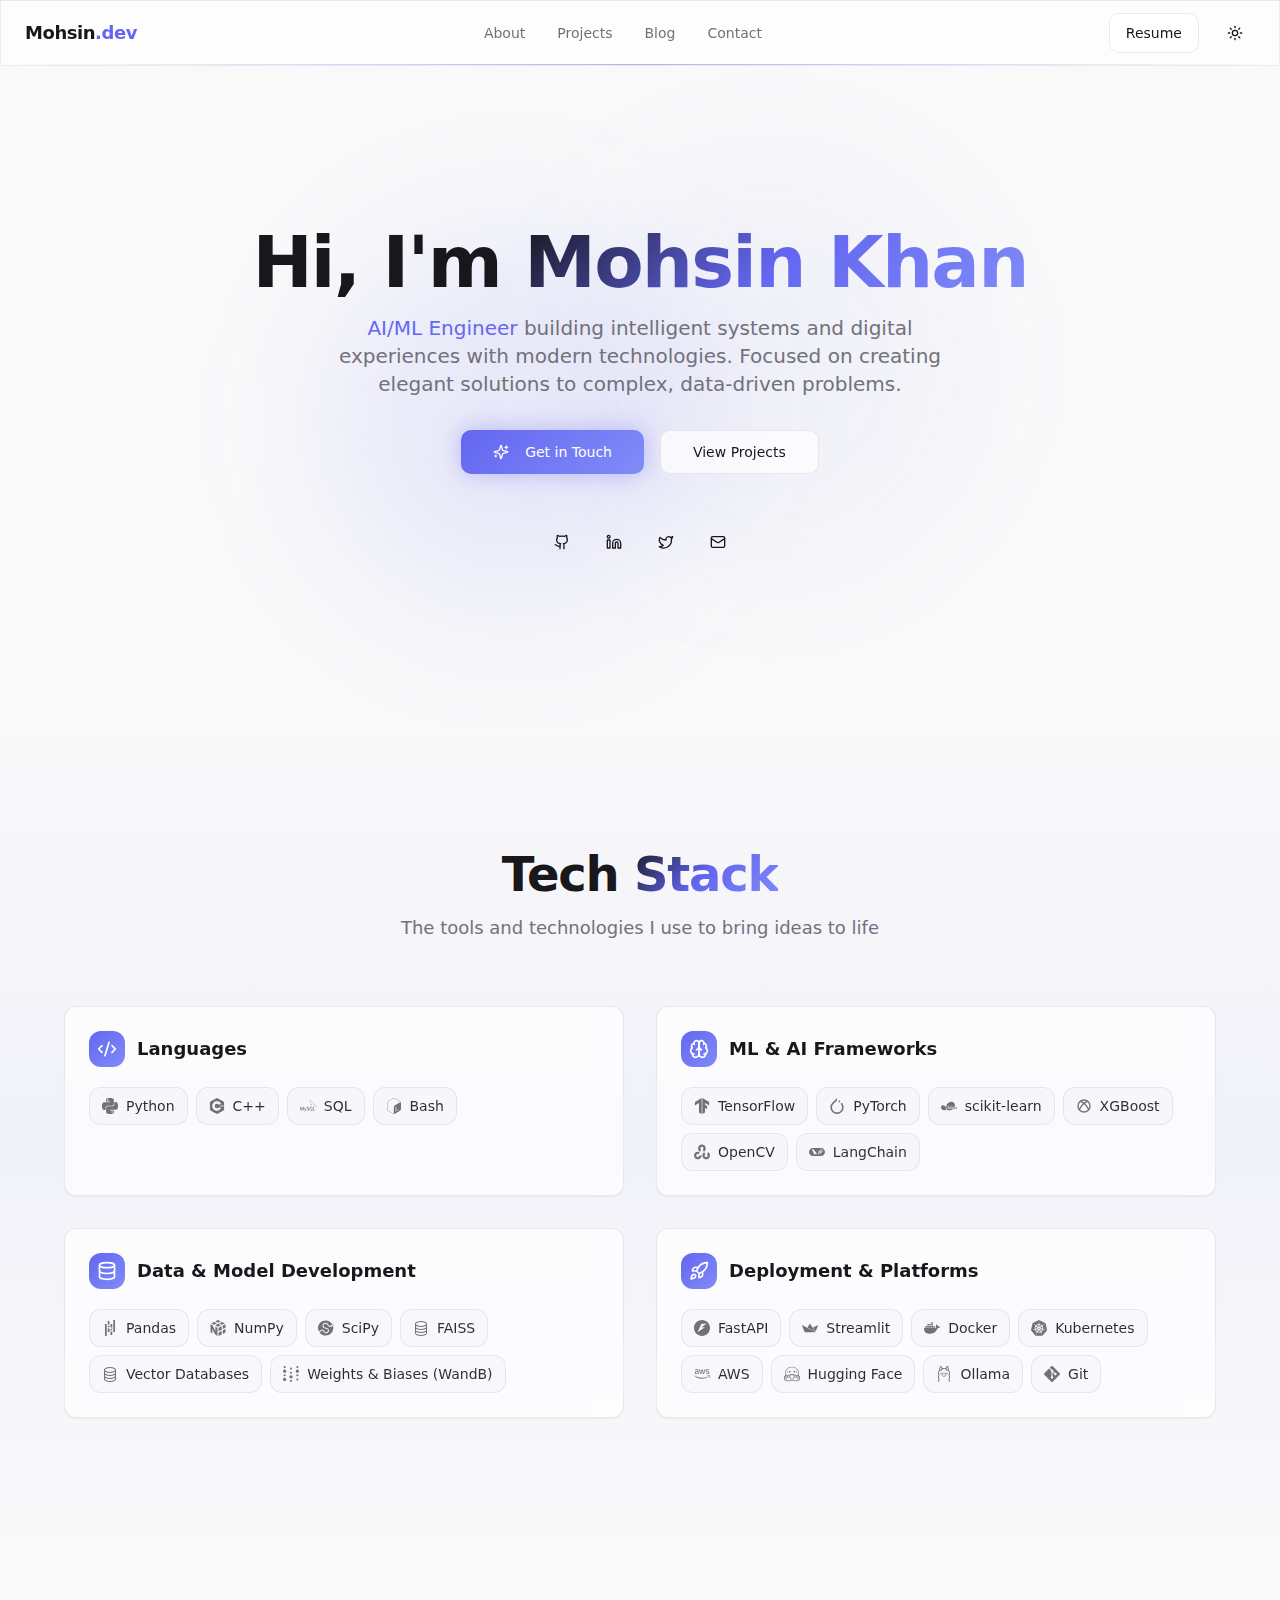
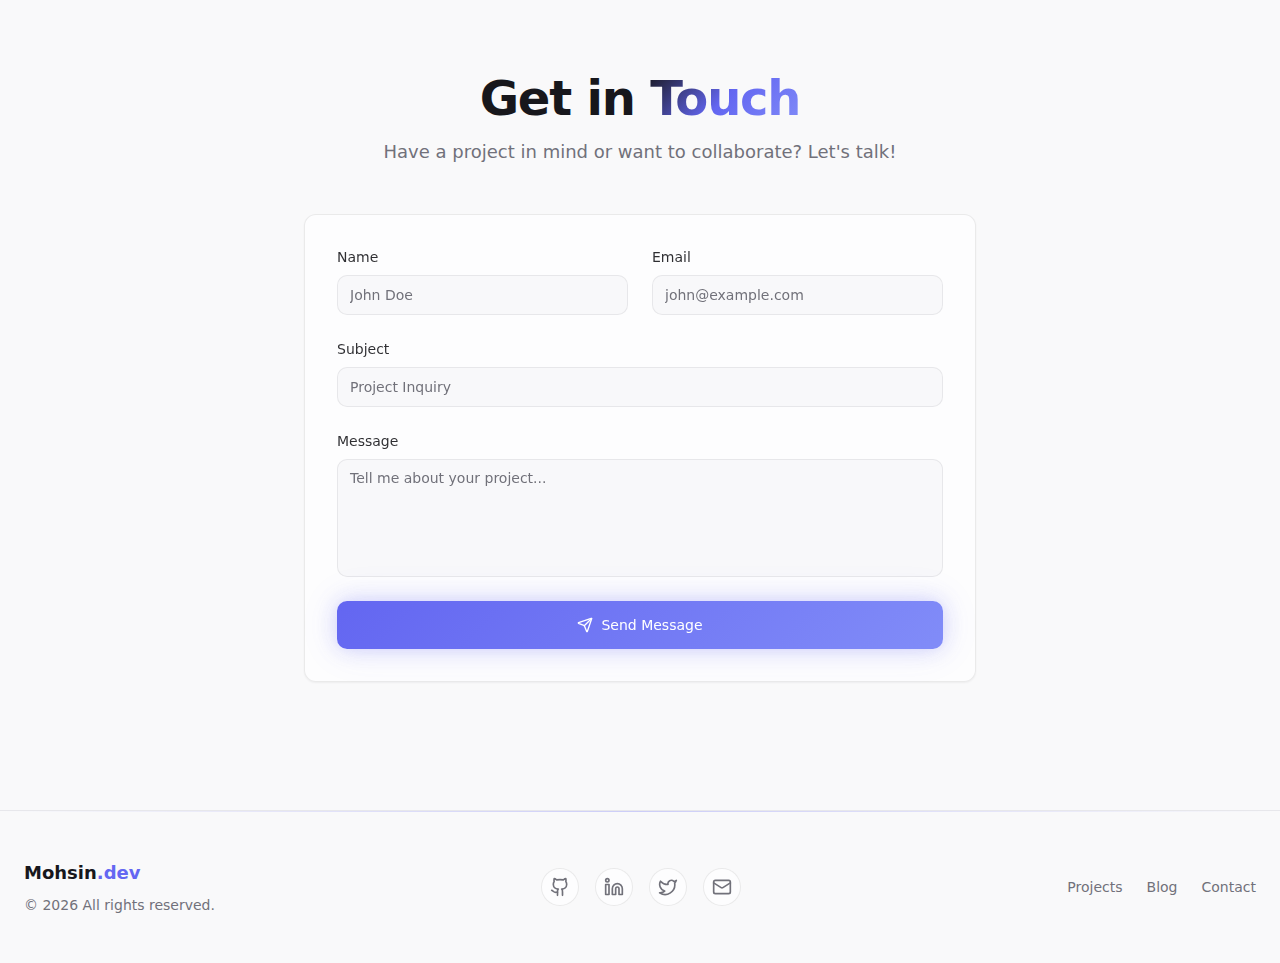
<file: index.html>
<!DOCTYPE html><!--OHz50NgLO55leNgFAEfFM-->
<html lang="en">

<head>
    <meta charSet="utf-8" />
    <meta name="viewport" content="width=device-width, initial-scale=1" />
    <link rel="preload" href="/_next/static/media/36966cca54120369-s.p.woff2" as="font" crossorigin=""
        type="font/woff2" />
    <link rel="preload" href="/_next/static/media/e4af272ccee01ff0-s.p.woff2" as="font" crossorigin=""
        type="font/woff2" />
    <link rel="stylesheet" href="/_next/static/css/35d7ea13da595721.css" data-precedence="next" />
    <link rel="stylesheet" href="/_next/static/css/863ad5b3deaeff02.css" data-precedence="next" />
    <link rel="preload" as="script" fetchPriority="low" href="/_next/static/chunks/webpack-aea67e5c8eb24ced.js" />
    <script src="/_next/static/chunks/4bd1b696-c023c6e3521b1417.js" async=""></script>
    <script src="/_next/static/chunks/255-bc8b3b9a93d25a64.js" async=""></script>
    <script src="/_next/static/chunks/main-app-0e767b34c4348844.js" async=""></script>
    <script src="/_next/static/chunks/app/layout-e51b5dc5a0d84f4d.js" async=""></script>
    <script src="/_next/static/chunks/252-d3a2639d45a6bae5.js" async=""></script>
    <script src="/_next/static/chunks/app/page-85f0d86d84456b72.js" async=""></script>
    <meta name="next-size-adjust" content="" />
    <title>Mohsin Khan - AI/ML Engineer</title>
    <meta name="description"
        content="Junior AI/ML Engineer building intelligent systems and digital experiences with modern technologies." />
    <meta name="generator" content="v0.app" />
    <link rel="shortcut icon" href="/assets/m.png" />
    <link rel="icon" href="/assets/m.png" />
    <link rel="apple-touch-icon" href="/assets/apple-icon.png" />
    <link rel="icon" href="/assets/icon-dark-32x32.png" type="image/png" sizes="32x32"
        media="(prefers-color-scheme: dark)" />
    <link rel="icon" href="/assets/icon-light-32x32.png" type="image/png" sizes="32x32"
        media="(prefers-color-scheme: light)" />
    <script src="/_next/static/chunks/polyfills-42372ed130431b0a.js" noModule=""></script>
</head>

<body class="min-h-screen bg-background font-sans antialiased __variable_f367f3 __variable_dd5b2f __className_f367f3">
    <div hidden=""><!--$--><!--/$--></div>
    <script>((a, b, c, d, e, f, g, h) => { let i = document.documentElement, j = ["light", "dark"]; function k(b) { var c; (Array.isArray(a) ? a : [a]).forEach(a => { let c = "class" === a, d = c && f ? e.map(a => f[a] || a) : e; c ? (i.classList.remove(...d), i.classList.add(f && f[b] ? f[b] : b)) : i.setAttribute(a, b) }), c = b, h && j.includes(c) && (i.style.colorScheme = c) } if (d) k(d); else try { let a = localStorage.getItem(b) || c, d = g && "system" === a ? window.matchMedia("(prefers-color-scheme: dark)").matches ? "dark" : "light" : a; k(d) } catch (a) { } })("class", "theme", "system", null, ["light", "dark"], null, true, true)</script>
    <div class="min-h-screen bg-background">
        <header class="sticky top-0 z-50 w-full glass">
            <div
                class="absolute inset-x-0 bottom-0 h-px bg-gradient-to-r from-transparent via-primary/50 to-transparent">
            </div>
            <div class="container mx-auto h-16">
                <div class="flex items-center justify-between h-full px-4 md:px-6"><a
                        class="flex items-center space-x-2 group" href="/"><img src="/assets/m.png" alt="Mohsin.dev"
                            class="w-8 h-8 rounded-md" />
                        <span
                            class="font-bold text-lg tracking-tight group-hover:text-primary transition-colors">Mohsin<span
                                class="text-primary">.dev</span></span></a>
                    <nav class="hidden md:flex items-center space-x-8"><a
                            class="nav-link text-sm font-medium transition-colors hover:text-primary text-muted-foreground"
                            href="/#about">About</a><a
                            class="nav-link text-sm font-medium transition-colors hover:text-primary text-muted-foreground"
                            href="/projects/">Projects</a><a
                            class="nav-link text-sm font-medium transition-colors hover:text-primary text-muted-foreground"
                            href="/blog/">Blog</a><a
                            class="nav-link text-sm font-medium transition-colors hover:text-primary text-muted-foreground"
                            href="/#contact">Contact</a></nav>
                    <div class="hidden md:flex items-center space-x-4"><a href="/assets/mohsin_resume.pdf"
                            target="_blank" rel="noopener noreferrer" download="Mohsin_Khan_Resume.pdf"
                            onclick="window.open('/assets/mohsin_resume.pdf', '_blank'); return false;"
                            class="inline-flex items-center justify-center gap-2 whitespace-nowrap rounded-md text-sm font-medium ring-offset-background focus-visible:outline-none focus-visible:ring-2 focus-visible:ring-ring focus-visible:ring-offset-2 disabled:pointer-events-none disabled:opacity-50 [&amp;_svg]:pointer-events-none [&amp;_svg]:size-4 [&amp;_svg]:shrink-0 border bg-background hover:bg-accent hover:text-accent-foreground h-10 px-4 py-2 glass border-primary/30 hover:border-primary hover:glow-sm transition-all">Resume</a><button
                            class="inline-flex items-center justify-center gap-2 whitespace-nowrap rounded-md text-sm font-medium ring-offset-background transition-colors focus-visible:outline-none focus-visible:ring-2 focus-visible:ring-ring focus-visible:ring-offset-2 disabled:pointer-events-none disabled:opacity-50 [&amp;_svg]:pointer-events-none [&amp;_svg]:size-4 [&amp;_svg]:shrink-0 hover:bg-accent hover:text-accent-foreground h-10 w-10"><svg
                                xmlns="http://www.w3.org/2000/svg" width="24" height="24" viewBox="0 0 24 24"
                                fill="none" stroke="currentColor" stroke-width="2" stroke-linecap="round"
                                stroke-linejoin="round"
                                class="lucide lucide-sun h-[1.2rem] w-[1.2rem] rotate-0 scale-100 transition-all dark:-rotate-90 dark:scale-0">
                                <circle cx="12" cy="12" r="4"></circle>
                                <path d="M12 2v2"></path>
                                <path d="M12 20v2"></path>
                                <path d="m4.93 4.93 1.41 1.41"></path>
                                <path d="m17.66 17.66 1.41 1.41"></path>
                                <path d="M2 12h2"></path>
                                <path d="M20 12h2"></path>
                                <path d="m6.34 17.66-1.41 1.41"></path>
                                <path d="m19.07 4.93-1.41 1.41"></path>
                            </svg><svg xmlns="http://www.w3.org/2000/svg" width="24" height="24" viewBox="0 0 24 24"
                                fill="none" stroke="currentColor" stroke-width="2" stroke-linecap="round"
                                stroke-linejoin="round"
                                class="lucide lucide-moon absolute h-[1.2rem] w-[1.2rem] rotate-90 scale-0 transition-all dark:rotate-0 dark:scale-100">
                                <path d="M12 3a6 6 0 0 0 9 9 9 9 0 1 1-9-9Z"></path>
                            </svg><span class="sr-only">Toggle theme</span></button></div><button
                        class="md:hidden p-2 text-muted-foreground hover:text-foreground"><svg
                            xmlns="http://www.w3.org/2000/svg" width="24" height="24" viewBox="0 0 24 24" fill="none"
                            stroke="currentColor" stroke-width="2" stroke-linecap="round" stroke-linejoin="round"
                            class="lucide lucide-menu h-5 w-5">
                            <line x1="4" x2="20" y1="12" y2="12"></line>
                            <line x1="4" x2="20" y1="6" y2="6"></line>
                            <line x1="4" x2="20" y1="18" y2="18"></line>
                        </svg></button>
                </div>
            </div>
        </header>
        <main>
            <section id="about" class="relative py-24 md:py-32 lg:py-40 overflow-hidden">
                <div class="absolute top-1/4 left-1/4 w-96 h-96 bg-primary/10 rounded-full blur-3xl"></div>
                <div class="absolute bottom-1/4 right-1/4 w-96 h-96 bg-primary/5 rounded-full blur-3xl"></div>
                <div class="container mx-auto px-4 md:px-6 relative z-10">
                    <div class="mx-auto max-w-4xl">
                        <div class="flex flex-col items-center justify-center space-y-8 text-center">
                            <div class="space-y-4">
                                <h1 class="text-4xl font-bold tracking-tight sm:text-5xl md:text-6xl lg:text-7xl">Hi,
                                    I&#x27;m<!-- --> <span class="gradient-text">Mohsin Khan</span></h1>
                                <p class="mx-auto max-w-2xl text-lg md:text-xl text-muted-foreground leading-relaxed">
                                    <span class="text-primary font-medium">AI/ML Engineer</span> building intelligent
                                    systems and digital experiences with modern technologies. Focused on creating
                                    elegant solutions to complex, data-driven problems.
                                </p>
                            </div>
                            <div class="flex flex-col sm:flex-row items-center gap-4"><a href="#contact"><button
                                        class="inline-flex items-center justify-center gap-2 whitespace-nowrap text-sm ring-offset-background focus-visible:outline-none focus-visible:ring-2 focus-visible:ring-ring focus-visible:ring-offset-2 disabled:pointer-events-none disabled:opacity-50 [&amp;_svg]:pointer-events-none [&amp;_svg]:size-4 [&amp;_svg]:shrink-0 bg-primary hover:bg-primary/90 h-11 rounded-md gradient-bg glow hover:glow-lg transition-all text-white font-medium px-8"><svg
                                            xmlns="http://www.w3.org/2000/svg" width="24" height="24"
                                            viewBox="0 0 24 24" fill="none" stroke="currentColor" stroke-width="2"
                                            stroke-linecap="round" stroke-linejoin="round"
                                            class="lucide lucide-sparkles mr-2 h-4 w-4">
                                            <path
                                                d="M9.937 15.5A2 2 0 0 0 8.5 14.063l-6.135-1.582a.5.5 0 0 1 0-.962L8.5 9.936A2 2 0 0 0 9.937 8.5l1.582-6.135a.5.5 0 0 1 .963 0L14.063 8.5A2 2 0 0 0 15.5 9.937l6.135 1.581a.5.5 0 0 1 0 .964L15.5 14.063a2 2 0 0 0-1.437 1.437l-1.582 6.135a.5.5 0 0 1-.963 0z">
                                            </path>
                                            <path d="M20 3v4"></path>
                                            <path d="M22 5h-4"></path>
                                            <path d="M4 17v2"></path>
                                            <path d="M5 18H3"></path>
                                        </svg>Get in Touch</button></a><a href="/projects/"><button
                                        class="inline-flex items-center justify-center gap-2 whitespace-nowrap text-sm font-medium ring-offset-background focus-visible:outline-none focus-visible:ring-2 focus-visible:ring-ring focus-visible:ring-offset-2 disabled:pointer-events-none disabled:opacity-50 [&amp;_svg]:pointer-events-none [&amp;_svg]:size-4 [&amp;_svg]:shrink-0 border bg-background hover:bg-accent hover:text-accent-foreground h-11 rounded-md glass border-primary/30 hover:border-primary hover:glow-sm transition-all px-8">View
                                        Projects</button></a></div>
                            <div class="flex items-center gap-3 pt-4"><a target="_blank"
                                    href="https://github.com/Mohsin-Kn"><button
                                        class="inline-flex items-center justify-center gap-2 whitespace-nowrap text-sm font-medium ring-offset-background focus-visible:outline-none focus-visible:ring-2 focus-visible:ring-ring focus-visible:ring-offset-2 disabled:pointer-events-none disabled:opacity-50 [&amp;_svg]:pointer-events-none [&amp;_svg]:size-4 [&amp;_svg]:shrink-0 h-10 w-10 rounded-full hover:bg-primary/10 hover:text-primary transition-all"><svg
                                            xmlns="http://www.w3.org/2000/svg" width="24" height="24"
                                            viewBox="0 0 24 24" fill="none" stroke="currentColor" stroke-width="2"
                                            stroke-linecap="round" stroke-linejoin="round"
                                            class="lucide lucide-github h-5 w-5">
                                            <path
                                                d="M15 22v-4a4.8 4.8 0 0 0-1-3.5c3 0 6-2 6-5.5.08-1.25-.27-2.48-1-3.5.28-1.15.28-2.35 0-3.5 0 0-1 0-3 1.5-2.64-.5-5.36-.5-8 0C6 2 5 2 5 2c-.3 1.15-.3 2.35 0 3.5A5.403 5.403 0 0 0 4 9c0 3.5 3 5.5 6 5.5-.39.49-.68 1.05-.85 1.65-.17.6-.22 1.23-.15 1.85v4">
                                            </path>
                                            <path d="M9 18c-4.51 2-5-2-7-2"></path>
                                        </svg><span class="sr-only">GitHub</span></button></a><a target="_blank"
                                    href="https://www.linkedin.com/in/mohsin-khan-565a73174/"><button
                                        class="inline-flex items-center justify-center gap-2 whitespace-nowrap text-sm font-medium ring-offset-background focus-visible:outline-none focus-visible:ring-2 focus-visible:ring-ring focus-visible:ring-offset-2 disabled:pointer-events-none disabled:opacity-50 [&amp;_svg]:pointer-events-none [&amp;_svg]:size-4 [&amp;_svg]:shrink-0 h-10 w-10 rounded-full hover:bg-primary/10 hover:text-primary transition-all"><svg
                                            xmlns="http://www.w3.org/2000/svg" width="24" height="24"
                                            viewBox="0 0 24 24" fill="none" stroke="currentColor" stroke-width="2"
                                            stroke-linecap="round" stroke-linejoin="round"
                                            class="lucide lucide-linkedin h-5 w-5">
                                            <path
                                                d="M16 8a6 6 0 0 1 6 6v7h-4v-7a2 2 0 0 0-2-2 2 2 0 0 0-2 2v7h-4v-7a6 6 0 0 1 6-6z">
                                            </path>
                                            <rect width="4" height="12" x="2" y="9"></rect>
                                            <circle cx="4" cy="4" r="2"></circle>
                                        </svg><span class="sr-only">LinkedIn</span></button></a><a target="_blank"
                                    href="https://twitter.com"><button
                                        class="inline-flex items-center justify-center gap-2 whitespace-nowrap text-sm font-medium ring-offset-background focus-visible:outline-none focus-visible:ring-2 focus-visible:ring-ring focus-visible:ring-offset-2 disabled:pointer-events-none disabled:opacity-50 [&amp;_svg]:pointer-events-none [&amp;_svg]:size-4 [&amp;_svg]:shrink-0 h-10 w-10 rounded-full hover:bg-primary/10 hover:text-primary transition-all"><svg
                                            xmlns="http://www.w3.org/2000/svg" width="24" height="24"
                                            viewBox="0 0 24 24" fill="none" stroke="currentColor" stroke-width="2"
                                            stroke-linecap="round" stroke-linejoin="round"
                                            class="lucide lucide-twitter h-5 w-5">
                                            <path
                                                d="M22 4s-.7 2.1-2 3.4c1.6 10-9.4 17.3-18 11.6 2.2.1 4.4-.6 6-2C3 15.5.5 9.6 3 5c2.2 2.6 5.6 4.1 9 4-.9-4.2 4-6.6 7-3.8 1.1 0 3-1.2 3-1.2z">
                                            </path>
                                        </svg><span class="sr-only">Twitter</span></button></a><a
                                    href="mailto:mohsinknofficial@gmail.com"><button
                                        class="inline-flex items-center justify-center gap-2 whitespace-nowrap text-sm font-medium ring-offset-background focus-visible:outline-none focus-visible:ring-2 focus-visible:ring-ring focus-visible:ring-offset-2 disabled:pointer-events-none disabled:opacity-50 [&amp;_svg]:pointer-events-none [&amp;_svg]:size-4 [&amp;_svg]:shrink-0 h-10 w-10 rounded-full hover:bg-primary/10 hover:text-primary transition-all"><svg
                                            xmlns="http://www.w3.org/2000/svg" width="24" height="24"
                                            viewBox="0 0 24 24" fill="none" stroke="currentColor" stroke-width="2"
                                            stroke-linecap="round" stroke-linejoin="round"
                                            class="lucide lucide-mail h-5 w-5">
                                            <rect width="20" height="16" x="2" y="4" rx="2"></rect>
                                            <path d="m22 7-8.97 5.7a1.94 1.94 0 0 1-2.06 0L2 7"></path>
                                        </svg><span class="sr-only">Email</span></button></a></div>
                        </div>
                    </div>
                </div>
            </section>
            <section class="relative py-24 md:py-32">
                <div class="absolute inset-0 bg-gradient-to-b from-transparent via-primary/5 to-transparent"></div>
                <div class="container mx-auto px-4 md:px-6 relative z-10">
                    <div class="mx-auto max-w-6xl">
                        <div class="text-center mb-16">
                            <h2 class="text-3xl font-bold tracking-tight sm:text-4xl md:text-5xl mb-4">Tech <span
                                    class="gradient-text">Stack</span></h2>
                            <p class="text-muted-foreground text-lg max-w-2xl mx-auto">The tools and technologies I use
                                to bring ideas to life</p>
                        </div>
                        <div class="grid gap-6 md:gap-8 md:grid-cols-2">
                            <div class="rounded-lg border bg-card text-card-foreground shadow-sm glass card-hover shine p-6 border-border/50"
                                style="animation-delay:0ms">
                                <div class="flex items-center gap-3 mb-5">
                                    <div class="p-2 rounded-lg gradient-bg text-white"><svg
                                            xmlns="http://www.w3.org/2000/svg" width="24" height="24"
                                            viewBox="0 0 24 24" fill="none" stroke="currentColor" stroke-width="2"
                                            stroke-linecap="round" stroke-linejoin="round"
                                            class="lucide lucide-code-xml w-5 h-5">
                                            <path d="m18 16 4-4-4-4"></path>
                                            <path d="m6 8-4 4 4 4"></path>
                                            <path d="m14.5 4-5 16"></path>
                                        </svg></div>
                                    <h3 class="text-lg font-semibold">Languages</h3>
                                </div>
                                <div class="flex flex-wrap gap-2"><span
                                        class="inline-flex items-center gap-2 rounded-lg bg-secondary/50 px-3 py-2 text-sm font-medium text-foreground/90 border border-border/50 transition-all hover:border-primary/50 hover:bg-primary/10 hover:text-primary group"><span
                                            class="text-muted-foreground group-hover:text-primary transition-colors"><svg
                                                stroke="currentColor" fill="currentColor" stroke-width="0" role="img"
                                                viewBox="0 0 24 24" class="w-4 h-4" height="1em" width="1em"
                                                xmlns="http://www.w3.org/2000/svg">
                                                <path
                                                    d="M14.25.18l.9.2.73.26.59.3.45.32.34.34.25.34.16.33.1.3.04.26.02.2-.01.13V8.5l-.05.63-.13.55-.21.46-.26.38-.3.31-.33.25-.35.19-.35.14-.33.1-.3.07-.26.04-.21.02H8.77l-.69.05-.59.14-.5.22-.41.27-.33.32-.27.35-.2.36-.15.37-.1.35-.07.32-.04.27-.02.21v3.06H3.17l-.21-.03-.28-.07-.32-.12-.35-.18-.36-.26-.36-.36-.35-.46-.32-.59-.28-.73-.21-.88-.14-1.05-.05-1.23.06-1.22.16-1.04.24-.87.32-.71.36-.57.4-.44.42-.33.42-.24.4-.16.36-.1.32-.05.24-.01h.16l.06.01h8.16v-.83H6.18l-.01-2.75-.02-.37.05-.34.11-.31.17-.28.25-.26.31-.23.38-.2.44-.18.51-.15.58-.12.64-.1.71-.06.77-.04.84-.02 1.27.05zm-6.3 1.98l-.23.33-.08.41.08.41.23.34.33.22.41.09.41-.09.33-.22.23-.34.08-.41-.08-.41-.23-.33-.33-.22-.41-.09-.41.09zm13.09 3.95l.28.06.32.12.35.18.36.27.36.35.35.47.32.59.28.73.21.88.14 1.04.05 1.23-.06 1.23-.16 1.04-.24.86-.32.71-.36.57-.4.45-.42.33-.42.24-.4.16-.36.09-.32.05-.24.02-.16-.01h-8.22v.82h5.84l.01 2.76.02.36-.05.34-.11.31-.17.29-.25.25-.31.24-.38.2-.44.17-.51.15-.58.13-.64.09-.71.07-.77.04-.84.01-1.27-.04-1.07-.14-.9-.2-.73-.25-.59-.3-.45-.33-.34-.34-.25-.34-.16-.33-.1-.3-.04-.25-.02-.2.01-.13v-5.34l.05-.64.13-.54.21-.46.26-.38.3-.32.33-.24.35-.2.35-.14.33-.1.3-.06.26-.04.21-.02.13-.01h5.84l.69-.05.59-.14.5-.21.41-.28.33-.32.27-.35.2-.36.15-.36.1-.35.07-.32.04-.28.02-.21V6.07h2.09l.14.01zm-6.47 14.25l-.23.33-.08.41.08.41.23.33.33.23.41.08.41-.08.33-.23.23-.33.08-.41-.08-.41-.23-.33-.33-.23-.41-.08-.41.08z">
                                                </path>
                                            </svg></span>Python</span><span
                                        class="inline-flex items-center gap-2 rounded-lg bg-secondary/50 px-3 py-2 text-sm font-medium text-foreground/90 border border-border/50 transition-all hover:border-primary/50 hover:bg-primary/10 hover:text-primary group"><span
                                            class="text-muted-foreground group-hover:text-primary transition-colors"><svg
                                                stroke="currentColor" fill="currentColor" stroke-width="0" role="img"
                                                viewBox="0 0 24 24" class="w-4 h-4" height="1em" width="1em"
                                                xmlns="http://www.w3.org/2000/svg">
                                                <path
                                                    d="M22.394 6c-.167-.29-.398-.543-.652-.69L12.926.22c-.509-.294-1.34-.294-1.848 0L2.26 5.31c-.508.293-.923 1.013-.923 1.6v10.18c0 .294.104.62.271.91.167.29.398.543.652.69l8.816 5.09c.508.293 1.34.293 1.848 0l8.816-5.09c.254-.147.485-.4.652-.69.167-.29.27-.616.27-.91V6.91c.003-.294-.1-.62-.268-.91zM12 19.11c-3.92 0-7.109-3.19-7.109-7.11 0-3.92 3.19-7.11 7.11-7.11a7.133 7.133 0 016.156 3.553l-3.076 1.78a3.567 3.567 0 00-3.08-1.78A3.56 3.56 0 008.444 12 3.56 3.56 0 0012 15.555a3.57 3.57 0 003.08-1.778l3.078 1.78A7.135 7.135 0 0112 19.11zm7.11-6.715h-.79v.79h-.79v-.79h-.79v-.79h.79v-.79h.79v.79h.79zm2.962 0h-.79v.79h-.79v-.79h-.79v-.79h.79v-.79h.79v.79h.79z">
                                                </path>
                                            </svg></span>C++</span><span
                                        class="inline-flex items-center gap-2 rounded-lg bg-secondary/50 px-3 py-2 text-sm font-medium text-foreground/90 border border-border/50 transition-all hover:border-primary/50 hover:bg-primary/10 hover:text-primary group"><span
                                            class="text-muted-foreground group-hover:text-primary transition-colors"><svg
                                                stroke="currentColor" fill="currentColor" stroke-width="0" role="img"
                                                viewBox="0 0 24 24" class="w-4 h-4" height="1em" width="1em"
                                                xmlns="http://www.w3.org/2000/svg">
                                                <path
                                                    d="M16.405 5.501c-.115 0-.193.014-.274.033v.013h.014c.054.104.146.18.214.273.054.107.1.214.154.32l.014-.015c.094-.066.14-.172.14-.333-.04-.047-.046-.094-.08-.14-.04-.067-.126-.1-.18-.153zM5.77 18.695h-.927a50.854 50.854 0 00-.27-4.41h-.008l-1.41 4.41H2.45l-1.4-4.41h-.01a72.892 72.892 0 00-.195 4.41H0c.055-1.966.192-3.81.41-5.53h1.15l1.335 4.064h.008l1.347-4.064h1.095c.242 2.015.384 3.86.428 5.53zm4.017-4.08c-.378 2.045-.876 3.533-1.492 4.46-.482.716-1.01 1.073-1.583 1.073-.153 0-.34-.046-.566-.138v-.494c.11.017.24.026.386.026.268 0 .483-.075.647-.222.197-.18.295-.382.295-.605 0-.155-.077-.47-.23-.944L6.23 14.615h.91l.727 2.36c.164.536.233.91.205 1.123.4-1.064.678-2.227.835-3.483zm12.325 4.08h-2.63v-5.53h.885v4.85h1.745zm-3.32.135l-1.016-.5c.09-.076.177-.158.255-.25.433-.506.648-1.258.648-2.253 0-1.83-.718-2.746-2.155-2.746-.704 0-1.254.232-1.65.697-.43.508-.646 1.256-.646 2.245 0 .972.19 1.686.574 2.14.35.41.877.615 1.583.615.264 0 .506-.033.725-.098l1.325.772.36-.622zM15.5 17.588c-.225-.36-.337-.94-.337-1.736 0-1.393.424-2.09 1.27-2.09.443 0 .77.167.977.5.224.362.336.936.336 1.723 0 1.404-.424 2.108-1.27 2.108-.445 0-.77-.167-.978-.5zm-1.658-.425c0 .47-.172.856-.516 1.156-.344.3-.803.45-1.384.45-.543 0-1.064-.172-1.573-.515l.237-.476c.438.22.833.328 1.19.328.332 0 .593-.073.783-.22a.754.754 0 00.3-.615c0-.33-.23-.61-.648-.845-.388-.213-1.163-.657-1.163-.657-.422-.307-.632-.636-.632-1.177 0-.45.157-.81.47-1.085.315-.278.72-.415 1.22-.415.512 0 .98.136 1.4.41l-.213.476a2.726 2.726 0 00-1.064-.23c-.283 0-.502.068-.654.206a.685.685 0 00-.248.524c0 .328.234.61.666.85.393.215 1.187.67 1.187.67.433.305.648.63.648 1.168zm9.382-5.852c-.535-.014-.95.04-1.297.188-.1.04-.26.04-.274.167.055.053.063.14.11.214.08.134.218.313.346.407.14.11.28.216.427.31.26.16.555.255.81.416.145.094.293.213.44.313.073.05.12.14.214.172v-.02c-.046-.06-.06-.147-.105-.214-.067-.067-.134-.127-.2-.193a3.223 3.223 0 00-.695-.675c-.214-.146-.682-.35-.77-.595l-.013-.014c.146-.013.32-.066.46-.106.227-.06.435-.047.67-.106.106-.027.213-.06.32-.094v-.06c-.12-.12-.21-.283-.334-.395a8.867 8.867 0 00-1.104-.823c-.21-.134-.476-.22-.697-.334-.08-.04-.214-.06-.26-.127-.12-.146-.19-.34-.275-.514a17.69 17.69 0 01-.547-1.163c-.12-.262-.193-.523-.34-.763-.69-1.137-1.437-1.826-2.586-2.5-.247-.14-.543-.2-.856-.274-.167-.008-.334-.02-.5-.027-.11-.047-.216-.174-.31-.235-.38-.24-1.364-.76-1.644-.072-.18.434.267.862.422 1.082.115.153.26.328.34.5.047.116.06.235.107.356.106.294.207.622.347.897.073.14.153.287.247.413.054.073.146.107.167.227-.094.136-.1.334-.154.5-.24.757-.146 1.693.194 2.25.107.166.362.534.703.393.3-.12.234-.5.32-.835.02-.08.007-.133.048-.187v.015c.094.188.188.367.274.555.206.328.566.668.867.895.16.12.287.328.487.402v-.02h-.015c-.043-.058-.1-.086-.154-.133a3.445 3.445 0 01-.35-.4 8.76 8.76 0 01-.747-1.218c-.11-.21-.202-.436-.29-.643-.04-.08-.04-.2-.107-.24-.1.146-.247.273-.32.453-.127.288-.14.642-.188 1.01-.027.007-.014 0-.027.014-.214-.052-.287-.274-.367-.46-.2-.475-.233-1.238-.06-1.785.047-.14.247-.582.167-.716-.042-.127-.174-.2-.247-.303a2.478 2.478 0 01-.24-.427c-.16-.374-.24-.788-.414-1.162-.08-.173-.22-.354-.334-.513-.127-.18-.267-.307-.368-.52-.033-.073-.08-.194-.027-.274.014-.054.042-.075.094-.09.088-.072.335.022.422.062.247.1.455.194.662.334.094.066.195.193.315.226h.14c.214.047.455.014.655.073.355.114.675.28.962.46a5.953 5.953 0 012.085 2.286c.08.154.115.295.188.455.14.33.313.663.455.982.14.315.275.636.476.897.1.14.502.213.682.286.133.06.34.115.46.188.23.14.454.3.67.454.11.076.443.243.463.378z">
                                                </path>
                                            </svg></span>SQL</span><span
                                        class="inline-flex items-center gap-2 rounded-lg bg-secondary/50 px-3 py-2 text-sm font-medium text-foreground/90 border border-border/50 transition-all hover:border-primary/50 hover:bg-primary/10 hover:text-primary group"><span
                                            class="text-muted-foreground group-hover:text-primary transition-colors"><svg
                                                stroke="currentColor" fill="currentColor" stroke-width="0" role="img"
                                                viewBox="0 0 24 24" class="w-4 h-4" height="1em" width="1em"
                                                xmlns="http://www.w3.org/2000/svg">
                                                <path
                                                    d="M21.038,4.9l-7.577-4.498C13.009,0.134,12.505,0,12,0c-0.505,0-1.009,0.134-1.462,0.403L2.961,4.9 C2.057,5.437,1.5,6.429,1.5,7.503v8.995c0,1.073,0.557,2.066,1.462,2.603l7.577,4.497C10.991,23.866,11.495,24,12,24 c0.505,0,1.009-0.134,1.461-0.402l7.577-4.497c0.904-0.537,1.462-1.529,1.462-2.603V7.503C22.5,6.429,21.943,5.437,21.038,4.9z M15.17,18.946l0.013,0.646c0.001,0.078-0.05,0.167-0.111,0.198l-0.383,0.22c-0.061,0.031-0.111-0.007-0.112-0.085L14.57,19.29 c-0.328,0.136-0.66,0.169-0.872,0.084c-0.04-0.016-0.057-0.075-0.041-0.142l0.139-0.584c0.011-0.046,0.036-0.092,0.069-0.121 c0.012-0.011,0.024-0.02,0.036-0.026c0.022-0.011,0.043-0.014,0.062-0.006c0.229,0.077,0.521,0.041,0.802-0.101 c0.357-0.181,0.596-0.545,0.592-0.907c-0.003-0.328-0.181-0.465-0.613-0.468c-0.55,0.001-1.064-0.107-1.072-0.917 c-0.007-0.667,0.34-1.361,0.889-1.8l-0.007-0.652c-0.001-0.08,0.048-0.168,0.111-0.2l0.37-0.236 c0.061-0.031,0.111,0.007,0.112,0.087l0.006,0.653c0.273-0.109,0.511-0.138,0.726-0.088c0.047,0.012,0.067,0.076,0.048,0.151 l-0.144,0.578c-0.011,0.044-0.036,0.088-0.065,0.116c-0.012,0.012-0.025,0.021-0.038,0.028c-0.019,0.01-0.038,0.013-0.057,0.009 c-0.098-0.022-0.332-0.073-0.699,0.113c-0.385,0.195-0.52,0.53-0.517,0.778c0.003,0.297,0.155,0.387,0.681,0.396 c0.7,0.012,1.003,0.318,1.01,1.023C16.105,17.747,15.736,18.491,15.17,18.946z M19.143,17.859c0,0.06-0.008,0.116-0.058,0.145 l-1.916,1.164c-0.05,0.029-0.09,0.004-0.09-0.056v-0.494c0-0.06,0.037-0.093,0.087-0.122l1.887-1.129 c0.05-0.029,0.09-0.004,0.09,0.056V17.859z M20.459,6.797l-7.168,4.427c-0.894,0.523-1.553,1.109-1.553,2.187v8.833 c0,0.645,0.26,1.063,0.66,1.184c-0.131,0.023-0.264,0.039-0.398,0.039c-0.42,0-0.833-0.114-1.197-0.33L3.226,18.64 c-0.741-0.44-1.201-1.261-1.201-2.142V7.503c0-0.881,0.46-1.702,1.201-2.142l7.577-4.498c0.363-0.216,0.777-0.33,1.197-0.33 c0.419,0,0.833,0.114,1.197,0.33l7.577,4.498c0.624,0.371,1.046,1.013,1.164,1.732C21.686,6.557,21.12,6.411,20.459,6.797z">
                                                </path>
                                            </svg></span>Bash</span></div>
                            </div>
                            <div class="rounded-lg border bg-card text-card-foreground shadow-sm glass card-hover shine p-6 border-border/50"
                                style="animation-delay:100ms">
                                <div class="flex items-center gap-3 mb-5">
                                    <div class="p-2 rounded-lg gradient-bg text-white"><svg
                                            xmlns="http://www.w3.org/2000/svg" width="24" height="24"
                                            viewBox="0 0 24 24" fill="none" stroke="currentColor" stroke-width="2"
                                            stroke-linecap="round" stroke-linejoin="round"
                                            class="lucide lucide-brain w-5 h-5">
                                            <path
                                                d="M12 5a3 3 0 1 0-5.997.125 4 4 0 0 0-2.526 5.77 4 4 0 0 0 .556 6.588A4 4 0 1 0 12 18Z">
                                            </path>
                                            <path
                                                d="M12 5a3 3 0 1 1 5.997.125 4 4 0 0 1 2.526 5.77 4 4 0 0 1-.556 6.588A4 4 0 1 1 12 18Z">
                                            </path>
                                            <path d="M15 13a4.5 4.5 0 0 1-3-4 4.5 4.5 0 0 1-3 4"></path>
                                            <path d="M17.599 6.5a3 3 0 0 0 .399-1.375"></path>
                                            <path d="M6.003 5.125A3 3 0 0 0 6.401 6.5"></path>
                                            <path d="M3.477 10.896a4 4 0 0 1 .585-.396"></path>
                                            <path d="M19.938 10.5a4 4 0 0 1 .585.396"></path>
                                            <path d="M6 18a4 4 0 0 1-1.967-.516"></path>
                                            <path d="M19.967 17.484A4 4 0 0 1 18 18"></path>
                                        </svg></div>
                                    <h3 class="text-lg font-semibold">ML &amp; AI Frameworks</h3>
                                </div>
                                <div class="flex flex-wrap gap-2"><span
                                        class="inline-flex items-center gap-2 rounded-lg bg-secondary/50 px-3 py-2 text-sm font-medium text-foreground/90 border border-border/50 transition-all hover:border-primary/50 hover:bg-primary/10 hover:text-primary group"><span
                                            class="text-muted-foreground group-hover:text-primary transition-colors"><svg
                                                stroke="currentColor" fill="currentColor" stroke-width="0" role="img"
                                                viewBox="0 0 24 24" class="w-4 h-4" height="1em" width="1em"
                                                xmlns="http://www.w3.org/2000/svg">
                                                <path
                                                    d="M1.292 5.856L11.54 0v24l-4.095-2.378V7.603l-6.168 3.564.015-5.31zm21.43 5.311l-.014-5.31L12.46 0v24l4.095-2.378V14.87l3.092 1.788-.018-4.618-3.074-1.756V7.603l6.168 3.564z">
                                                </path>
                                            </svg></span>TensorFlow</span><span
                                        class="inline-flex items-center gap-2 rounded-lg bg-secondary/50 px-3 py-2 text-sm font-medium text-foreground/90 border border-border/50 transition-all hover:border-primary/50 hover:bg-primary/10 hover:text-primary group"><span
                                            class="text-muted-foreground group-hover:text-primary transition-colors"><svg
                                                stroke="currentColor" fill="currentColor" stroke-width="0" role="img"
                                                viewBox="0 0 24 24" class="w-4 h-4" height="1em" width="1em"
                                                xmlns="http://www.w3.org/2000/svg">
                                                <path
                                                    d="M12.005 0L4.952 7.053a9.865 9.865 0 000 14.022 9.866 9.866 0 0014.022 0c3.984-3.9 3.986-10.205.085-14.023l-1.744 1.743c2.904 2.905 2.904 7.634 0 10.538s-7.634 2.904-10.538 0-2.904-7.634 0-10.538l4.647-4.646.582-.665zm3.568 3.899a1.327 1.327 0 00-1.327 1.327 1.327 1.327 0 001.327 1.328A1.327 1.327 0 0016.9 5.226 1.327 1.327 0 0015.573 3.9z">
                                                </path>
                                            </svg></span>PyTorch</span><span
                                        class="inline-flex items-center gap-2 rounded-lg bg-secondary/50 px-3 py-2 text-sm font-medium text-foreground/90 border border-border/50 transition-all hover:border-primary/50 hover:bg-primary/10 hover:text-primary group"><span
                                            class="text-muted-foreground group-hover:text-primary transition-colors"><svg
                                                stroke="currentColor" fill="currentColor" stroke-width="0" role="img"
                                                viewBox="0 0 24 24" class="w-4 h-4" height="1em" width="1em"
                                                xmlns="http://www.w3.org/2000/svg">
                                                <path
                                                    d="M15.601 5.53c-1.91.035-3.981.91-5.63 2.56-2.93 2.93-2.083 8.53-1.088 9.525.805.804 6.595 1.843 9.526-1.088a9.74 9.74 0 0 0 .584-.643c.043-.292.205-.66.489-1.106a1.848 1.848 0 0 1-.537.176c-.144.265-.37.55-.676.855-.354.335-.607.554-.76.656a.795.795 0 0 1-.437.152c-.35 0-.514-.308-.494-.924-.22.316-.425.549-.612.7a.914.914 0 0 1-.578.224c-.194 0-.36-.09-.496-.273a1.03 1.03 0 0 1-.193-.507 4.016 4.016 0 0 1-.726.583c-.224.132-.47.197-.74.197-.3 0-.543-.096-.727-.288a.978.978 0 0 1-.257-.524v.004c-.3.276-.564.48-.79.611a1.295 1.295 0 0 1-.649.197.693.693 0 0 1-.571-.275c-.145-.183-.218-.43-.218-.739 0-.464.101-1.02.302-1.67.201-.65.445-1.25.733-1.797l.842-.312a.21.21 0 0 1 .06-.013c.063 0 .116.047.157.14.04.095.061.221.061.38 0 .451-.104.888-.312 1.31-.207.422-.532.873-.974 1.352-.018.23-.027.388-.027.474 0 .193.036.345.106.458.071.113.165.169.282.169a.71.71 0 0 0 .382-.13c.132-.084.333-.26.602-.523.028-.418.187-.798.482-1.142.324-.38.685-.569 1.08-.569.206 0 .37.054.494.16a.524.524 0 0 1 .186.417c0 .458-.486.829-1.459 1.114.088.43.32.646.693.646a.807.807 0 0 0 .417-.117c.129-.076.321-.243.575-.497.032-.252.118-.495.259-.728.182-.3.416-.544.701-.73.285-.185.537-.278.756-.278.276 0 .47.127.58.381l.677-.374h.186l-.292.971c-.15.488-.226.823-.226 1.004 0 .19.067.285.202.285.086 0 .181-.045.285-.137.104-.092.25-.232.437-.42v.001c.143-.155.274-.32.392-.494-.19-.084-.285-.21-.285-.375 0-.17.058-.352.174-.545.116-.194.275-.29.479-.29.172 0 .258.088.258.265 0 .139-.05.338-.149.596.367-.04.687-.32.961-.842l.228-.01c1.059-2.438.828-5.075-.83-6.732-1.019-1.02-2.408-1.5-3.895-1.471zm4.725 8.203a8.938 8.938 0 0 1-1.333 2.151 1.09 1.09 0 0 0-.012.147c0 .168.047.309.14.423.092.113.206.17.34.17.296 0 .714-.264 1.254-.787-.001.04-.003.08-.003.121 0 .146.012.368.036.666l.733-.172c0-.2.003-.357.01-.474.01-.157.033-.33.066-.517.02-.11.07-.216.152-.315l.186-.216a5.276 5.276 0 0 1 .378-.397c.062-.055.116-.099.162-.13a.26.26 0 0 1 .123-.046c.055 0 .083.035.083.106 0 .07-.052.236-.156.497-.194.486-.292.848-.292 1.084 0 .175.046.314.136.418a.45.45 0 0 0 .358.155c.365 0 .803-.269 1.313-.808v-.381c-.361.426-.623.64-.784.64-.109 0-.163-.067-.163-.2 0-.1.065-.316.195-.65.19-.486.285-.836.285-1.048a.464.464 0 0 0-.112-.319.36.36 0 0 0-.282-.127c-.165 0-.354.077-.567.233-.213.156-.5.436-.863.84.053-.262.165-.622.335-1.08l-.809.156a6.54 6.54 0 0 0-.399 1.074c-.04.156-.07.316-.092.48a7.447 7.447 0 0 1-.49.45.38.38 0 0 1-.229.08.208.208 0 0 1-.174-.082.352.352 0 0 1-.064-.222c0-.1.019-.214.056-.343.038-.13.12-.373.249-.731l.308-.849zm-17.21-2.927c-.863-.016-1.67.263-2.261.854-1.352 1.352-1.07 3.827.631 5.527 1.7 1.701 4.95 1.21 5.527.632.467-.466 1.07-3.827-.631-5.527-.957-.957-2.158-1.465-3.267-1.486zm12.285.358h.166v.21H15.4zm.427 0h.166v.865l.46-.455h.195l-.364.362.428.684h-.198l-.357-.575-.164.166v.41h-.166zm1.016 0h.166v.21h-.166zm.481.122h.166v.288h.172v.135h-.172v.717c0 .037.006.062.02.075.012.013.037.02.074.02a.23.23 0 0 0 .078-.01v.141a.802.802 0 0 1-.136.014.23.23 0 0 1-.15-.043.15.15 0 0 1-.052-.123v-.79h-.141v-.136h.141zm-3.562.258c.081 0 .15.012.207.038.057.024.1.061.13.11s.045.106.045.173h-.176c-.006-.111-.075-.167-.208-.167a.285.285 0 0 0-.164.041.134.134 0 0 0-.06.117c0 .035.015.065.045.088.03.024.08.044.15.06l.16.039a.47.47 0 0 1 .224.105c.047.046.07.108.07.186a.3.3 0 0 1-.052.175.327.327 0 0 1-.152.116.585.585 0 0 1-.226.041c-.136 0-.24-.03-.309-.088-.069-.059-.105-.149-.109-.269h.176c.004.037.01.065.017.084a.166.166 0 0 0 .034.054c.044.043.112.065.204.065a.31.31 0 0 0 .177-.045.139.139 0 0 0 .067-.119.116.116 0 0 0-.038-.09.287.287 0 0 0-.124-.055l-.156-.038a1.248 1.248 0 0 1-.159-.05.359.359 0 0 1-.098-.061.22.22 0 0 1-.058-.083.32.32 0 0 1-.016-.108c0-.096.036-.174.109-.232a.45.45 0 0 1 .29-.087zm1.035 0a.46.46 0 0 1 .202.043.351.351 0 0 1 .187.212.577.577 0 0 1 .023.126h-.168a.256.256 0 0 0-.078-.168.242.242 0 0 0-.17-.06.248.248 0 0 0-.155.05.306.306 0 0 0-.1.144.662.662 0 0 0-.034.224.58.58 0 0 0 .035.214.299.299 0 0 0 .101.135.261.261 0 0 0 .157.048c.142 0 .227-.084.256-.252h.167a.519.519 0 0 1-.065.22.35.35 0 0 1-.146.138.464.464 0 0 1-.216.048.448.448 0 0 1-.246-.066.441.441 0 0 1-.161-.192.703.703 0 0 1-.057-.293c0-.085.01-.163.032-.233a.522.522 0 0 1 .095-.182.403.403 0 0 1 .15-.117.453.453 0 0 1 .191-.04zm.603.03h.166v1.046H15.4zm1.443 0h.166v1.046h-.166zm-5.05.618c-.08 0-.2.204-.356.611-.155.407-.308.977-.459 1.71.281-.312.509-.662.683-1.05.175-.387.262-.72.262-.999a.455.455 0 0 0-.036-.197c-.025-.05-.056-.075-.093-.075zm4.662 1.797c-.221 0-.431.188-.629.563-.197.376-.296.722-.296 1.038 0 .12.029.216.088.29a.273.273 0 0 0 .223.111c.221 0 .43-.188.625-.565.196-.377.294-.725.294-1.043a.457.457 0 0 0-.083-.29.269.269 0 0 0-.222-.104zm-2.848.007c-.146 0-.285.11-.417.333-.133.222-.2.51-.2.866.566-.159.849-.452.849-.881 0-.212-.077-.318-.232-.318Z">
                                                </path>
                                            </svg></span>scikit-learn</span><span
                                        class="inline-flex items-center gap-2 rounded-lg bg-secondary/50 px-3 py-2 text-sm font-medium text-foreground/90 border border-border/50 transition-all hover:border-primary/50 hover:bg-primary/10 hover:text-primary group"><span
                                            class="text-muted-foreground group-hover:text-primary transition-colors"><svg
                                                stroke="currentColor" fill="none" stroke-width="2" viewBox="0 0 24 24"
                                                stroke-linecap="round" stroke-linejoin="round" class="w-4 h-4"
                                                height="1em" width="1em" xmlns="http://www.w3.org/2000/svg">
                                                <path d="M12 12m-9 0a9 9 0 1 0 18 0a9 9 0 1 0 -18 0"></path>
                                                <path d="M6.5 5c7.72 2.266 10.037 7.597 12.5 12.5"></path>
                                                <path d="M17.5 5c-7.72 2.266 -10.037 7.597 -12.5 12.5"></path>
                                            </svg></span>XGBoost</span><span
                                        class="inline-flex items-center gap-2 rounded-lg bg-secondary/50 px-3 py-2 text-sm font-medium text-foreground/90 border border-border/50 transition-all hover:border-primary/50 hover:bg-primary/10 hover:text-primary group"><span
                                            class="text-muted-foreground group-hover:text-primary transition-colors"><svg
                                                stroke="currentColor" fill="currentColor" stroke-width="0" role="img"
                                                viewBox="0 0 24 24" class="w-4 h-4" height="1em" width="1em"
                                                xmlns="http://www.w3.org/2000/svg">
                                                <path
                                                    d="M11.8992.8525C8.735.8525 6.17 3.4175 6.17 6.5817c0 2.102 1.1321 3.9398 2.8198 4.9366l1.6412-2.7849c.0411-.0699.0176-.1593-.0495-.2048-.6233-.4227-1.0328-1.137-1.0328-1.947 0-1.298 1.0524-2.3504 2.3505-2.3504 1.2981 0 2.3505 1.0524 2.3505 2.3505 0 .8098-.4095 1.5242-1.0328 1.947-.0671.0454-.0907.1348-.0495.2047l1.6414 2.785c1.6878-.9969 2.8199-2.8346 2.8199-4.9367 0-3.1642-2.5653-5.7292-5.7295-5.7292zm-6.17 10.8366C2.565 11.6891 0 14.2541 0 17.4183c0 3.1642 2.565 5.7292 5.7292 5.7292 3.1798 0 5.8074-2.6995 5.7275-5.8762H8.2313c-.0847 0-.1513.0717-.1519.1564-.0082 1.266-1.0644 2.3411-2.3502 2.3411-1.2981 0-2.3505-1.0524-2.3505-2.3505 0-1.2982 1.0524-2.3505 2.3505-2.3505.34 0 .663.0724.9547.2022.0713.0318.1566.0077.1962-.0595l1.6464-2.7935c-.8273-.4636-1.7815-.7279-2.7973-.7279zm15.4424.7614l-1.6366 2.7878c-.041.07-.0172.1594.05.2048.624.4217 1.0348 1.1354 1.0363 1.9452.0022 1.298-1.0483 2.352-2.3465 2.3542-1.298.0023-2.3523-1.0482-2.3545-2.3462-.0015-.8098.4068-1.5248 1.0294-1.9486.067-.0457.0905-.1353.0492-.2051l-1.6464-2.7818c-1.6859.9998-2.8146 2.8394-2.811 4.9415.0056 3.1641 2.575 5.7248 5.7393 5.7192 3.1641-.0054 5.7246-2.575 5.7192-5.7392-.0037-2.1022-1.139-3.938-2.8284-4.9318z">
                                                </path>
                                            </svg></span>OpenCV</span><span
                                        class="inline-flex items-center gap-2 rounded-lg bg-secondary/50 px-3 py-2 text-sm font-medium text-foreground/90 border border-border/50 transition-all hover:border-primary/50 hover:bg-primary/10 hover:text-primary group"><span
                                            class="text-muted-foreground group-hover:text-primary transition-colors"><svg
                                                stroke="currentColor" fill="currentColor" stroke-width="0" role="img"
                                                viewBox="0 0 24 24" class="w-4 h-4" height="1em" width="1em"
                                                xmlns="http://www.w3.org/2000/svg">
                                                <path
                                                    d="M6.0988 5.9175C2.7359 5.9175 0 8.6462 0 12s2.736 6.0825 6.0988 6.0825h11.8024C21.2641 18.0825 24 15.3538 24 12s-2.736-6.0825-6.0988-6.0825ZM5.9774 7.851c.493.0124 1.02.2496 1.273.6228.3673.4592.4778 1.0668.8944 1.4932.5604.6118 1.199 1.1505 1.7161 1.802.4892.5954.8386 1.2937 1.1436 1.9975.1244.2335.1257.5202.31.7197.0908.1204.5346.4483.4383.5645.0555.1204.4702.286.3263.4027-.1944.04-.4129.0476-.5616-.1074-.0549.126-.183.0596-.2819.0432a4 4 0 0 0-.025.0736c-.3288.0219-.5754-.3126-.732-.565-.3111-.168-.6642-.2702-.982-.446-.0182.2895.0452.6485-.231.8353-.014.5565.8436.0656.9222.4804-.061.0067-.1286-.0095-.1774.0373-.2239.2172-.4805-.1645-.7385-.007-.3464.174-.3808.3161-.8096.352-.0237-.0359-.0143-.0592.0059-.0811.1207-.1399.1295-.3046.3356-.3643-.2122-.0334-.3899.0833-.5686.1757-.2323.095-.2304-.2141-.5878.0164-.0396-.0322-.0208-.0615.0018-.0864.0908-.1107.2102-.127.345-.1208-.663-.3686-.9751.4507-1.2813.0432-.092.0243-.1265.1068-.1845.1652-.05-.0548-.0123-.1212-.0099-.1857-.0598-.028-.1356-.041-.1179-.1366-.1171-.0395-.1988.0295-.286.0952-.0787-.0608.0532-.1492.0776-.2125.0702-.1216.23-.025.3111-.1126.2306-.1308.552.0814.8155.0455.203.0255.4544-.1825.3526-.39-.2171-.2767-.179-.6386-.1839-.9695-.0268-.1929-.491-.4382-.6252-.6462-.1659-.1873-.295-.4047-.4243-.6182-.4666-.9008-.3198-2.0584-.9077-2.8947-.266.1466-.6125.0774-.8418-.119-.1238.1125-.1292.2598-.139.4161-.297-.2962-.2593-.8559-.022-1.1855.0969-.1302.2127-.2373.342-.3316.0292-.0213.0391-.0419.0385-.0747.1174-.5267.5764-.7391 1.0694-.7267m12.4071.46c.5575 0 1.0806.2159 1.474.6082s.61.9145.61 1.4704c0 .556-.2167 1.078-.61 1.4698v.0006l-.902.8995a2.08 2.08 0 0 1-.8597.5166l-.0164.0047-.0058.0164a2.05 2.05 0 0 1-.474.7308l-.9018.8995c-.3934.3924-.917.6083-1.4745.6083s-1.0806-.216-1.474-.6083c-.813-.8107-.813-2.1294 0-2.9402l.9019-.8995a2.056 2.056 0 0 1 .858-.5143l.017-.0053.0058-.0158a2.07 2.07 0 0 1 .4752-.7337l.9018-.8995c.3934-.3924.9171-.6083 1.4745-.6083zm0 .8965a1.18 1.18 0 0 0-.8388.3462l-.9018.8995a1.181 1.181 0 0 0-.3427.9252l.0053.0572c.0323.2652.149.5044.3374.6917.13.1296.2733.2114.4471.2686a.9.9 0 0 1 .014.1582.884.884 0 0 1-.2609.6304l-.0554.0554c-.3013-.1028-.5525-.253-.7794-.4792a2.06 2.06 0 0 1-.5761-1.0968l-.0099-.0578-.0461.0368a1.1 1.1 0 0 0-.0876.0794l-.9024.8995c-.4623.461-.4623 1.212 0 1.673.2311.2305.535.346.8394.3461.3043 0 .6077-.1156.8388-.3462l.9019-.8995c.4623-.461.4623-1.2113 0-1.673a1.17 1.17 0 0 0-.4367-.2749 1 1 0 0 1-.014-.1611c0-.2591.1023-.505.2901-.6923.3019.1028.57.2694.7962.495.3007.2999.4994.679.5756 1.0968l.0105.0578.0455-.0373a1.1 1.1 0 0 0 .0887-.0794l.902-.8996c.4622-.461.4628-1.2124 0-1.6735a1.18 1.18 0 0 0-.8395-.3462Zm-9.973 5.1567-.0006.0006c-.0793.3078-.1048.8318-.506.847-.033.1776.1228.2445.2655.1874.141-.0645.2081.0508.2557.1657.2177.0317.5394-.0725.5516-.3298-.325-.1867-.4253-.5418-.5662-.8709">
                                                </path>
                                            </svg></span>LangChain</span></div>
                            </div>
                            <div class="rounded-lg border bg-card text-card-foreground shadow-sm glass card-hover shine p-6 border-border/50"
                                style="animation-delay:200ms">
                                <div class="flex items-center gap-3 mb-5">
                                    <div class="p-2 rounded-lg gradient-bg text-white"><svg
                                            xmlns="http://www.w3.org/2000/svg" width="24" height="24"
                                            viewBox="0 0 24 24" fill="none" stroke="currentColor" stroke-width="2"
                                            stroke-linecap="round" stroke-linejoin="round"
                                            class="lucide lucide-database w-5 h-5">
                                            <ellipse cx="12" cy="5" rx="9" ry="3"></ellipse>
                                            <path d="M3 5V19A9 3 0 0 0 21 19V5"></path>
                                            <path d="M3 12A9 3 0 0 0 21 12"></path>
                                        </svg></div>
                                    <h3 class="text-lg font-semibold">Data &amp; Model Development</h3>
                                </div>
                                <div class="flex flex-wrap gap-2"><span
                                        class="inline-flex items-center gap-2 rounded-lg bg-secondary/50 px-3 py-2 text-sm font-medium text-foreground/90 border border-border/50 transition-all hover:border-primary/50 hover:bg-primary/10 hover:text-primary group"><span
                                            class="text-muted-foreground group-hover:text-primary transition-colors"><svg
                                                stroke="currentColor" fill="currentColor" stroke-width="0" role="img"
                                                viewBox="0 0 24 24" class="w-4 h-4" height="1em" width="1em"
                                                xmlns="http://www.w3.org/2000/svg">
                                                <path
                                                    d="M16.922 0h2.623v18.104h-2.623zm-4.126 12.94h2.623v2.57h-2.623zm0-7.037h2.623v5.446h-2.623zm0 11.197h2.623v5.446h-2.623zM4.456 5.896h2.622V24H4.455zm4.213 2.559h2.623v2.57H8.67zm0 4.151h2.623v5.447H8.67zm0-11.187h2.623v5.446H8.67Z">
                                                </path>
                                            </svg></span>Pandas</span><span
                                        class="inline-flex items-center gap-2 rounded-lg bg-secondary/50 px-3 py-2 text-sm font-medium text-foreground/90 border border-border/50 transition-all hover:border-primary/50 hover:bg-primary/10 hover:text-primary group"><span
                                            class="text-muted-foreground group-hover:text-primary transition-colors"><svg
                                                stroke="currentColor" fill="currentColor" stroke-width="0" role="img"
                                                viewBox="0 0 24 24" class="w-4 h-4" height="1em" width="1em"
                                                xmlns="http://www.w3.org/2000/svg">
                                                <path
                                                    d="M10.315 4.876L6.3048 2.8517l-4.401 2.1965 4.1186 2.0683zm1.8381.9277l4.2045 2.1223-4.3622 2.1906-4.125-2.0718zm5.6153-2.9213l4.3193 2.1658-3.863 1.9402-4.2131-2.1252zm-1.859-.9329L12.021 0 8.1742 1.9193l4.0068 2.0208zm-3.0401 16.7443V24l4.7107-2.3507-.0053-5.3085zm4.7037-4.2057l-.0052-5.2528-4.6985 2.3356v5.2546zm5.6553-.9845v5.327l-4.0178 2.0052-.0029-5.3028zm0-1.8626V6.4214l-4.0253 2.001.0034 5.2633zM11.2062 11.571L8.0333 9.9756v6.895s-3.8804-8.2564-4.2399-8.998c-.0463-.0957-.2371-.2007-.2858-.2262C2.8118 7.2812.773 6.2485.773 6.2485V18.43l2.8204 1.5076v-6.3674s3.8392 7.3775 3.878 7.458c.0389.0807.4245.8582.8362 1.1314.5485.363 2.8992 1.7766 2.8992 1.7766z">
                                                </path>
                                            </svg></span>NumPy</span><span
                                        class="inline-flex items-center gap-2 rounded-lg bg-secondary/50 px-3 py-2 text-sm font-medium text-foreground/90 border border-border/50 transition-all hover:border-primary/50 hover:bg-primary/10 hover:text-primary group"><span
                                            class="text-muted-foreground group-hover:text-primary transition-colors"><svg
                                                stroke="currentColor" fill="currentColor" stroke-width="0" role="img"
                                                viewBox="0 0 24 24" class="w-4 h-4" height="1em" width="1em"
                                                xmlns="http://www.w3.org/2000/svg">
                                                <path
                                                    d="M15.697 13.496c-.784-1.072-1.982-1.519-3.694-1.88l-1.592-.375-1.201-.515c-.631-.446-1.17-1.634-1.017-2.681a3 3 0 0 1 3.386-2.526 2.962 2.962 0 0 1 1.962 1.155L15.35 9.05c1.033 1.33 2.195 1.727 3.459 1.098l.637-.27a.22.22 0 0 1 .278.087l.127.19a.311.311 0 0 0 .156.131.326.326 0 0 0 .33-.058l1.467-1.384c.257-.22.182-.422.182-.422l-.354-.806s-.097-.193-.431-.149l-1.968.181a.327.327 0 0 0-.27.411l.071.227c.014.047.014.1-.005.148a.219.219 0 0 1-.124.125l-.556.235c-.582.341-1.244.123-1.686-.417l-.505-.67-1.438-1.91a4.421 4.421 0 0 0-2.929-1.72C9.355 3.733 7.095 5.42 6.741 7.84c-.179 1.22.187 2.375.855 3.302.485.674 1.373 1.06 1.854 1.18l1.262.36 1.208.277c.166.04.634.155.91.255.256.092.845.31 1.324.701.572.582.875 1.413.746 2.284a2.744 2.744 0 0 1-4.897 1.255l-1.726-2.292a2.294 2.294 0 0 0-1.514-.89 2.31 2.31 0 0 0-1.708.439l-3.632 2.71A11.002 11.002 0 0 1 0 12C0 5.798 5.133.768 11.465.768c4.715 0 8.761 2.788 10.523 6.77l.581-.27.393-1.072.411.144-.353.96.98.337-.148.402-1.095-.382-.603.277c.5 1.262.778 2.632.778 4.066 0 6.203-5.135 11.232-11.467 11.232a11.526 11.526 0 0 1-9.26-4.61l3.721-2.788a.855.855 0 0 1 1.163.19l1.826 2.455a4.186 4.186 0 0 0 2.673 1.502c2.302.322 4.439-1.273 4.773-3.563a4.14 4.14 0 0 0-.664-2.922">
                                                </path>
                                            </svg></span>SciPy</span><span
                                        class="inline-flex items-center gap-2 rounded-lg bg-secondary/50 px-3 py-2 text-sm font-medium text-foreground/90 border border-border/50 transition-all hover:border-primary/50 hover:bg-primary/10 hover:text-primary group"><span
                                            class="text-muted-foreground group-hover:text-primary transition-colors"><svg
                                                stroke="currentColor" fill="currentColor" stroke-width="0"
                                                viewBox="0 0 16 16" class="w-4 h-4" height="1em" width="1em"
                                                xmlns="http://www.w3.org/2000/svg">
                                                <path
                                                    d="M4.318 2.687C5.234 2.271 6.536 2 8 2s2.766.27 3.682.687C12.644 3.125 13 3.627 13 4c0 .374-.356.875-1.318 1.313C10.766 5.729 9.464 6 8 6s-2.766-.27-3.682-.687C3.356 4.875 3 4.373 3 4c0-.374.356-.875 1.318-1.313M13 5.698V7c0 .374-.356.875-1.318 1.313C10.766 8.729 9.464 9 8 9s-2.766-.27-3.682-.687C3.356 7.875 3 7.373 3 7V5.698c.271.202.58.378.904.525C4.978 6.711 6.427 7 8 7s3.022-.289 4.096-.777A5 5 0 0 0 13 5.698M14 4c0-1.007-.875-1.755-1.904-2.223C11.022 1.289 9.573 1 8 1s-3.022.289-4.096.777C2.875 2.245 2 2.993 2 4v9c0 1.007.875 1.755 1.904 2.223C4.978 15.71 6.427 16 8 16s3.022-.289 4.096-.777C13.125 14.755 14 14.007 14 13zm-1 4.698V10c0 .374-.356.875-1.318 1.313C10.766 11.729 9.464 12 8 12s-2.766-.27-3.682-.687C3.356 10.875 3 10.373 3 10V8.698c.271.202.58.378.904.525C4.978 9.71 6.427 10 8 10s3.022-.289 4.096-.777A5 5 0 0 0 13 8.698m0 3V13c0 .374-.356.875-1.318 1.313C10.766 14.729 9.464 15 8 15s-2.766-.27-3.682-.687C3.356 13.875 3 13.373 3 13v-1.302c.271.202.58.378.904.525C4.978 12.71 6.427 13 8 13s3.022-.289 4.096-.777c.324-.147.633-.323.904-.525">
                                                </path>
                                            </svg></span>FAISS</span><span
                                        class="inline-flex items-center gap-2 rounded-lg bg-secondary/50 px-3 py-2 text-sm font-medium text-foreground/90 border border-border/50 transition-all hover:border-primary/50 hover:bg-primary/10 hover:text-primary group"><span
                                            class="text-muted-foreground group-hover:text-primary transition-colors"><svg
                                                stroke="currentColor" fill="currentColor" stroke-width="0"
                                                viewBox="0 0 16 16" class="w-4 h-4" height="1em" width="1em"
                                                xmlns="http://www.w3.org/2000/svg">
                                                <path
                                                    d="M4.318 2.687C5.234 2.271 6.536 2 8 2s2.766.27 3.682.687C12.644 3.125 13 3.627 13 4c0 .374-.356.875-1.318 1.313C10.766 5.729 9.464 6 8 6s-2.766-.27-3.682-.687C3.356 4.875 3 4.373 3 4c0-.374.356-.875 1.318-1.313M13 5.698V7c0 .374-.356.875-1.318 1.313C10.766 8.729 9.464 9 8 9s-2.766-.27-3.682-.687C3.356 7.875 3 7.373 3 7V5.698c.271.202.58.378.904.525C4.978 6.711 6.427 7 8 7s3.022-.289 4.096-.777A5 5 0 0 0 13 5.698M14 4c0-1.007-.875-1.755-1.904-2.223C11.022 1.289 9.573 1 8 1s-3.022.289-4.096.777C2.875 2.245 2 2.993 2 4v9c0 1.007.875 1.755 1.904 2.223C4.978 15.71 6.427 16 8 16s3.022-.289 4.096-.777C13.125 14.755 14 14.007 14 13zm-1 4.698V10c0 .374-.356.875-1.318 1.313C10.766 11.729 9.464 12 8 12s-2.766-.27-3.682-.687C3.356 10.875 3 10.373 3 10V8.698c.271.202.58.378.904.525C4.978 9.71 6.427 10 8 10s3.022-.289 4.096-.777A5 5 0 0 0 13 8.698m0 3V13c0 .374-.356.875-1.318 1.313C10.766 14.729 9.464 15 8 15s-2.766-.27-3.682-.687C3.356 13.875 3 13.373 3 13v-1.302c.271.202.58.378.904.525C4.978 12.71 6.427 13 8 13s3.022-.289 4.096-.777c.324-.147.633-.323.904-.525">
                                                </path>
                                            </svg></span>Vector Databases</span><span
                                        class="inline-flex items-center gap-2 rounded-lg bg-secondary/50 px-3 py-2 text-sm font-medium text-foreground/90 border border-border/50 transition-all hover:border-primary/50 hover:bg-primary/10 hover:text-primary group"><span
                                            class="text-muted-foreground group-hover:text-primary transition-colors"><svg
                                                stroke="currentColor" fill="currentColor" stroke-width="0" role="img"
                                                viewBox="0 0 24 24" class="w-4 h-4" height="1em" width="1em"
                                                xmlns="http://www.w3.org/2000/svg">
                                                <path
                                                    d="M2.48 0a1.55 1.55 0 1 0 0 3.1 1.55 1.55 0 0 0 0-3.1zm19.04 0a1.55 1.55 0 1 0 0 3.101 1.55 1.55 0 0 0 0-3.101zM12 2.295a1.55 1.55 0 1 0 0 3.1 1.55 1.55 0 0 0 0-3.1zM2.48 5.272a2.48 2.48 0 1 0 0 4.96 2.48 2.48 0 0 0 0-4.96zm19.04 0a2.48 2.48 0 1 0 0 4.96 2.48 2.48 0 0 0 0-4.96zM12 8.496a1.55 1.55 0 1 0 0 3.1 1.55 1.55 0 0 0 0-3.1zm-9.52 3.907a1.55 1.55 0 1 0 0 3.1 1.55 1.55 0 0 0 0-3.1zm19.04 0a1.55 1.55 0 1 0 0 3.102 1.55 1.55 0 0 0 0-3.102zM12 13.767a2.48 2.48 0 1 0 0 4.962 2.48 2.48 0 0 0 0-4.962zm-9.52 3.907a2.48 2.48 0 1 0 .001 4.962 2.48 2.48 0 0 0 0-4.962zm19.04.93a1.55 1.55 0 1 0 0 3.102 1.55 1.55 0 0 0 0-3.101zM12 20.9a1.55 1.55 0 1 0 0 3.1 1.55 1.55 0 0 0 0-3.1Z">
                                                </path>
                                            </svg></span>Weights &amp; Biases (WandB)</span></div>
                            </div>
                            <div class="rounded-lg border bg-card text-card-foreground shadow-sm glass card-hover shine p-6 border-border/50"
                                style="animation-delay:300ms">
                                <div class="flex items-center gap-3 mb-5">
                                    <div class="p-2 rounded-lg gradient-bg text-white"><svg
                                            xmlns="http://www.w3.org/2000/svg" width="24" height="24"
                                            viewBox="0 0 24 24" fill="none" stroke="currentColor" stroke-width="2"
                                            stroke-linecap="round" stroke-linejoin="round"
                                            class="lucide lucide-rocket w-5 h-5">
                                            <path
                                                d="M4.5 16.5c-1.5 1.26-2 5-2 5s3.74-.5 5-2c.71-.84.7-2.13-.09-2.91a2.18 2.18 0 0 0-2.91-.09z">
                                            </path>
                                            <path
                                                d="m12 15-3-3a22 22 0 0 1 2-3.95A12.88 12.88 0 0 1 22 2c0 2.72-.78 7.5-6 11a22.35 22.35 0 0 1-4 2z">
                                            </path>
                                            <path d="M9 12H4s.55-3.03 2-4c1.62-1.08 5 0 5 0"></path>
                                            <path d="M12 15v5s3.03-.55 4-2c1.08-1.62 0-5 0-5"></path>
                                        </svg></div>
                                    <h3 class="text-lg font-semibold">Deployment &amp; Platforms</h3>
                                </div>
                                <div class="flex flex-wrap gap-2"><span
                                        class="inline-flex items-center gap-2 rounded-lg bg-secondary/50 px-3 py-2 text-sm font-medium text-foreground/90 border border-border/50 transition-all hover:border-primary/50 hover:bg-primary/10 hover:text-primary group"><span
                                            class="text-muted-foreground group-hover:text-primary transition-colors"><svg
                                                stroke="currentColor" fill="currentColor" stroke-width="0" role="img"
                                                viewBox="0 0 24 24" class="w-4 h-4" height="1em" width="1em"
                                                xmlns="http://www.w3.org/2000/svg">
                                                <path
                                                    d="M12 .0387C5.3729.0384.0003 5.3931 0 11.9988c-.001 6.6066 5.372 11.9628 12 11.9625 6.628.0003 12.001-5.3559 12-11.9625-.0003-6.6057-5.3729-11.9604-12-11.96m-.829 5.4153h7.55l-7.5805 5.3284h5.1828L5.279 18.5436q2.9466-6.5444 5.892-13.0896">
                                                </path>
                                            </svg></span>FastAPI</span><span
                                        class="inline-flex items-center gap-2 rounded-lg bg-secondary/50 px-3 py-2 text-sm font-medium text-foreground/90 border border-border/50 transition-all hover:border-primary/50 hover:bg-primary/10 hover:text-primary group"><span
                                            class="text-muted-foreground group-hover:text-primary transition-colors"><svg
                                                stroke="currentColor" fill="currentColor" stroke-width="0" role="img"
                                                viewBox="0 0 24 24" class="w-4 h-4" height="1em" width="1em"
                                                xmlns="http://www.w3.org/2000/svg">
                                                <path
                                                    d="M16.673 11.32l6.862-3.618c.233-.136.554.12.442.387L20.463 17.1zm-8.556-.229l3.473-5.187c.203-.328.578-.316.793-.028l7.886 11.75zm-3.375 7.25c-.28 0-.835-.284-.993-.716l-3.72-9.46c-.118-.331.139-.614.48-.464l19.474 10.306c-.149.147-.453.337-.72.334z">
                                                </path>
                                            </svg></span>Streamlit</span><span
                                        class="inline-flex items-center gap-2 rounded-lg bg-secondary/50 px-3 py-2 text-sm font-medium text-foreground/90 border border-border/50 transition-all hover:border-primary/50 hover:bg-primary/10 hover:text-primary group"><span
                                            class="text-muted-foreground group-hover:text-primary transition-colors"><svg
                                                stroke="currentColor" fill="currentColor" stroke-width="0" role="img"
                                                viewBox="0 0 24 24" class="w-4 h-4" height="1em" width="1em"
                                                xmlns="http://www.w3.org/2000/svg">
                                                <path
                                                    d="M13.983 11.078h2.119a.186.186 0 00.186-.185V9.006a.186.186 0 00-.186-.186h-2.119a.185.185 0 00-.185.185v1.888c0 .102.083.185.185.185m-2.954-5.43h2.118a.186.186 0 00.186-.186V3.574a.186.186 0 00-.186-.185h-2.118a.185.185 0 00-.185.185v1.888c0 .102.082.185.185.185m0 2.716h2.118a.187.187 0 00.186-.186V6.29a.186.186 0 00-.186-.185h-2.118a.185.185 0 00-.185.185v1.887c0 .102.082.185.185.186m-2.93 0h2.12a.186.186 0 00.184-.186V6.29a.185.185 0 00-.185-.185H8.1a.185.185 0 00-.185.185v1.887c0 .102.083.185.185.186m-2.964 0h2.119a.186.186 0 00.185-.186V6.29a.185.185 0 00-.185-.185H5.136a.186.186 0 00-.186.185v1.887c0 .102.084.185.186.186m5.893 2.715h2.118a.186.186 0 00.186-.185V9.006a.186.186 0 00-.186-.186h-2.118a.185.185 0 00-.185.185v1.888c0 .102.082.185.185.185m-2.93 0h2.12a.185.185 0 00.184-.185V9.006a.185.185 0 00-.184-.186h-2.12a.185.185 0 00-.184.185v1.888c0 .102.083.185.185.185m-2.964 0h2.119a.185.185 0 00.185-.185V9.006a.185.185 0 00-.184-.186h-2.12a.186.186 0 00-.186.186v1.887c0 .102.084.185.186.185m-2.92 0h2.12a.185.185 0 00.184-.185V9.006a.185.185 0 00-.184-.186h-2.12a.185.185 0 00-.184.185v1.888c0 .102.082.185.185.185M23.763 9.89c-.065-.051-.672-.51-1.954-.51-.338.001-.676.03-1.01.087-.248-1.7-1.653-2.53-1.716-2.566l-.344-.199-.226.327c-.284.438-.49.922-.612 1.43-.23.97-.09 1.882.403 2.661-.595.332-1.55.413-1.744.42H.751a.751.751 0 00-.75.748 11.376 11.376 0 00.692 4.062c.545 1.428 1.355 2.48 2.41 3.124 1.18.723 3.1 1.137 5.275 1.137.983.003 1.963-.086 2.93-.266a12.248 12.248 0 003.823-1.389c.98-.567 1.86-1.288 2.61-2.136 1.252-1.418 1.998-2.997 2.553-4.4h.221c1.372 0 2.215-.549 2.68-1.009.309-.293.55-.65.707-1.046l.098-.288Z">
                                                </path>
                                            </svg></span>Docker</span><span
                                        class="inline-flex items-center gap-2 rounded-lg bg-secondary/50 px-3 py-2 text-sm font-medium text-foreground/90 border border-border/50 transition-all hover:border-primary/50 hover:bg-primary/10 hover:text-primary group"><span
                                            class="text-muted-foreground group-hover:text-primary transition-colors"><svg
                                                stroke="currentColor" fill="currentColor" stroke-width="0" role="img"
                                                viewBox="0 0 24 24" class="w-4 h-4" height="1em" width="1em"
                                                xmlns="http://www.w3.org/2000/svg">
                                                <path
                                                    d="M10.204 14.35l.007.01-.999 2.413a5.171 5.171 0 0 1-2.075-2.597l2.578-.437.004.005a.44.44 0 0 1 .484.606zm-.833-2.129a.44.44 0 0 0 .173-.756l.002-.011L7.585 9.7a5.143 5.143 0 0 0-.73 3.255l2.514-.725.002-.009zm1.145-1.98a.44.44 0 0 0 .699-.337l.01-.005.15-2.62a5.144 5.144 0 0 0-3.01 1.442l2.147 1.523.004-.002zm.76 2.75l.723.349.722-.347.18-.78-.5-.623h-.804l-.5.623.179.779zm1.5-3.095a.44.44 0 0 0 .7.336l.008.003 2.134-1.513a5.188 5.188 0 0 0-2.992-1.442l.148 2.615.002.001zm10.876 5.97l-5.773 7.181a1.6 1.6 0 0 1-1.248.594l-9.261.003a1.6 1.6 0 0 1-1.247-.596l-5.776-7.18a1.583 1.583 0 0 1-.307-1.34L2.1 5.573c.108-.47.425-.864.863-1.073L11.305.513a1.606 1.606 0 0 1 1.385 0l8.345 3.985c.438.209.755.604.863 1.073l2.062 8.955c.108.47-.005.963-.308 1.34zm-3.289-2.057c-.042-.01-.103-.026-.145-.034-.174-.033-.315-.025-.479-.038-.35-.037-.638-.067-.895-.148-.105-.04-.18-.165-.216-.216l-.201-.059a6.45 6.45 0 0 0-.105-2.332 6.465 6.465 0 0 0-.936-2.163c.052-.047.15-.133.177-.159.008-.09.001-.183.094-.282.197-.185.444-.338.743-.522.142-.084.273-.137.415-.242.032-.024.076-.062.11-.089.24-.191.295-.52.123-.736-.172-.216-.506-.236-.745-.045-.034.027-.08.062-.111.088-.134.116-.217.23-.33.35-.246.25-.45.458-.673.609-.097.056-.239.037-.303.033l-.19.135a6.545 6.545 0 0 0-4.146-2.003l-.012-.223c-.065-.062-.143-.115-.163-.25-.022-.268.015-.557.057-.905.023-.163.061-.298.068-.475.001-.04-.001-.099-.001-.142 0-.306-.224-.555-.5-.555-.275 0-.499.249-.499.555l.001.014c0 .041-.002.092 0 .128.006.177.044.312.067.475.042.348.078.637.056.906a.545.545 0 0 1-.162.258l-.012.211a6.424 6.424 0 0 0-4.166 2.003 8.373 8.373 0 0 1-.18-.128c-.09.012-.18.04-.297-.029-.223-.15-.427-.358-.673-.608-.113-.12-.195-.234-.329-.349-.03-.026-.077-.062-.111-.088a.594.594 0 0 0-.348-.132.481.481 0 0 0-.398.176c-.172.216-.117.546.123.737l.007.005.104.083c.142.105.272.159.414.242.299.185.546.338.743.522.076.082.09.226.1.288l.16.143a6.462 6.462 0 0 0-1.02 4.506l-.208.06c-.055.072-.133.184-.215.217-.257.081-.546.11-.895.147-.164.014-.305.006-.48.039-.037.007-.09.02-.133.03l-.004.002-.007.002c-.295.071-.484.342-.423.608.061.267.349.429.645.365l.007-.001.01-.003.129-.029c.17-.046.294-.113.448-.172.33-.118.604-.217.87-.256.112-.009.23.069.288.101l.217-.037a6.5 6.5 0 0 0 2.88 3.596l-.09.218c.033.084.069.199.044.282-.097.252-.263.517-.452.813-.091.136-.185.242-.268.399-.02.037-.045.095-.064.134-.128.275-.034.591.213.71.248.12.556-.007.69-.282v-.002c.02-.039.046-.09.062-.127.07-.162.094-.301.144-.458.132-.332.205-.68.387-.897.05-.06.13-.082.215-.105l.113-.205a6.453 6.453 0 0 0 4.609.012l.106.192c.086.028.18.042.256.155.136.232.229.507.342.84.05.156.074.295.145.457.016.037.043.09.062.129.133.276.442.402.69.282.247-.118.341-.435.213-.71-.02-.039-.045-.096-.065-.134-.083-.156-.177-.261-.268-.398-.19-.296-.346-.541-.443-.793-.04-.13.007-.21.038-.294-.018-.022-.059-.144-.083-.202a6.499 6.499 0 0 0 2.88-3.622c.064.01.176.03.213.038.075-.05.144-.114.28-.104.266.039.54.138.87.256.154.06.277.128.448.173.036.01.088.019.13.028l.009.003.007.001c.297.064.584-.098.645-.365.06-.266-.128-.537-.423-.608zM16.4 9.701l-1.95 1.746v.005a.44.44 0 0 0 .173.757l.003.01 2.526.728a5.199 5.199 0 0 0-.108-1.674A5.208 5.208 0 0 0 16.4 9.7zm-4.013 5.325a.437.437 0 0 0-.404-.232.44.44 0 0 0-.372.233h-.002l-1.268 2.292a5.164 5.164 0 0 0 3.326.003l-1.27-2.296h-.01zm1.888-1.293a.44.44 0 0 0-.27.036.44.44 0 0 0-.214.572l-.003.004 1.01 2.438a5.15 5.15 0 0 0 2.081-2.615l-2.6-.44-.004.005z">
                                                </path>
                                            </svg></span>Kubernetes</span><span
                                        class="inline-flex items-center gap-2 rounded-lg bg-secondary/50 px-3 py-2 text-sm font-medium text-foreground/90 border border-border/50 transition-all hover:border-primary/50 hover:bg-primary/10 hover:text-primary group"><span
                                            class="text-muted-foreground group-hover:text-primary transition-colors"><svg
                                                stroke="currentColor" fill="currentColor" stroke-width="0" role="img"
                                                viewBox="0 0 24 24" class="w-4 h-4" height="1em" width="1em"
                                                xmlns="http://www.w3.org/2000/svg">
                                                <path
                                                    d="M6.763 10.036c0 .296.032.535.088.71.064.176.144.368.256.576.04.063.056.127.056.183 0 .08-.048.16-.152.24l-.503.335a.383.383 0 0 1-.208.072c-.08 0-.16-.04-.239-.112a2.47 2.47 0 0 1-.287-.375 6.18 6.18 0 0 1-.248-.471c-.622.734-1.405 1.101-2.347 1.101-.67 0-1.205-.191-1.596-.574-.391-.384-.59-.894-.59-1.533 0-.678.239-1.23.726-1.644.487-.415 1.133-.623 1.955-.623.272 0 .551.024.846.064.296.04.6.104.918.176v-.583c0-.607-.127-1.03-.375-1.277-.255-.248-.686-.367-1.3-.367-.28 0-.568.031-.863.103-.295.072-.583.16-.862.272a2.287 2.287 0 0 1-.28.104.488.488 0 0 1-.127.023c-.112 0-.168-.08-.168-.247v-.391c0-.128.016-.224.056-.28a.597.597 0 0 1 .224-.167c.279-.144.614-.264 1.005-.36a4.84 4.84 0 0 1 1.246-.151c.95 0 1.644.216 2.091.647.439.43.662 1.085.662 1.963v2.586zm-3.24 1.214c.263 0 .534-.048.822-.144.287-.096.543-.271.758-.51.128-.152.224-.32.272-.512.047-.191.08-.423.08-.694v-.335a6.66 6.66 0 0 0-.735-.136 6.02 6.02 0 0 0-.75-.048c-.535 0-.926.104-1.19.32-.263.215-.39.518-.39.917 0 .375.095.655.295.846.191.2.47.296.838.296zm6.41.862c-.144 0-.24-.024-.304-.08-.064-.048-.12-.16-.168-.311L7.586 5.55a1.398 1.398 0 0 1-.072-.32c0-.128.064-.2.191-.2h.783c.151 0 .255.025.31.08.065.048.113.16.16.312l1.342 5.284 1.245-5.284c.04-.16.088-.264.151-.312a.549.549 0 0 1 .32-.08h.638c.152 0 .256.025.32.08.063.048.12.16.151.312l1.261 5.348 1.381-5.348c.048-.16.104-.264.16-.312a.52.52 0 0 1 .311-.08h.743c.127 0 .2.065.2.2 0 .04-.009.08-.017.128a1.137 1.137 0 0 1-.056.2l-1.923 6.17c-.048.16-.104.263-.168.311a.51.51 0 0 1-.303.08h-.687c-.151 0-.255-.024-.32-.08-.063-.056-.119-.16-.15-.32l-1.238-5.148-1.23 5.14c-.04.16-.087.264-.15.32-.065.056-.177.08-.32.08zm10.256.215c-.415 0-.83-.048-1.229-.143-.399-.096-.71-.2-.918-.32-.128-.071-.215-.151-.247-.223a.563.563 0 0 1-.048-.224v-.407c0-.167.064-.247.183-.247.048 0 .096.008.144.024.048.016.12.048.2.08.271.12.566.215.878.279.319.064.63.096.95.096.502 0 .894-.088 1.165-.264a.86.86 0 0 0 .415-.758.777.777 0 0 0-.215-.559c-.144-.151-.416-.287-.807-.415l-1.157-.36c-.583-.183-1.014-.454-1.277-.813a1.902 1.902 0 0 1-.4-1.158c0-.335.073-.63.216-.886.144-.255.335-.479.575-.654.24-.184.51-.32.83-.415.32-.096.655-.136 1.006-.136.175 0 .359.008.535.032.183.024.35.056.518.088.16.04.312.08.455.127.144.048.256.096.336.144a.69.69 0 0 1 .24.2.43.43 0 0 1 .071.263v.375c0 .168-.064.256-.184.256a.83.83 0 0 1-.303-.096 3.652 3.652 0 0 0-1.532-.311c-.455 0-.815.071-1.062.223-.248.152-.375.383-.375.71 0 .224.08.416.24.567.159.152.454.304.877.44l1.134.358c.574.184.99.44 1.237.767.247.327.367.702.367 1.117 0 .343-.072.655-.207.926-.144.272-.336.511-.583.703-.248.2-.543.343-.886.447-.36.111-.734.167-1.142.167zM21.698 16.207c-2.626 1.94-6.442 2.969-9.722 2.969-4.598 0-8.74-1.7-11.87-4.526-.247-.223-.024-.527.272-.351 3.384 1.963 7.559 3.153 11.877 3.153 2.914 0 6.114-.607 9.06-1.852.439-.2.814.287.383.607zM22.792 14.961c-.336-.43-2.22-.207-3.074-.103-.255.032-.295-.192-.063-.36 1.5-1.053 3.967-.75 4.254-.399.287.36-.08 2.826-1.485 4.007-.215.184-.423.088-.327-.151.32-.79 1.03-2.57.695-2.994z">
                                                </path>
                                            </svg></span>AWS</span><span
                                        class="inline-flex items-center gap-2 rounded-lg bg-secondary/50 px-3 py-2 text-sm font-medium text-foreground/90 border border-border/50 transition-all hover:border-primary/50 hover:bg-primary/10 hover:text-primary group"><span
                                            class="text-muted-foreground group-hover:text-primary transition-colors"><svg
                                                stroke="currentColor" fill="currentColor" stroke-width="0" role="img"
                                                viewBox="0 0 24 24" class="w-4 h-4" height="1em" width="1em"
                                                xmlns="http://www.w3.org/2000/svg">
                                                <path
                                                    d="M1.4446 11.5059c0 1.1021.1673 2.1585.4847 3.1563-.0378-.0028-.0691-.0058-.1058-.0058-.4209 0-.8015.16-1.0704.4512-.3454.3737-.4984.8335-.4316 1.293a1.576 1.576 0 0 0 .2148.5978c-.2319.1864-.4018.4456-.4844.7578-.0646.2448-.131.7543.2149 1.2794a1.4552 1.4552 0 0 0-.0625.1055c-.208.3923-.2207.8372-.0371 1.25.2783.6258.9696 1.1175 2.3126 1.6467.8356.3292 1.5988.5411 1.6056.543 1.1046.2847 2.104.4277 2.969.4277 1.4173 0 2.4754-.3849 3.1525-1.1446 1.538.2651 2.791.1403 3.592.006.6773.7555 1.7332 1.1387 3.1467 1.1387.8649 0 1.8643-.143 2.969-.4278.0068-.0019.77-.2138 1.6056-.543 1.343-.5292 2.0343-1.0208 2.3126-1.6466.1836-.4129.171-.8577-.037-1.25a1.4685 1.4685 0 0 0-.0626-.1056c.346-.525.2795-1.0346.2149-1.2793-.0826-.3122-.2525-.5714-.4844-.7579.11-.1816.1831-.3788.2148-.5977.0669-.4595-.0862-.9193-.4316-1.293-.2688-.2913-.6495-.4513-1.0704-.4513-.0209 0-.0376.0008-.0588.0018.3162-.9966.4846-2.0518.4846-3.1523 0-5.807-4.7362-10.5144-10.5789-10.5144-5.8426 0-10.5788 4.7073-10.5788 10.5144Zm10.5788-9.4831c5.2727 0 9.5476 4.246 9.5476 9.483a9.4201 9.4201 0 0 1-.2696 2.2365c-.0039-.0047-.0079-.011-.0117-.0156-.274-.3255-.6679-.5059-1.1075-.5059-.352 0-.714.1155-1.0763.3438-.2403.1517-.5058.422-.7793.7598-.2534-.3492-.608-.5832-1.0137-.6465a1.5174 1.5174 0 0 0-.2344-.0176c-.9263 0-1.4828.7993-1.6935 1.5177-.1046.2426-.6065 1.3482-1.3614 2.0978-1.1681 1.1601-1.4458 2.3534-.8396 3.6382-.843.1029-1.5836.0927-2.365-.006.5906-1.212.3626-2.4388-.8426-3.6322-.755-.7496-1.2568-1.8552-1.3614-2.0978-.2107-.7184-.7673-1.5177-1.6935-1.5177-.078 0-.1568.0054-.2344.0176-.4057.0633-.7604.2973-1.0137.6465-.2735-.3379-.539-.6081-.7794-.7598-.3622-.2283-.7243-.3438-1.0762-.3438-.4266 0-.8094.171-1.0821.4786a9.4208 9.4208 0 0 1-.2598-2.1936c0-5.237 4.2749-9.483 9.5475-9.483zM8.6443 7.0036c-.4838.0043-.9503.2667-1.1934.7227-.3536.6633-.1006 1.4873.5645 1.84.351.1862.4883-.5261.836-.6485.3107-.1095.841.399 1.0078.086.3536-.6634.1025-1.4874-.5625-1.84a1.3659 1.3659 0 0 0-.6524-.1602Zm6.8403 0c-.2199-.002-.4426.05-.6504.1602-.665.3526-.9181 1.1766-.5645 1.84.1669.313.6971-.1955 1.0079-.086.3476.1224.4867.8347.838.6485.6649-.3527.916-1.1767.5624-1.84-.243-.456-.7096-.7184-1.1934-.7227Zm-9.7565 1.418a.8768.8768 0 0 0-.877.877c0 .4846.3925.877.877.877a.8768.8768 0 0 0 .877-.877.8768.8768 0 0 0-.877-.877zm12.6434 0c-.4845 0-.879.3925-.879.877 0 .4846.3945.877.879.877a.8768.8768 0 0 0 .877-.877.8768.8768 0 0 0-.877-.877zM8.7927 11.459c-.179-.003-.2793.1107-.2793.416 0 .8097.3874 2.125 1.4279 2.924.207-.7123 1.3453-1.2832 1.5079-1.2012.2315.1167.2191.4417.6074.7266.3884-.285.374-.6098.6056-.7266.1627-.082 1.3009.4889 1.5079 1.2012 1.0404-.799 1.4278-2.1144 1.4278-2.924 0-1.2212-1.583.6402-3.5413.6485-1.4686-.0061-2.7266-1.0558-3.2639-1.0645zM4.312 14.4768c.5792.365 1.6964 2.2751 2.1056 3.0177.1371.2488.371.3536.582.3536.4188 0 .7465-.4138.0391-.9395-1.0636-.791-.6914-2.0846-.1836-2.1642a.4302.4302 0 0 1 .0664-.004c.4616 0 .666.7892.666.7892s.5959 1.4898 1.6213 2.508c.942.9356 1.062 1.703.4961 2.6661-.0164-.004-.0159.0236-.1484.2149-.1853.2673-.4322.4688-.7188.6152-.5062.2269-1.1397.2696-1.7833.2696-1.037 0-2.1017-.1824-2.6975-.336-.0293-.0075-3.6505-.9567-3.1916-1.8224.0771-.1454.2033-.2031.3633-.2031.6463 0 1.823.9551 2.3283.9551.113 0 .196-.0865.2285-.2031.2249-.8045-3.2787-1.0522-2.9846-2.1642.0519-.1967.193-.2757.3907-.2754.854 0 2.7704 1.4923 3.172 1.4923.0307 0 .0525-.0085.0645-.0274.2012-.3227.1096-.5865-1.3087-1.4395-1.4182-.8533-2.4315-1.329-1.8653-1.9416.0651-.0707.1574-.1015.2695-.1015.8611.0002 2.8948 1.84 2.8948 1.84s.5487.5683.8809.5683c.0762 0 .1416-.0315.1855-.1054.2355-.3946-2.1858-2.2183-2.3224-2.971-.0926-.51.0641-.7676.3555-.7676-.0006.008.1701-.0285.4942.1759zm16.2257.5918c-.1366.7526-2.5579 2.5764-2.3224 2.9709.044.074.1092.1055.1855.1055.3321 0 .881-.5684.881-.5684s2.0336-1.8397 2.8947-1.84c.1121 0 .2044.0308.2695.1016.5662.6125-.447 1.0882-1.8653 1.9415-1.4183.853-1.51 1.1168-1.3087 1.4396.012.0188.0337.0273.0644.0273.4016 0 2.3181-1.4923 3.1721-1.4923.1977-.0002.3388.0787.3907.2754.294 1.112-3.2095 1.3597-2.9846 2.1642.0325.1166.1156.2032.2285.2032.5054 0 1.682-.9552 2.3283-.9552.16 0 .2862.0577.3633.2032.459.8656-3.1623 1.8149-3.1916 1.8224-.5958.1535-1.6605.336-2.6975.336-.6351 0-1.261-.0409-1.7638-.2599-.2949-.1472-.5488-.3516-.7383-.625-.0411-.0682-.1026-.1476-.1426-.205-.5726-.9679-.455-1.7371.4903-2.676 1.0254-1.0182 1.6212-2.508 1.6212-2.508s.2044-.7891.666-.7891a.4318.4318 0 0 1 .0665.0039c.5078.0796.88 1.3732-.1836 2.1642-.7074.5257-.3797.9395.039.9395.211 0 .445-.1047.5821-.3535.4092-.7426 1.5264-2.6527 2.1056-3.0178.5588-.3524.99-.1816.8497.5918z">
                                                </path>
                                            </svg></span>Hugging Face</span><span
                                        class="inline-flex items-center gap-2 rounded-lg bg-secondary/50 px-3 py-2 text-sm font-medium text-foreground/90 border border-border/50 transition-all hover:border-primary/50 hover:bg-primary/10 hover:text-primary group"><span
                                            class="text-muted-foreground group-hover:text-primary transition-colors"><svg
                                                stroke="currentColor" fill="currentColor" stroke-width="0" role="img"
                                                viewBox="0 0 24 24" class="w-4 h-4" height="1em" width="1em"
                                                xmlns="http://www.w3.org/2000/svg">
                                                <path
                                                    d="M16.361 10.26a.894.894 0 0 0-.558.47l-.072.148.001.207c0 .193.004.217.059.353.076.193.152.312.291.448.24.238.51.3.872.205a.86.86 0 0 0 .517-.436.752.752 0 0 0 .08-.498c-.064-.453-.33-.782-.724-.897a1.06 1.06 0 0 0-.466 0zm-9.203.005c-.305.096-.533.32-.65.639a1.187 1.187 0 0 0-.06.52c.057.309.31.59.598.667.362.095.632.033.872-.205.14-.136.215-.255.291-.448.055-.136.059-.16.059-.353l.001-.207-.072-.148a.894.894 0 0 0-.565-.472 1.02 1.02 0 0 0-.474.007Zm4.184 2c-.131.071-.223.25-.195.383.031.143.157.288.353.407.105.063.112.072.117.136.004.038-.01.146-.029.243-.02.094-.036.194-.036.222.002.074.07.195.143.253.064.052.076.054.255.059.164.005.198.001.264-.03.169-.082.212-.234.15-.525-.052-.243-.042-.28.087-.355.137-.08.281-.219.324-.314a.365.365 0 0 0-.175-.48.394.394 0 0 0-.181-.033c-.126 0-.207.03-.355.124l-.085.053-.053-.032c-.219-.13-.259-.145-.391-.143a.396.396 0 0 0-.193.032zm.39-2.195c-.373.036-.475.05-.654.086-.291.06-.68.195-.951.328-.94.46-1.589 1.226-1.787 2.114-.04.176-.045.234-.045.53 0 .294.005.357.043.524.264 1.16 1.332 2.017 2.714 2.173.3.033 1.596.033 1.896 0 1.11-.125 2.064-.727 2.493-1.571.114-.226.169-.372.22-.602.039-.167.044-.23.044-.523 0-.297-.005-.355-.045-.531-.288-1.29-1.539-2.304-3.072-2.497a6.873 6.873 0 0 0-.855-.031zm.645.937a3.283 3.283 0 0 1 1.44.514c.223.148.537.458.671.662.166.251.26.508.303.82.02.143.01.251-.043.482-.08.345-.332.705-.672.957a3.115 3.115 0 0 1-.689.348c-.382.122-.632.144-1.525.138-.582-.006-.686-.01-.853-.042-.57-.107-1.022-.334-1.35-.68-.264-.28-.385-.535-.45-.946-.03-.192.025-.509.137-.776.136-.326.488-.73.836-.963.403-.269.934-.46 1.422-.512.187-.02.586-.02.773-.002zm-5.503-11a1.653 1.653 0 0 0-.683.298C5.617.74 5.173 1.666 4.985 2.819c-.07.436-.119 1.04-.119 1.503 0 .544.064 1.24.155 1.721.02.107.031.202.023.208a8.12 8.12 0 0 1-.187.152 5.324 5.324 0 0 0-.949 1.02 5.49 5.49 0 0 0-.94 2.339 6.625 6.625 0 0 0-.023 1.357c.091.78.325 1.438.727 2.04l.13.195-.037.064c-.269.452-.498 1.105-.605 1.732-.084.496-.095.629-.095 1.294 0 .67.009.803.088 1.266.095.555.288 1.143.503 1.534.071.128.243.393.264.407.007.003-.014.067-.046.141a7.405 7.405 0 0 0-.548 1.873c-.062.417-.071.552-.071.991 0 .56.031.832.148 1.279L3.42 24h1.478l-.05-.091c-.297-.552-.325-1.575-.068-2.597.117-.472.25-.819.498-1.296l.148-.29v-.177c0-.165-.003-.184-.057-.293a.915.915 0 0 0-.194-.25 1.74 1.74 0 0 1-.385-.543c-.424-.92-.506-2.286-.208-3.451.124-.486.329-.918.544-1.154a.787.787 0 0 0 .223-.531c0-.195-.07-.355-.224-.522a3.136 3.136 0 0 1-.817-1.729c-.14-.96.114-2.005.69-2.834.563-.814 1.353-1.336 2.237-1.475.199-.033.57-.028.776.01.226.04.367.028.512-.041.179-.085.268-.19.374-.431.093-.215.165-.333.36-.576.234-.29.46-.489.822-.729.413-.27.884-.467 1.352-.561.17-.035.25-.04.569-.04.319 0 .398.005.569.04a4.07 4.07 0 0 1 1.914.997c.117.109.398.457.488.602.034.057.095.177.132.267.105.241.195.346.374.43.14.068.286.082.503.045.343-.058.607-.053.943.016 1.144.23 2.14 1.173 2.581 2.437.385 1.108.276 2.267-.296 3.153-.097.15-.193.27-.333.419-.301.322-.301.722-.001 1.053.493.539.801 1.866.708 3.036-.062.772-.26 1.463-.533 1.854a2.096 2.096 0 0 1-.224.258.916.916 0 0 0-.194.25c-.054.109-.057.128-.057.293v.178l.148.29c.248.476.38.823.498 1.295.253 1.008.231 2.01-.059 2.581a.845.845 0 0 0-.044.098c0 .006.329.009.732.009h.73l.02-.074.036-.134c.019-.076.057-.3.088-.516.029-.217.029-1.016 0-1.258-.11-.875-.295-1.57-.597-2.226-.032-.074-.053-.138-.046-.141.008-.005.057-.074.108-.152.376-.569.607-1.284.724-2.228.031-.26.031-1.378 0-1.628-.083-.645-.182-1.082-.348-1.525a6.083 6.083 0 0 0-.329-.7l-.038-.064.131-.194c.402-.604.636-1.262.727-2.04a6.625 6.625 0 0 0-.024-1.358 5.512 5.512 0 0 0-.939-2.339 5.325 5.325 0 0 0-.95-1.02 8.097 8.097 0 0 1-.186-.152.692.692 0 0 1 .023-.208c.208-1.087.201-2.443-.017-3.503-.19-.924-.535-1.658-.98-2.082-.354-.338-.716-.482-1.15-.455-.996.059-1.8 1.205-2.116 3.01a6.805 6.805 0 0 0-.097.726c0 .036-.007.066-.015.066a.96.96 0 0 1-.149-.078A4.857 4.857 0 0 0 12 3.03c-.832 0-1.687.243-2.456.698a.958.958 0 0 1-.148.078c-.008 0-.015-.03-.015-.066a6.71 6.71 0 0 0-.097-.725C8.997 1.392 8.337.319 7.46.048a2.096 2.096 0 0 0-.585-.041Zm.293 1.402c.248.197.523.759.682 1.388.03.113.06.244.069.292.007.047.026.152.041.233.067.365.098.76.102 1.24l.002.475-.12.175-.118.178h-.278c-.324 0-.646.041-.954.124l-.238.06c-.033.007-.038-.003-.057-.144a8.438 8.438 0 0 1 .016-2.323c.124-.788.413-1.501.696-1.711.067-.05.079-.049.157.013zm9.825-.012c.17.126.358.46.498.888.28.854.36 2.028.212 3.145-.019.14-.024.151-.057.144l-.238-.06a3.693 3.693 0 0 0-.954-.124h-.278l-.119-.178-.119-.175.002-.474c.004-.669.066-1.19.214-1.772.157-.623.434-1.185.68-1.382.078-.062.09-.063.159-.012z">
                                                </path>
                                            </svg></span>Ollama</span><span
                                        class="inline-flex items-center gap-2 rounded-lg bg-secondary/50 px-3 py-2 text-sm font-medium text-foreground/90 border border-border/50 transition-all hover:border-primary/50 hover:bg-primary/10 hover:text-primary group"><span
                                            class="text-muted-foreground group-hover:text-primary transition-colors"><svg
                                                stroke="currentColor" fill="currentColor" stroke-width="0" role="img"
                                                viewBox="0 0 24 24" class="w-4 h-4" height="1em" width="1em"
                                                xmlns="http://www.w3.org/2000/svg">
                                                <path
                                                    d="M23.546 10.93L13.067.452c-.604-.603-1.582-.603-2.188 0L8.708 2.627l2.76 2.76c.645-.215 1.379-.07 1.889.441.516.515.658 1.258.438 1.9l2.658 2.66c.645-.223 1.387-.078 1.9.435.721.72.721 1.884 0 2.604-.719.719-1.881.719-2.6 0-.539-.541-.674-1.337-.404-1.996L12.86 8.955v6.525c.176.086.342.203.488.348.713.721.713 1.883 0 2.6-.719.721-1.889.721-2.609 0-.719-.719-.719-1.879 0-2.598.182-.18.387-.316.605-.406V8.835c-.217-.091-.424-.222-.6-.401-.545-.545-.676-1.342-.396-2.009L7.636 3.7.45 10.881c-.6.605-.6 1.584 0 2.189l10.48 10.477c.604.604 1.582.604 2.186 0l10.43-10.43c.605-.603.605-1.582 0-2.187">
                                                </path>
                                            </svg></span>Git</span></div>
                            </div>
                        </div>
                    </div>
                </div>
            </section>
            <section id="contact" class="relative py-24 md:py-32">
                <div class="container mx-auto px-4 md:px-6">
                    <div class="mx-auto max-w-2xl">
                        <div class="text-center mb-12">
                            <h2 class="text-3xl font-bold tracking-tight sm:text-4xl md:text-5xl mb-4">Get in <span
                                    class="gradient-text">Touch</span></h2>
                            <p class="text-muted-foreground text-lg">Have a project in mind or want to collaborate?
                                Let&#x27;s talk!</p>
                        </div>
                        <div
                            class="rounded-lg border bg-card text-card-foreground shadow-sm glass border-border/50 p-8 card-hover">
                            <form class="space-y-6">
                                <div class="grid gap-6 sm:grid-cols-2">
                                    <div class="space-y-2"><label for="name"
                                            class="block text-sm font-medium text-foreground/90">Name</label><input
                                            class="flex h-10 w-full rounded-md border px-3 py-2 text-base ring-offset-background file:border-0 file:bg-transparent file:text-sm file:font-medium file:text-foreground placeholder:text-muted-foreground focus-visible:outline-none focus-visible:ring-2 focus-visible:ring-ring focus-visible:ring-offset-2 disabled:cursor-not-allowed disabled:opacity-50 md:text-sm bg-secondary/50 border-border/50 focus:border-primary input-glow transition-all"
                                            id="name" placeholder="John Doe" required="" name="name" /></div>
                                    <div class="space-y-2"><label for="email"
                                            class="block text-sm font-medium text-foreground/90">Email</label><input
                                            type="email"
                                            class="flex h-10 w-full rounded-md border px-3 py-2 text-base ring-offset-background file:border-0 file:bg-transparent file:text-sm file:font-medium file:text-foreground placeholder:text-muted-foreground focus-visible:outline-none focus-visible:ring-2 focus-visible:ring-ring focus-visible:ring-offset-2 disabled:cursor-not-allowed disabled:opacity-50 md:text-sm bg-secondary/50 border-border/50 focus:border-primary input-glow transition-all"
                                            id="email" placeholder="john@example.com" required="" name="email" /></div>
                                </div>
                                <div class="space-y-2"><label for="subject"
                                        class="block text-sm font-medium text-foreground/90">Subject</label><input
                                        class="flex h-10 w-full rounded-md border px-3 py-2 text-base ring-offset-background file:border-0 file:bg-transparent file:text-sm file:font-medium file:text-foreground placeholder:text-muted-foreground focus-visible:outline-none focus-visible:ring-2 focus-visible:ring-ring focus-visible:ring-offset-2 disabled:cursor-not-allowed disabled:opacity-50 md:text-sm bg-secondary/50 border-border/50 focus:border-primary input-glow transition-all"
                                        id="subject" placeholder="Project Inquiry" name="subject" /></div>
                                <div class="space-y-2"><label for="message"
                                        class="block text-sm font-medium text-foreground/90">Message</label><textarea
                                        class="flex min-h-[80px] w-full rounded-md border px-3 py-2 text-base ring-offset-background placeholder:text-muted-foreground focus-visible:outline-none focus-visible:ring-2 focus-visible:ring-ring focus-visible:ring-offset-2 disabled:cursor-not-allowed disabled:opacity-50 md:text-sm bg-secondary/50 border-border/50 focus:border-primary input-glow transition-all resize-none"
                                        id="message" name="message" placeholder="Tell me about your project..."
                                        required="" rows="5"></textarea></div><button
                                    class="inline-flex items-center justify-center gap-2 whitespace-nowrap rounded-md text-sm ring-offset-background focus-visible:outline-none focus-visible:ring-2 focus-visible:ring-ring focus-visible:ring-offset-2 disabled:pointer-events-none disabled:opacity-50 [&amp;_svg]:pointer-events-none [&amp;_svg]:size-4 [&amp;_svg]:shrink-0 bg-primary hover:bg-primary/90 px-4 py-2 w-full gradient-bg glow hover:glow-lg transition-all text-white font-medium h-12"
                                    type="submit"><span class="flex items-center gap-2"><svg
                                            xmlns="http://www.w3.org/2000/svg" width="24" height="24"
                                            viewBox="0 0 24 24" fill="none" stroke="currentColor" stroke-width="2"
                                            stroke-linecap="round" stroke-linejoin="round"
                                            class="lucide lucide-send w-4 h-4">
                                            <path
                                                d="M14.536 21.686a.5.5 0 0 0 .937-.024l6.5-19a.496.496 0 0 0-.635-.635l-19 6.5a.5.5 0 0 0-.024.937l7.93 3.18a2 2 0 0 1 1.112 1.11z">
                                            </path>
                                            <path d="m21.854 2.147-10.94 10.939"></path>
                                        </svg>Send Message</span></button>
                            </form>
                        </div>
                    </div>
                </div>
            </section>
        </main>
        <footer class="relative border-t border-border/50">
            <div class="absolute inset-x-0 top-0 h-px bg-gradient-to-r from-transparent via-primary/30 to-transparent">
            </div>
            <div class="container mx-auto py-12 px-4 md:px-6">
                <div class="flex flex-col md:flex-row items-center justify-between gap-6">
                    <div class="flex flex-col items-center md:items-start space-y-2"><a class="font-bold text-lg"
                            href="/">Mohsin<span class="text-primary">.dev</span></a>
                        <p class="text-sm text-muted-foreground">© <!-- -->2026<!-- --> All rights reserved.</p>
                    </div>
                    <div class="flex items-center space-x-4"><a target="_blank"
                            class="p-2 rounded-full glass hover:glow-sm transition-all text-muted-foreground hover:text-primary"
                            href="https://github.com/Mohsin-Kn"><svg xmlns="http://www.w3.org/2000/svg" width="24"
                                height="24" viewBox="0 0 24 24" fill="none" stroke="currentColor" stroke-width="2"
                                stroke-linecap="round" stroke-linejoin="round" class="lucide lucide-github h-5 w-5">
                                <path
                                    d="M15 22v-4a4.8 4.8 0 0 0-1-3.5c3 0 6-2 6-5.5.08-1.25-.27-2.48-1-3.5.28-1.15.28-2.35 0-3.5 0 0-1 0-3 1.5-2.64-.5-5.36-.5-8 0C6 2 5 2 5 2c-.3 1.15-.3 2.35 0 3.5A5.403 5.403 0 0 0 4 9c0 3.5 3 5.5 6 5.5-.39.49-.68 1.05-.85 1.65-.17.6-.22 1.23-.15 1.85v4">
                                </path>
                                <path d="M9 18c-4.51 2-5-2-7-2"></path>
                            </svg></a><a target="_blank"
                            class="p-2 rounded-full glass hover:glow-sm transition-all text-muted-foreground hover:text-primary"
                            href="https://www.linkedin.com/in/mohsin-khan-565a73174/"><svg
                                xmlns="http://www.w3.org/2000/svg" width="24" height="24" viewBox="0 0 24 24"
                                fill="none" stroke="currentColor" stroke-width="2" stroke-linecap="round"
                                stroke-linejoin="round" class="lucide lucide-linkedin h-5 w-5">
                                <path
                                    d="M16 8a6 6 0 0 1 6 6v7h-4v-7a2 2 0 0 0-2-2 2 2 0 0 0-2 2v7h-4v-7a6 6 0 0 1 6-6z">
                                </path>
                                <rect width="4" height="12" x="2" y="9"></rect>
                                <circle cx="4" cy="4" r="2"></circle>
                            </svg></a><a target="_blank"
                            class="p-2 rounded-full glass hover:glow-sm transition-all text-muted-foreground hover:text-primary"
                            href="https://twitter.com"><svg xmlns="http://www.w3.org/2000/svg" width="24" height="24"
                                viewBox="0 0 24 24" fill="none" stroke="currentColor" stroke-width="2"
                                stroke-linecap="round" stroke-linejoin="round" class="lucide lucide-twitter h-5 w-5">
                                <path
                                    d="M22 4s-.7 2.1-2 3.4c1.6 10-9.4 17.3-18 11.6 2.2.1 4.4-.6 6-2C3 15.5.5 9.6 3 5c2.2 2.6 5.6 4.1 9 4-.9-4.2 4-6.6 7-3.8 1.1 0 3-1.2 3-1.2z">
                                </path>
                            </svg></a><a
                            class="p-2 rounded-full glass hover:glow-sm transition-all text-muted-foreground hover:text-primary"
                            href="mailto:mohsinknofficial@gmail.com"><svg xmlns="http://www.w3.org/2000/svg" width="24"
                                height="24" viewBox="0 0 24 24" fill="none" stroke="currentColor" stroke-width="2"
                                stroke-linecap="round" stroke-linejoin="round" class="lucide lucide-mail h-5 w-5">
                                <rect width="20" height="16" x="2" y="4" rx="2"></rect>
                                <path d="m22 7-8.97 5.7a1.94 1.94 0 0 1-2.06 0L2 7"></path>
                            </svg></a></div>
                    <nav class="flex items-center space-x-6 text-sm text-muted-foreground"><a
                            class="hover:text-primary transition-colors" href="/projects/">Projects</a><a
                            class="hover:text-primary transition-colors" href="/blog/">Blog</a><a
                            class="hover:text-primary transition-colors" href="/#contact">Contact</a></nav>
                </div>
            </div>
        </footer>
    </div><!--$--><!--/$-->
    <script src="/_next/static/chunks/webpack-aea67e5c8eb24ced.js" id="_R_" async=""></script>
    <script>(self.__next_f = self.__next_f || []).push([0])</script>
    <script>self.__next_f.push([1, "1:\"$Sreact.fragment\"\n2:I[1901,[\"177\",\"static/chunks/app/layout-e51b5dc5a0d84f4d.js\"],\"ThemeProvider\"]\n3:I[9766,[],\"\"]\n4:I[8924,[],\"\"]\n5:I[672,[\"252\",\"static/chunks/252-d3a2639d45a6bae5.js\",\"974\",\"static/chunks/app/page-85f0d86d84456b72.js\"],\"default\"]\n6:I[2619,[\"252\",\"static/chunks/252-d3a2639d45a6bae5.js\",\"974\",\"static/chunks/app/page-85f0d86d84456b72.js\"],\"\"]\n13:I[7150,[],\"\"]\n:HL[\"/_next/static/media/36966cca54120369-s.p.woff2\",\"font\",{\"crossOrigin\":\"\",\"type\":\"font/woff2\"}]\n:HL[\"/_next/static/media/e4af272ccee01ff0-s.p.woff2\",\"font\",{\"crossOrigin\":\"\",\"type\":\"font/woff2\"}]\n:HL[\"/_next/static/css/35d7ea13da595721.css\",\"style\"]\n:HL[\"/_next/static/css/863ad5b3deaeff02.css\",\"style\"]\n"])</script>
    <script>self.__next_f.push([1, "0:{\"P\":null,\"b\":\"OHz50NgLO55leNgFAEfFM\",\"p\":\"\",\"c\":[\"\",\"\"],\"i\":false,\"f\":[[[\"\",{\"children\":[\"__PAGE__\",{}]},\"$undefined\",\"$undefined\",true],[\"\",[\"$\",\"$1\",\"c\",{\"children\":[[[\"$\",\"link\",\"0\",{\"rel\":\"stylesheet\",\"href\":\"/_next/static/css/35d7ea13da595721.css\",\"precedence\":\"next\",\"crossOrigin\":\"$undefined\",\"nonce\":\"$undefined\"}],[\"$\",\"link\",\"1\",{\"rel\":\"stylesheet\",\"href\":\"/_next/static/css/863ad5b3deaeff02.css\",\"precedence\":\"next\",\"crossOrigin\":\"$undefined\",\"nonce\":\"$undefined\"}]],[\"$\",\"html\",null,{\"lang\":\"en\",\"suppressHydrationWarning\":true,\"children\":[\"$\",\"body\",null,{\"className\":\"min-h-screen bg-background font-sans antialiased __variable_f367f3 __variable_dd5b2f __className_f367f3\",\"children\":[\"$\",\"$L2\",null,{\"attribute\":\"class\",\"defaultTheme\":\"system\",\"enableSystem\":true,\"disableTransitionOnChange\":true,\"children\":[\"$\",\"$L3\",null,{\"parallelRouterKey\":\"children\",\"error\":\"$undefined\",\"errorStyles\":\"$undefined\",\"errorScripts\":\"$undefined\",\"template\":[\"$\",\"$L4\",null,{}],\"templateStyles\":\"$undefined\",\"templateScripts\":\"$undefined\",\"notFound\":[[[\"$\",\"title\",null,{\"children\":\"404: This page could not be found.\"}],[\"$\",\"div\",null,{\"style\":{\"fontFamily\":\"system-ui,\\\"Segoe UI\\\",Roboto,Helvetica,Arial,sans-serif,\\\"Apple Color Emoji\\\",\\\"Segoe UI Emoji\\\"\",\"height\":\"100vh\",\"textAlign\":\"center\",\"display\":\"flex\",\"flexDirection\":\"column\",\"alignItems\":\"center\",\"justifyContent\":\"center\"},\"children\":[\"$\",\"div\",null,{\"children\":[[\"$\",\"style\",null,{\"dangerouslySetInnerHTML\":{\"__html\":\"body{color:#000;background:#fff;margin:0}.next-error-h1{border-right:1px solid rgba(0,0,0,.3)}@media (prefers-color-scheme:dark){body{color:#fff;background:#000}.next-error-h1{border-right:1px solid rgba(255,255,255,.3)}}\"}}],[\"$\",\"h1\",null,{\"className\":\"next-error-h1\",\"style\":{\"display\":\"inline-block\",\"margin\":\"0 20px 0 0\",\"padding\":\"0 23px 0 0\",\"fontSize\":24,\"fontWeight\":500,\"verticalAlign\":\"top\",\"lineHeight\":\"49px\"},\"children\":404}],[\"$\",\"div\",null,{\"style\":{\"display\":\"inline-block\"},\"children\":[\"$\",\"h2\",null,{\"style\":{\"fontSize\":14,\"fontWeight\":400,\"lineHeight\":\"49px\",\"margin\":0},\"children\":\"This page could not be found.\"}]}]]}]}]],[]],\"forbidden\":\"$undefined\",\"unauthorized\":\"$undefined\"}]}]}]}]]}],{\"children\":[\"__PAGE__\",[\"$\",\"$1\",\"c\",{\"children\":[[\"$\",\"div\",null,{\"className\":\"min-h-screen bg-background\",\"children\":[[\"$\",\"$L5\",null,{}],[\"$\",\"main\",null,{\"children\":[[\"$\",\"section\",null,{\"id\":\"about\",\"className\":\"relative py-24 md:py-32 lg:py-40 overflow-hidden\",\"children\":[[\"$\",\"div\",null,{\"className\":\"absolute top-1/4 left-1/4 w-96 h-96 bg-primary/10 rounded-full blur-3xl\"}],[\"$\",\"div\",null,{\"className\":\"absolute bottom-1/4 right-1/4 w-96 h-96 bg-primary/5 rounded-full blur-3xl\"}],[\"$\",\"div\",null,{\"className\":\"container mx-auto px-4 md:px-6 relative z-10\",\"children\":[\"$\",\"div\",null,{\"className\":\"mx-auto max-w-4xl\",\"children\":[\"$\",\"div\",null,{\"className\":\"flex flex-col items-center justify-center space-y-8 text-center\",\"children\":[[\"$\",\"div\",null,{\"className\":\"space-y-4\",\"children\":[[\"$\",\"h1\",null,{\"className\":\"text-4xl font-bold tracking-tight sm:text-5xl md:text-6xl lg:text-7xl\",\"children\":[\"Hi, I'm\",\" \",[\"$\",\"span\",null,{\"className\":\"gradient-text\",\"children\":\"Mohsin Khan\"}]]}],[\"$\",\"p\",null,{\"className\":\"mx-auto max-w-2xl text-lg md:text-xl text-muted-foreground leading-relaxed\",\"children\":[[\"$\",\"span\",null,{\"className\":\"text-primary font-medium\",\"children\":\"AI/ML Engineer\"}],\" building intelligent systems and digital experiences with modern technologies. Focused on creating elegant solutions to complex, data-driven problems.\"]}]]}],[\"$\",\"div\",null,{\"className\":\"flex flex-col sm:flex-row items-center gap-4\",\"children\":[[\"$\",\"$L6\",null,{\"href\":\"#contact\",\"children\":[\"$\",\"button\",null,{\"className\":\"inline-flex items-center justify-center gap-2 whitespace-nowrap text-sm ring-offset-background focus-visible:outline-none focus-visible:ring-2 focus-visible:ring-ring focus-visible:ring-offset-2 disabled:pointer-events-none disabled:opacity-50 [\u0026_svg]:pointer-events-none [\u0026_svg]:size-4 [\u0026_svg]:shrink-0 bg-primary hover:bg-primary/90 h-11 rounded-md gradient-bg glow hover:glow-lg transition-all text-white font-medium px-8\",\"ref\":\"$undefined\",\"children\":[[\"$\",\"svg\",null,{\"ref\":\"$undefined\",\"xmlns\":\"http://www.w3.org/2000/svg\",\"width\":24,\"height\":24,\"viewBox\":\"0 0 24 24\",\"fill\":\"none\",\"stroke\":\"currentColor\",\"strokeWidth\":2,\"strokeLinecap\":\"round\",\"strokeLinejoin\":\"round\",\"className\":\"lucide lucide-sparkles mr-2 h-4 w-4\",\"children\":[\"$L7\",\"$L8\",\"$L9\",\"$La\",\"$Lb\",\"$undefined\"]}],\"Get in Touch\"]}]}],\"$Lc\"]}],\"$Ld\"]}]}]}]]}],\"$Le\",\"$Lf\"]}],\"$L10\"]}],null,\"$L11\"]}],{},null,false]},null,false],\"$L12\",false]],\"m\":\"$undefined\",\"G\":[\"$13\",[]],\"s\":false,\"S\":true}\n"])</script>
    <script>self.__next_f.push([1, "1d:I[6427,[\"252\",\"static/chunks/252-d3a2639d45a6bae5.js\",\"974\",\"static/chunks/app/page-85f0d86d84456b72.js\"],\"default\"]\n1e:I[4431,[],\"OutletBoundary\"]\n20:I[5278,[],\"AsyncMetadataOutlet\"]\n22:I[4431,[],\"ViewportBoundary\"]\n24:I[4431,[],\"MetadataBoundary\"]\n25:\"$Sreact.suspense\"\n7:[\"$\",\"path\",\"4pj2yx\",{\"d\":\"M9.937 15.5A2 2 0 0 0 8.5 14.063l-6.135-1.582a.5.5 0 0 1 0-.962L8.5 9.936A2 2 0 0 0 9.937 8.5l1.582-6.135a.5.5 0 0 1 .963 0L14.063 8.5A2 2 0 0 0 15.5 9.937l6.135 1.581a.5.5 0 0 1 0 .964L15.5 14.063a2 2 0 0 0-1.437 1.437l-1.582 6.135a.5.5 0 0 1-.963 0z\"}]\n8:[\"$\",\"path\",\"1olli1\",{\"d\":\"M20 3v4\"}]\n9:[\"$\",\"path\",\"1gvqau\",{\"d\":\"M22 5h-4\"}]\na:[\"$\",\"path\",\"vumght\",{\"d\":\"M4 17v2\"}]\nb:[\"$\",\"path\",\"zchphs\",{\"d\":\"M5 18H3\"}]\nc:[\"$\",\"$L6\",null,{\"href\":\"/projects\",\"children\":[\"$\",\"button\",null,{\"className\":\"inline-flex items-center justify-center gap-2 whitespace-nowrap text-sm font-medium ring-offset-background focus-visible:outline-none focus-visible:ring-2 focus-visible:ring-ring focus-visible:ring-offset-2 disabled:pointer-events-none disabled:opacity-50 [\u0026_svg]:pointer-events-none [\u0026_svg]:size-4 [\u0026_svg]:shrink-0 border bg-background hover:bg-accent hover:text-accent-foreground h-11 rounded-md glass border-primary/30 hover:border-primary hover:glow-sm transition-all px-8\",\"ref\":\"$undefined\",\"children\":\"View Projects\"}]}]\n"])</script>
    <script>self.__next_f.push([1, "d:[\"$\",\"div\",null,{\"className\":\"flex items-center gap-3 pt-4\",\"children\":[[\"$\",\"$L6\",null,{\"href\":\"https://github.com/Mohsin-Kn\",\"target\":\"_blank\",\"children\":[\"$\",\"button\",null,{\"className\":\"inline-flex items-center justify-center gap-2 whitespace-nowrap text-sm font-medium ring-offset-background focus-visible:outline-none focus-visible:ring-2 focus-visible:ring-ring focus-visible:ring-offset-2 disabled:pointer-events-none disabled:opacity-50 [\u0026_svg]:pointer-events-none [\u0026_svg]:size-4 [\u0026_svg]:shrink-0 h-10 w-10 rounded-full hover:bg-primary/10 hover:text-primary transition-all\",\"ref\":\"$undefined\",\"children\":[[\"$\",\"svg\",null,{\"ref\":\"$undefined\",\"xmlns\":\"http://www.w3.org/2000/svg\",\"width\":24,\"height\":24,\"viewBox\":\"0 0 24 24\",\"fill\":\"none\",\"stroke\":\"currentColor\",\"strokeWidth\":2,\"strokeLinecap\":\"round\",\"strokeLinejoin\":\"round\",\"className\":\"lucide lucide-github h-5 w-5\",\"children\":[[\"$\",\"path\",\"tonef\",{\"d\":\"M15 22v-4a4.8 4.8 0 0 0-1-3.5c3 0 6-2 6-5.5.08-1.25-.27-2.48-1-3.5.28-1.15.28-2.35 0-3.5 0 0-1 0-3 1.5-2.64-.5-5.36-.5-8 0C6 2 5 2 5 2c-.3 1.15-.3 2.35 0 3.5A5.403 5.403 0 0 0 4 9c0 3.5 3 5.5 6 5.5-.39.49-.68 1.05-.85 1.65-.17.6-.22 1.23-.15 1.85v4\"}],[\"$\",\"path\",\"9comsn\",{\"d\":\"M9 18c-4.51 2-5-2-7-2\"}],\"$undefined\"]}],[\"$\",\"span\",null,{\"className\":\"sr-only\",\"children\":\"GitHub\"}]]}]}],[\"$\",\"$L6\",null,{\"href\":\"https://www.linkedin.com/in/mohsin-khan-565a73174/\",\"target\":\"_blank\",\"children\":[\"$\",\"button\",null,{\"className\":\"inline-flex items-center justify-center gap-2 whitespace-nowrap text-sm font-medium ring-offset-background focus-visible:outline-none focus-visible:ring-2 focus-visible:ring-ring focus-visible:ring-offset-2 disabled:pointer-events-none disabled:opacity-50 [\u0026_svg]:pointer-events-none [\u0026_svg]:size-4 [\u0026_svg]:shrink-0 h-10 w-10 rounded-full hover:bg-primary/10 hover:text-primary transition-all\",\"ref\":\"$undefined\",\"children\":[[\"$\",\"svg\",null,{\"ref\":\"$undefined\",\"xmlns\":\"http://www.w3.org/2000/svg\",\"width\":24,\"height\":24,\"viewBox\":\"0 0 24 24\",\"fill\":\"none\",\"stroke\":\"currentColor\",\"strokeWidth\":2,\"strokeLinecap\":\"round\",\"strokeLinejoin\":\"round\",\"className\":\"lucide lucide-linkedin h-5 w-5\",\"children\":[[\"$\",\"path\",\"c2jq9f\",{\"d\":\"M16 8a6 6 0 0 1 6 6v7h-4v-7a2 2 0 0 0-2-2 2 2 0 0 0-2 2v7h-4v-7a6 6 0 0 1 6-6z\"}],[\"$\",\"rect\",\"mk3on5\",{\"width\":\"4\",\"height\":\"12\",\"x\":\"2\",\"y\":\"9\"}],[\"$\",\"circle\",\"bt5ra8\",{\"cx\":\"4\",\"cy\":\"4\",\"r\":\"2\"}],\"$undefined\"]}],[\"$\",\"span\",null,{\"className\":\"sr-only\",\"children\":\"LinkedIn\"}]]}]}],[\"$\",\"$L6\",null,{\"href\":\"https://twitter.com\",\"target\":\"_blank\",\"children\":[\"$\",\"button\",null,{\"className\":\"inline-flex items-center justify-center gap-2 whitespace-nowrap text-sm font-medium ring-offset-background focus-visible:outline-none focus-visible:ring-2 focus-visible:ring-ring focus-visible:ring-offset-2 disabled:pointer-events-none disabled:opacity-50 [\u0026_svg]:pointer-events-none [\u0026_svg]:size-4 [\u0026_svg]:shrink-0 h-10 w-10 rounded-full hover:bg-primary/10 hover:text-primary transition-all\",\"ref\":\"$undefined\",\"children\":[[\"$\",\"svg\",null,{\"ref\":\"$undefined\",\"xmlns\":\"http://www.w3.org/2000/svg\",\"width\":24,\"height\":24,\"viewBox\":\"0 0 24 24\",\"fill\":\"none\",\"stroke\":\"currentColor\",\"strokeWidth\":2,\"strokeLinecap\":\"round\",\"strokeLinejoin\":\"round\",\"className\":\"lucide lucide-twitter h-5 w-5\",\"children\":[[\"$\",\"path\",\"pff0z6\",{\"d\":\"M22 4s-.7 2.1-2 3.4c1.6 10-9.4 17.3-18 11.6 2.2.1 4.4-.6 6-2C3 15.5.5 9.6 3 5c2.2 2.6 5.6 4.1 9 4-.9-4.2 4-6.6 7-3.8 1.1 0 3-1.2 3-1.2z\"}],\"$undefined\"]}],[\"$\",\"span\",null,{\"className\":\"sr-only\",\"children\":\"Twitter\"}]]}]}],[\"$\",\"$L6\",null,{\"href\":\"mailto:mohsinknofficial@gmail.com\",\"children\":[\"$\",\"button\",null,{\"className\":\"inline-flex items-center justify-center gap-2 whitespace-nowrap text-sm font-medium ring-offset-background focus-visible:outline-none focus-visible:ring-2 focus-visible:ring-ring focus-visible:ring-offset-2 disabled:pointer-events-none disabled:opacity-50 [\u0026_svg]:pointer-events-none [\u0026_svg]:size-4 [\u0026_svg]:shrink-0 h-10 w-10 rounded-full hover:bg-primary/10 hover:text-primary transition-all\",\"ref\":\"$undefined\",\"children\":[\"$L14\",\"$L15\"]}]}]]}]\n"])</script>
    <script>self.__next_f.push([1, "16:T580,"])</script>
    <script>self.__next_f.push([1, "M14.25.18l.9.2.73.26.59.3.45.32.34.34.25.34.16.33.1.3.04.26.02.2-.01.13V8.5l-.05.63-.13.55-.21.46-.26.38-.3.31-.33.25-.35.19-.35.14-.33.1-.3.07-.26.04-.21.02H8.77l-.69.05-.59.14-.5.22-.41.27-.33.32-.27.35-.2.36-.15.37-.1.35-.07.32-.04.27-.02.21v3.06H3.17l-.21-.03-.28-.07-.32-.12-.35-.18-.36-.26-.36-.36-.35-.46-.32-.59-.28-.73-.21-.88-.14-1.05-.05-1.23.06-1.22.16-1.04.24-.87.32-.71.36-.57.4-.44.42-.33.42-.24.4-.16.36-.1.32-.05.24-.01h.16l.06.01h8.16v-.83H6.18l-.01-2.75-.02-.37.05-.34.11-.31.17-.28.25-.26.31-.23.38-.2.44-.18.51-.15.58-.12.64-.1.71-.06.77-.04.84-.02 1.27.05zm-6.3 1.98l-.23.33-.08.41.08.41.23.34.33.22.41.09.41-.09.33-.22.23-.34.08-.41-.08-.41-.23-.33-.33-.22-.41-.09-.41.09zm13.09 3.95l.28.06.32.12.35.18.36.27.36.35.35.47.32.59.28.73.21.88.14 1.04.05 1.23-.06 1.23-.16 1.04-.24.86-.32.71-.36.57-.4.45-.42.33-.42.24-.4.16-.36.09-.32.05-.24.02-.16-.01h-8.22v.82h5.84l.01 2.76.02.36-.05.34-.11.31-.17.29-.25.25-.31.24-.38.2-.44.17-.51.15-.58.13-.64.09-.71.07-.77.04-.84.01-1.27-.04-1.07-.14-.9-.2-.73-.25-.59-.3-.45-.33-.34-.34-.25-.34-.16-.33-.1-.3-.04-.25-.02-.2.01-.13v-5.34l.05-.64.13-.54.21-.46.26-.38.3-.32.33-.24.35-.2.35-.14.33-.1.3-.06.26-.04.21-.02.13-.01h5.84l.69-.05.59-.14.5-.21.41-.28.33-.32.27-.35.2-.36.15-.36.1-.35.07-.32.04-.28.02-.21V6.07h2.09l.14.01zm-6.47 14.25l-.23.33-.08.41.08.41.23.33.33.23.41.08.41-.08.33-.23.23-.33.08-.41-.08-.41-.23-.33-.33-.23-.41-.08-.41.08z"])</script>
    <script>self.__next_f.push([1, "e:[\"$\",\"section\",null,{\"className\":\"relative py-24 md:py-32\",\"children\":[[\"$\",\"div\",null,{\"className\":\"absolute inset-0 bg-gradient-to-b from-transparent via-primary/5 to-transparent\"}],[\"$\",\"div\",null,{\"className\":\"container mx-auto px-4 md:px-6 relative z-10\",\"children\":[\"$\",\"div\",null,{\"className\":\"mx-auto max-w-6xl\",\"children\":[[\"$\",\"div\",null,{\"className\":\"text-center mb-16\",\"children\":[[\"$\",\"h2\",null,{\"className\":\"text-3xl font-bold tracking-tight sm:text-4xl md:text-5xl mb-4\",\"children\":[\"Tech \",[\"$\",\"span\",null,{\"className\":\"gradient-text\",\"children\":\"Stack\"}]]}],[\"$\",\"p\",null,{\"className\":\"text-muted-foreground text-lg max-w-2xl mx-auto\",\"children\":\"The tools and technologies I use to bring ideas to life\"}]]}],[\"$\",\"div\",null,{\"className\":\"grid gap-6 md:gap-8 md:grid-cols-2\",\"children\":[[\"$\",\"div\",\"Languages\",{\"ref\":\"$undefined\",\"className\":\"rounded-lg border bg-card text-card-foreground shadow-sm glass card-hover shine p-6 border-border/50\",\"style\":{\"animationDelay\":\"0ms\"},\"children\":[[\"$\",\"div\",null,{\"className\":\"flex items-center gap-3 mb-5\",\"children\":[[\"$\",\"div\",null,{\"className\":\"p-2 rounded-lg gradient-bg text-white\",\"children\":[\"$\",\"svg\",null,{\"ref\":\"$undefined\",\"xmlns\":\"http://www.w3.org/2000/svg\",\"width\":24,\"height\":24,\"viewBox\":\"0 0 24 24\",\"fill\":\"none\",\"stroke\":\"currentColor\",\"strokeWidth\":2,\"strokeLinecap\":\"round\",\"strokeLinejoin\":\"round\",\"className\":\"lucide lucide-code-xml w-5 h-5\",\"children\":[[\"$\",\"path\",\"1inbqp\",{\"d\":\"m18 16 4-4-4-4\"}],[\"$\",\"path\",\"15zrgr\",{\"d\":\"m6 8-4 4 4 4\"}],[\"$\",\"path\",\"e7oirm\",{\"d\":\"m14.5 4-5 16\"}],\"$undefined\"]}]}],[\"$\",\"h3\",null,{\"className\":\"text-lg font-semibold\",\"children\":\"Languages\"}]]}],[\"$\",\"div\",null,{\"className\":\"flex flex-wrap gap-2\",\"children\":[[\"$\",\"span\",\"Python\",{\"className\":\"inline-flex items-center gap-2 rounded-lg bg-secondary/50 px-3 py-2 text-sm font-medium text-foreground/90 border border-border/50 transition-all hover:border-primary/50 hover:bg-primary/10 hover:text-primary group\",\"children\":[[\"$\",\"span\",null,{\"className\":\"text-muted-foreground group-hover:text-primary transition-colors\",\"children\":[\"$\",\"svg\",null,{\"stroke\":\"currentColor\",\"fill\":\"currentColor\",\"strokeWidth\":\"0\",\"role\":\"img\",\"viewBox\":\"0 0 24 24\",\"className\":\"w-4 h-4\",\"children\":[\"$undefined\",[[\"$\",\"path\",\"0\",{\"d\":\"$16\",\"children\":[]}]]],\"style\":{\"color\":\"$undefined\"},\"height\":\"1em\",\"width\":\"1em\",\"xmlns\":\"http://www.w3.org/2000/svg\"}]}],\"Python\"]}],[\"$\",\"span\",\"C++\",{\"className\":\"inline-flex items-center gap-2 rounded-lg bg-secondary/50 px-3 py-2 text-sm font-medium text-foreground/90 border border-border/50 transition-all hover:border-primary/50 hover:bg-primary/10 hover:text-primary group\",\"children\":[\"$L17\",\"C++\"]}],\"$L18\",\"$L19\"]}]]}],\"$L1a\",\"$L1b\",\"$L1c\"]}]]}]}]]}]\n"])</script>
    <script>self.__next_f.push([1, "f:[\"$\",\"section\",null,{\"id\":\"contact\",\"className\":\"relative py-24 md:py-32\",\"children\":[\"$\",\"div\",null,{\"className\":\"container mx-auto px-4 md:px-6\",\"children\":[\"$\",\"div\",null,{\"className\":\"mx-auto max-w-2xl\",\"children\":[[\"$\",\"div\",null,{\"className\":\"text-center mb-12\",\"children\":[[\"$\",\"h2\",null,{\"className\":\"text-3xl font-bold tracking-tight sm:text-4xl md:text-5xl mb-4\",\"children\":[\"Get in \",[\"$\",\"span\",null,{\"className\":\"gradient-text\",\"children\":\"Touch\"}]]}],[\"$\",\"p\",null,{\"className\":\"text-muted-foreground text-lg\",\"children\":\"Have a project in mind or want to collaborate? Let's talk!\"}]]}],[\"$\",\"$L1d\",null,{}]]}]}]}]\n"])</script>
    <script>self.__next_f.push([1, "10:[\"$\",\"footer\",null,{\"className\":\"relative border-t border-border/50\",\"children\":[[\"$\",\"div\",null,{\"className\":\"absolute inset-x-0 top-0 h-px bg-gradient-to-r from-transparent via-primary/30 to-transparent\"}],[\"$\",\"div\",null,{\"className\":\"container mx-auto py-12 px-4 md:px-6\",\"children\":[\"$\",\"div\",null,{\"className\":\"flex flex-col md:flex-row items-center justify-between gap-6\",\"children\":[[\"$\",\"div\",null,{\"className\":\"flex flex-col items-center md:items-start space-y-2\",\"children\":[[\"$\",\"$L6\",null,{\"href\":\"/\",\"className\":\"font-bold text-lg\",\"children\":[\"Mohsin\",[\"$\",\"span\",null,{\"className\":\"text-primary\",\"children\":\".dev\"}]]}],[\"$\",\"p\",null,{\"className\":\"text-sm text-muted-foreground\",\"children\":[\"© \",2026,\" All rights reserved.\"]}]]}],[\"$\",\"div\",null,{\"className\":\"flex items-center space-x-4\",\"children\":[[\"$\",\"$L6\",null,{\"href\":\"https://github.com/Mohsin-Kn\",\"target\":\"_blank\",\"className\":\"p-2 rounded-full glass hover:glow-sm transition-all text-muted-foreground hover:text-primary\",\"children\":[\"$\",\"svg\",null,{\"ref\":\"$undefined\",\"xmlns\":\"http://www.w3.org/2000/svg\",\"width\":24,\"height\":24,\"viewBox\":\"0 0 24 24\",\"fill\":\"none\",\"stroke\":\"currentColor\",\"strokeWidth\":2,\"strokeLinecap\":\"round\",\"strokeLinejoin\":\"round\",\"className\":\"lucide lucide-github h-5 w-5\",\"children\":[[\"$\",\"path\",\"tonef\",{\"d\":\"M15 22v-4a4.8 4.8 0 0 0-1-3.5c3 0 6-2 6-5.5.08-1.25-.27-2.48-1-3.5.28-1.15.28-2.35 0-3.5 0 0-1 0-3 1.5-2.64-.5-5.36-.5-8 0C6 2 5 2 5 2c-.3 1.15-.3 2.35 0 3.5A5.403 5.403 0 0 0 4 9c0 3.5 3 5.5 6 5.5-.39.49-.68 1.05-.85 1.65-.17.6-.22 1.23-.15 1.85v4\"}],[\"$\",\"path\",\"9comsn\",{\"d\":\"M9 18c-4.51 2-5-2-7-2\"}],\"$undefined\"]}]}],[\"$\",\"$L6\",null,{\"href\":\"https://www.linkedin.com/in/mohsin-khan-565a73174/\",\"target\":\"_blank\",\"className\":\"p-2 rounded-full glass hover:glow-sm transition-all text-muted-foreground hover:text-primary\",\"children\":[\"$\",\"svg\",null,{\"ref\":\"$undefined\",\"xmlns\":\"http://www.w3.org/2000/svg\",\"width\":24,\"height\":24,\"viewBox\":\"0 0 24 24\",\"fill\":\"none\",\"stroke\":\"currentColor\",\"strokeWidth\":2,\"strokeLinecap\":\"round\",\"strokeLinejoin\":\"round\",\"className\":\"lucide lucide-linkedin h-5 w-5\",\"children\":[[\"$\",\"path\",\"c2jq9f\",{\"d\":\"M16 8a6 6 0 0 1 6 6v7h-4v-7a2 2 0 0 0-2-2 2 2 0 0 0-2 2v7h-4v-7a6 6 0 0 1 6-6z\"}],[\"$\",\"rect\",\"mk3on5\",{\"width\":\"4\",\"height\":\"12\",\"x\":\"2\",\"y\":\"9\"}],[\"$\",\"circle\",\"bt5ra8\",{\"cx\":\"4\",\"cy\":\"4\",\"r\":\"2\"}],\"$undefined\"]}]}],[\"$\",\"$L6\",null,{\"href\":\"https://twitter.com\",\"target\":\"_blank\",\"className\":\"p-2 rounded-full glass hover:glow-sm transition-all text-muted-foreground hover:text-primary\",\"children\":[\"$\",\"svg\",null,{\"ref\":\"$undefined\",\"xmlns\":\"http://www.w3.org/2000/svg\",\"width\":24,\"height\":24,\"viewBox\":\"0 0 24 24\",\"fill\":\"none\",\"stroke\":\"currentColor\",\"strokeWidth\":2,\"strokeLinecap\":\"round\",\"strokeLinejoin\":\"round\",\"className\":\"lucide lucide-twitter h-5 w-5\",\"children\":[[\"$\",\"path\",\"pff0z6\",{\"d\":\"M22 4s-.7 2.1-2 3.4c1.6 10-9.4 17.3-18 11.6 2.2.1 4.4-.6 6-2C3 15.5.5 9.6 3 5c2.2 2.6 5.6 4.1 9 4-.9-4.2 4-6.6 7-3.8 1.1 0 3-1.2 3-1.2z\"}],\"$undefined\"]}]}],[\"$\",\"$L6\",null,{\"href\":\"mailto:mohsinknofficial@gmail.com\",\"className\":\"p-2 rounded-full glass hover:glow-sm transition-all text-muted-foreground hover:text-primary\",\"children\":[\"$\",\"svg\",null,{\"ref\":\"$undefined\",\"xmlns\":\"http://www.w3.org/2000/svg\",\"width\":24,\"height\":24,\"viewBox\":\"0 0 24 24\",\"fill\":\"none\",\"stroke\":\"currentColor\",\"strokeWidth\":2,\"strokeLinecap\":\"round\",\"strokeLinejoin\":\"round\",\"className\":\"lucide lucide-mail h-5 w-5\",\"children\":[[\"$\",\"rect\",\"18n3k1\",{\"width\":\"20\",\"height\":\"16\",\"x\":\"2\",\"y\":\"4\",\"rx\":\"2\"}],[\"$\",\"path\",\"1ocrg3\",{\"d\":\"m22 7-8.97 5.7a1.94 1.94 0 0 1-2.06 0L2 7\"}],\"$undefined\"]}]}]]}],[\"$\",\"nav\",null,{\"className\":\"flex items-center space-x-6 text-sm text-muted-foreground\",\"children\":[[\"$\",\"$L6\",null,{\"href\":\"/projects\",\"className\":\"hover:text-primary transition-colors\",\"children\":\"Projects\"}],[\"$\",\"$L6\",null,{\"href\":\"/blog\",\"className\":\"hover:text-primary transition-colors\",\"children\":\"Blog\"}],[\"$\",\"$L6\",null,{\"href\":\"/#contact\",\"className\":\"hover:text-primary transition-colors\",\"children\":\"Contact\"}]]}]]}]}]]}]\n"])</script>
    <script>self.__next_f.push([1, "11:[\"$\",\"$L1e\",null,{\"children\":[\"$L1f\",[\"$\",\"$L20\",null,{\"promise\":\"$@21\"}]]}]\n12:[\"$\",\"$1\",\"h\",{\"children\":[null,[[\"$\",\"$L22\",null,{\"children\":\"$L23\"}],[\"$\",\"meta\",null,{\"name\":\"next-size-adjust\",\"content\":\"\"}]],[\"$\",\"$L24\",null,{\"children\":[\"$\",\"div\",null,{\"hidden\":true,\"children\":[\"$\",\"$25\",null,{\"fallback\":null,\"children\":\"$L26\"}]}]}]]}]\n"])</script>
    <script>self.__next_f.push([1, "14:[\"$\",\"svg\",null,{\"ref\":\"$undefined\",\"xmlns\":\"http://www.w3.org/2000/svg\",\"width\":24,\"height\":24,\"viewBox\":\"0 0 24 24\",\"fill\":\"none\",\"stroke\":\"currentColor\",\"strokeWidth\":2,\"strokeLinecap\":\"round\",\"strokeLinejoin\":\"round\",\"className\":\"lucide lucide-mail h-5 w-5\",\"children\":[[\"$\",\"rect\",\"18n3k1\",{\"width\":\"20\",\"height\":\"16\",\"x\":\"2\",\"y\":\"4\",\"rx\":\"2\"}],[\"$\",\"path\",\"1ocrg3\",{\"d\":\"m22 7-8.97 5.7a1.94 1.94 0 0 1-2.06 0L2 7\"}],\"$undefined\"]}]\n15:[\"$\",\"span\",null,{\"className\":\"sr-only\",\"children\":\"Email\"}]\n"])</script>
    <script>self.__next_f.push([1, "17:[\"$\",\"span\",null,{\"className\":\"text-muted-foreground group-hover:text-primary transition-colors\",\"children\":[\"$\",\"svg\",null,{\"stroke\":\"currentColor\",\"fill\":\"currentColor\",\"strokeWidth\":\"0\",\"role\":\"img\",\"viewBox\":\"0 0 24 24\",\"className\":\"w-4 h-4\",\"children\":[\"$undefined\",[[\"$\",\"path\",\"0\",{\"d\":\"M22.394 6c-.167-.29-.398-.543-.652-.69L12.926.22c-.509-.294-1.34-.294-1.848 0L2.26 5.31c-.508.293-.923 1.013-.923 1.6v10.18c0 .294.104.62.271.91.167.29.398.543.652.69l8.816 5.09c.508.293 1.34.293 1.848 0l8.816-5.09c.254-.147.485-.4.652-.69.167-.29.27-.616.27-.91V6.91c.003-.294-.1-.62-.268-.91zM12 19.11c-3.92 0-7.109-3.19-7.109-7.11 0-3.92 3.19-7.11 7.11-7.11a7.133 7.133 0 016.156 3.553l-3.076 1.78a3.567 3.567 0 00-3.08-1.78A3.56 3.56 0 008.444 12 3.56 3.56 0 0012 15.555a3.57 3.57 0 003.08-1.778l3.078 1.78A7.135 7.135 0 0112 19.11zm7.11-6.715h-.79v.79h-.79v-.79h-.79v-.79h.79v-.79h.79v.79h.79zm2.962 0h-.79v.79h-.79v-.79h-.79v-.79h.79v-.79h.79v.79h.79z\",\"children\":[]}]]],\"style\":{\"color\":\"$undefined\"},\"height\":\"1em\",\"width\":\"1em\",\"xmlns\":\"http://www.w3.org/2000/svg\"}]}]\n"])</script>
    <script>self.__next_f.push([1, "27:Tdbc,"])</script>
    <script>self.__next_f.push([1, "M16.405 5.501c-.115 0-.193.014-.274.033v.013h.014c.054.104.146.18.214.273.054.107.1.214.154.32l.014-.015c.094-.066.14-.172.14-.333-.04-.047-.046-.094-.08-.14-.04-.067-.126-.1-.18-.153zM5.77 18.695h-.927a50.854 50.854 0 00-.27-4.41h-.008l-1.41 4.41H2.45l-1.4-4.41h-.01a72.892 72.892 0 00-.195 4.41H0c.055-1.966.192-3.81.41-5.53h1.15l1.335 4.064h.008l1.347-4.064h1.095c.242 2.015.384 3.86.428 5.53zm4.017-4.08c-.378 2.045-.876 3.533-1.492 4.46-.482.716-1.01 1.073-1.583 1.073-.153 0-.34-.046-.566-.138v-.494c.11.017.24.026.386.026.268 0 .483-.075.647-.222.197-.18.295-.382.295-.605 0-.155-.077-.47-.23-.944L6.23 14.615h.91l.727 2.36c.164.536.233.91.205 1.123.4-1.064.678-2.227.835-3.483zm12.325 4.08h-2.63v-5.53h.885v4.85h1.745zm-3.32.135l-1.016-.5c.09-.076.177-.158.255-.25.433-.506.648-1.258.648-2.253 0-1.83-.718-2.746-2.155-2.746-.704 0-1.254.232-1.65.697-.43.508-.646 1.256-.646 2.245 0 .972.19 1.686.574 2.14.35.41.877.615 1.583.615.264 0 .506-.033.725-.098l1.325.772.36-.622zM15.5 17.588c-.225-.36-.337-.94-.337-1.736 0-1.393.424-2.09 1.27-2.09.443 0 .77.167.977.5.224.362.336.936.336 1.723 0 1.404-.424 2.108-1.27 2.108-.445 0-.77-.167-.978-.5zm-1.658-.425c0 .47-.172.856-.516 1.156-.344.3-.803.45-1.384.45-.543 0-1.064-.172-1.573-.515l.237-.476c.438.22.833.328 1.19.328.332 0 .593-.073.783-.22a.754.754 0 00.3-.615c0-.33-.23-.61-.648-.845-.388-.213-1.163-.657-1.163-.657-.422-.307-.632-.636-.632-1.177 0-.45.157-.81.47-1.085.315-.278.72-.415 1.22-.415.512 0 .98.136 1.4.41l-.213.476a2.726 2.726 0 00-1.064-.23c-.283 0-.502.068-.654.206a.685.685 0 00-.248.524c0 .328.234.61.666.85.393.215 1.187.67 1.187.67.433.305.648.63.648 1.168zm9.382-5.852c-.535-.014-.95.04-1.297.188-.1.04-.26.04-.274.167.055.053.063.14.11.214.08.134.218.313.346.407.14.11.28.216.427.31.26.16.555.255.81.416.145.094.293.213.44.313.073.05.12.14.214.172v-.02c-.046-.06-.06-.147-.105-.214-.067-.067-.134-.127-.2-.193a3.223 3.223 0 00-.695-.675c-.214-.146-.682-.35-.77-.595l-.013-.014c.146-.013.32-.066.46-.106.227-.06.435-.047.67-.106.106-.027.213-.06.32-.094v-.06c-.12-.12-.21-.283-.334-.395a8.867 8.867 0 00-1.104-.823c-.21-.134-.476-.22-.697-.334-.08-.04-.214-.06-.26-.127-.12-.146-.19-.34-.275-.514a17.69 17.69 0 01-.547-1.163c-.12-.262-.193-.523-.34-.763-.69-1.137-1.437-1.826-2.586-2.5-.247-.14-.543-.2-.856-.274-.167-.008-.334-.02-.5-.027-.11-.047-.216-.174-.31-.235-.38-.24-1.364-.76-1.644-.072-.18.434.267.862.422 1.082.115.153.26.328.34.5.047.116.06.235.107.356.106.294.207.622.347.897.073.14.153.287.247.413.054.073.146.107.167.227-.094.136-.1.334-.154.5-.24.757-.146 1.693.194 2.25.107.166.362.534.703.393.3-.12.234-.5.32-.835.02-.08.007-.133.048-.187v.015c.094.188.188.367.274.555.206.328.566.668.867.895.16.12.287.328.487.402v-.02h-.015c-.043-.058-.1-.086-.154-.133a3.445 3.445 0 01-.35-.4 8.76 8.76 0 01-.747-1.218c-.11-.21-.202-.436-.29-.643-.04-.08-.04-.2-.107-.24-.1.146-.247.273-.32.453-.127.288-.14.642-.188 1.01-.027.007-.014 0-.027.014-.214-.052-.287-.274-.367-.46-.2-.475-.233-1.238-.06-1.785.047-.14.247-.582.167-.716-.042-.127-.174-.2-.247-.303a2.478 2.478 0 01-.24-.427c-.16-.374-.24-.788-.414-1.162-.08-.173-.22-.354-.334-.513-.127-.18-.267-.307-.368-.52-.033-.073-.08-.194-.027-.274.014-.054.042-.075.094-.09.088-.072.335.022.422.062.247.1.455.194.662.334.094.066.195.193.315.226h.14c.214.047.455.014.655.073.355.114.675.28.962.46a5.953 5.953 0 012.085 2.286c.08.154.115.295.188.455.14.33.313.663.455.982.14.315.275.636.476.897.1.14.502.213.682.286.133.06.34.115.46.188.23.14.454.3.67.454.11.076.443.243.463.378z"])</script>
    <script>self.__next_f.push([1, "18:[\"$\",\"span\",\"SQL\",{\"className\":\"inline-flex items-center gap-2 rounded-lg bg-secondary/50 px-3 py-2 text-sm font-medium text-foreground/90 border border-border/50 transition-all hover:border-primary/50 hover:bg-primary/10 hover:text-primary group\",\"children\":[[\"$\",\"span\",null,{\"className\":\"text-muted-foreground group-hover:text-primary transition-colors\",\"children\":[\"$\",\"svg\",null,{\"stroke\":\"currentColor\",\"fill\":\"currentColor\",\"strokeWidth\":\"0\",\"role\":\"img\",\"viewBox\":\"0 0 24 24\",\"className\":\"w-4 h-4\",\"children\":[\"$undefined\",[[\"$\",\"path\",\"0\",{\"d\":\"$27\",\"children\":[]}]]],\"style\":{\"color\":\"$undefined\"},\"height\":\"1em\",\"width\":\"1em\",\"xmlns\":\"http://www.w3.org/2000/svg\"}]}],\"SQL\"]}]\n"])</script>
    <script>self.__next_f.push([1, "28:T780,"])</script>
    <script>self.__next_f.push([1, "M21.038,4.9l-7.577-4.498C13.009,0.134,12.505,0,12,0c-0.505,0-1.009,0.134-1.462,0.403L2.961,4.9 C2.057,5.437,1.5,6.429,1.5,7.503v8.995c0,1.073,0.557,2.066,1.462,2.603l7.577,4.497C10.991,23.866,11.495,24,12,24 c0.505,0,1.009-0.134,1.461-0.402l7.577-4.497c0.904-0.537,1.462-1.529,1.462-2.603V7.503C22.5,6.429,21.943,5.437,21.038,4.9z M15.17,18.946l0.013,0.646c0.001,0.078-0.05,0.167-0.111,0.198l-0.383,0.22c-0.061,0.031-0.111-0.007-0.112-0.085L14.57,19.29 c-0.328,0.136-0.66,0.169-0.872,0.084c-0.04-0.016-0.057-0.075-0.041-0.142l0.139-0.584c0.011-0.046,0.036-0.092,0.069-0.121 c0.012-0.011,0.024-0.02,0.036-0.026c0.022-0.011,0.043-0.014,0.062-0.006c0.229,0.077,0.521,0.041,0.802-0.101 c0.357-0.181,0.596-0.545,0.592-0.907c-0.003-0.328-0.181-0.465-0.613-0.468c-0.55,0.001-1.064-0.107-1.072-0.917 c-0.007-0.667,0.34-1.361,0.889-1.8l-0.007-0.652c-0.001-0.08,0.048-0.168,0.111-0.2l0.37-0.236 c0.061-0.031,0.111,0.007,0.112,0.087l0.006,0.653c0.273-0.109,0.511-0.138,0.726-0.088c0.047,0.012,0.067,0.076,0.048,0.151 l-0.144,0.578c-0.011,0.044-0.036,0.088-0.065,0.116c-0.012,0.012-0.025,0.021-0.038,0.028c-0.019,0.01-0.038,0.013-0.057,0.009 c-0.098-0.022-0.332-0.073-0.699,0.113c-0.385,0.195-0.52,0.53-0.517,0.778c0.003,0.297,0.155,0.387,0.681,0.396 c0.7,0.012,1.003,0.318,1.01,1.023C16.105,17.747,15.736,18.491,15.17,18.946z M19.143,17.859c0,0.06-0.008,0.116-0.058,0.145 l-1.916,1.164c-0.05,0.029-0.09,0.004-0.09-0.056v-0.494c0-0.06,0.037-0.093,0.087-0.122l1.887-1.129 c0.05-0.029,0.09-0.004,0.09,0.056V17.859z M20.459,6.797l-7.168,4.427c-0.894,0.523-1.553,1.109-1.553,2.187v8.833 c0,0.645,0.26,1.063,0.66,1.184c-0.131,0.023-0.264,0.039-0.398,0.039c-0.42,0-0.833-0.114-1.197-0.33L3.226,18.64 c-0.741-0.44-1.201-1.261-1.201-2.142V7.503c0-0.881,0.46-1.702,1.201-2.142l7.577-4.498c0.363-0.216,0.777-0.33,1.197-0.33 c0.419,0,0.833,0.114,1.197,0.33l7.577,4.498c0.624,0.371,1.046,1.013,1.164,1.732C21.686,6.557,21.12,6.411,20.459,6.797z"])</script>
    <script>self.__next_f.push([1, "19:[\"$\",\"span\",\"Bash\",{\"className\":\"inline-flex items-center gap-2 rounded-lg bg-secondary/50 px-3 py-2 text-sm font-medium text-foreground/90 border border-border/50 transition-all hover:border-primary/50 hover:bg-primary/10 hover:text-primary group\",\"children\":[[\"$\",\"span\",null,{\"className\":\"text-muted-foreground group-hover:text-primary transition-colors\",\"children\":[\"$\",\"svg\",null,{\"stroke\":\"currentColor\",\"fill\":\"currentColor\",\"strokeWidth\":\"0\",\"role\":\"img\",\"viewBox\":\"0 0 24 24\",\"className\":\"w-4 h-4\",\"children\":[\"$undefined\",[[\"$\",\"path\",\"0\",{\"d\":\"$28\",\"children\":[]}]]],\"style\":{\"color\":\"$undefined\"},\"height\":\"1em\",\"width\":\"1em\",\"xmlns\":\"http://www.w3.org/2000/svg\"}]}],\"Bash\"]}]\n"])</script>
    <script>self.__next_f.push([1, "29:T12d8,"])</script>
    <script>self.__next_f.push([1, "M15.601 5.53c-1.91.035-3.981.91-5.63 2.56-2.93 2.93-2.083 8.53-1.088 9.525.805.804 6.595 1.843 9.526-1.088a9.74 9.74 0 0 0 .584-.643c.043-.292.205-.66.489-1.106a1.848 1.848 0 0 1-.537.176c-.144.265-.37.55-.676.855-.354.335-.607.554-.76.656a.795.795 0 0 1-.437.152c-.35 0-.514-.308-.494-.924-.22.316-.425.549-.612.7a.914.914 0 0 1-.578.224c-.194 0-.36-.09-.496-.273a1.03 1.03 0 0 1-.193-.507 4.016 4.016 0 0 1-.726.583c-.224.132-.47.197-.74.197-.3 0-.543-.096-.727-.288a.978.978 0 0 1-.257-.524v.004c-.3.276-.564.48-.79.611a1.295 1.295 0 0 1-.649.197.693.693 0 0 1-.571-.275c-.145-.183-.218-.43-.218-.739 0-.464.101-1.02.302-1.67.201-.65.445-1.25.733-1.797l.842-.312a.21.21 0 0 1 .06-.013c.063 0 .116.047.157.14.04.095.061.221.061.38 0 .451-.104.888-.312 1.31-.207.422-.532.873-.974 1.352-.018.23-.027.388-.027.474 0 .193.036.345.106.458.071.113.165.169.282.169a.71.71 0 0 0 .382-.13c.132-.084.333-.26.602-.523.028-.418.187-.798.482-1.142.324-.38.685-.569 1.08-.569.206 0 .37.054.494.16a.524.524 0 0 1 .186.417c0 .458-.486.829-1.459 1.114.088.43.32.646.693.646a.807.807 0 0 0 .417-.117c.129-.076.321-.243.575-.497.032-.252.118-.495.259-.728.182-.3.416-.544.701-.73.285-.185.537-.278.756-.278.276 0 .47.127.58.381l.677-.374h.186l-.292.971c-.15.488-.226.823-.226 1.004 0 .19.067.285.202.285.086 0 .181-.045.285-.137.104-.092.25-.232.437-.42v.001c.143-.155.274-.32.392-.494-.19-.084-.285-.21-.285-.375 0-.17.058-.352.174-.545.116-.194.275-.29.479-.29.172 0 .258.088.258.265 0 .139-.05.338-.149.596.367-.04.687-.32.961-.842l.228-.01c1.059-2.438.828-5.075-.83-6.732-1.019-1.02-2.408-1.5-3.895-1.471zm4.725 8.203a8.938 8.938 0 0 1-1.333 2.151 1.09 1.09 0 0 0-.012.147c0 .168.047.309.14.423.092.113.206.17.34.17.296 0 .714-.264 1.254-.787-.001.04-.003.08-.003.121 0 .146.012.368.036.666l.733-.172c0-.2.003-.357.01-.474.01-.157.033-.33.066-.517.02-.11.07-.216.152-.315l.186-.216a5.276 5.276 0 0 1 .378-.397c.062-.055.116-.099.162-.13a.26.26 0 0 1 .123-.046c.055 0 .083.035.083.106 0 .07-.052.236-.156.497-.194.486-.292.848-.292 1.084 0 .175.046.314.136.418a.45.45 0 0 0 .358.155c.365 0 .803-.269 1.313-.808v-.381c-.361.426-.623.64-.784.64-.109 0-.163-.067-.163-.2 0-.1.065-.316.195-.65.19-.486.285-.836.285-1.048a.464.464 0 0 0-.112-.319.36.36 0 0 0-.282-.127c-.165 0-.354.077-.567.233-.213.156-.5.436-.863.84.053-.262.165-.622.335-1.08l-.809.156a6.54 6.54 0 0 0-.399 1.074c-.04.156-.07.316-.092.48a7.447 7.447 0 0 1-.49.45.38.38 0 0 1-.229.08.208.208 0 0 1-.174-.082.352.352 0 0 1-.064-.222c0-.1.019-.214.056-.343.038-.13.12-.373.249-.731l.308-.849zm-17.21-2.927c-.863-.016-1.67.263-2.261.854-1.352 1.352-1.07 3.827.631 5.527 1.7 1.701 4.95 1.21 5.527.632.467-.466 1.07-3.827-.631-5.527-.957-.957-2.158-1.465-3.267-1.486zm12.285.358h.166v.21H15.4zm.427 0h.166v.865l.46-.455h.195l-.364.362.428.684h-.198l-.357-.575-.164.166v.41h-.166zm1.016 0h.166v.21h-.166zm.481.122h.166v.288h.172v.135h-.172v.717c0 .037.006.062.02.075.012.013.037.02.074.02a.23.23 0 0 0 .078-.01v.141a.802.802 0 0 1-.136.014.23.23 0 0 1-.15-.043.15.15 0 0 1-.052-.123v-.79h-.141v-.136h.141zm-3.562.258c.081 0 .15.012.207.038.057.024.1.061.13.11s.045.106.045.173h-.176c-.006-.111-.075-.167-.208-.167a.285.285 0 0 0-.164.041.134.134 0 0 0-.06.117c0 .035.015.065.045.088.03.024.08.044.15.06l.16.039a.47.47 0 0 1 .224.105c.047.046.07.108.07.186a.3.3 0 0 1-.052.175.327.327 0 0 1-.152.116.585.585 0 0 1-.226.041c-.136 0-.24-.03-.309-.088-.069-.059-.105-.149-.109-.269h.176c.004.037.01.065.017.084a.166.166 0 0 0 .034.054c.044.043.112.065.204.065a.31.31 0 0 0 .177-.045.139.139 0 0 0 .067-.119.116.116 0 0 0-.038-.09.287.287 0 0 0-.124-.055l-.156-.038a1.248 1.248 0 0 1-.159-.05.359.359 0 0 1-.098-.061.22.22 0 0 1-.058-.083.32.32 0 0 1-.016-.108c0-.096.036-.174.109-.232a.45.45 0 0 1 .29-.087zm1.035 0a.46.46 0 0 1 .202.043.351.351 0 0 1 .187.212.577.577 0 0 1 .023.126h-.168a.256.256 0 0 0-.078-.168.242.242 0 0 0-.17-.06.248.248 0 0 0-.155.05.306.306 0 0 0-.1.144.662.662 0 0 0-.034.224.58.58 0 0 0 .035.214.299.299 0 0 0 .101.135.261.261 0 0 0 .157.048c.142 0 .227-.084.256-.252h.167a.519.519 0 0 1-.065.22.35.35 0 0 1-.146.138.464.464 0 0 1-.216.048.448.448 0 0 1-.246-.066.441.441 0 0 1-.161-.192.703.703 0 0 1-.057-.293c0-.085.01-.163.032-.233a.522.522 0 0 1 .095-.182.403.403 0 0 1 .15-.117.453.453 0 0 1 .191-.04zm.603.03h.166v1.046H15.4zm1.443 0h.166v1.046h-.166zm-5.05.618c-.08 0-.2.204-.356.611-.155.407-.308.977-.459 1.71.281-.312.509-.662.683-1.05.175-.387.262-.72.262-.999a.455.455 0 0 0-.036-.197c-.025-.05-.056-.075-.093-.075zm4.662 1.797c-.221 0-.431.188-.629.563-.197.376-.296.722-.296 1.038 0 .12.029.216.088.29a.273.273 0 0 0 .223.111c.221 0 .43-.188.625-.565.196-.377.294-.725.294-1.043a.457.457 0 0 0-.083-.29.269.269 0 0 0-.222-.104zm-2.848.007c-.146 0-.285.11-.417.333-.133.222-.2.51-.2.866.566-.159.849-.452.849-.881 0-.212-.077-.318-.232-.318Z"])</script>
    <script>self.__next_f.push([1, "1a:[\"$\",\"div\",\"ML \u0026 AI Frameworks\",{\"ref\":\"$undefined\",\"className\":\"rounded-lg border bg-card text-card-foreground shadow-sm glass card-hover shine p-6 border-border/50\",\"style\":{\"animationDelay\":\"100ms\"},\"children\":[[\"$\",\"div\",null,{\"className\":\"flex items-center gap-3 mb-5\",\"children\":[[\"$\",\"div\",null,{\"className\":\"p-2 rounded-lg gradient-bg text-white\",\"children\":[\"$\",\"svg\",null,{\"ref\":\"$undefined\",\"xmlns\":\"http://www.w3.org/2000/svg\",\"width\":24,\"height\":24,\"viewBox\":\"0 0 24 24\",\"fill\":\"none\",\"stroke\":\"currentColor\",\"strokeWidth\":2,\"strokeLinecap\":\"round\",\"strokeLinejoin\":\"round\",\"className\":\"lucide lucide-brain w-5 h-5\",\"children\":[[\"$\",\"path\",\"l5xja\",{\"d\":\"M12 5a3 3 0 1 0-5.997.125 4 4 0 0 0-2.526 5.77 4 4 0 0 0 .556 6.588A4 4 0 1 0 12 18Z\"}],[\"$\",\"path\",\"ep3f8r\",{\"d\":\"M12 5a3 3 0 1 1 5.997.125 4 4 0 0 1 2.526 5.77 4 4 0 0 1-.556 6.588A4 4 0 1 1 12 18Z\"}],[\"$\",\"path\",\"1p4c4q\",{\"d\":\"M15 13a4.5 4.5 0 0 1-3-4 4.5 4.5 0 0 1-3 4\"}],[\"$\",\"path\",\"tmeiqw\",{\"d\":\"M17.599 6.5a3 3 0 0 0 .399-1.375\"}],[\"$\",\"path\",\"105sqy\",{\"d\":\"M6.003 5.125A3 3 0 0 0 6.401 6.5\"}],[\"$\",\"path\",\"ql3yin\",{\"d\":\"M3.477 10.896a4 4 0 0 1 .585-.396\"}],[\"$\",\"path\",\"1qfode\",{\"d\":\"M19.938 10.5a4 4 0 0 1 .585.396\"}],[\"$\",\"path\",\"2e4loj\",{\"d\":\"M6 18a4 4 0 0 1-1.967-.516\"}],[\"$\",\"path\",\"159ez6\",{\"d\":\"M19.967 17.484A4 4 0 0 1 18 18\"}],\"$undefined\"]}]}],[\"$\",\"h3\",null,{\"className\":\"text-lg font-semibold\",\"children\":\"ML \u0026 AI Frameworks\"}]]}],[\"$\",\"div\",null,{\"className\":\"flex flex-wrap gap-2\",\"children\":[[\"$\",\"span\",\"TensorFlow\",{\"className\":\"inline-flex items-center gap-2 rounded-lg bg-secondary/50 px-3 py-2 text-sm font-medium text-foreground/90 border border-border/50 transition-all hover:border-primary/50 hover:bg-primary/10 hover:text-primary group\",\"children\":[[\"$\",\"span\",null,{\"className\":\"text-muted-foreground group-hover:text-primary transition-colors\",\"children\":[\"$\",\"svg\",null,{\"stroke\":\"currentColor\",\"fill\":\"currentColor\",\"strokeWidth\":\"0\",\"role\":\"img\",\"viewBox\":\"0 0 24 24\",\"className\":\"w-4 h-4\",\"children\":[\"$undefined\",[[\"$\",\"path\",\"0\",{\"d\":\"M1.292 5.856L11.54 0v24l-4.095-2.378V7.603l-6.168 3.564.015-5.31zm21.43 5.311l-.014-5.31L12.46 0v24l4.095-2.378V14.87l3.092 1.788-.018-4.618-3.074-1.756V7.603l6.168 3.564z\",\"children\":[]}]]],\"style\":{\"color\":\"$undefined\"},\"height\":\"1em\",\"width\":\"1em\",\"xmlns\":\"http://www.w3.org/2000/svg\"}]}],\"TensorFlow\"]}],[\"$\",\"span\",\"PyTorch\",{\"className\":\"inline-flex items-center gap-2 rounded-lg bg-secondary/50 px-3 py-2 text-sm font-medium text-foreground/90 border border-border/50 transition-all hover:border-primary/50 hover:bg-primary/10 hover:text-primary group\",\"children\":[[\"$\",\"span\",null,{\"className\":\"text-muted-foreground group-hover:text-primary transition-colors\",\"children\":[\"$\",\"svg\",null,{\"stroke\":\"currentColor\",\"fill\":\"currentColor\",\"strokeWidth\":\"0\",\"role\":\"img\",\"viewBox\":\"0 0 24 24\",\"className\":\"w-4 h-4\",\"children\":[\"$undefined\",[[\"$\",\"path\",\"0\",{\"d\":\"M12.005 0L4.952 7.053a9.865 9.865 0 000 14.022 9.866 9.866 0 0014.022 0c3.984-3.9 3.986-10.205.085-14.023l-1.744 1.743c2.904 2.905 2.904 7.634 0 10.538s-7.634 2.904-10.538 0-2.904-7.634 0-10.538l4.647-4.646.582-.665zm3.568 3.899a1.327 1.327 0 00-1.327 1.327 1.327 1.327 0 001.327 1.328A1.327 1.327 0 0016.9 5.226 1.327 1.327 0 0015.573 3.9z\",\"children\":[]}]]],\"style\":{\"color\":\"$undefined\"},\"height\":\"1em\",\"width\":\"1em\",\"xmlns\":\"http://www.w3.org/2000/svg\"}]}],\"PyTorch\"]}],[\"$\",\"span\",\"scikit-learn\",{\"className\":\"inline-flex items-center gap-2 rounded-lg bg-secondary/50 px-3 py-2 text-sm font-medium text-foreground/90 border border-border/50 transition-all hover:border-primary/50 hover:bg-primary/10 hover:text-primary group\",\"children\":[[\"$\",\"span\",null,{\"className\":\"text-muted-foreground group-hover:text-primary transition-colors\",\"children\":[\"$\",\"svg\",null,{\"stroke\":\"currentColor\",\"fill\":\"currentColor\",\"strokeWidth\":\"0\",\"role\":\"img\",\"viewBox\":\"0 0 24 24\",\"className\":\"w-4 h-4\",\"children\":[\"$undefined\",[[\"$\",\"path\",\"0\",{\"d\":\"$29\",\"children\":[]}]]],\"style\":{\"color\":\"$undefined\"},\"height\":\"1em\",\"width\":\"1em\",\"xmlns\":\"http://www.w3.org/2000/svg\"}]}],\"scikit-learn\"]}],\"$L2a\",\"$L2b\",\"$L2c\"]}]]}]\n"])</script>
    <script>self.__next_f.push([1, "2d:T4d0,"])</script>
    <script>self.__next_f.push([1, "M15.697 13.496c-.784-1.072-1.982-1.519-3.694-1.88l-1.592-.375-1.201-.515c-.631-.446-1.17-1.634-1.017-2.681a3 3 0 0 1 3.386-2.526 2.962 2.962 0 0 1 1.962 1.155L15.35 9.05c1.033 1.33 2.195 1.727 3.459 1.098l.637-.27a.22.22 0 0 1 .278.087l.127.19a.311.311 0 0 0 .156.131.326.326 0 0 0 .33-.058l1.467-1.384c.257-.22.182-.422.182-.422l-.354-.806s-.097-.193-.431-.149l-1.968.181a.327.327 0 0 0-.27.411l.071.227c.014.047.014.1-.005.148a.219.219 0 0 1-.124.125l-.556.235c-.582.341-1.244.123-1.686-.417l-.505-.67-1.438-1.91a4.421 4.421 0 0 0-2.929-1.72C9.355 3.733 7.095 5.42 6.741 7.84c-.179 1.22.187 2.375.855 3.302.485.674 1.373 1.06 1.854 1.18l1.262.36 1.208.277c.166.04.634.155.91.255.256.092.845.31 1.324.701.572.582.875 1.413.746 2.284a2.744 2.744 0 0 1-4.897 1.255l-1.726-2.292a2.294 2.294 0 0 0-1.514-.89 2.31 2.31 0 0 0-1.708.439l-3.632 2.71A11.002 11.002 0 0 1 0 12C0 5.798 5.133.768 11.465.768c4.715 0 8.761 2.788 10.523 6.77l.581-.27.393-1.072.411.144-.353.96.98.337-.148.402-1.095-.382-.603.277c.5 1.262.778 2.632.778 4.066 0 6.203-5.135 11.232-11.467 11.232a11.526 11.526 0 0 1-9.26-4.61l3.721-2.788a.855.855 0 0 1 1.163.19l1.826 2.455a4.186 4.186 0 0 0 2.673 1.502c2.302.322 4.439-1.273 4.773-3.563a4.14 4.14 0 0 0-.664-2.922"])</script>
    <script>self.__next_f.push([1, "1b:[\"$\",\"div\",\"Data \u0026 Model Development\",{\"ref\":\"$undefined\",\"className\":\"rounded-lg border bg-card text-card-foreground shadow-sm glass card-hover shine p-6 border-border/50\",\"style\":{\"animationDelay\":\"200ms\"},\"children\":[[\"$\",\"div\",null,{\"className\":\"flex items-center gap-3 mb-5\",\"children\":[[\"$\",\"div\",null,{\"className\":\"p-2 rounded-lg gradient-bg text-white\",\"children\":[\"$\",\"svg\",null,{\"ref\":\"$undefined\",\"xmlns\":\"http://www.w3.org/2000/svg\",\"width\":24,\"height\":24,\"viewBox\":\"0 0 24 24\",\"fill\":\"none\",\"stroke\":\"currentColor\",\"strokeWidth\":2,\"strokeLinecap\":\"round\",\"strokeLinejoin\":\"round\",\"className\":\"lucide lucide-database w-5 h-5\",\"children\":[[\"$\",\"ellipse\",\"msslwz\",{\"cx\":\"12\",\"cy\":\"5\",\"rx\":\"9\",\"ry\":\"3\"}],[\"$\",\"path\",\"1wlel7\",{\"d\":\"M3 5V19A9 3 0 0 0 21 19V5\"}],[\"$\",\"path\",\"mv7ke4\",{\"d\":\"M3 12A9 3 0 0 0 21 12\"}],\"$undefined\"]}]}],[\"$\",\"h3\",null,{\"className\":\"text-lg font-semibold\",\"children\":\"Data \u0026 Model Development\"}]]}],[\"$\",\"div\",null,{\"className\":\"flex flex-wrap gap-2\",\"children\":[[\"$\",\"span\",\"Pandas\",{\"className\":\"inline-flex items-center gap-2 rounded-lg bg-secondary/50 px-3 py-2 text-sm font-medium text-foreground/90 border border-border/50 transition-all hover:border-primary/50 hover:bg-primary/10 hover:text-primary group\",\"children\":[[\"$\",\"span\",null,{\"className\":\"text-muted-foreground group-hover:text-primary transition-colors\",\"children\":[\"$\",\"svg\",null,{\"stroke\":\"currentColor\",\"fill\":\"currentColor\",\"strokeWidth\":\"0\",\"role\":\"img\",\"viewBox\":\"0 0 24 24\",\"className\":\"w-4 h-4\",\"children\":[\"$undefined\",[[\"$\",\"path\",\"0\",{\"d\":\"M16.922 0h2.623v18.104h-2.623zm-4.126 12.94h2.623v2.57h-2.623zm0-7.037h2.623v5.446h-2.623zm0 11.197h2.623v5.446h-2.623zM4.456 5.896h2.622V24H4.455zm4.213 2.559h2.623v2.57H8.67zm0 4.151h2.623v5.447H8.67zm0-11.187h2.623v5.446H8.67Z\",\"children\":[]}]]],\"style\":{\"color\":\"$undefined\"},\"height\":\"1em\",\"width\":\"1em\",\"xmlns\":\"http://www.w3.org/2000/svg\"}]}],\"Pandas\"]}],[\"$\",\"span\",\"NumPy\",{\"className\":\"inline-flex items-center gap-2 rounded-lg bg-secondary/50 px-3 py-2 text-sm font-medium text-foreground/90 border border-border/50 transition-all hover:border-primary/50 hover:bg-primary/10 hover:text-primary group\",\"children\":[[\"$\",\"span\",null,{\"className\":\"text-muted-foreground group-hover:text-primary transition-colors\",\"children\":[\"$\",\"svg\",null,{\"stroke\":\"currentColor\",\"fill\":\"currentColor\",\"strokeWidth\":\"0\",\"role\":\"img\",\"viewBox\":\"0 0 24 24\",\"className\":\"w-4 h-4\",\"children\":[\"$undefined\",[[\"$\",\"path\",\"0\",{\"d\":\"M10.315 4.876L6.3048 2.8517l-4.401 2.1965 4.1186 2.0683zm1.8381.9277l4.2045 2.1223-4.3622 2.1906-4.125-2.0718zm5.6153-2.9213l4.3193 2.1658-3.863 1.9402-4.2131-2.1252zm-1.859-.9329L12.021 0 8.1742 1.9193l4.0068 2.0208zm-3.0401 16.7443V24l4.7107-2.3507-.0053-5.3085zm4.7037-4.2057l-.0052-5.2528-4.6985 2.3356v5.2546zm5.6553-.9845v5.327l-4.0178 2.0052-.0029-5.3028zm0-1.8626V6.4214l-4.0253 2.001.0034 5.2633zM11.2062 11.571L8.0333 9.9756v6.895s-3.8804-8.2564-4.2399-8.998c-.0463-.0957-.2371-.2007-.2858-.2262C2.8118 7.2812.773 6.2485.773 6.2485V18.43l2.8204 1.5076v-6.3674s3.8392 7.3775 3.878 7.458c.0389.0807.4245.8582.8362 1.1314.5485.363 2.8992 1.7766 2.8992 1.7766z\",\"children\":[]}]]],\"style\":{\"color\":\"$undefined\"},\"height\":\"1em\",\"width\":\"1em\",\"xmlns\":\"http://www.w3.org/2000/svg\"}]}],\"NumPy\"]}],[\"$\",\"span\",\"SciPy\",{\"className\":\"inline-flex items-center gap-2 rounded-lg bg-secondary/50 px-3 py-2 text-sm font-medium text-foreground/90 border border-border/50 transition-all hover:border-primary/50 hover:bg-primary/10 hover:text-primary group\",\"children\":[[\"$\",\"span\",null,{\"className\":\"text-muted-foreground group-hover:text-primary transition-colors\",\"children\":[\"$\",\"svg\",null,{\"stroke\":\"currentColor\",\"fill\":\"currentColor\",\"strokeWidth\":\"0\",\"role\":\"img\",\"viewBox\":\"0 0 24 24\",\"className\":\"w-4 h-4\",\"children\":[\"$undefined\",[[\"$\",\"path\",\"0\",{\"d\":\"$2d\",\"children\":[]}]]],\"style\":{\"color\":\"$undefined\"},\"height\":\"1em\",\"width\":\"1em\",\"xmlns\":\"http://www.w3.org/2000/svg\"}]}],\"SciPy\"]}],\"$L2e\",\"$L2f\",\"$L30\"]}]]}]\n"])</script>
    <script>self.__next_f.push([1, "31:T677,"])</script>
    <script>self.__next_f.push([1, "M13.983 11.078h2.119a.186.186 0 00.186-.185V9.006a.186.186 0 00-.186-.186h-2.119a.185.185 0 00-.185.185v1.888c0 .102.083.185.185.185m-2.954-5.43h2.118a.186.186 0 00.186-.186V3.574a.186.186 0 00-.186-.185h-2.118a.185.185 0 00-.185.185v1.888c0 .102.082.185.185.185m0 2.716h2.118a.187.187 0 00.186-.186V6.29a.186.186 0 00-.186-.185h-2.118a.185.185 0 00-.185.185v1.887c0 .102.082.185.185.186m-2.93 0h2.12a.186.186 0 00.184-.186V6.29a.185.185 0 00-.185-.185H8.1a.185.185 0 00-.185.185v1.887c0 .102.083.185.185.186m-2.964 0h2.119a.186.186 0 00.185-.186V6.29a.185.185 0 00-.185-.185H5.136a.186.186 0 00-.186.185v1.887c0 .102.084.185.186.186m5.893 2.715h2.118a.186.186 0 00.186-.185V9.006a.186.186 0 00-.186-.186h-2.118a.185.185 0 00-.185.185v1.888c0 .102.082.185.185.185m-2.93 0h2.12a.185.185 0 00.184-.185V9.006a.185.185 0 00-.184-.186h-2.12a.185.185 0 00-.184.185v1.888c0 .102.083.185.185.185m-2.964 0h2.119a.185.185 0 00.185-.185V9.006a.185.185 0 00-.184-.186h-2.12a.186.186 0 00-.186.186v1.887c0 .102.084.185.186.185m-2.92 0h2.12a.185.185 0 00.184-.185V9.006a.185.185 0 00-.184-.186h-2.12a.185.185 0 00-.184.185v1.888c0 .102.082.185.185.185M23.763 9.89c-.065-.051-.672-.51-1.954-.51-.338.001-.676.03-1.01.087-.248-1.7-1.653-2.53-1.716-2.566l-.344-.199-.226.327c-.284.438-.49.922-.612 1.43-.23.97-.09 1.882.403 2.661-.595.332-1.55.413-1.744.42H.751a.751.751 0 00-.75.748 11.376 11.376 0 00.692 4.062c.545 1.428 1.355 2.48 2.41 3.124 1.18.723 3.1 1.137 5.275 1.137.983.003 1.963-.086 2.93-.266a12.248 12.248 0 003.823-1.389c.98-.567 1.86-1.288 2.61-2.136 1.252-1.418 1.998-2.997 2.553-4.4h.221c1.372 0 2.215-.549 2.68-1.009.309-.293.55-.65.707-1.046l.098-.288Z"])</script>
    <script>self.__next_f.push([1, "1c:[\"$\",\"div\",\"Deployment \u0026 Platforms\",{\"ref\":\"$undefined\",\"className\":\"rounded-lg border bg-card text-card-foreground shadow-sm glass card-hover shine p-6 border-border/50\",\"style\":{\"animationDelay\":\"300ms\"},\"children\":[[\"$\",\"div\",null,{\"className\":\"flex items-center gap-3 mb-5\",\"children\":[[\"$\",\"div\",null,{\"className\":\"p-2 rounded-lg gradient-bg text-white\",\"children\":[\"$\",\"svg\",null,{\"ref\":\"$undefined\",\"xmlns\":\"http://www.w3.org/2000/svg\",\"width\":24,\"height\":24,\"viewBox\":\"0 0 24 24\",\"fill\":\"none\",\"stroke\":\"currentColor\",\"strokeWidth\":2,\"strokeLinecap\":\"round\",\"strokeLinejoin\":\"round\",\"className\":\"lucide lucide-rocket w-5 h-5\",\"children\":[[\"$\",\"path\",\"m3kijz\",{\"d\":\"M4.5 16.5c-1.5 1.26-2 5-2 5s3.74-.5 5-2c.71-.84.7-2.13-.09-2.91a2.18 2.18 0 0 0-2.91-.09z\"}],[\"$\",\"path\",\"1fmvmk\",{\"d\":\"m12 15-3-3a22 22 0 0 1 2-3.95A12.88 12.88 0 0 1 22 2c0 2.72-.78 7.5-6 11a22.35 22.35 0 0 1-4 2z\"}],[\"$\",\"path\",\"1f8sc4\",{\"d\":\"M9 12H4s.55-3.03 2-4c1.62-1.08 5 0 5 0\"}],[\"$\",\"path\",\"qeys4\",{\"d\":\"M12 15v5s3.03-.55 4-2c1.08-1.62 0-5 0-5\"}],\"$undefined\"]}]}],[\"$\",\"h3\",null,{\"className\":\"text-lg font-semibold\",\"children\":\"Deployment \u0026 Platforms\"}]]}],[\"$\",\"div\",null,{\"className\":\"flex flex-wrap gap-2\",\"children\":[[\"$\",\"span\",\"FastAPI\",{\"className\":\"inline-flex items-center gap-2 rounded-lg bg-secondary/50 px-3 py-2 text-sm font-medium text-foreground/90 border border-border/50 transition-all hover:border-primary/50 hover:bg-primary/10 hover:text-primary group\",\"children\":[[\"$\",\"span\",null,{\"className\":\"text-muted-foreground group-hover:text-primary transition-colors\",\"children\":[\"$\",\"svg\",null,{\"stroke\":\"currentColor\",\"fill\":\"currentColor\",\"strokeWidth\":\"0\",\"role\":\"img\",\"viewBox\":\"0 0 24 24\",\"className\":\"w-4 h-4\",\"children\":[\"$undefined\",[[\"$\",\"path\",\"0\",{\"d\":\"M12 .0387C5.3729.0384.0003 5.3931 0 11.9988c-.001 6.6066 5.372 11.9628 12 11.9625 6.628.0003 12.001-5.3559 12-11.9625-.0003-6.6057-5.3729-11.9604-12-11.96m-.829 5.4153h7.55l-7.5805 5.3284h5.1828L5.279 18.5436q2.9466-6.5444 5.892-13.0896\",\"children\":[]}]]],\"style\":{\"color\":\"$undefined\"},\"height\":\"1em\",\"width\":\"1em\",\"xmlns\":\"http://www.w3.org/2000/svg\"}]}],\"FastAPI\"]}],[\"$\",\"span\",\"Streamlit\",{\"className\":\"inline-flex items-center gap-2 rounded-lg bg-secondary/50 px-3 py-2 text-sm font-medium text-foreground/90 border border-border/50 transition-all hover:border-primary/50 hover:bg-primary/10 hover:text-primary group\",\"children\":[[\"$\",\"span\",null,{\"className\":\"text-muted-foreground group-hover:text-primary transition-colors\",\"children\":[\"$\",\"svg\",null,{\"stroke\":\"currentColor\",\"fill\":\"currentColor\",\"strokeWidth\":\"0\",\"role\":\"img\",\"viewBox\":\"0 0 24 24\",\"className\":\"w-4 h-4\",\"children\":[\"$undefined\",[[\"$\",\"path\",\"0\",{\"d\":\"M16.673 11.32l6.862-3.618c.233-.136.554.12.442.387L20.463 17.1zm-8.556-.229l3.473-5.187c.203-.328.578-.316.793-.028l7.886 11.75zm-3.375 7.25c-.28 0-.835-.284-.993-.716l-3.72-9.46c-.118-.331.139-.614.48-.464l19.474 10.306c-.149.147-.453.337-.72.334z\",\"children\":[]}]]],\"style\":{\"color\":\"$undefined\"},\"height\":\"1em\",\"width\":\"1em\",\"xmlns\":\"http://www.w3.org/2000/svg\"}]}],\"Streamlit\"]}],[\"$\",\"span\",\"Docker\",{\"className\":\"inline-flex items-center gap-2 rounded-lg bg-secondary/50 px-3 py-2 text-sm font-medium text-foreground/90 border border-border/50 transition-all hover:border-primary/50 hover:bg-primary/10 hover:text-primary group\",\"children\":[[\"$\",\"span\",null,{\"className\":\"text-muted-foreground group-hover:text-primary transition-colors\",\"children\":[\"$\",\"svg\",null,{\"stroke\":\"currentColor\",\"fill\":\"currentColor\",\"strokeWidth\":\"0\",\"role\":\"img\",\"viewBox\":\"0 0 24 24\",\"className\":\"w-4 h-4\",\"children\":[\"$undefined\",[[\"$\",\"path\",\"0\",{\"d\":\"$31\",\"children\":[]}]]],\"style\":{\"color\":\"$undefined\"},\"height\":\"1em\",\"width\":\"1em\",\"xmlns\":\"http://www.w3.org/2000/svg\"}]}],\"Docker\"]}],\"$L32\",\"$L33\",\"$L34\",\"$L35\",\"$L36\"]}]]}]\n"])</script>
    <script>self.__next_f.push([1, "2a:[\"$\",\"span\",\"XGBoost\",{\"className\":\"inline-flex items-center gap-2 rounded-lg bg-secondary/50 px-3 py-2 text-sm font-medium text-foreground/90 border border-border/50 transition-all hover:border-primary/50 hover:bg-primary/10 hover:text-primary group\",\"children\":[[\"$\",\"span\",null,{\"className\":\"text-muted-foreground group-hover:text-primary transition-colors\",\"children\":[\"$\",\"svg\",null,{\"stroke\":\"currentColor\",\"fill\":\"none\",\"strokeWidth\":\"2\",\"viewBox\":\"0 0 24 24\",\"strokeLinecap\":\"round\",\"strokeLinejoin\":\"round\",\"className\":\"w-4 h-4\",\"children\":[\"$undefined\",[[\"$\",\"path\",\"0\",{\"d\":\"M12 12m-9 0a9 9 0 1 0 18 0a9 9 0 1 0 -18 0\",\"children\":[]}],[\"$\",\"path\",\"1\",{\"d\":\"M6.5 5c7.72 2.266 10.037 7.597 12.5 12.5\",\"children\":[]}],[\"$\",\"path\",\"2\",{\"d\":\"M17.5 5c-7.72 2.266 -10.037 7.597 -12.5 12.5\",\"children\":[]}]]],\"style\":{\"color\":\"$undefined\"},\"height\":\"1em\",\"width\":\"1em\",\"xmlns\":\"http://www.w3.org/2000/svg\"}]}],\"XGBoost\"]}]\n"])</script>
    <script>self.__next_f.push([1, "37:T4b0,"])</script>
    <script>self.__next_f.push([1, "M11.8992.8525C8.735.8525 6.17 3.4175 6.17 6.5817c0 2.102 1.1321 3.9398 2.8198 4.9366l1.6412-2.7849c.0411-.0699.0176-.1593-.0495-.2048-.6233-.4227-1.0328-1.137-1.0328-1.947 0-1.298 1.0524-2.3504 2.3505-2.3504 1.2981 0 2.3505 1.0524 2.3505 2.3505 0 .8098-.4095 1.5242-1.0328 1.947-.0671.0454-.0907.1348-.0495.2047l1.6414 2.785c1.6878-.9969 2.8199-2.8346 2.8199-4.9367 0-3.1642-2.5653-5.7292-5.7295-5.7292zm-6.17 10.8366C2.565 11.6891 0 14.2541 0 17.4183c0 3.1642 2.565 5.7292 5.7292 5.7292 3.1798 0 5.8074-2.6995 5.7275-5.8762H8.2313c-.0847 0-.1513.0717-.1519.1564-.0082 1.266-1.0644 2.3411-2.3502 2.3411-1.2981 0-2.3505-1.0524-2.3505-2.3505 0-1.2982 1.0524-2.3505 2.3505-2.3505.34 0 .663.0724.9547.2022.0713.0318.1566.0077.1962-.0595l1.6464-2.7935c-.8273-.4636-1.7815-.7279-2.7973-.7279zm15.4424.7614l-1.6366 2.7878c-.041.07-.0172.1594.05.2048.624.4217 1.0348 1.1354 1.0363 1.9452.0022 1.298-1.0483 2.352-2.3465 2.3542-1.298.0023-2.3523-1.0482-2.3545-2.3462-.0015-.8098.4068-1.5248 1.0294-1.9486.067-.0457.0905-.1353.0492-.2051l-1.6464-2.7818c-1.6859.9998-2.8146 2.8394-2.811 4.9415.0056 3.1641 2.575 5.7248 5.7393 5.7192 3.1641-.0054 5.7246-2.575 5.7192-5.7392-.0037-2.1022-1.139-3.938-2.8284-4.9318z"])</script>
    <script>self.__next_f.push([1, "2b:[\"$\",\"span\",\"OpenCV\",{\"className\":\"inline-flex items-center gap-2 rounded-lg bg-secondary/50 px-3 py-2 text-sm font-medium text-foreground/90 border border-border/50 transition-all hover:border-primary/50 hover:bg-primary/10 hover:text-primary group\",\"children\":[[\"$\",\"span\",null,{\"className\":\"text-muted-foreground group-hover:text-primary transition-colors\",\"children\":[\"$\",\"svg\",null,{\"stroke\":\"currentColor\",\"fill\":\"currentColor\",\"strokeWidth\":\"0\",\"role\":\"img\",\"viewBox\":\"0 0 24 24\",\"className\":\"w-4 h-4\",\"children\":[\"$undefined\",[[\"$\",\"path\",\"0\",{\"d\":\"$37\",\"children\":[]}]]],\"style\":{\"color\":\"$undefined\"},\"height\":\"1em\",\"width\":\"1em\",\"xmlns\":\"http://www.w3.org/2000/svg\"}]}],\"OpenCV\"]}]\n"])</script>
    <script>self.__next_f.push([1, "38:Tb1f,"])</script>
    <script>self.__next_f.push([1, "M6.0988 5.9175C2.7359 5.9175 0 8.6462 0 12s2.736 6.0825 6.0988 6.0825h11.8024C21.2641 18.0825 24 15.3538 24 12s-2.736-6.0825-6.0988-6.0825ZM5.9774 7.851c.493.0124 1.02.2496 1.273.6228.3673.4592.4778 1.0668.8944 1.4932.5604.6118 1.199 1.1505 1.7161 1.802.4892.5954.8386 1.2937 1.1436 1.9975.1244.2335.1257.5202.31.7197.0908.1204.5346.4483.4383.5645.0555.1204.4702.286.3263.4027-.1944.04-.4129.0476-.5616-.1074-.0549.126-.183.0596-.2819.0432a4 4 0 0 0-.025.0736c-.3288.0219-.5754-.3126-.732-.565-.3111-.168-.6642-.2702-.982-.446-.0182.2895.0452.6485-.231.8353-.014.5565.8436.0656.9222.4804-.061.0067-.1286-.0095-.1774.0373-.2239.2172-.4805-.1645-.7385-.007-.3464.174-.3808.3161-.8096.352-.0237-.0359-.0143-.0592.0059-.0811.1207-.1399.1295-.3046.3356-.3643-.2122-.0334-.3899.0833-.5686.1757-.2323.095-.2304-.2141-.5878.0164-.0396-.0322-.0208-.0615.0018-.0864.0908-.1107.2102-.127.345-.1208-.663-.3686-.9751.4507-1.2813.0432-.092.0243-.1265.1068-.1845.1652-.05-.0548-.0123-.1212-.0099-.1857-.0598-.028-.1356-.041-.1179-.1366-.1171-.0395-.1988.0295-.286.0952-.0787-.0608.0532-.1492.0776-.2125.0702-.1216.23-.025.3111-.1126.2306-.1308.552.0814.8155.0455.203.0255.4544-.1825.3526-.39-.2171-.2767-.179-.6386-.1839-.9695-.0268-.1929-.491-.4382-.6252-.6462-.1659-.1873-.295-.4047-.4243-.6182-.4666-.9008-.3198-2.0584-.9077-2.8947-.266.1466-.6125.0774-.8418-.119-.1238.1125-.1292.2598-.139.4161-.297-.2962-.2593-.8559-.022-1.1855.0969-.1302.2127-.2373.342-.3316.0292-.0213.0391-.0419.0385-.0747.1174-.5267.5764-.7391 1.0694-.7267m12.4071.46c.5575 0 1.0806.2159 1.474.6082s.61.9145.61 1.4704c0 .556-.2167 1.078-.61 1.4698v.0006l-.902.8995a2.08 2.08 0 0 1-.8597.5166l-.0164.0047-.0058.0164a2.05 2.05 0 0 1-.474.7308l-.9018.8995c-.3934.3924-.917.6083-1.4745.6083s-1.0806-.216-1.474-.6083c-.813-.8107-.813-2.1294 0-2.9402l.9019-.8995a2.056 2.056 0 0 1 .858-.5143l.017-.0053.0058-.0158a2.07 2.07 0 0 1 .4752-.7337l.9018-.8995c.3934-.3924.9171-.6083 1.4745-.6083zm0 .8965a1.18 1.18 0 0 0-.8388.3462l-.9018.8995a1.181 1.181 0 0 0-.3427.9252l.0053.0572c.0323.2652.149.5044.3374.6917.13.1296.2733.2114.4471.2686a.9.9 0 0 1 .014.1582.884.884 0 0 1-.2609.6304l-.0554.0554c-.3013-.1028-.5525-.253-.7794-.4792a2.06 2.06 0 0 1-.5761-1.0968l-.0099-.0578-.0461.0368a1.1 1.1 0 0 0-.0876.0794l-.9024.8995c-.4623.461-.4623 1.212 0 1.673.2311.2305.535.346.8394.3461.3043 0 .6077-.1156.8388-.3462l.9019-.8995c.4623-.461.4623-1.2113 0-1.673a1.17 1.17 0 0 0-.4367-.2749 1 1 0 0 1-.014-.1611c0-.2591.1023-.505.2901-.6923.3019.1028.57.2694.7962.495.3007.2999.4994.679.5756 1.0968l.0105.0578.0455-.0373a1.1 1.1 0 0 0 .0887-.0794l.902-.8996c.4622-.461.4628-1.2124 0-1.6735a1.18 1.18 0 0 0-.8395-.3462Zm-9.973 5.1567-.0006.0006c-.0793.3078-.1048.8318-.506.847-.033.1776.1228.2445.2655.1874.141-.0645.2081.0508.2557.1657.2177.0317.5394-.0725.5516-.3298-.325-.1867-.4253-.5418-.5662-.8709"])</script>
    <script>self.__next_f.push([1, "2c:[\"$\",\"span\",\"LangChain\",{\"className\":\"inline-flex items-center gap-2 rounded-lg bg-secondary/50 px-3 py-2 text-sm font-medium text-foreground/90 border border-border/50 transition-all hover:border-primary/50 hover:bg-primary/10 hover:text-primary group\",\"children\":[[\"$\",\"span\",null,{\"className\":\"text-muted-foreground group-hover:text-primary transition-colors\",\"children\":[\"$\",\"svg\",null,{\"stroke\":\"currentColor\",\"fill\":\"currentColor\",\"strokeWidth\":\"0\",\"role\":\"img\",\"viewBox\":\"0 0 24 24\",\"className\":\"w-4 h-4\",\"children\":[\"$undefined\",[[\"$\",\"path\",\"0\",{\"d\":\"$38\",\"children\":[]}]]],\"style\":{\"color\":\"$undefined\"},\"height\":\"1em\",\"width\":\"1em\",\"xmlns\":\"http://www.w3.org/2000/svg\"}]}],\"LangChain\"]}]\n"])</script>
    <script>self.__next_f.push([1, "39:T427,"])</script>
    <script>self.__next_f.push([1, "M4.318 2.687C5.234 2.271 6.536 2 8 2s2.766.27 3.682.687C12.644 3.125 13 3.627 13 4c0 .374-.356.875-1.318 1.313C10.766 5.729 9.464 6 8 6s-2.766-.27-3.682-.687C3.356 4.875 3 4.373 3 4c0-.374.356-.875 1.318-1.313M13 5.698V7c0 .374-.356.875-1.318 1.313C10.766 8.729 9.464 9 8 9s-2.766-.27-3.682-.687C3.356 7.875 3 7.373 3 7V5.698c.271.202.58.378.904.525C4.978 6.711 6.427 7 8 7s3.022-.289 4.096-.777A5 5 0 0 0 13 5.698M14 4c0-1.007-.875-1.755-1.904-2.223C11.022 1.289 9.573 1 8 1s-3.022.289-4.096.777C2.875 2.245 2 2.993 2 4v9c0 1.007.875 1.755 1.904 2.223C4.978 15.71 6.427 16 8 16s3.022-.289 4.096-.777C13.125 14.755 14 14.007 14 13zm-1 4.698V10c0 .374-.356.875-1.318 1.313C10.766 11.729 9.464 12 8 12s-2.766-.27-3.682-.687C3.356 10.875 3 10.373 3 10V8.698c.271.202.58.378.904.525C4.978 9.71 6.427 10 8 10s3.022-.289 4.096-.777A5 5 0 0 0 13 8.698m0 3V13c0 .374-.356.875-1.318 1.313C10.766 14.729 9.464 15 8 15s-2.766-.27-3.682-.687C3.356 13.875 3 13.373 3 13v-1.302c.271.202.58.378.904.525C4.978 12.71 6.427 13 8 13s3.022-.289 4.096-.777c.324-.147.633-.323.904-.525"])</script>
    <script>self.__next_f.push([1, "2e:[\"$\",\"span\",\"FAISS\",{\"className\":\"inline-flex items-center gap-2 rounded-lg bg-secondary/50 px-3 py-2 text-sm font-medium text-foreground/90 border border-border/50 transition-all hover:border-primary/50 hover:bg-primary/10 hover:text-primary group\",\"children\":[[\"$\",\"span\",null,{\"className\":\"text-muted-foreground group-hover:text-primary transition-colors\",\"children\":[\"$\",\"svg\",null,{\"stroke\":\"currentColor\",\"fill\":\"currentColor\",\"strokeWidth\":\"0\",\"viewBox\":\"0 0 16 16\",\"className\":\"w-4 h-4\",\"children\":[\"$undefined\",[[\"$\",\"path\",\"0\",{\"d\":\"$39\",\"children\":[]}]]],\"style\":{\"color\":\"$undefined\"},\"height\":\"1em\",\"width\":\"1em\",\"xmlns\":\"http://www.w3.org/2000/svg\"}]}],\"FAISS\"]}]\n3a:T427,"])</script>
    <script>self.__next_f.push([1, "M4.318 2.687C5.234 2.271 6.536 2 8 2s2.766.27 3.682.687C12.644 3.125 13 3.627 13 4c0 .374-.356.875-1.318 1.313C10.766 5.729 9.464 6 8 6s-2.766-.27-3.682-.687C3.356 4.875 3 4.373 3 4c0-.374.356-.875 1.318-1.313M13 5.698V7c0 .374-.356.875-1.318 1.313C10.766 8.729 9.464 9 8 9s-2.766-.27-3.682-.687C3.356 7.875 3 7.373 3 7V5.698c.271.202.58.378.904.525C4.978 6.711 6.427 7 8 7s3.022-.289 4.096-.777A5 5 0 0 0 13 5.698M14 4c0-1.007-.875-1.755-1.904-2.223C11.022 1.289 9.573 1 8 1s-3.022.289-4.096.777C2.875 2.245 2 2.993 2 4v9c0 1.007.875 1.755 1.904 2.223C4.978 15.71 6.427 16 8 16s3.022-.289 4.096-.777C13.125 14.755 14 14.007 14 13zm-1 4.698V10c0 .374-.356.875-1.318 1.313C10.766 11.729 9.464 12 8 12s-2.766-.27-3.682-.687C3.356 10.875 3 10.373 3 10V8.698c.271.202.58.378.904.525C4.978 9.71 6.427 10 8 10s3.022-.289 4.096-.777A5 5 0 0 0 13 8.698m0 3V13c0 .374-.356.875-1.318 1.313C10.766 14.729 9.464 15 8 15s-2.766-.27-3.682-.687C3.356 13.875 3 13.373 3 13v-1.302c.271.202.58.378.904.525C4.978 12.71 6.427 13 8 13s3.022-.289 4.096-.777c.324-.147.633-.323.904-.525"])</script>
    <script>self.__next_f.push([1, "2f:[\"$\",\"span\",\"Vector Databases\",{\"className\":\"inline-flex items-center gap-2 rounded-lg bg-secondary/50 px-3 py-2 text-sm font-medium text-foreground/90 border border-border/50 transition-all hover:border-primary/50 hover:bg-primary/10 hover:text-primary group\",\"children\":[[\"$\",\"span\",null,{\"className\":\"text-muted-foreground group-hover:text-primary transition-colors\",\"children\":[\"$\",\"svg\",null,{\"stroke\":\"currentColor\",\"fill\":\"currentColor\",\"strokeWidth\":\"0\",\"viewBox\":\"0 0 16 16\",\"className\":\"w-4 h-4\",\"children\":[\"$undefined\",[[\"$\",\"path\",\"0\",{\"d\":\"$3a\",\"children\":[]}]]],\"style\":{\"color\":\"$undefined\"},\"height\":\"1em\",\"width\":\"1em\",\"xmlns\":\"http://www.w3.org/2000/svg\"}]}],\"Vector Databases\"]}]\n"])</script>
    <script>self.__next_f.push([1, "30:[\"$\",\"span\",\"Weights \u0026 Biases (WandB)\",{\"className\":\"inline-flex items-center gap-2 rounded-lg bg-secondary/50 px-3 py-2 text-sm font-medium text-foreground/90 border border-border/50 transition-all hover:border-primary/50 hover:bg-primary/10 hover:text-primary group\",\"children\":[[\"$\",\"span\",null,{\"className\":\"text-muted-foreground group-hover:text-primary transition-colors\",\"children\":[\"$\",\"svg\",null,{\"stroke\":\"currentColor\",\"fill\":\"currentColor\",\"strokeWidth\":\"0\",\"role\":\"img\",\"viewBox\":\"0 0 24 24\",\"className\":\"w-4 h-4\",\"children\":[\"$undefined\",[[\"$\",\"path\",\"0\",{\"d\":\"M2.48 0a1.55 1.55 0 1 0 0 3.1 1.55 1.55 0 0 0 0-3.1zm19.04 0a1.55 1.55 0 1 0 0 3.101 1.55 1.55 0 0 0 0-3.101zM12 2.295a1.55 1.55 0 1 0 0 3.1 1.55 1.55 0 0 0 0-3.1zM2.48 5.272a2.48 2.48 0 1 0 0 4.96 2.48 2.48 0 0 0 0-4.96zm19.04 0a2.48 2.48 0 1 0 0 4.96 2.48 2.48 0 0 0 0-4.96zM12 8.496a1.55 1.55 0 1 0 0 3.1 1.55 1.55 0 0 0 0-3.1zm-9.52 3.907a1.55 1.55 0 1 0 0 3.1 1.55 1.55 0 0 0 0-3.1zm19.04 0a1.55 1.55 0 1 0 0 3.102 1.55 1.55 0 0 0 0-3.102zM12 13.767a2.48 2.48 0 1 0 0 4.962 2.48 2.48 0 0 0 0-4.962zm-9.52 3.907a2.48 2.48 0 1 0 .001 4.962 2.48 2.48 0 0 0 0-4.962zm19.04.93a1.55 1.55 0 1 0 0 3.102 1.55 1.55 0 0 0 0-3.101zM12 20.9a1.55 1.55 0 1 0 0 3.1 1.55 1.55 0 0 0 0-3.1Z\",\"children\":[]}]]],\"style\":{\"color\":\"$undefined\"},\"height\":\"1em\",\"width\":\"1em\",\"xmlns\":\"http://www.w3.org/2000/svg\"}]}],\"Weights \u0026 Biases (WandB)\"]}]\n"])</script>
    <script>self.__next_f.push([1, "3b:Td7b,"])</script>
    <script>self.__next_f.push([1, "M10.204 14.35l.007.01-.999 2.413a5.171 5.171 0 0 1-2.075-2.597l2.578-.437.004.005a.44.44 0 0 1 .484.606zm-.833-2.129a.44.44 0 0 0 .173-.756l.002-.011L7.585 9.7a5.143 5.143 0 0 0-.73 3.255l2.514-.725.002-.009zm1.145-1.98a.44.44 0 0 0 .699-.337l.01-.005.15-2.62a5.144 5.144 0 0 0-3.01 1.442l2.147 1.523.004-.002zm.76 2.75l.723.349.722-.347.18-.78-.5-.623h-.804l-.5.623.179.779zm1.5-3.095a.44.44 0 0 0 .7.336l.008.003 2.134-1.513a5.188 5.188 0 0 0-2.992-1.442l.148 2.615.002.001zm10.876 5.97l-5.773 7.181a1.6 1.6 0 0 1-1.248.594l-9.261.003a1.6 1.6 0 0 1-1.247-.596l-5.776-7.18a1.583 1.583 0 0 1-.307-1.34L2.1 5.573c.108-.47.425-.864.863-1.073L11.305.513a1.606 1.606 0 0 1 1.385 0l8.345 3.985c.438.209.755.604.863 1.073l2.062 8.955c.108.47-.005.963-.308 1.34zm-3.289-2.057c-.042-.01-.103-.026-.145-.034-.174-.033-.315-.025-.479-.038-.35-.037-.638-.067-.895-.148-.105-.04-.18-.165-.216-.216l-.201-.059a6.45 6.45 0 0 0-.105-2.332 6.465 6.465 0 0 0-.936-2.163c.052-.047.15-.133.177-.159.008-.09.001-.183.094-.282.197-.185.444-.338.743-.522.142-.084.273-.137.415-.242.032-.024.076-.062.11-.089.24-.191.295-.52.123-.736-.172-.216-.506-.236-.745-.045-.034.027-.08.062-.111.088-.134.116-.217.23-.33.35-.246.25-.45.458-.673.609-.097.056-.239.037-.303.033l-.19.135a6.545 6.545 0 0 0-4.146-2.003l-.012-.223c-.065-.062-.143-.115-.163-.25-.022-.268.015-.557.057-.905.023-.163.061-.298.068-.475.001-.04-.001-.099-.001-.142 0-.306-.224-.555-.5-.555-.275 0-.499.249-.499.555l.001.014c0 .041-.002.092 0 .128.006.177.044.312.067.475.042.348.078.637.056.906a.545.545 0 0 1-.162.258l-.012.211a6.424 6.424 0 0 0-4.166 2.003 8.373 8.373 0 0 1-.18-.128c-.09.012-.18.04-.297-.029-.223-.15-.427-.358-.673-.608-.113-.12-.195-.234-.329-.349-.03-.026-.077-.062-.111-.088a.594.594 0 0 0-.348-.132.481.481 0 0 0-.398.176c-.172.216-.117.546.123.737l.007.005.104.083c.142.105.272.159.414.242.299.185.546.338.743.522.076.082.09.226.1.288l.16.143a6.462 6.462 0 0 0-1.02 4.506l-.208.06c-.055.072-.133.184-.215.217-.257.081-.546.11-.895.147-.164.014-.305.006-.48.039-.037.007-.09.02-.133.03l-.004.002-.007.002c-.295.071-.484.342-.423.608.061.267.349.429.645.365l.007-.001.01-.003.129-.029c.17-.046.294-.113.448-.172.33-.118.604-.217.87-.256.112-.009.23.069.288.101l.217-.037a6.5 6.5 0 0 0 2.88 3.596l-.09.218c.033.084.069.199.044.282-.097.252-.263.517-.452.813-.091.136-.185.242-.268.399-.02.037-.045.095-.064.134-.128.275-.034.591.213.71.248.12.556-.007.69-.282v-.002c.02-.039.046-.09.062-.127.07-.162.094-.301.144-.458.132-.332.205-.68.387-.897.05-.06.13-.082.215-.105l.113-.205a6.453 6.453 0 0 0 4.609.012l.106.192c.086.028.18.042.256.155.136.232.229.507.342.84.05.156.074.295.145.457.016.037.043.09.062.129.133.276.442.402.69.282.247-.118.341-.435.213-.71-.02-.039-.045-.096-.065-.134-.083-.156-.177-.261-.268-.398-.19-.296-.346-.541-.443-.793-.04-.13.007-.21.038-.294-.018-.022-.059-.144-.083-.202a6.499 6.499 0 0 0 2.88-3.622c.064.01.176.03.213.038.075-.05.144-.114.28-.104.266.039.54.138.87.256.154.06.277.128.448.173.036.01.088.019.13.028l.009.003.007.001c.297.064.584-.098.645-.365.06-.266-.128-.537-.423-.608zM16.4 9.701l-1.95 1.746v.005a.44.44 0 0 0 .173.757l.003.01 2.526.728a5.199 5.199 0 0 0-.108-1.674A5.208 5.208 0 0 0 16.4 9.7zm-4.013 5.325a.437.437 0 0 0-.404-.232.44.44 0 0 0-.372.233h-.002l-1.268 2.292a5.164 5.164 0 0 0 3.326.003l-1.27-2.296h-.01zm1.888-1.293a.44.44 0 0 0-.27.036.44.44 0 0 0-.214.572l-.003.004 1.01 2.438a5.15 5.15 0 0 0 2.081-2.615l-2.6-.44-.004.005z"])</script>
    <script>self.__next_f.push([1, "32:[\"$\",\"span\",\"Kubernetes\",{\"className\":\"inline-flex items-center gap-2 rounded-lg bg-secondary/50 px-3 py-2 text-sm font-medium text-foreground/90 border border-border/50 transition-all hover:border-primary/50 hover:bg-primary/10 hover:text-primary group\",\"children\":[[\"$\",\"span\",null,{\"className\":\"text-muted-foreground group-hover:text-primary transition-colors\",\"children\":[\"$\",\"svg\",null,{\"stroke\":\"currentColor\",\"fill\":\"currentColor\",\"strokeWidth\":\"0\",\"role\":\"img\",\"viewBox\":\"0 0 24 24\",\"className\":\"w-4 h-4\",\"children\":[\"$undefined\",[[\"$\",\"path\",\"0\",{\"d\":\"$3b\",\"children\":[]}]]],\"style\":{\"color\":\"$undefined\"},\"height\":\"1em\",\"width\":\"1em\",\"xmlns\":\"http://www.w3.org/2000/svg\"}]}],\"Kubernetes\"]}]\n"])</script>
    <script>self.__next_f.push([1, "3c:Tbe2,"])</script>
    <script>self.__next_f.push([1, "M6.763 10.036c0 .296.032.535.088.71.064.176.144.368.256.576.04.063.056.127.056.183 0 .08-.048.16-.152.24l-.503.335a.383.383 0 0 1-.208.072c-.08 0-.16-.04-.239-.112a2.47 2.47 0 0 1-.287-.375 6.18 6.18 0 0 1-.248-.471c-.622.734-1.405 1.101-2.347 1.101-.67 0-1.205-.191-1.596-.574-.391-.384-.59-.894-.59-1.533 0-.678.239-1.23.726-1.644.487-.415 1.133-.623 1.955-.623.272 0 .551.024.846.064.296.04.6.104.918.176v-.583c0-.607-.127-1.03-.375-1.277-.255-.248-.686-.367-1.3-.367-.28 0-.568.031-.863.103-.295.072-.583.16-.862.272a2.287 2.287 0 0 1-.28.104.488.488 0 0 1-.127.023c-.112 0-.168-.08-.168-.247v-.391c0-.128.016-.224.056-.28a.597.597 0 0 1 .224-.167c.279-.144.614-.264 1.005-.36a4.84 4.84 0 0 1 1.246-.151c.95 0 1.644.216 2.091.647.439.43.662 1.085.662 1.963v2.586zm-3.24 1.214c.263 0 .534-.048.822-.144.287-.096.543-.271.758-.51.128-.152.224-.32.272-.512.047-.191.08-.423.08-.694v-.335a6.66 6.66 0 0 0-.735-.136 6.02 6.02 0 0 0-.75-.048c-.535 0-.926.104-1.19.32-.263.215-.39.518-.39.917 0 .375.095.655.295.846.191.2.47.296.838.296zm6.41.862c-.144 0-.24-.024-.304-.08-.064-.048-.12-.16-.168-.311L7.586 5.55a1.398 1.398 0 0 1-.072-.32c0-.128.064-.2.191-.2h.783c.151 0 .255.025.31.08.065.048.113.16.16.312l1.342 5.284 1.245-5.284c.04-.16.088-.264.151-.312a.549.549 0 0 1 .32-.08h.638c.152 0 .256.025.32.08.063.048.12.16.151.312l1.261 5.348 1.381-5.348c.048-.16.104-.264.16-.312a.52.52 0 0 1 .311-.08h.743c.127 0 .2.065.2.2 0 .04-.009.08-.017.128a1.137 1.137 0 0 1-.056.2l-1.923 6.17c-.048.16-.104.263-.168.311a.51.51 0 0 1-.303.08h-.687c-.151 0-.255-.024-.32-.08-.063-.056-.119-.16-.15-.32l-1.238-5.148-1.23 5.14c-.04.16-.087.264-.15.32-.065.056-.177.08-.32.08zm10.256.215c-.415 0-.83-.048-1.229-.143-.399-.096-.71-.2-.918-.32-.128-.071-.215-.151-.247-.223a.563.563 0 0 1-.048-.224v-.407c0-.167.064-.247.183-.247.048 0 .096.008.144.024.048.016.12.048.2.08.271.12.566.215.878.279.319.064.63.096.95.096.502 0 .894-.088 1.165-.264a.86.86 0 0 0 .415-.758.777.777 0 0 0-.215-.559c-.144-.151-.416-.287-.807-.415l-1.157-.36c-.583-.183-1.014-.454-1.277-.813a1.902 1.902 0 0 1-.4-1.158c0-.335.073-.63.216-.886.144-.255.335-.479.575-.654.24-.184.51-.32.83-.415.32-.096.655-.136 1.006-.136.175 0 .359.008.535.032.183.024.35.056.518.088.16.04.312.08.455.127.144.048.256.096.336.144a.69.69 0 0 1 .24.2.43.43 0 0 1 .071.263v.375c0 .168-.064.256-.184.256a.83.83 0 0 1-.303-.096 3.652 3.652 0 0 0-1.532-.311c-.455 0-.815.071-1.062.223-.248.152-.375.383-.375.71 0 .224.08.416.24.567.159.152.454.304.877.44l1.134.358c.574.184.99.44 1.237.767.247.327.367.702.367 1.117 0 .343-.072.655-.207.926-.144.272-.336.511-.583.703-.248.2-.543.343-.886.447-.36.111-.734.167-1.142.167zM21.698 16.207c-2.626 1.94-6.442 2.969-9.722 2.969-4.598 0-8.74-1.7-11.87-4.526-.247-.223-.024-.527.272-.351 3.384 1.963 7.559 3.153 11.877 3.153 2.914 0 6.114-.607 9.06-1.852.439-.2.814.287.383.607zM22.792 14.961c-.336-.43-2.22-.207-3.074-.103-.255.032-.295-.192-.063-.36 1.5-1.053 3.967-.75 4.254-.399.287.36-.08 2.826-1.485 4.007-.215.184-.423.088-.327-.151.32-.79 1.03-2.57.695-2.994z"])</script>
    <script>self.__next_f.push([1, "33:[\"$\",\"span\",\"AWS\",{\"className\":\"inline-flex items-center gap-2 rounded-lg bg-secondary/50 px-3 py-2 text-sm font-medium text-foreground/90 border border-border/50 transition-all hover:border-primary/50 hover:bg-primary/10 hover:text-primary group\",\"children\":[[\"$\",\"span\",null,{\"className\":\"text-muted-foreground group-hover:text-primary transition-colors\",\"children\":[\"$\",\"svg\",null,{\"stroke\":\"currentColor\",\"fill\":\"currentColor\",\"strokeWidth\":\"0\",\"role\":\"img\",\"viewBox\":\"0 0 24 24\",\"className\":\"w-4 h-4\",\"children\":[\"$undefined\",[[\"$\",\"path\",\"0\",{\"d\":\"$3c\",\"children\":[]}]]],\"style\":{\"color\":\"$undefined\"},\"height\":\"1em\",\"width\":\"1em\",\"xmlns\":\"http://www.w3.org/2000/svg\"}]}],\"AWS\"]}]\n"])</script>
    <script>self.__next_f.push([1, "3d:T1217,"])</script>
    <script>self.__next_f.push([1, "M1.4446 11.5059c0 1.1021.1673 2.1585.4847 3.1563-.0378-.0028-.0691-.0058-.1058-.0058-.4209 0-.8015.16-1.0704.4512-.3454.3737-.4984.8335-.4316 1.293a1.576 1.576 0 0 0 .2148.5978c-.2319.1864-.4018.4456-.4844.7578-.0646.2448-.131.7543.2149 1.2794a1.4552 1.4552 0 0 0-.0625.1055c-.208.3923-.2207.8372-.0371 1.25.2783.6258.9696 1.1175 2.3126 1.6467.8356.3292 1.5988.5411 1.6056.543 1.1046.2847 2.104.4277 2.969.4277 1.4173 0 2.4754-.3849 3.1525-1.1446 1.538.2651 2.791.1403 3.592.006.6773.7555 1.7332 1.1387 3.1467 1.1387.8649 0 1.8643-.143 2.969-.4278.0068-.0019.77-.2138 1.6056-.543 1.343-.5292 2.0343-1.0208 2.3126-1.6466.1836-.4129.171-.8577-.037-1.25a1.4685 1.4685 0 0 0-.0626-.1056c.346-.525.2795-1.0346.2149-1.2793-.0826-.3122-.2525-.5714-.4844-.7579.11-.1816.1831-.3788.2148-.5977.0669-.4595-.0862-.9193-.4316-1.293-.2688-.2913-.6495-.4513-1.0704-.4513-.0209 0-.0376.0008-.0588.0018.3162-.9966.4846-2.0518.4846-3.1523 0-5.807-4.7362-10.5144-10.5789-10.5144-5.8426 0-10.5788 4.7073-10.5788 10.5144Zm10.5788-9.4831c5.2727 0 9.5476 4.246 9.5476 9.483a9.4201 9.4201 0 0 1-.2696 2.2365c-.0039-.0047-.0079-.011-.0117-.0156-.274-.3255-.6679-.5059-1.1075-.5059-.352 0-.714.1155-1.0763.3438-.2403.1517-.5058.422-.7793.7598-.2534-.3492-.608-.5832-1.0137-.6465a1.5174 1.5174 0 0 0-.2344-.0176c-.9263 0-1.4828.7993-1.6935 1.5177-.1046.2426-.6065 1.3482-1.3614 2.0978-1.1681 1.1601-1.4458 2.3534-.8396 3.6382-.843.1029-1.5836.0927-2.365-.006.5906-1.212.3626-2.4388-.8426-3.6322-.755-.7496-1.2568-1.8552-1.3614-2.0978-.2107-.7184-.7673-1.5177-1.6935-1.5177-.078 0-.1568.0054-.2344.0176-.4057.0633-.7604.2973-1.0137.6465-.2735-.3379-.539-.6081-.7794-.7598-.3622-.2283-.7243-.3438-1.0762-.3438-.4266 0-.8094.171-1.0821.4786a9.4208 9.4208 0 0 1-.2598-2.1936c0-5.237 4.2749-9.483 9.5475-9.483zM8.6443 7.0036c-.4838.0043-.9503.2667-1.1934.7227-.3536.6633-.1006 1.4873.5645 1.84.351.1862.4883-.5261.836-.6485.3107-.1095.841.399 1.0078.086.3536-.6634.1025-1.4874-.5625-1.84a1.3659 1.3659 0 0 0-.6524-.1602Zm6.8403 0c-.2199-.002-.4426.05-.6504.1602-.665.3526-.9181 1.1766-.5645 1.84.1669.313.6971-.1955 1.0079-.086.3476.1224.4867.8347.838.6485.6649-.3527.916-1.1767.5624-1.84-.243-.456-.7096-.7184-1.1934-.7227Zm-9.7565 1.418a.8768.8768 0 0 0-.877.877c0 .4846.3925.877.877.877a.8768.8768 0 0 0 .877-.877.8768.8768 0 0 0-.877-.877zm12.6434 0c-.4845 0-.879.3925-.879.877 0 .4846.3945.877.879.877a.8768.8768 0 0 0 .877-.877.8768.8768 0 0 0-.877-.877zM8.7927 11.459c-.179-.003-.2793.1107-.2793.416 0 .8097.3874 2.125 1.4279 2.924.207-.7123 1.3453-1.2832 1.5079-1.2012.2315.1167.2191.4417.6074.7266.3884-.285.374-.6098.6056-.7266.1627-.082 1.3009.4889 1.5079 1.2012 1.0404-.799 1.4278-2.1144 1.4278-2.924 0-1.2212-1.583.6402-3.5413.6485-1.4686-.0061-2.7266-1.0558-3.2639-1.0645zM4.312 14.4768c.5792.365 1.6964 2.2751 2.1056 3.0177.1371.2488.371.3536.582.3536.4188 0 .7465-.4138.0391-.9395-1.0636-.791-.6914-2.0846-.1836-2.1642a.4302.4302 0 0 1 .0664-.004c.4616 0 .666.7892.666.7892s.5959 1.4898 1.6213 2.508c.942.9356 1.062 1.703.4961 2.6661-.0164-.004-.0159.0236-.1484.2149-.1853.2673-.4322.4688-.7188.6152-.5062.2269-1.1397.2696-1.7833.2696-1.037 0-2.1017-.1824-2.6975-.336-.0293-.0075-3.6505-.9567-3.1916-1.8224.0771-.1454.2033-.2031.3633-.2031.6463 0 1.823.9551 2.3283.9551.113 0 .196-.0865.2285-.2031.2249-.8045-3.2787-1.0522-2.9846-2.1642.0519-.1967.193-.2757.3907-.2754.854 0 2.7704 1.4923 3.172 1.4923.0307 0 .0525-.0085.0645-.0274.2012-.3227.1096-.5865-1.3087-1.4395-1.4182-.8533-2.4315-1.329-1.8653-1.9416.0651-.0707.1574-.1015.2695-.1015.8611.0002 2.8948 1.84 2.8948 1.84s.5487.5683.8809.5683c.0762 0 .1416-.0315.1855-.1054.2355-.3946-2.1858-2.2183-2.3224-2.971-.0926-.51.0641-.7676.3555-.7676-.0006.008.1701-.0285.4942.1759zm16.2257.5918c-.1366.7526-2.5579 2.5764-2.3224 2.9709.044.074.1092.1055.1855.1055.3321 0 .881-.5684.881-.5684s2.0336-1.8397 2.8947-1.84c.1121 0 .2044.0308.2695.1016.5662.6125-.447 1.0882-1.8653 1.9415-1.4183.853-1.51 1.1168-1.3087 1.4396.012.0188.0337.0273.0644.0273.4016 0 2.3181-1.4923 3.1721-1.4923.1977-.0002.3388.0787.3907.2754.294 1.112-3.2095 1.3597-2.9846 2.1642.0325.1166.1156.2032.2285.2032.5054 0 1.682-.9552 2.3283-.9552.16 0 .2862.0577.3633.2032.459.8656-3.1623 1.8149-3.1916 1.8224-.5958.1535-1.6605.336-2.6975.336-.6351 0-1.261-.0409-1.7638-.2599-.2949-.1472-.5488-.3516-.7383-.625-.0411-.0682-.1026-.1476-.1426-.205-.5726-.9679-.455-1.7371.4903-2.676 1.0254-1.0182 1.6212-2.508 1.6212-2.508s.2044-.7891.666-.7891a.4318.4318 0 0 1 .0665.0039c.5078.0796.88 1.3732-.1836 2.1642-.7074.5257-.3797.9395.039.9395.211 0 .445-.1047.5821-.3535.4092-.7426 1.5264-2.6527 2.1056-3.0178.5588-.3524.99-.1816.8497.5918z"])</script>
    <script>self.__next_f.push([1, "34:[\"$\",\"span\",\"Hugging Face\",{\"className\":\"inline-flex items-center gap-2 rounded-lg bg-secondary/50 px-3 py-2 text-sm font-medium text-foreground/90 border border-border/50 transition-all hover:border-primary/50 hover:bg-primary/10 hover:text-primary group\",\"children\":[[\"$\",\"span\",null,{\"className\":\"text-muted-foreground group-hover:text-primary transition-colors\",\"children\":[\"$\",\"svg\",null,{\"stroke\":\"currentColor\",\"fill\":\"currentColor\",\"strokeWidth\":\"0\",\"role\":\"img\",\"viewBox\":\"0 0 24 24\",\"className\":\"w-4 h-4\",\"children\":[\"$undefined\",[[\"$\",\"path\",\"0\",{\"d\":\"$3d\",\"children\":[]}]]],\"style\":{\"color\":\"$undefined\"},\"height\":\"1em\",\"width\":\"1em\",\"xmlns\":\"http://www.w3.org/2000/svg\"}]}],\"Hugging Face\"]}]\n"])</script>
    <script>self.__next_f.push([1, "3e:T1233,"])</script>
    <script>self.__next_f.push([1, "M16.361 10.26a.894.894 0 0 0-.558.47l-.072.148.001.207c0 .193.004.217.059.353.076.193.152.312.291.448.24.238.51.3.872.205a.86.86 0 0 0 .517-.436.752.752 0 0 0 .08-.498c-.064-.453-.33-.782-.724-.897a1.06 1.06 0 0 0-.466 0zm-9.203.005c-.305.096-.533.32-.65.639a1.187 1.187 0 0 0-.06.52c.057.309.31.59.598.667.362.095.632.033.872-.205.14-.136.215-.255.291-.448.055-.136.059-.16.059-.353l.001-.207-.072-.148a.894.894 0 0 0-.565-.472 1.02 1.02 0 0 0-.474.007Zm4.184 2c-.131.071-.223.25-.195.383.031.143.157.288.353.407.105.063.112.072.117.136.004.038-.01.146-.029.243-.02.094-.036.194-.036.222.002.074.07.195.143.253.064.052.076.054.255.059.164.005.198.001.264-.03.169-.082.212-.234.15-.525-.052-.243-.042-.28.087-.355.137-.08.281-.219.324-.314a.365.365 0 0 0-.175-.48.394.394 0 0 0-.181-.033c-.126 0-.207.03-.355.124l-.085.053-.053-.032c-.219-.13-.259-.145-.391-.143a.396.396 0 0 0-.193.032zm.39-2.195c-.373.036-.475.05-.654.086-.291.06-.68.195-.951.328-.94.46-1.589 1.226-1.787 2.114-.04.176-.045.234-.045.53 0 .294.005.357.043.524.264 1.16 1.332 2.017 2.714 2.173.3.033 1.596.033 1.896 0 1.11-.125 2.064-.727 2.493-1.571.114-.226.169-.372.22-.602.039-.167.044-.23.044-.523 0-.297-.005-.355-.045-.531-.288-1.29-1.539-2.304-3.072-2.497a6.873 6.873 0 0 0-.855-.031zm.645.937a3.283 3.283 0 0 1 1.44.514c.223.148.537.458.671.662.166.251.26.508.303.82.02.143.01.251-.043.482-.08.345-.332.705-.672.957a3.115 3.115 0 0 1-.689.348c-.382.122-.632.144-1.525.138-.582-.006-.686-.01-.853-.042-.57-.107-1.022-.334-1.35-.68-.264-.28-.385-.535-.45-.946-.03-.192.025-.509.137-.776.136-.326.488-.73.836-.963.403-.269.934-.46 1.422-.512.187-.02.586-.02.773-.002zm-5.503-11a1.653 1.653 0 0 0-.683.298C5.617.74 5.173 1.666 4.985 2.819c-.07.436-.119 1.04-.119 1.503 0 .544.064 1.24.155 1.721.02.107.031.202.023.208a8.12 8.12 0 0 1-.187.152 5.324 5.324 0 0 0-.949 1.02 5.49 5.49 0 0 0-.94 2.339 6.625 6.625 0 0 0-.023 1.357c.091.78.325 1.438.727 2.04l.13.195-.037.064c-.269.452-.498 1.105-.605 1.732-.084.496-.095.629-.095 1.294 0 .67.009.803.088 1.266.095.555.288 1.143.503 1.534.071.128.243.393.264.407.007.003-.014.067-.046.141a7.405 7.405 0 0 0-.548 1.873c-.062.417-.071.552-.071.991 0 .56.031.832.148 1.279L3.42 24h1.478l-.05-.091c-.297-.552-.325-1.575-.068-2.597.117-.472.25-.819.498-1.296l.148-.29v-.177c0-.165-.003-.184-.057-.293a.915.915 0 0 0-.194-.25 1.74 1.74 0 0 1-.385-.543c-.424-.92-.506-2.286-.208-3.451.124-.486.329-.918.544-1.154a.787.787 0 0 0 .223-.531c0-.195-.07-.355-.224-.522a3.136 3.136 0 0 1-.817-1.729c-.14-.96.114-2.005.69-2.834.563-.814 1.353-1.336 2.237-1.475.199-.033.57-.028.776.01.226.04.367.028.512-.041.179-.085.268-.19.374-.431.093-.215.165-.333.36-.576.234-.29.46-.489.822-.729.413-.27.884-.467 1.352-.561.17-.035.25-.04.569-.04.319 0 .398.005.569.04a4.07 4.07 0 0 1 1.914.997c.117.109.398.457.488.602.034.057.095.177.132.267.105.241.195.346.374.43.14.068.286.082.503.045.343-.058.607-.053.943.016 1.144.23 2.14 1.173 2.581 2.437.385 1.108.276 2.267-.296 3.153-.097.15-.193.27-.333.419-.301.322-.301.722-.001 1.053.493.539.801 1.866.708 3.036-.062.772-.26 1.463-.533 1.854a2.096 2.096 0 0 1-.224.258.916.916 0 0 0-.194.25c-.054.109-.057.128-.057.293v.178l.148.29c.248.476.38.823.498 1.295.253 1.008.231 2.01-.059 2.581a.845.845 0 0 0-.044.098c0 .006.329.009.732.009h.73l.02-.074.036-.134c.019-.076.057-.3.088-.516.029-.217.029-1.016 0-1.258-.11-.875-.295-1.57-.597-2.226-.032-.074-.053-.138-.046-.141.008-.005.057-.074.108-.152.376-.569.607-1.284.724-2.228.031-.26.031-1.378 0-1.628-.083-.645-.182-1.082-.348-1.525a6.083 6.083 0 0 0-.329-.7l-.038-.064.131-.194c.402-.604.636-1.262.727-2.04a6.625 6.625 0 0 0-.024-1.358 5.512 5.512 0 0 0-.939-2.339 5.325 5.325 0 0 0-.95-1.02 8.097 8.097 0 0 1-.186-.152.692.692 0 0 1 .023-.208c.208-1.087.201-2.443-.017-3.503-.19-.924-.535-1.658-.98-2.082-.354-.338-.716-.482-1.15-.455-.996.059-1.8 1.205-2.116 3.01a6.805 6.805 0 0 0-.097.726c0 .036-.007.066-.015.066a.96.96 0 0 1-.149-.078A4.857 4.857 0 0 0 12 3.03c-.832 0-1.687.243-2.456.698a.958.958 0 0 1-.148.078c-.008 0-.015-.03-.015-.066a6.71 6.71 0 0 0-.097-.725C8.997 1.392 8.337.319 7.46.048a2.096 2.096 0 0 0-.585-.041Zm.293 1.402c.248.197.523.759.682 1.388.03.113.06.244.069.292.007.047.026.152.041.233.067.365.098.76.102 1.24l.002.475-.12.175-.118.178h-.278c-.324 0-.646.041-.954.124l-.238.06c-.033.007-.038-.003-.057-.144a8.438 8.438 0 0 1 .016-2.323c.124-.788.413-1.501.696-1.711.067-.05.079-.049.157.013zm9.825-.012c.17.126.358.46.498.888.28.854.36 2.028.212 3.145-.019.14-.024.151-.057.144l-.238-.06a3.693 3.693 0 0 0-.954-.124h-.278l-.119-.178-.119-.175.002-.474c.004-.669.066-1.19.214-1.772.157-.623.434-1.185.68-1.382.078-.062.09-.063.159-.012z"])</script>
    <script>self.__next_f.push([1, "35:[\"$\",\"span\",\"Ollama\",{\"className\":\"inline-flex items-center gap-2 rounded-lg bg-secondary/50 px-3 py-2 text-sm font-medium text-foreground/90 border border-border/50 transition-all hover:border-primary/50 hover:bg-primary/10 hover:text-primary group\",\"children\":[[\"$\",\"span\",null,{\"className\":\"text-muted-foreground group-hover:text-primary transition-colors\",\"children\":[\"$\",\"svg\",null,{\"stroke\":\"currentColor\",\"fill\":\"currentColor\",\"strokeWidth\":\"0\",\"role\":\"img\",\"viewBox\":\"0 0 24 24\",\"className\":\"w-4 h-4\",\"children\":[\"$undefined\",[[\"$\",\"path\",\"0\",{\"d\":\"$3e\",\"children\":[]}]]],\"style\":{\"color\":\"$undefined\"},\"height\":\"1em\",\"width\":\"1em\",\"xmlns\":\"http://www.w3.org/2000/svg\"}]}],\"Ollama\"]}]\n"])</script>
    <script>self.__next_f.push([1, "36:[\"$\",\"span\",\"Git\",{\"className\":\"inline-flex items-center gap-2 rounded-lg bg-secondary/50 px-3 py-2 text-sm font-medium text-foreground/90 border border-border/50 transition-all hover:border-primary/50 hover:bg-primary/10 hover:text-primary group\",\"children\":[[\"$\",\"span\",null,{\"className\":\"text-muted-foreground group-hover:text-primary transition-colors\",\"children\":[\"$\",\"svg\",null,{\"stroke\":\"currentColor\",\"fill\":\"currentColor\",\"strokeWidth\":\"0\",\"role\":\"img\",\"viewBox\":\"0 0 24 24\",\"className\":\"w-4 h-4\",\"children\":[\"$undefined\",[[\"$\",\"path\",\"0\",{\"d\":\"M23.546 10.93L13.067.452c-.604-.603-1.582-.603-2.188 0L8.708 2.627l2.76 2.76c.645-.215 1.379-.07 1.889.441.516.515.658 1.258.438 1.9l2.658 2.66c.645-.223 1.387-.078 1.9.435.721.72.721 1.884 0 2.604-.719.719-1.881.719-2.6 0-.539-.541-.674-1.337-.404-1.996L12.86 8.955v6.525c.176.086.342.203.488.348.713.721.713 1.883 0 2.6-.719.721-1.889.721-2.609 0-.719-.719-.719-1.879 0-2.598.182-.18.387-.316.605-.406V8.835c-.217-.091-.424-.222-.6-.401-.545-.545-.676-1.342-.396-2.009L7.636 3.7.45 10.881c-.6.605-.6 1.584 0 2.189l10.48 10.477c.604.604 1.582.604 2.186 0l10.43-10.43c.605-.603.605-1.582 0-2.187\",\"children\":[]}]]],\"style\":{\"color\":\"$undefined\"},\"height\":\"1em\",\"width\":\"1em\",\"xmlns\":\"http://www.w3.org/2000/svg\"}]}],\"Git\"]}]\n"])</script>
    <script>self.__next_f.push([1, "23:[[\"$\",\"meta\",\"0\",{\"charSet\":\"utf-8\"}],[\"$\",\"meta\",\"1\",{\"name\":\"viewport\",\"content\":\"width=device-width, initial-scale=1\"}]]\n1f:null\n"])</script>
    <script>self.__next_f.push([1, "3f:I[622,[],\"IconMark\"]\n"])</script>
    <script>self.__next_f.push([1, "21:{\"metadata\":[[\"$\",\"title\",\"0\",{\"children\":\"Mohsin Khan - AI/ML Engineer\"}],[\"$\",\"meta\",\"1\",{\"name\":\"description\",\"content\":\"Junior AI/ML Engineer building intelligent systems and digital experiences with modern technologies.\"}],[\"$\",\"meta\",\"2\",{\"name\":\"generator\",\"content\":\"v0.app\"}],[\"$\",\"link\",\"3\",{\"rel\":\"shortcut icon\",\"href\":\"/assets/m.png\"}],[\"$\",\"link\",\"4\",{\"rel\":\"icon\",\"href\":\"/assets/m.png\"}],[\"$\",\"link\",\"5\",{\"rel\":\"apple-touch-icon\",\"href\":\"/assets/apple-icon.png\"}],[\"$\",\"link\",\"6\",{\"rel\":\"icon\",\"href\":\"/assets/icon-dark-32x32.png\",\"type\":\"image/png\",\"sizes\":\"32x32\",\"media\":\"(prefers-color-scheme: dark)\"}],[\"$\",\"link\",\"7\",{\"rel\":\"icon\",\"href\":\"/assets/icon-light-32x32.png\",\"type\":\"image/png\",\"sizes\":\"32x32\",\"media\":\"(prefers-color-scheme: light)\"}],[\"$\",\"$L3f\",\"8\",{}]],\"error\":null,\"digest\":\"$undefined\"}\n"])</script>
    <script>self.__next_f.push([1, "26:\"$21:metadata\"\n"])</script>
    <script>
        // Fix Resume button to open PDF directly
        document.addEventListener('click', function (e) {
            var target = e.target;
            // Check if clicked element or its parent contains "Resume" text
            while (target && target !== document) {
                if (target.textContent && target.textContent.trim() === 'Resume') {
                    e.preventDefault();
                    e.stopPropagation();
                    window.open('/assets/mohsin_resume.pdf', '_blank');
                    return false;
                }
                target = target.parentElement;
            }
        }, true);
    </script>
</body>

</html>
</file>
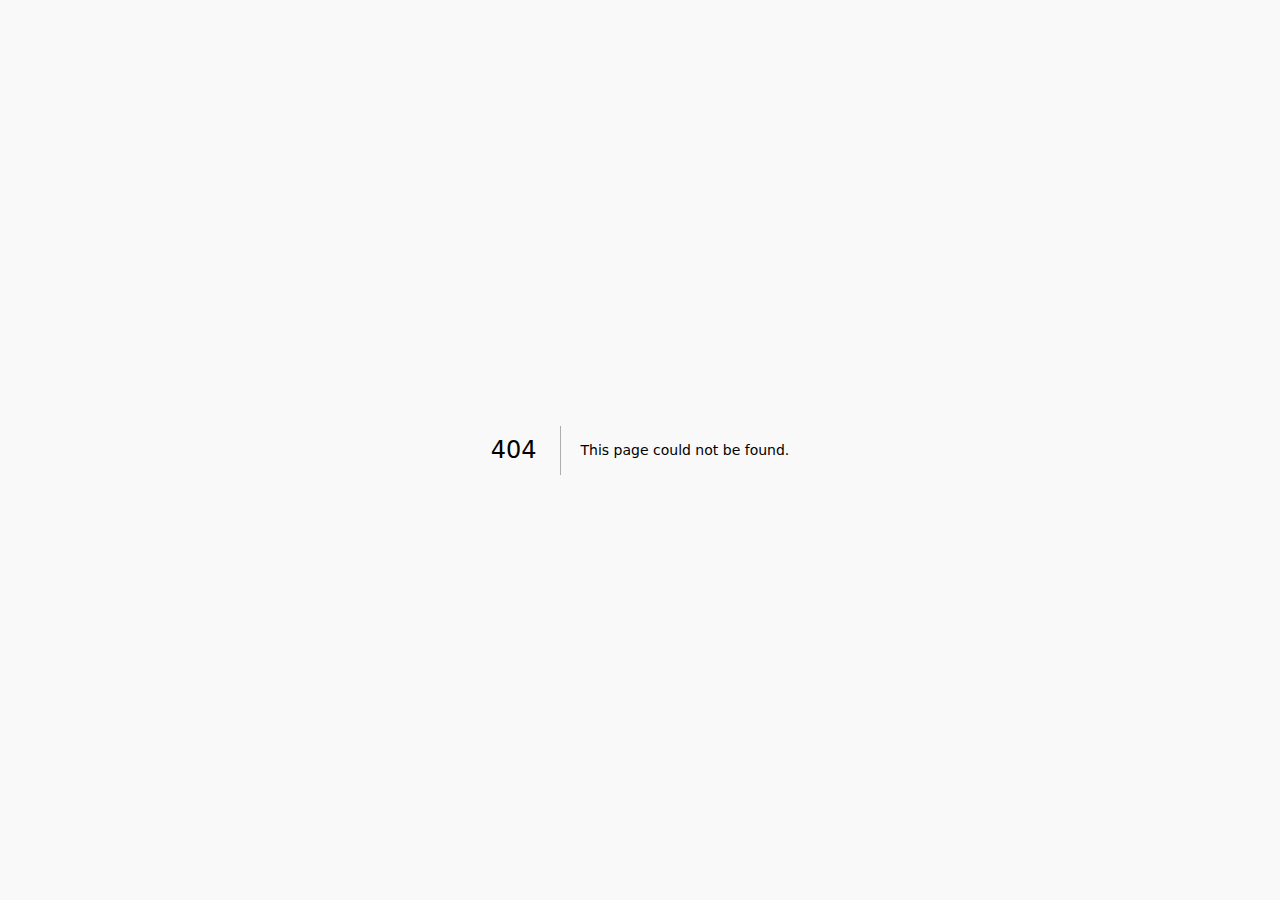
<file: 404/index.html>
<!DOCTYPE html><!--OHz50NgLO55leNgFAEfFM--><html lang="en"><head><meta charSet="utf-8"/><meta name="viewport" content="width=device-width, initial-scale=1"/><link rel="preload" href="/_next/static/media/36966cca54120369-s.p.woff2" as="font" crossorigin="" type="font/woff2"/><link rel="preload" href="/_next/static/media/e4af272ccee01ff0-s.p.woff2" as="font" crossorigin="" type="font/woff2"/><link rel="stylesheet" href="/_next/static/css/35d7ea13da595721.css" data-precedence="next"/><link rel="stylesheet" href="/_next/static/css/863ad5b3deaeff02.css" data-precedence="next"/><link rel="preload" as="script" fetchPriority="low" href="/_next/static/chunks/webpack-aea67e5c8eb24ced.js"/><script src="/_next/static/chunks/4bd1b696-c023c6e3521b1417.js" async=""></script><script src="/_next/static/chunks/255-bc8b3b9a93d25a64.js" async=""></script><script src="/_next/static/chunks/main-app-0e767b34c4348844.js" async=""></script><script src="/_next/static/chunks/app/layout-e51b5dc5a0d84f4d.js" async=""></script><meta name="robots" content="noindex"/><meta name="next-size-adjust" content=""/><title>404: This page could not be found.</title><title>Mohsin Khan - AI/ML Engineer</title><meta name="description" content="Junior AI/ML Engineer building intelligent systems and digital experiences with modern technologies."/><meta name="generator" content="v0.app"/><link rel="shortcut icon" href="/assets/icon.svg"/><link rel="icon" href="/assets/icon.svg"/><link rel="apple-touch-icon" href="/assets/apple-icon.png"/><link rel="icon" href="/assets/icon-dark-32x32.png" type="image/png" sizes="32x32" media="(prefers-color-scheme: dark)"/><link rel="icon" href="/assets/icon-light-32x32.png" type="image/png" sizes="32x32" media="(prefers-color-scheme: light)"/><script src="/_next/static/chunks/polyfills-42372ed130431b0a.js" noModule=""></script></head><body class="min-h-screen bg-background font-sans antialiased __variable_f367f3 __variable_dd5b2f __className_f367f3"><div hidden=""><!--$--><!--/$--></div><script>((a,b,c,d,e,f,g,h)=>{let i=document.documentElement,j=["light","dark"];function k(b){var c;(Array.isArray(a)?a:[a]).forEach(a=>{let c="class"===a,d=c&&f?e.map(a=>f[a]||a):e;c?(i.classList.remove(...d),i.classList.add(f&&f[b]?f[b]:b)):i.setAttribute(a,b)}),c=b,h&&j.includes(c)&&(i.style.colorScheme=c)}if(d)k(d);else try{let a=localStorage.getItem(b)||c,d=g&&"system"===a?window.matchMedia("(prefers-color-scheme: dark)").matches?"dark":"light":a;k(d)}catch(a){}})("class","theme","system",null,["light","dark"],null,true,true)</script><div style="font-family:system-ui,&quot;Segoe UI&quot;,Roboto,Helvetica,Arial,sans-serif,&quot;Apple Color Emoji&quot;,&quot;Segoe UI Emoji&quot;;height:100vh;text-align:center;display:flex;flex-direction:column;align-items:center;justify-content:center"><div><style>body{color:#000;background:#fff;margin:0}.next-error-h1{border-right:1px solid rgba(0,0,0,.3)}@media (prefers-color-scheme:dark){body{color:#fff;background:#000}.next-error-h1{border-right:1px solid rgba(255,255,255,.3)}}</style><h1 class="next-error-h1" style="display:inline-block;margin:0 20px 0 0;padding:0 23px 0 0;font-size:24px;font-weight:500;vertical-align:top;line-height:49px">404</h1><div style="display:inline-block"><h2 style="font-size:14px;font-weight:400;line-height:49px;margin:0">This page could not be found.</h2></div></div></div><!--$--><!--/$--><script src="/_next/static/chunks/webpack-aea67e5c8eb24ced.js" id="_R_" async=""></script><script>(self.__next_f=self.__next_f||[]).push([0])</script><script>self.__next_f.push([1,"1:\"$Sreact.fragment\"\n2:I[1901,[\"177\",\"static/chunks/app/layout-e51b5dc5a0d84f4d.js\"],\"ThemeProvider\"]\n3:I[9766,[],\"\"]\n4:I[8924,[],\"\"]\n5:I[4431,[],\"OutletBoundary\"]\n7:I[5278,[],\"AsyncMetadataOutlet\"]\n9:I[4431,[],\"ViewportBoundary\"]\nb:I[4431,[],\"MetadataBoundary\"]\nc:\"$Sreact.suspense\"\ne:I[7150,[],\"\"]\n:HL[\"/_next/static/media/36966cca54120369-s.p.woff2\",\"font\",{\"crossOrigin\":\"\",\"type\":\"font/woff2\"}]\n:HL[\"/_next/static/media/e4af272ccee01ff0-s.p.woff2\",\"font\",{\"crossOrigin\":\"\",\"type\":\"font/woff2\"}]\n:HL[\"/_next/static/css/35d7ea13da595721.css\",\"style\"]\n:HL[\"/_next/static/css/863ad5b3deaeff02.css\",\"style\"]\n"])</script><script>self.__next_f.push([1,"0:{\"P\":null,\"b\":\"OHz50NgLO55leNgFAEfFM\",\"p\":\"\",\"c\":[\"\",\"_not-found\",\"\"],\"i\":false,\"f\":[[[\"\",{\"children\":[\"/_not-found\",{\"children\":[\"__PAGE__\",{}]}]},\"$undefined\",\"$undefined\",true],[\"\",[\"$\",\"$1\",\"c\",{\"children\":[[[\"$\",\"link\",\"0\",{\"rel\":\"stylesheet\",\"href\":\"/_next/static/css/35d7ea13da595721.css\",\"precedence\":\"next\",\"crossOrigin\":\"$undefined\",\"nonce\":\"$undefined\"}],[\"$\",\"link\",\"1\",{\"rel\":\"stylesheet\",\"href\":\"/_next/static/css/863ad5b3deaeff02.css\",\"precedence\":\"next\",\"crossOrigin\":\"$undefined\",\"nonce\":\"$undefined\"}]],[\"$\",\"html\",null,{\"lang\":\"en\",\"suppressHydrationWarning\":true,\"children\":[\"$\",\"body\",null,{\"className\":\"min-h-screen bg-background font-sans antialiased __variable_f367f3 __variable_dd5b2f __className_f367f3\",\"children\":[\"$\",\"$L2\",null,{\"attribute\":\"class\",\"defaultTheme\":\"system\",\"enableSystem\":true,\"disableTransitionOnChange\":true,\"children\":[\"$\",\"$L3\",null,{\"parallelRouterKey\":\"children\",\"error\":\"$undefined\",\"errorStyles\":\"$undefined\",\"errorScripts\":\"$undefined\",\"template\":[\"$\",\"$L4\",null,{}],\"templateStyles\":\"$undefined\",\"templateScripts\":\"$undefined\",\"notFound\":\"$undefined\",\"forbidden\":\"$undefined\",\"unauthorized\":\"$undefined\"}]}]}]}]]}],{\"children\":[\"/_not-found\",[\"$\",\"$1\",\"c\",{\"children\":[null,[\"$\",\"$L3\",null,{\"parallelRouterKey\":\"children\",\"error\":\"$undefined\",\"errorStyles\":\"$undefined\",\"errorScripts\":\"$undefined\",\"template\":[\"$\",\"$L4\",null,{}],\"templateStyles\":\"$undefined\",\"templateScripts\":\"$undefined\",\"notFound\":\"$undefined\",\"forbidden\":\"$undefined\",\"unauthorized\":\"$undefined\"}]]}],{\"children\":[\"__PAGE__\",[\"$\",\"$1\",\"c\",{\"children\":[[[\"$\",\"title\",null,{\"children\":\"404: This page could not be found.\"}],[\"$\",\"div\",null,{\"style\":{\"fontFamily\":\"system-ui,\\\"Segoe UI\\\",Roboto,Helvetica,Arial,sans-serif,\\\"Apple Color Emoji\\\",\\\"Segoe UI Emoji\\\"\",\"height\":\"100vh\",\"textAlign\":\"center\",\"display\":\"flex\",\"flexDirection\":\"column\",\"alignItems\":\"center\",\"justifyContent\":\"center\"},\"children\":[\"$\",\"div\",null,{\"children\":[[\"$\",\"style\",null,{\"dangerouslySetInnerHTML\":{\"__html\":\"body{color:#000;background:#fff;margin:0}.next-error-h1{border-right:1px solid rgba(0,0,0,.3)}@media (prefers-color-scheme:dark){body{color:#fff;background:#000}.next-error-h1{border-right:1px solid rgba(255,255,255,.3)}}\"}}],[\"$\",\"h1\",null,{\"className\":\"next-error-h1\",\"style\":{\"display\":\"inline-block\",\"margin\":\"0 20px 0 0\",\"padding\":\"0 23px 0 0\",\"fontSize\":24,\"fontWeight\":500,\"verticalAlign\":\"top\",\"lineHeight\":\"49px\"},\"children\":404}],[\"$\",\"div\",null,{\"style\":{\"display\":\"inline-block\"},\"children\":[\"$\",\"h2\",null,{\"style\":{\"fontSize\":14,\"fontWeight\":400,\"lineHeight\":\"49px\",\"margin\":0},\"children\":\"This page could not be found.\"}]}]]}]}]],null,[\"$\",\"$L5\",null,{\"children\":[\"$L6\",[\"$\",\"$L7\",null,{\"promise\":\"$@8\"}]]}]]}],{},null,false]},null,false]},null,false],[\"$\",\"$1\",\"h\",{\"children\":[[\"$\",\"meta\",null,{\"name\":\"robots\",\"content\":\"noindex\"}],[[\"$\",\"$L9\",null,{\"children\":\"$La\"}],[\"$\",\"meta\",null,{\"name\":\"next-size-adjust\",\"content\":\"\"}]],[\"$\",\"$Lb\",null,{\"children\":[\"$\",\"div\",null,{\"hidden\":true,\"children\":[\"$\",\"$c\",null,{\"fallback\":null,\"children\":\"$Ld\"}]}]}]]}],false]],\"m\":\"$undefined\",\"G\":[\"$e\",[]],\"s\":false,\"S\":true}\n"])</script><script>self.__next_f.push([1,"a:[[\"$\",\"meta\",\"0\",{\"charSet\":\"utf-8\"}],[\"$\",\"meta\",\"1\",{\"name\":\"viewport\",\"content\":\"width=device-width, initial-scale=1\"}]]\n6:null\n"])</script><script>self.__next_f.push([1,"f:I[622,[],\"IconMark\"]\n"])</script><script>self.__next_f.push([1,"8:{\"metadata\":[[\"$\",\"title\",\"0\",{\"children\":\"Mohsin Khan - AI/ML Engineer\"}],[\"$\",\"meta\",\"1\",{\"name\":\"description\",\"content\":\"Junior AI/ML Engineer building intelligent systems and digital experiences with modern technologies.\"}],[\"$\",\"meta\",\"2\",{\"name\":\"generator\",\"content\":\"v0.app\"}],[\"$\",\"link\",\"3\",{\"rel\":\"shortcut icon\",\"href\":\"/assets/icon.svg\"}],[\"$\",\"link\",\"4\",{\"rel\":\"icon\",\"href\":\"/assets/icon.svg\"}],[\"$\",\"link\",\"5\",{\"rel\":\"apple-touch-icon\",\"href\":\"/assets/apple-icon.png\"}],[\"$\",\"link\",\"6\",{\"rel\":\"icon\",\"href\":\"/assets/icon-dark-32x32.png\",\"type\":\"image/png\",\"sizes\":\"32x32\",\"media\":\"(prefers-color-scheme: dark)\"}],[\"$\",\"link\",\"7\",{\"rel\":\"icon\",\"href\":\"/assets/icon-light-32x32.png\",\"type\":\"image/png\",\"sizes\":\"32x32\",\"media\":\"(prefers-color-scheme: light)\"}],[\"$\",\"$Lf\",\"8\",{}]],\"error\":null,\"digest\":\"$undefined\"}\n"])</script><script>self.__next_f.push([1,"d:\"$8:metadata\"\n"])</script></body></html>
</file>
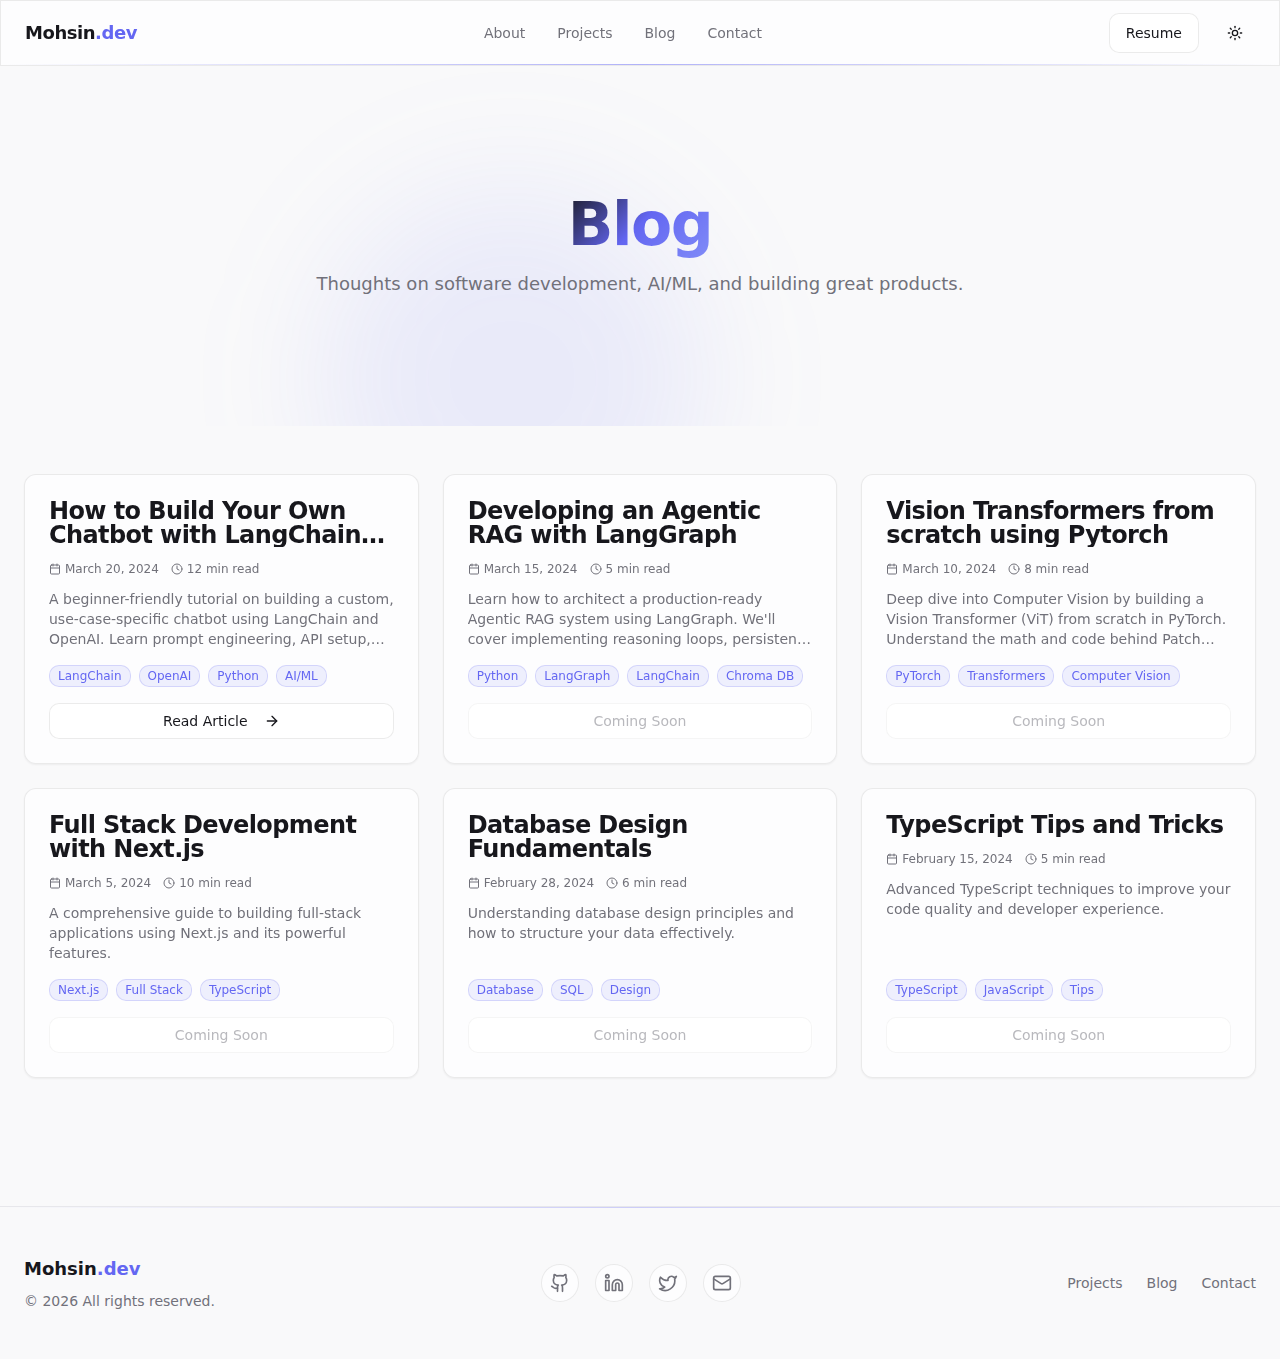
<file: blog/index.html>
<!DOCTYPE html><!--OHz50NgLO55leNgFAEfFM-->
<html lang="en">

<head>
    <meta charSet="utf-8" />
    <meta name="viewport" content="width=device-width, initial-scale=1" />
    <link rel="preload" href="/_next/static/media/36966cca54120369-s.p.woff2" as="font" crossorigin=""
        type="font/woff2" />
    <link rel="preload" href="/_next/static/media/e4af272ccee01ff0-s.p.woff2" as="font" crossorigin=""
        type="font/woff2" />
    <link rel="stylesheet" href="/_next/static/css/35d7ea13da595721.css" data-precedence="next" />
    <link rel="stylesheet" href="/_next/static/css/863ad5b3deaeff02.css" data-precedence="next" />
    <link rel="preload" as="script" fetchPriority="low" href="/_next/static/chunks/webpack-aea67e5c8eb24ced.js" />
    <script src="/_next/static/chunks/4bd1b696-c023c6e3521b1417.js" async=""></script>
    <script src="/_next/static/chunks/255-bc8b3b9a93d25a64.js" async=""></script>
    <script src="/_next/static/chunks/main-app-0e767b34c4348844.js" async=""></script>
    <script src="/_next/static/chunks/app/layout-e51b5dc5a0d84f4d.js" async=""></script>
    <script src="/_next/static/chunks/252-d3a2639d45a6bae5.js" async=""></script>
    <script src="/_next/static/chunks/app/blog/page-74434646b26525ea.js" async=""></script>
    <meta name="next-size-adjust" content="" />
    <title>Mohsin Khan - AI/ML Engineer</title>
    <meta name="description"
        content="Junior AI/ML Engineer building intelligent systems and digital experiences with modern technologies." />
    <meta name="generator" content="v0.app" />
    <link rel="shortcut icon" href="/assets/m.png" />
    <link rel="icon" href="/assets/m.png" />
    <link rel="apple-touch-icon" href="/assets/apple-icon.png" />
    <link rel="icon" href="/assets/icon-dark-32x32.png" type="image/png" sizes="32x32"
        media="(prefers-color-scheme: dark)" />
    <link rel="icon" href="/assets/icon-light-32x32.png" type="image/png" sizes="32x32"
        media="(prefers-color-scheme: light)" />
    <script src="/_next/static/chunks/polyfills-42372ed130431b0a.js" noModule=""></script>
</head>

<body class="min-h-screen bg-background font-sans antialiased __variable_f367f3 __variable_dd5b2f __className_f367f3">
    <div hidden=""><!--$--><!--/$--></div>
    <script>((a, b, c, d, e, f, g, h) => { let i = document.documentElement, j = ["light", "dark"]; function k(b) { var c; (Array.isArray(a) ? a : [a]).forEach(a => { let c = "class" === a, d = c && f ? e.map(a => f[a] || a) : e; c ? (i.classList.remove(...d), i.classList.add(f && f[b] ? f[b] : b)) : i.setAttribute(a, b) }), c = b, h && j.includes(c) && (i.style.colorScheme = c) } if (d) k(d); else try { let a = localStorage.getItem(b) || c, d = g && "system" === a ? window.matchMedia("(prefers-color-scheme: dark)").matches ? "dark" : "light" : a; k(d) } catch (a) { } })("class", "theme", "system", null, ["light", "dark"], null, true, true)</script>
    <div class="min-h-screen bg-background">
        <header class="sticky top-0 z-50 w-full glass">
            <div
                class="absolute inset-x-0 bottom-0 h-px bg-gradient-to-r from-transparent via-primary/50 to-transparent">
            </div>
            <div class="container mx-auto h-16">
                <div class="flex items-center justify-between h-full px-4 md:px-6"><a
                        class="flex items-center space-x-2 group" href="/"><img src="/assets/m.png" alt="Mohsin.dev"
                            class="w-8 h-8 rounded-md" />
                        <span
                            class="font-bold text-lg tracking-tight group-hover:text-primary transition-colors">Mohsin<span
                                class="text-primary">.dev</span></span></a>
                    <nav class="hidden md:flex items-center space-x-8"><a
                            class="nav-link text-sm font-medium transition-colors hover:text-primary text-muted-foreground"
                            href="/#about">About</a><a
                            class="nav-link text-sm font-medium transition-colors hover:text-primary text-muted-foreground"
                            href="/projects/">Projects</a><a
                            class="nav-link text-sm font-medium transition-colors hover:text-primary text-muted-foreground"
                            href="/blog/">Blog</a><a
                            class="nav-link text-sm font-medium transition-colors hover:text-primary text-muted-foreground"
                            href="/#contact">Contact</a></nav>
                    <div class="hidden md:flex items-center space-x-4"><a href="/assets/mohsin_resume.pdf"
                            target="_blank" rel="noopener noreferrer" download="Mohsin_Khan_Resume.pdf"
                            onclick="window.open('/assets/mohsin_resume.pdf', '_blank'); return false;"
                            class="inline-flex items-center justify-center gap-2 whitespace-nowrap rounded-md text-sm font-medium ring-offset-background focus-visible:outline-none focus-visible:ring-2 focus-visible:ring-ring focus-visible:ring-offset-2 disabled:pointer-events-none disabled:opacity-50 [&amp;_svg]:pointer-events-none [&amp;_svg]:size-4 [&amp;_svg]:shrink-0 border bg-background hover:bg-accent hover:text-accent-foreground h-10 px-4 py-2 glass border-primary/30 hover:border-primary hover:glow-sm transition-all">Resume</a><button
                            class="inline-flex items-center justify-center gap-2 whitespace-nowrap rounded-md text-sm font-medium ring-offset-background transition-colors focus-visible:outline-none focus-visible:ring-2 focus-visible:ring-ring focus-visible:ring-offset-2 disabled:pointer-events-none disabled:opacity-50 [&amp;_svg]:pointer-events-none [&amp;_svg]:size-4 [&amp;_svg]:shrink-0 hover:bg-accent hover:text-accent-foreground h-10 w-10"><svg
                                xmlns="http://www.w3.org/2000/svg" width="24" height="24" viewBox="0 0 24 24"
                                fill="none" stroke="currentColor" stroke-width="2" stroke-linecap="round"
                                stroke-linejoin="round"
                                class="lucide lucide-sun h-[1.2rem] w-[1.2rem] rotate-0 scale-100 transition-all dark:-rotate-90 dark:scale-0">
                                <circle cx="12" cy="12" r="4"></circle>
                                <path d="M12 2v2"></path>
                                <path d="M12 20v2"></path>
                                <path d="m4.93 4.93 1.41 1.41"></path>
                                <path d="m17.66 17.66 1.41 1.41"></path>
                                <path d="M2 12h2"></path>
                                <path d="M20 12h2"></path>
                                <path d="m6.34 17.66-1.41 1.41"></path>
                                <path d="m19.07 4.93-1.41 1.41"></path>
                            </svg><svg xmlns="http://www.w3.org/2000/svg" width="24" height="24" viewBox="0 0 24 24"
                                fill="none" stroke="currentColor" stroke-width="2" stroke-linecap="round"
                                stroke-linejoin="round"
                                class="lucide lucide-moon absolute h-[1.2rem] w-[1.2rem] rotate-90 scale-0 transition-all dark:rotate-0 dark:scale-100">
                                <path d="M12 3a6 6 0 0 0 9 9 9 9 0 1 1-9-9Z"></path>
                            </svg><span class="sr-only">Toggle theme</span></button></div><button
                        class="md:hidden p-2 text-muted-foreground hover:text-foreground"><svg
                            xmlns="http://www.w3.org/2000/svg" width="24" height="24" viewBox="0 0 24 24" fill="none"
                            stroke="currentColor" stroke-width="2" stroke-linecap="round" stroke-linejoin="round"
                            class="lucide lucide-menu h-5 w-5">
                            <line x1="4" x2="20" y1="12" y2="12"></line>
                            <line x1="4" x2="20" y1="6" y2="6"></line>
                            <line x1="4" x2="20" y1="18" y2="18"></line>
                        </svg></button>
                </div>
            </div>
        </header>
        <main>
            <section class="relative py-24 md:py-32 overflow-hidden">
                <div class="absolute top-1/3 left-1/4 w-96 h-96 bg-primary/10 rounded-full blur-3xl"></div>
                <div class="container mx-auto px-4 md:px-6 relative z-10">
                    <div class="mx-auto max-w-4xl">
                        <div class="flex flex-col items-center justify-center space-y-4 text-center">
                            <h1 class="text-4xl font-bold tracking-tight sm:text-5xl md:text-6xl"><span
                                    class="gradient-text">Blog</span></h1>
                            <p class="mx-auto max-w-2xl text-lg text-muted-foreground">Thoughts on software development,
                                AI/ML, and building great products.</p>
                        </div>
                    </div>
                </div>
            </section>
            <section class="py-12 pb-24 md:pb-32">
                <div class="container mx-auto px-4 md:px-6">
                    <div class="mx-auto max-w-7xl">
                        <div class="grid gap-6 md:grid-cols-2 lg:grid-cols-3">
                            <div
                                class="rounded-lg border bg-card text-card-foreground shadow-sm glass border-border/50 flex flex-col card-hover shine group">
                                <div class="flex flex-col space-y-1.5 p-6 pb-3">
                                    <div
                                        class="text-2xl font-semibold leading-none tracking-tight line-clamp-2 group-hover:text-primary transition-colors">
                                        How to Build Your Own Chatbot with LangChain and OpenAI</div>
                                    <div class="flex items-center gap-3 text-xs text-muted-foreground pt-2"><span
                                            class="inline-flex items-center gap-1"><svg
                                                xmlns="http://www.w3.org/2000/svg" width="24" height="24"
                                                viewBox="0 0 24 24" fill="none" stroke="currentColor" stroke-width="2"
                                                stroke-linecap="round" stroke-linejoin="round"
                                                class="lucide lucide-calendar h-3 w-3">
                                                <path d="M8 2v4"></path>
                                                <path d="M16 2v4"></path>
                                                <rect width="18" height="18" x="3" y="4" rx="2"></rect>
                                                <path d="M3 10h18"></path>
                                            </svg>March 20, 2024</span><span class="inline-flex items-center gap-1"><svg
                                                xmlns="http://www.w3.org/2000/svg" width="24" height="24"
                                                viewBox="0 0 24 24" fill="none" stroke="currentColor" stroke-width="2"
                                                stroke-linecap="round" stroke-linejoin="round"
                                                class="lucide lucide-clock h-3 w-3">
                                                <circle cx="12" cy="12" r="10"></circle>
                                                <polyline points="12 6 12 12 16 14"></polyline>
                                            </svg>12 min read</span></div>
                                </div>
                                <div class="p-6 flex-1 flex flex-col pt-0">
                                    <p class="text-sm text-muted-foreground mb-4 flex-1 line-clamp-3">A
                                        beginner-friendly tutorial on building a custom, use-case-specific chatbot using
                                        LangChain and OpenAI. Learn prompt engineering, API setup, and validation
                                        techniques.</p>
                                    <div class="flex flex-wrap gap-2 mb-4"><span
                                            class="inline-flex items-center rounded-md bg-primary/10 px-2 py-0.5 text-xs font-medium text-primary border border-primary/20">LangChain</span><span
                                            class="inline-flex items-center rounded-md bg-primary/10 px-2 py-0.5 text-xs font-medium text-primary border border-primary/20">OpenAI</span><span
                                            class="inline-flex items-center rounded-md bg-primary/10 px-2 py-0.5 text-xs font-medium text-primary border border-primary/20">Python</span><span
                                            class="inline-flex items-center rounded-md bg-primary/10 px-2 py-0.5 text-xs font-medium text-primary border border-primary/20">AI/ML</span>
                                    </div><a href="/blog/build-chatbot-langchain-openai/"><button
                                            class="inline-flex items-center justify-center gap-2 whitespace-nowrap text-sm font-medium ring-offset-background focus-visible:outline-none focus-visible:ring-2 focus-visible:ring-ring focus-visible:ring-offset-2 disabled:pointer-events-none disabled:opacity-50 [&amp;_svg]:pointer-events-none [&amp;_svg]:size-4 [&amp;_svg]:shrink-0 border bg-background hover:bg-accent hover:text-accent-foreground h-9 rounded-md px-3 w-full glass border-primary/30 hover:border-primary hover:glow-sm transition-all group/btn"><span>Read
                                                Article</span><svg xmlns="http://www.w3.org/2000/svg" width="24"
                                                height="24" viewBox="0 0 24 24" fill="none" stroke="currentColor"
                                                stroke-width="2" stroke-linecap="round" stroke-linejoin="round"
                                                class="lucide lucide-arrow-right ml-2 h-4 w-4 transition-transform group-hover/btn:translate-x-1">
                                                <path d="M5 12h14"></path>
                                                <path d="m12 5 7 7-7 7"></path>
                                            </svg></button></a>
                                </div>
                            </div>
                            <div
                                class="rounded-lg border bg-card text-card-foreground shadow-sm glass border-border/50 flex flex-col card-hover shine group">
                                <div class="flex flex-col space-y-1.5 p-6 pb-3">
                                    <div
                                        class="text-2xl font-semibold leading-none tracking-tight line-clamp-2 group-hover:text-primary transition-colors">
                                        Developing an Agentic RAG with LangGraph</div>
                                    <div class="flex items-center gap-3 text-xs text-muted-foreground pt-2"><span
                                            class="inline-flex items-center gap-1"><svg
                                                xmlns="http://www.w3.org/2000/svg" width="24" height="24"
                                                viewBox="0 0 24 24" fill="none" stroke="currentColor" stroke-width="2"
                                                stroke-linecap="round" stroke-linejoin="round"
                                                class="lucide lucide-calendar h-3 w-3">
                                                <path d="M8 2v4"></path>
                                                <path d="M16 2v4"></path>
                                                <rect width="18" height="18" x="3" y="4" rx="2"></rect>
                                                <path d="M3 10h18"></path>
                                            </svg>March 15, 2024</span><span class="inline-flex items-center gap-1"><svg
                                                xmlns="http://www.w3.org/2000/svg" width="24" height="24"
                                                viewBox="0 0 24 24" fill="none" stroke="currentColor" stroke-width="2"
                                                stroke-linecap="round" stroke-linejoin="round"
                                                class="lucide lucide-clock h-3 w-3">
                                                <circle cx="12" cy="12" r="10"></circle>
                                                <polyline points="12 6 12 12 16 14"></polyline>
                                            </svg>5 min read</span></div>
                                </div>
                                <div class="p-6 flex-1 flex flex-col pt-0">
                                    <p class="text-sm text-muted-foreground mb-4 flex-1 line-clamp-3">Learn how to
                                        architect a production-ready Agentic RAG system using LangGraph. We'll cover
                                        implementing reasoning loops, persistent memory, and custom tool execution for
                                        handling complex multi-step queries.</p>
                                    <div class="flex flex-wrap gap-2 mb-4"><span
                                            class="inline-flex items-center rounded-md bg-primary/10 px-2 py-0.5 text-xs font-medium text-primary border border-primary/20">Python</span><span
                                            class="inline-flex items-center rounded-md bg-primary/10 px-2 py-0.5 text-xs font-medium text-primary border border-primary/20">LangGraph</span><span
                                            class="inline-flex items-center rounded-md bg-primary/10 px-2 py-0.5 text-xs font-medium text-primary border border-primary/20">LangChain</span><span
                                            class="inline-flex items-center rounded-md bg-primary/10 px-2 py-0.5 text-xs font-medium text-primary border border-primary/20">Chroma
                                            DB</span>
                                    </div><button
                                        class="inline-flex items-center justify-center gap-2 whitespace-nowrap text-sm font-medium ring-offset-background transition-colors focus-visible:outline-none focus-visible:ring-2 focus-visible:ring-ring focus-visible:ring-offset-2 disabled:pointer-events-none disabled:opacity-50 [&amp;_svg]:pointer-events-none [&amp;_svg]:size-4 [&amp;_svg]:shrink-0 border bg-background hover:bg-accent hover:text-accent-foreground h-9 rounded-md px-3 w-full glass border-border/50 text-muted-foreground cursor-not-allowed"
                                        disabled="">Coming Soon</button>
                                </div>
                            </div>
                            <div
                                class="rounded-lg border bg-card text-card-foreground shadow-sm glass border-border/50 flex flex-col card-hover shine group">
                                <div class="flex flex-col space-y-1.5 p-6 pb-3">
                                    <div
                                        class="text-2xl font-semibold leading-none tracking-tight line-clamp-2 group-hover:text-primary transition-colors">
                                        Vision Transformers from scratch using Pytorch</div>
                                    <div class="flex items-center gap-3 text-xs text-muted-foreground pt-2"><span
                                            class="inline-flex items-center gap-1"><svg
                                                xmlns="http://www.w3.org/2000/svg" width="24" height="24"
                                                viewBox="0 0 24 24" fill="none" stroke="currentColor" stroke-width="2"
                                                stroke-linecap="round" stroke-linejoin="round"
                                                class="lucide lucide-calendar h-3 w-3">
                                                <path d="M8 2v4"></path>
                                                <path d="M16 2v4"></path>
                                                <rect width="18" height="18" x="3" y="4" rx="2"></rect>
                                                <path d="M3 10h18"></path>
                                            </svg>March 10, 2024</span><span class="inline-flex items-center gap-1"><svg
                                                xmlns="http://www.w3.org/2000/svg" width="24" height="24"
                                                viewBox="0 0 24 24" fill="none" stroke="currentColor" stroke-width="2"
                                                stroke-linecap="round" stroke-linejoin="round"
                                                class="lucide lucide-clock h-3 w-3">
                                                <circle cx="12" cy="12" r="10"></circle>
                                                <polyline points="12 6 12 12 16 14"></polyline>
                                            </svg>8 min read</span></div>
                                </div>
                                <div class="p-6 flex-1 flex flex-col pt-0">
                                    <p class="text-sm text-muted-foreground mb-4 flex-1 line-clamp-3">Deep dive into
                                        Computer Vision by building a Vision Transformer (ViT) from scratch in PyTorch.
                                        Understand the math and code behind Patch Embeddings, Multi-Head Self-Attention,
                                        and the Transformer Encoder architecture.</p>
                                    <div class="flex flex-wrap gap-2 mb-4"><span
                                            class="inline-flex items-center rounded-md bg-primary/10 px-2 py-0.5 text-xs font-medium text-primary border border-primary/20">PyTorch</span><span
                                            class="inline-flex items-center rounded-md bg-primary/10 px-2 py-0.5 text-xs font-medium text-primary border border-primary/20">Transformers</span><span
                                            class="inline-flex items-center rounded-md bg-primary/10 px-2 py-0.5 text-xs font-medium text-primary border border-primary/20">Computer
                                            Vision</span></div><button
                                        class="inline-flex items-center justify-center gap-2 whitespace-nowrap text-sm font-medium ring-offset-background transition-colors focus-visible:outline-none focus-visible:ring-2 focus-visible:ring-ring focus-visible:ring-offset-2 disabled:pointer-events-none disabled:opacity-50 [&amp;_svg]:pointer-events-none [&amp;_svg]:size-4 [&amp;_svg]:shrink-0 border bg-background hover:bg-accent hover:text-accent-foreground h-9 rounded-md px-3 w-full glass border-border/50 text-muted-foreground cursor-not-allowed"
                                        disabled="">Coming Soon</button>
                                </div>
                            </div>
                            <div
                                class="rounded-lg border bg-card text-card-foreground shadow-sm glass border-border/50 flex flex-col card-hover shine group">
                                <div class="flex flex-col space-y-1.5 p-6 pb-3">
                                    <div
                                        class="text-2xl font-semibold leading-none tracking-tight line-clamp-2 group-hover:text-primary transition-colors">
                                        Full Stack Development with Next.js</div>
                                    <div class="flex items-center gap-3 text-xs text-muted-foreground pt-2"><span
                                            class="inline-flex items-center gap-1"><svg
                                                xmlns="http://www.w3.org/2000/svg" width="24" height="24"
                                                viewBox="0 0 24 24" fill="none" stroke="currentColor" stroke-width="2"
                                                stroke-linecap="round" stroke-linejoin="round"
                                                class="lucide lucide-calendar h-3 w-3">
                                                <path d="M8 2v4"></path>
                                                <path d="M16 2v4"></path>
                                                <rect width="18" height="18" x="3" y="4" rx="2"></rect>
                                                <path d="M3 10h18"></path>
                                            </svg>March 5, 2024</span><span class="inline-flex items-center gap-1"><svg
                                                xmlns="http://www.w3.org/2000/svg" width="24" height="24"
                                                viewBox="0 0 24 24" fill="none" stroke="currentColor" stroke-width="2"
                                                stroke-linecap="round" stroke-linejoin="round"
                                                class="lucide lucide-clock h-3 w-3">
                                                <circle cx="12" cy="12" r="10"></circle>
                                                <polyline points="12 6 12 12 16 14"></polyline>
                                            </svg>10 min read</span></div>
                                </div>
                                <div class="p-6 flex-1 flex flex-col pt-0">
                                    <p class="text-sm text-muted-foreground mb-4 flex-1 line-clamp-3">A comprehensive
                                        guide to building full-stack applications using Next.js and its powerful
                                        features.</p>
                                    <div class="flex flex-wrap gap-2 mb-4"><span
                                            class="inline-flex items-center rounded-md bg-primary/10 px-2 py-0.5 text-xs font-medium text-primary border border-primary/20">Next.js</span><span
                                            class="inline-flex items-center rounded-md bg-primary/10 px-2 py-0.5 text-xs font-medium text-primary border border-primary/20">Full
                                            Stack</span><span
                                            class="inline-flex items-center rounded-md bg-primary/10 px-2 py-0.5 text-xs font-medium text-primary border border-primary/20">TypeScript</span>
                                    </div><button
                                        class="inline-flex items-center justify-center gap-2 whitespace-nowrap text-sm font-medium ring-offset-background transition-colors focus-visible:outline-none focus-visible:ring-2 focus-visible:ring-ring focus-visible:ring-offset-2 disabled:pointer-events-none disabled:opacity-50 [&amp;_svg]:pointer-events-none [&amp;_svg]:size-4 [&amp;_svg]:shrink-0 border bg-background hover:bg-accent hover:text-accent-foreground h-9 rounded-md px-3 w-full glass border-border/50 text-muted-foreground cursor-not-allowed"
                                        disabled="">Coming Soon</button>
                                </div>
                            </div>
                            <div
                                class="rounded-lg border bg-card text-card-foreground shadow-sm glass border-border/50 flex flex-col card-hover shine group">
                                <div class="flex flex-col space-y-1.5 p-6 pb-3">
                                    <div
                                        class="text-2xl font-semibold leading-none tracking-tight line-clamp-2 group-hover:text-primary transition-colors">
                                        Database Design Fundamentals</div>
                                    <div class="flex items-center gap-3 text-xs text-muted-foreground pt-2"><span
                                            class="inline-flex items-center gap-1"><svg
                                                xmlns="http://www.w3.org/2000/svg" width="24" height="24"
                                                viewBox="0 0 24 24" fill="none" stroke="currentColor" stroke-width="2"
                                                stroke-linecap="round" stroke-linejoin="round"
                                                class="lucide lucide-calendar h-3 w-3">
                                                <path d="M8 2v4"></path>
                                                <path d="M16 2v4"></path>
                                                <rect width="18" height="18" x="3" y="4" rx="2"></rect>
                                                <path d="M3 10h18"></path>
                                            </svg>February 28, 2024</span><span
                                            class="inline-flex items-center gap-1"><svg
                                                xmlns="http://www.w3.org/2000/svg" width="24" height="24"
                                                viewBox="0 0 24 24" fill="none" stroke="currentColor" stroke-width="2"
                                                stroke-linecap="round" stroke-linejoin="round"
                                                class="lucide lucide-clock h-3 w-3">
                                                <circle cx="12" cy="12" r="10"></circle>
                                                <polyline points="12 6 12 12 16 14"></polyline>
                                            </svg>6 min read</span></div>
                                </div>
                                <div class="p-6 flex-1 flex flex-col pt-0">
                                    <p class="text-sm text-muted-foreground mb-4 flex-1 line-clamp-3">Understanding
                                        database design principles and how to structure your data effectively.</p>
                                    <div class="flex flex-wrap gap-2 mb-4"><span
                                            class="inline-flex items-center rounded-md bg-primary/10 px-2 py-0.5 text-xs font-medium text-primary border border-primary/20">Database</span><span
                                            class="inline-flex items-center rounded-md bg-primary/10 px-2 py-0.5 text-xs font-medium text-primary border border-primary/20">SQL</span><span
                                            class="inline-flex items-center rounded-md bg-primary/10 px-2 py-0.5 text-xs font-medium text-primary border border-primary/20">Design</span>
                                    </div><button
                                        class="inline-flex items-center justify-center gap-2 whitespace-nowrap text-sm font-medium ring-offset-background transition-colors focus-visible:outline-none focus-visible:ring-2 focus-visible:ring-ring focus-visible:ring-offset-2 disabled:pointer-events-none disabled:opacity-50 [&amp;_svg]:pointer-events-none [&amp;_svg]:size-4 [&amp;_svg]:shrink-0 border bg-background hover:bg-accent hover:text-accent-foreground h-9 rounded-md px-3 w-full glass border-border/50 text-muted-foreground cursor-not-allowed"
                                        disabled="">Coming Soon</button>
                                </div>
                            </div>
                            <div
                                class="rounded-lg border bg-card text-card-foreground shadow-sm glass border-border/50 flex flex-col card-hover shine group">
                                <div class="flex flex-col space-y-1.5 p-6 pb-3">
                                    <div
                                        class="text-2xl font-semibold leading-none tracking-tight line-clamp-2 group-hover:text-primary transition-colors">
                                        TypeScript Tips and Tricks</div>
                                    <div class="flex items-center gap-3 text-xs text-muted-foreground pt-2"><span
                                            class="inline-flex items-center gap-1"><svg
                                                xmlns="http://www.w3.org/2000/svg" width="24" height="24"
                                                viewBox="0 0 24 24" fill="none" stroke="currentColor" stroke-width="2"
                                                stroke-linecap="round" stroke-linejoin="round"
                                                class="lucide lucide-calendar h-3 w-3">
                                                <path d="M8 2v4"></path>
                                                <path d="M16 2v4"></path>
                                                <rect width="18" height="18" x="3" y="4" rx="2"></rect>
                                                <path d="M3 10h18"></path>
                                            </svg>February 15, 2024</span><span
                                            class="inline-flex items-center gap-1"><svg
                                                xmlns="http://www.w3.org/2000/svg" width="24" height="24"
                                                viewBox="0 0 24 24" fill="none" stroke="currentColor" stroke-width="2"
                                                stroke-linecap="round" stroke-linejoin="round"
                                                class="lucide lucide-clock h-3 w-3">
                                                <circle cx="12" cy="12" r="10"></circle>
                                                <polyline points="12 6 12 12 16 14"></polyline>
                                            </svg>5 min read</span></div>
                                </div>
                                <div class="p-6 flex-1 flex flex-col pt-0">
                                    <p class="text-sm text-muted-foreground mb-4 flex-1 line-clamp-3">Advanced
                                        TypeScript techniques to improve your code quality and developer experience.</p>
                                    <div class="flex flex-wrap gap-2 mb-4"><span
                                            class="inline-flex items-center rounded-md bg-primary/10 px-2 py-0.5 text-xs font-medium text-primary border border-primary/20">TypeScript</span><span
                                            class="inline-flex items-center rounded-md bg-primary/10 px-2 py-0.5 text-xs font-medium text-primary border border-primary/20">JavaScript</span><span
                                            class="inline-flex items-center rounded-md bg-primary/10 px-2 py-0.5 text-xs font-medium text-primary border border-primary/20">Tips</span>
                                    </div><button
                                        class="inline-flex items-center justify-center gap-2 whitespace-nowrap text-sm font-medium ring-offset-background transition-colors focus-visible:outline-none focus-visible:ring-2 focus-visible:ring-ring focus-visible:ring-offset-2 disabled:pointer-events-none disabled:opacity-50 [&amp;_svg]:pointer-events-none [&amp;_svg]:size-4 [&amp;_svg]:shrink-0 border bg-background hover:bg-accent hover:text-accent-foreground h-9 rounded-md px-3 w-full glass border-border/50 text-muted-foreground cursor-not-allowed"
                                        disabled="">Coming Soon</button>
                                </div>
                            </div>
                        </div>
                    </div>
                </div>
            </section>
        </main>
        <footer class="relative border-t border-border/50">
            <div class="absolute inset-x-0 top-0 h-px bg-gradient-to-r from-transparent via-primary/30 to-transparent">
            </div>
            <div class="container mx-auto py-12 px-4 md:px-6">
                <div class="flex flex-col md:flex-row items-center justify-between gap-6">
                    <div class="flex flex-col items-center md:items-start space-y-2"><a class="font-bold text-lg"
                            href="/">Mohsin<span class="text-primary">.dev</span></a>
                        <p class="text-sm text-muted-foreground">© <!-- -->2026<!-- --> All rights reserved.</p>
                    </div>
                    <div class="flex items-center space-x-4"><a target="_blank"
                            class="p-2 rounded-full glass hover:glow-sm transition-all text-muted-foreground hover:text-primary"
                            href="https://github.com/Mohsin-Kn"><svg xmlns="http://www.w3.org/2000/svg" width="24"
                                height="24" viewBox="0 0 24 24" fill="none" stroke="currentColor" stroke-width="2"
                                stroke-linecap="round" stroke-linejoin="round" class="lucide lucide-github h-5 w-5">
                                <path
                                    d="M15 22v-4a4.8 4.8 0 0 0-1-3.5c3 0 6-2 6-5.5.08-1.25-.27-2.48-1-3.5.28-1.15.28-2.35 0-3.5 0 0-1 0-3 1.5-2.64-.5-5.36-.5-8 0C6 2 5 2 5 2c-.3 1.15-.3 2.35 0 3.5A5.403 5.403 0 0 0 4 9c0 3.5 3 5.5 6 5.5-.39.49-.68 1.05-.85 1.65-.17.6-.22 1.23-.15 1.85v4">
                                </path>
                                <path d="M9 18c-4.51 2-5-2-7-2"></path>
                            </svg></a><a target="_blank"
                            class="p-2 rounded-full glass hover:glow-sm transition-all text-muted-foreground hover:text-primary"
                            href="https://www.linkedin.com/in/mohsin-khan-565a73174/"><svg
                                xmlns="http://www.w3.org/2000/svg" width="24" height="24" viewBox="0 0 24 24"
                                fill="none" stroke="currentColor" stroke-width="2" stroke-linecap="round"
                                stroke-linejoin="round" class="lucide lucide-linkedin h-5 w-5">
                                <path
                                    d="M16 8a6 6 0 0 1 6 6v7h-4v-7a2 2 0 0 0-2-2 2 2 0 0 0-2 2v7h-4v-7a6 6 0 0 1 6-6z">
                                </path>
                                <rect width="4" height="12" x="2" y="9"></rect>
                                <circle cx="4" cy="4" r="2"></circle>
                            </svg></a><a target="_blank"
                            class="p-2 rounded-full glass hover:glow-sm transition-all text-muted-foreground hover:text-primary"
                            href="https://twitter.com"><svg xmlns="http://www.w3.org/2000/svg" width="24" height="24"
                                viewBox="0 0 24 24" fill="none" stroke="currentColor" stroke-width="2"
                                stroke-linecap="round" stroke-linejoin="round" class="lucide lucide-twitter h-5 w-5">
                                <path
                                    d="M22 4s-.7 2.1-2 3.4c1.6 10-9.4 17.3-18 11.6 2.2.1 4.4-.6 6-2C3 15.5.5 9.6 3 5c2.2 2.6 5.6 4.1 9 4-.9-4.2 4-6.6 7-3.8 1.1 0 3-1.2 3-1.2z">
                                </path>
                            </svg></a><a
                            class="p-2 rounded-full glass hover:glow-sm transition-all text-muted-foreground hover:text-primary"
                            href="mailto:mohsinknofficial@gmail.com"><svg xmlns="http://www.w3.org/2000/svg" width="24"
                                height="24" viewBox="0 0 24 24" fill="none" stroke="currentColor" stroke-width="2"
                                stroke-linecap="round" stroke-linejoin="round" class="lucide lucide-mail h-5 w-5">
                                <rect width="20" height="16" x="2" y="4" rx="2"></rect>
                                <path d="m22 7-8.97 5.7a1.94 1.94 0 0 1-2.06 0L2 7"></path>
                            </svg></a></div>
                    <nav class="flex items-center space-x-6 text-sm text-muted-foreground"><a
                            class="hover:text-primary transition-colors" href="/projects/">Projects</a><a
                            class="hover:text-primary transition-colors" href="/blog/">Blog</a><a
                            class="hover:text-primary transition-colors" href="/#contact">Contact</a></nav>
                </div>
            </div>
        </footer>
    </div><!--$--><!--/$-->
    <script src="/_next/static/chunks/webpack-aea67e5c8eb24ced.js" id="_R_" async=""></script>
    <script>(self.__next_f = self.__next_f || []).push([0])</script>
    <script>self.__next_f.push([1, "1:\"$Sreact.fragment\"\n2:I[1901,[\"177\",\"static/chunks/app/layout-e51b5dc5a0d84f4d.js\"],\"ThemeProvider\"]\n3:I[9766,[],\"\"]\n4:I[8924,[],\"\"]\n5:I[672,[\"252\",\"static/chunks/252-d3a2639d45a6bae5.js\",\"831\",\"static/chunks/app/blog/page-74434646b26525ea.js\"],\"default\"]\n14:I[7150,[],\"\"]\n:HL[\"/_next/static/media/36966cca54120369-s.p.woff2\",\"font\",{\"crossOrigin\":\"\",\"type\":\"font/woff2\"}]\n:HL[\"/_next/static/media/e4af272ccee01ff0-s.p.woff2\",\"font\",{\"crossOrigin\":\"\",\"type\":\"font/woff2\"}]\n:HL[\"/_next/static/css/35d7ea13da595721.css\",\"style\"]\n:HL[\"/_next/static/css/863ad5b3deaeff02.css\",\"style\"]\n"])</script>
    <script>self.__next_f.push([1, "0:{\"P\":null,\"b\":\"OHz50NgLO55leNgFAEfFM\",\"p\":\"\",\"c\":[\"\",\"blog\",\"\"],\"i\":false,\"f\":[[[\"\",{\"children\":[\"blog\",{\"children\":[\"__PAGE__\",{}]}]},\"$undefined\",\"$undefined\",true],[\"\",[\"$\",\"$1\",\"c\",{\"children\":[[[\"$\",\"link\",\"0\",{\"rel\":\"stylesheet\",\"href\":\"/_next/static/css/35d7ea13da595721.css\",\"precedence\":\"next\",\"crossOrigin\":\"$undefined\",\"nonce\":\"$undefined\"}],[\"$\",\"link\",\"1\",{\"rel\":\"stylesheet\",\"href\":\"/_next/static/css/863ad5b3deaeff02.css\",\"precedence\":\"next\",\"crossOrigin\":\"$undefined\",\"nonce\":\"$undefined\"}]],[\"$\",\"html\",null,{\"lang\":\"en\",\"suppressHydrationWarning\":true,\"children\":[\"$\",\"body\",null,{\"className\":\"min-h-screen bg-background font-sans antialiased __variable_f367f3 __variable_dd5b2f __className_f367f3\",\"children\":[\"$\",\"$L2\",null,{\"attribute\":\"class\",\"defaultTheme\":\"system\",\"enableSystem\":true,\"disableTransitionOnChange\":true,\"children\":[\"$\",\"$L3\",null,{\"parallelRouterKey\":\"children\",\"error\":\"$undefined\",\"errorStyles\":\"$undefined\",\"errorScripts\":\"$undefined\",\"template\":[\"$\",\"$L4\",null,{}],\"templateStyles\":\"$undefined\",\"templateScripts\":\"$undefined\",\"notFound\":[[[\"$\",\"title\",null,{\"children\":\"404: This page could not be found.\"}],[\"$\",\"div\",null,{\"style\":{\"fontFamily\":\"system-ui,\\\"Segoe UI\\\",Roboto,Helvetica,Arial,sans-serif,\\\"Apple Color Emoji\\\",\\\"Segoe UI Emoji\\\"\",\"height\":\"100vh\",\"textAlign\":\"center\",\"display\":\"flex\",\"flexDirection\":\"column\",\"alignItems\":\"center\",\"justifyContent\":\"center\"},\"children\":[\"$\",\"div\",null,{\"children\":[[\"$\",\"style\",null,{\"dangerouslySetInnerHTML\":{\"__html\":\"body{color:#000;background:#fff;margin:0}.next-error-h1{border-right:1px solid rgba(0,0,0,.3)}@media (prefers-color-scheme:dark){body{color:#fff;background:#000}.next-error-h1{border-right:1px solid rgba(255,255,255,.3)}}\"}}],[\"$\",\"h1\",null,{\"className\":\"next-error-h1\",\"style\":{\"display\":\"inline-block\",\"margin\":\"0 20px 0 0\",\"padding\":\"0 23px 0 0\",\"fontSize\":24,\"fontWeight\":500,\"verticalAlign\":\"top\",\"lineHeight\":\"49px\"},\"children\":404}],[\"$\",\"div\",null,{\"style\":{\"display\":\"inline-block\"},\"children\":[\"$\",\"h2\",null,{\"style\":{\"fontSize\":14,\"fontWeight\":400,\"lineHeight\":\"49px\",\"margin\":0},\"children\":\"This page could not be found.\"}]}]]}]}]],[]],\"forbidden\":\"$undefined\",\"unauthorized\":\"$undefined\"}]}]}]}]]}],{\"children\":[\"blog\",[\"$\",\"$1\",\"c\",{\"children\":[null,[\"$\",\"$L3\",null,{\"parallelRouterKey\":\"children\",\"error\":\"$undefined\",\"errorStyles\":\"$undefined\",\"errorScripts\":\"$undefined\",\"template\":[\"$\",\"$L4\",null,{}],\"templateStyles\":\"$undefined\",\"templateScripts\":\"$undefined\",\"notFound\":\"$undefined\",\"forbidden\":\"$undefined\",\"unauthorized\":\"$undefined\"}]]}],{\"children\":[\"__PAGE__\",[\"$\",\"$1\",\"c\",{\"children\":[[\"$\",\"div\",null,{\"className\":\"min-h-screen bg-background\",\"children\":[[\"$\",\"$L5\",null,{}],[\"$\",\"main\",null,{\"children\":[[\"$\",\"section\",null,{\"className\":\"relative py-24 md:py-32 overflow-hidden\",\"children\":[[\"$\",\"div\",null,{\"className\":\"absolute top-1/3 left-1/4 w-96 h-96 bg-primary/10 rounded-full blur-3xl\"}],[\"$\",\"div\",null,{\"className\":\"container mx-auto px-4 md:px-6 relative z-10\",\"children\":[\"$\",\"div\",null,{\"className\":\"mx-auto max-w-4xl\",\"children\":[\"$\",\"div\",null,{\"className\":\"flex flex-col items-center justify-center space-y-4 text-center\",\"children\":[[\"$\",\"h1\",null,{\"className\":\"text-4xl font-bold tracking-tight sm:text-5xl md:text-6xl\",\"children\":[\"$\",\"span\",null,{\"className\":\"gradient-text\",\"children\":\"Blog\"}]}],[\"$\",\"p\",null,{\"className\":\"mx-auto max-w-2xl text-lg text-muted-foreground\",\"children\":\"Thoughts on software development, AI/ML, and building great products.\"}]]}]}]}]]}],[\"$\",\"section\",null,{\"className\":\"py-12 pb-24 md:pb-32\",\"children\":[\"$\",\"div\",null,{\"className\":\"container mx-auto px-4 md:px-6\",\"children\":[\"$\",\"div\",null,{\"className\":\"mx-auto max-w-7xl\",\"children\":[\"$\",\"div\",null,{\"className\":\"grid gap-6 md:grid-cols-2 lg:grid-cols-3\",\"children\":[[\"$\",\"div\",\"0\",{\"ref\":\"$undefined\",\"className\":\"rounded-lg border bg-card text-card-foreground shadow-sm glass border-border/50 flex flex-col card-hover shine group\",\"children\":[[\"$\",\"div\",null,{\"ref\":\"$undefined\",\"className\":\"flex flex-col space-y-1.5 p-6 pb-3\",\"children\":[[\"$\",\"div\",null,{\"ref\":\"$undefined\",\"className\":\"text-2xl font-semibold leading-none tracking-tight line-clamp-2 group-hover:text-primary transition-colors\",\"children\":\"How to Build Your Own Chatbot with LangChain and OpenAI\"}],[\"$\",\"div\",null,{\"ref\":\"$undefined\",\"className\":\"flex items-center gap-3 text-xs text-muted-foreground pt-2\",\"children\":[[\"$\",\"span\",null,{\"className\":\"inline-flex items-center gap-1\",\"children\":[[\"$\",\"svg\",null,{\"ref\":\"$undefined\",\"xmlns\":\"http://www.w3.org/2000/svg\",\"width\":24,\"height\":24,\"viewBox\":\"0 0 24 24\",\"fill\":\"none\",\"stroke\":\"currentColor\",\"strokeWidth\":2,\"strokeLinecap\":\"round\",\"strokeLinejoin\":\"round\",\"className\":\"lucide lucide-calendar h-3 w-3\",\"children\":[\"$L6\",\"$L7\",\"$L8\",\"$L9\",\"$undefined\"]}],\"March 20, 2024\"]}],\"$La\"]}]]}],\"$Lb\"]}],\"$Lc\",\"$Ld\",\"$Le\",\"$Lf\",\"$L10\"]}]}]}]}]]}],\"$L11\"]}],null,\"$L12\"]}],{},null,false]},null,false]},null,false],\"$L13\",false]],\"m\":\"$undefined\",\"G\":[\"$14\",[]],\"s\":false,\"S\":true}\n"])</script>
    <script>self.__next_f.push([1, "15:I[2619,[\"252\",\"static/chunks/252-d3a2639d45a6bae5.js\",\"831\",\"static/chunks/app/blog/page-74434646b26525ea.js\"],\"\"]\n16:I[4431,[],\"OutletBoundary\"]\n18:I[5278,[],\"AsyncMetadataOutlet\"]\n1a:I[4431,[],\"ViewportBoundary\"]\n1c:I[4431,[],\"MetadataBoundary\"]\n1d:\"$Sreact.suspense\"\n6:[\"$\",\"path\",\"1cmpym\",{\"d\":\"M8 2v4\"}]\n7:[\"$\",\"path\",\"4m81vk\",{\"d\":\"M16 2v4\"}]\n8:[\"$\",\"rect\",\"1hopcy\",{\"width\":\"18\",\"height\":\"18\",\"x\":\"3\",\"y\":\"4\",\"rx\":\"2\"}]\n9:[\"$\",\"path\",\"8toen8\",{\"d\":\"M3 10h18\"}]\na:[\"$\",\"span\",null,{\"className\":\"inline-flex items-center gap-1\",\"children\":[[\"$\",\"svg\",null,{\"ref\":\"$undefined\",\"xmlns\":\"http://www.w3.org/2000/svg\",\"width\":24,\"height\":24,\"viewBox\":\"0 0 24 24\",\"fill\":\"none\",\"stroke\":\"currentColor\",\"strokeWidth\":2,\"strokeLinecap\":\"round\",\"strokeLinejoin\":\"round\",\"className\":\"lucide lucide-clock h-3 w-3\",\"children\":[[\"$\",\"circle\",\"1mglay\",{\"cx\":\"12\",\"cy\":\"12\",\"r\":\"10\"}],[\"$\",\"polyline\",\"68esgv\",{\"points\":\"12 6 12 12 16 14\"}],\"$undefined\"]}],\"12 min read\"]}]\n"])</script>
    <script>self.__next_f.push([1, "b:[\"$\",\"div\",null,{\"ref\":\"$undefined\",\"className\":\"p-6 flex-1 flex flex-col pt-0\",\"children\":[[\"$\",\"p\",null,{\"className\":\"text-sm text-muted-foreground mb-4 flex-1 line-clamp-3\",\"children\":\"A beginner-friendly tutorial on building a custom, use-case-specific chatbot using LangChain and OpenAI. Learn prompt engineering, API setup, and validation techniques.\"}],[\"$\",\"div\",null,{\"className\":\"flex flex-wrap gap-2 mb-4\",\"children\":[[\"$\",\"span\",\"0\",{\"className\":\"inline-flex items-center rounded-md bg-primary/10 px-2 py-0.5 text-xs font-medium text-primary border border-primary/20\",\"children\":\"LangChain\"}],[\"$\",\"span\",\"1\",{\"className\":\"inline-flex items-center rounded-md bg-primary/10 px-2 py-0.5 text-xs font-medium text-primary border border-primary/20\",\"children\":\"OpenAI\"}],[\"$\",\"span\",\"2\",{\"className\":\"inline-flex items-center rounded-md bg-primary/10 px-2 py-0.5 text-xs font-medium text-primary border border-primary/20\",\"children\":\"Python\"}],[\"$\",\"span\",\"3\",{\"className\":\"inline-flex items-center rounded-md bg-primary/10 px-2 py-0.5 text-xs font-medium text-primary border border-primary/20\",\"children\":\"AI/ML\"}]]}],[\"$\",\"$L15\",null,{\"href\":\"/blog/build-chatbot-langchain-openai\",\"children\":[\"$\",\"button\",null,{\"className\":\"inline-flex items-center justify-center gap-2 whitespace-nowrap text-sm font-medium ring-offset-background focus-visible:outline-none focus-visible:ring-2 focus-visible:ring-ring focus-visible:ring-offset-2 disabled:pointer-events-none disabled:opacity-50 [\u0026_svg]:pointer-events-none [\u0026_svg]:size-4 [\u0026_svg]:shrink-0 border bg-background hover:bg-accent hover:text-accent-foreground h-9 rounded-md px-3 w-full glass border-primary/30 hover:border-primary hover:glow-sm transition-all group/btn\",\"ref\":\"$undefined\",\"children\":[[\"$\",\"span\",null,{\"children\":\"Read Article\"}],[\"$\",\"svg\",null,{\"ref\":\"$undefined\",\"xmlns\":\"http://www.w3.org/2000/svg\",\"width\":24,\"height\":24,\"viewBox\":\"0 0 24 24\",\"fill\":\"none\",\"stroke\":\"currentColor\",\"strokeWidth\":2,\"strokeLinecap\":\"round\",\"strokeLinejoin\":\"round\",\"className\":\"lucide lucide-arrow-right ml-2 h-4 w-4 transition-transform group-hover/btn:translate-x-1\",\"children\":[[\"$\",\"path\",\"1ays0h\",{\"d\":\"M5 12h14\"}],[\"$\",\"path\",\"xquz4c\",{\"d\":\"m12 5 7 7-7 7\"}],\"$undefined\"]}]]}]}]]}]\n"])</script>
    <script>self.__next_f.push([1, "c:[\"$\",\"div\",\"1\",{\"ref\":\"$undefined\",\"className\":\"rounded-lg border bg-card text-card-foreground shadow-sm glass border-border/50 flex flex-col card-hover shine group\",\"children\":[[\"$\",\"div\",null,{\"ref\":\"$undefined\",\"className\":\"flex flex-col space-y-1.5 p-6 pb-3\",\"children\":[[\"$\",\"div\",null,{\"ref\":\"$undefined\",\"className\":\"text-2xl font-semibold leading-none tracking-tight line-clamp-2 group-hover:text-primary transition-colors\",\"children\":\"Developing an Agentic RAG with LangGraph\"}],[\"$\",\"div\",null,{\"ref\":\"$undefined\",\"className\":\"flex items-center gap-3 text-xs text-muted-foreground pt-2\",\"children\":[[\"$\",\"span\",null,{\"className\":\"inline-flex items-center gap-1\",\"children\":[[\"$\",\"svg\",null,{\"ref\":\"$undefined\",\"xmlns\":\"http://www.w3.org/2000/svg\",\"width\":24,\"height\":24,\"viewBox\":\"0 0 24 24\",\"fill\":\"none\",\"stroke\":\"currentColor\",\"strokeWidth\":2,\"strokeLinecap\":\"round\",\"strokeLinejoin\":\"round\",\"className\":\"lucide lucide-calendar h-3 w-3\",\"children\":[[\"$\",\"path\",\"1cmpym\",{\"d\":\"M8 2v4\"}],[\"$\",\"path\",\"4m81vk\",{\"d\":\"M16 2v4\"}],[\"$\",\"rect\",\"1hopcy\",{\"width\":\"18\",\"height\":\"18\",\"x\":\"3\",\"y\":\"4\",\"rx\":\"2\"}],[\"$\",\"path\",\"8toen8\",{\"d\":\"M3 10h18\"}],\"$undefined\"]}],\"March 15, 2024\"]}],[\"$\",\"span\",null,{\"className\":\"inline-flex items-center gap-1\",\"children\":[[\"$\",\"svg\",null,{\"ref\":\"$undefined\",\"xmlns\":\"http://www.w3.org/2000/svg\",\"width\":24,\"height\":24,\"viewBox\":\"0 0 24 24\",\"fill\":\"none\",\"stroke\":\"currentColor\",\"strokeWidth\":2,\"strokeLinecap\":\"round\",\"strokeLinejoin\":\"round\",\"className\":\"lucide lucide-clock h-3 w-3\",\"children\":[[\"$\",\"circle\",\"1mglay\",{\"cx\":\"12\",\"cy\":\"12\",\"r\":\"10\"}],[\"$\",\"polyline\",\"68esgv\",{\"points\":\"12 6 12 12 16 14\"}],\"$undefined\"]}],\"5 min read\"]}]]}]]}],[\"$\",\"div\",null,{\"ref\":\"$undefined\",\"className\":\"p-6 flex-1 flex flex-col pt-0\",\"children\":[[\"$\",\"p\",null,{\"className\":\"text-sm text-muted-foreground mb-4 flex-1 line-clamp-3\",\"children\":\"Learn how to architect a production-ready Agentic RAG system using LangGraph. We'll cover implementing reasoning loops, persistent memory, and custom tool execution for handling complex multi-step queries.\"}],[\"$\",\"div\",null,{\"className\":\"flex flex-wrap gap-2 mb-4\",\"children\":[[\"$\",\"span\",\"0\",{\"className\":\"inline-flex items-center rounded-md bg-primary/10 px-2 py-0.5 text-xs font-medium text-primary border border-primary/20\",\"children\":\"Python\"}],[\"$\",\"span\",\"1\",{\"className\":\"inline-flex items-center rounded-md bg-primary/10 px-2 py-0.5 text-xs font-medium text-primary border border-primary/20\",\"children\":\"LangGraph\"}],[\"$\",\"span\",\"2\",{\"className\":\"inline-flex items-center rounded-md bg-primary/10 px-2 py-0.5 text-xs font-medium text-primary border border-primary/20\",\"children\":\"LangChain\"}],[\"$\",\"span\",\"3\",{\"className\":\"inline-flex items-center rounded-md bg-primary/10 px-2 py-0.5 text-xs font-medium text-primary border border-primary/20\",\"children\":\"Chroma DB\"}]]}],[\"$\",\"button\",null,{\"className\":\"inline-flex items-center justify-center gap-2 whitespace-nowrap text-sm font-medium ring-offset-background transition-colors focus-visible:outline-none focus-visible:ring-2 focus-visible:ring-ring focus-visible:ring-offset-2 disabled:pointer-events-none disabled:opacity-50 [\u0026_svg]:pointer-events-none [\u0026_svg]:size-4 [\u0026_svg]:shrink-0 border bg-background hover:bg-accent hover:text-accent-foreground h-9 rounded-md px-3 w-full glass border-border/50 text-muted-foreground cursor-not-allowed\",\"ref\":\"$undefined\",\"disabled\":true,\"children\":\"Coming Soon\"}]]}]]}]\n"])</script>
    <script>self.__next_f.push([1, "d:[\"$\",\"div\",\"2\",{\"ref\":\"$undefined\",\"className\":\"rounded-lg border bg-card text-card-foreground shadow-sm glass border-border/50 flex flex-col card-hover shine group\",\"children\":[[\"$\",\"div\",null,{\"ref\":\"$undefined\",\"className\":\"flex flex-col space-y-1.5 p-6 pb-3\",\"children\":[[\"$\",\"div\",null,{\"ref\":\"$undefined\",\"className\":\"text-2xl font-semibold leading-none tracking-tight line-clamp-2 group-hover:text-primary transition-colors\",\"children\":\"Vision Transformers from scratch using Pytorch\"}],[\"$\",\"div\",null,{\"ref\":\"$undefined\",\"className\":\"flex items-center gap-3 text-xs text-muted-foreground pt-2\",\"children\":[[\"$\",\"span\",null,{\"className\":\"inline-flex items-center gap-1\",\"children\":[[\"$\",\"svg\",null,{\"ref\":\"$undefined\",\"xmlns\":\"http://www.w3.org/2000/svg\",\"width\":24,\"height\":24,\"viewBox\":\"0 0 24 24\",\"fill\":\"none\",\"stroke\":\"currentColor\",\"strokeWidth\":2,\"strokeLinecap\":\"round\",\"strokeLinejoin\":\"round\",\"className\":\"lucide lucide-calendar h-3 w-3\",\"children\":[[\"$\",\"path\",\"1cmpym\",{\"d\":\"M8 2v4\"}],[\"$\",\"path\",\"4m81vk\",{\"d\":\"M16 2v4\"}],[\"$\",\"rect\",\"1hopcy\",{\"width\":\"18\",\"height\":\"18\",\"x\":\"3\",\"y\":\"4\",\"rx\":\"2\"}],[\"$\",\"path\",\"8toen8\",{\"d\":\"M3 10h18\"}],\"$undefined\"]}],\"March 10, 2024\"]}],[\"$\",\"span\",null,{\"className\":\"inline-flex items-center gap-1\",\"children\":[[\"$\",\"svg\",null,{\"ref\":\"$undefined\",\"xmlns\":\"http://www.w3.org/2000/svg\",\"width\":24,\"height\":24,\"viewBox\":\"0 0 24 24\",\"fill\":\"none\",\"stroke\":\"currentColor\",\"strokeWidth\":2,\"strokeLinecap\":\"round\",\"strokeLinejoin\":\"round\",\"className\":\"lucide lucide-clock h-3 w-3\",\"children\":[[\"$\",\"circle\",\"1mglay\",{\"cx\":\"12\",\"cy\":\"12\",\"r\":\"10\"}],[\"$\",\"polyline\",\"68esgv\",{\"points\":\"12 6 12 12 16 14\"}],\"$undefined\"]}],\"8 min read\"]}]]}]]}],[\"$\",\"div\",null,{\"ref\":\"$undefined\",\"className\":\"p-6 flex-1 flex flex-col pt-0\",\"children\":[[\"$\",\"p\",null,{\"className\":\"text-sm text-muted-foreground mb-4 flex-1 line-clamp-3\",\"children\":\"Deep dive into Computer Vision by building a Vision Transformer (ViT) from scratch in PyTorch. Understand the math and code behind Patch Embeddings, Multi-Head Self-Attention, and the Transformer Encoder architecture.\"}],[\"$\",\"div\",null,{\"className\":\"flex flex-wrap gap-2 mb-4\",\"children\":[[\"$\",\"span\",\"0\",{\"className\":\"inline-flex items-center rounded-md bg-primary/10 px-2 py-0.5 text-xs font-medium text-primary border border-primary/20\",\"children\":\"PyTorch\"}],[\"$\",\"span\",\"1\",{\"className\":\"inline-flex items-center rounded-md bg-primary/10 px-2 py-0.5 text-xs font-medium text-primary border border-primary/20\",\"children\":\"Transformers\"}],[\"$\",\"span\",\"2\",{\"className\":\"inline-flex items-center rounded-md bg-primary/10 px-2 py-0.5 text-xs font-medium text-primary border border-primary/20\",\"children\":\"Computer Vision\"}]]}],[\"$\",\"button\",null,{\"className\":\"inline-flex items-center justify-center gap-2 whitespace-nowrap text-sm font-medium ring-offset-background transition-colors focus-visible:outline-none focus-visible:ring-2 focus-visible:ring-ring focus-visible:ring-offset-2 disabled:pointer-events-none disabled:opacity-50 [\u0026_svg]:pointer-events-none [\u0026_svg]:size-4 [\u0026_svg]:shrink-0 border bg-background hover:bg-accent hover:text-accent-foreground h-9 rounded-md px-3 w-full glass border-border/50 text-muted-foreground cursor-not-allowed\",\"ref\":\"$undefined\",\"disabled\":true,\"children\":\"Coming Soon\"}]]}]]}]\n"])</script>
    <script>self.__next_f.push([1, "e:[\"$\",\"div\",\"3\",{\"ref\":\"$undefined\",\"className\":\"rounded-lg border bg-card text-card-foreground shadow-sm glass border-border/50 flex flex-col card-hover shine group\",\"children\":[[\"$\",\"div\",null,{\"ref\":\"$undefined\",\"className\":\"flex flex-col space-y-1.5 p-6 pb-3\",\"children\":[[\"$\",\"div\",null,{\"ref\":\"$undefined\",\"className\":\"text-2xl font-semibold leading-none tracking-tight line-clamp-2 group-hover:text-primary transition-colors\",\"children\":\"Full Stack Development with Next.js\"}],[\"$\",\"div\",null,{\"ref\":\"$undefined\",\"className\":\"flex items-center gap-3 text-xs text-muted-foreground pt-2\",\"children\":[[\"$\",\"span\",null,{\"className\":\"inline-flex items-center gap-1\",\"children\":[[\"$\",\"svg\",null,{\"ref\":\"$undefined\",\"xmlns\":\"http://www.w3.org/2000/svg\",\"width\":24,\"height\":24,\"viewBox\":\"0 0 24 24\",\"fill\":\"none\",\"stroke\":\"currentColor\",\"strokeWidth\":2,\"strokeLinecap\":\"round\",\"strokeLinejoin\":\"round\",\"className\":\"lucide lucide-calendar h-3 w-3\",\"children\":[[\"$\",\"path\",\"1cmpym\",{\"d\":\"M8 2v4\"}],[\"$\",\"path\",\"4m81vk\",{\"d\":\"M16 2v4\"}],[\"$\",\"rect\",\"1hopcy\",{\"width\":\"18\",\"height\":\"18\",\"x\":\"3\",\"y\":\"4\",\"rx\":\"2\"}],[\"$\",\"path\",\"8toen8\",{\"d\":\"M3 10h18\"}],\"$undefined\"]}],\"March 5, 2024\"]}],[\"$\",\"span\",null,{\"className\":\"inline-flex items-center gap-1\",\"children\":[[\"$\",\"svg\",null,{\"ref\":\"$undefined\",\"xmlns\":\"http://www.w3.org/2000/svg\",\"width\":24,\"height\":24,\"viewBox\":\"0 0 24 24\",\"fill\":\"none\",\"stroke\":\"currentColor\",\"strokeWidth\":2,\"strokeLinecap\":\"round\",\"strokeLinejoin\":\"round\",\"className\":\"lucide lucide-clock h-3 w-3\",\"children\":[[\"$\",\"circle\",\"1mglay\",{\"cx\":\"12\",\"cy\":\"12\",\"r\":\"10\"}],[\"$\",\"polyline\",\"68esgv\",{\"points\":\"12 6 12 12 16 14\"}],\"$undefined\"]}],\"10 min read\"]}]]}]]}],[\"$\",\"div\",null,{\"ref\":\"$undefined\",\"className\":\"p-6 flex-1 flex flex-col pt-0\",\"children\":[[\"$\",\"p\",null,{\"className\":\"text-sm text-muted-foreground mb-4 flex-1 line-clamp-3\",\"children\":\"A comprehensive guide to building full-stack applications using Next.js and its powerful features.\"}],[\"$\",\"div\",null,{\"className\":\"flex flex-wrap gap-2 mb-4\",\"children\":[[\"$\",\"span\",\"0\",{\"className\":\"inline-flex items-center rounded-md bg-primary/10 px-2 py-0.5 text-xs font-medium text-primary border border-primary/20\",\"children\":\"Next.js\"}],[\"$\",\"span\",\"1\",{\"className\":\"inline-flex items-center rounded-md bg-primary/10 px-2 py-0.5 text-xs font-medium text-primary border border-primary/20\",\"children\":\"Full Stack\"}],[\"$\",\"span\",\"2\",{\"className\":\"inline-flex items-center rounded-md bg-primary/10 px-2 py-0.5 text-xs font-medium text-primary border border-primary/20\",\"children\":\"TypeScript\"}]]}],[\"$\",\"button\",null,{\"className\":\"inline-flex items-center justify-center gap-2 whitespace-nowrap text-sm font-medium ring-offset-background transition-colors focus-visible:outline-none focus-visible:ring-2 focus-visible:ring-ring focus-visible:ring-offset-2 disabled:pointer-events-none disabled:opacity-50 [\u0026_svg]:pointer-events-none [\u0026_svg]:size-4 [\u0026_svg]:shrink-0 border bg-background hover:bg-accent hover:text-accent-foreground h-9 rounded-md px-3 w-full glass border-border/50 text-muted-foreground cursor-not-allowed\",\"ref\":\"$undefined\",\"disabled\":true,\"children\":\"Coming Soon\"}]]}]]}]\n"])</script>
    <script>self.__next_f.push([1, "f:[\"$\",\"div\",\"4\",{\"ref\":\"$undefined\",\"className\":\"rounded-lg border bg-card text-card-foreground shadow-sm glass border-border/50 flex flex-col card-hover shine group\",\"children\":[[\"$\",\"div\",null,{\"ref\":\"$undefined\",\"className\":\"flex flex-col space-y-1.5 p-6 pb-3\",\"children\":[[\"$\",\"div\",null,{\"ref\":\"$undefined\",\"className\":\"text-2xl font-semibold leading-none tracking-tight line-clamp-2 group-hover:text-primary transition-colors\",\"children\":\"Database Design Fundamentals\"}],[\"$\",\"div\",null,{\"ref\":\"$undefined\",\"className\":\"flex items-center gap-3 text-xs text-muted-foreground pt-2\",\"children\":[[\"$\",\"span\",null,{\"className\":\"inline-flex items-center gap-1\",\"children\":[[\"$\",\"svg\",null,{\"ref\":\"$undefined\",\"xmlns\":\"http://www.w3.org/2000/svg\",\"width\":24,\"height\":24,\"viewBox\":\"0 0 24 24\",\"fill\":\"none\",\"stroke\":\"currentColor\",\"strokeWidth\":2,\"strokeLinecap\":\"round\",\"strokeLinejoin\":\"round\",\"className\":\"lucide lucide-calendar h-3 w-3\",\"children\":[[\"$\",\"path\",\"1cmpym\",{\"d\":\"M8 2v4\"}],[\"$\",\"path\",\"4m81vk\",{\"d\":\"M16 2v4\"}],[\"$\",\"rect\",\"1hopcy\",{\"width\":\"18\",\"height\":\"18\",\"x\":\"3\",\"y\":\"4\",\"rx\":\"2\"}],[\"$\",\"path\",\"8toen8\",{\"d\":\"M3 10h18\"}],\"$undefined\"]}],\"February 28, 2024\"]}],[\"$\",\"span\",null,{\"className\":\"inline-flex items-center gap-1\",\"children\":[[\"$\",\"svg\",null,{\"ref\":\"$undefined\",\"xmlns\":\"http://www.w3.org/2000/svg\",\"width\":24,\"height\":24,\"viewBox\":\"0 0 24 24\",\"fill\":\"none\",\"stroke\":\"currentColor\",\"strokeWidth\":2,\"strokeLinecap\":\"round\",\"strokeLinejoin\":\"round\",\"className\":\"lucide lucide-clock h-3 w-3\",\"children\":[[\"$\",\"circle\",\"1mglay\",{\"cx\":\"12\",\"cy\":\"12\",\"r\":\"10\"}],[\"$\",\"polyline\",\"68esgv\",{\"points\":\"12 6 12 12 16 14\"}],\"$undefined\"]}],\"6 min read\"]}]]}]]}],[\"$\",\"div\",null,{\"ref\":\"$undefined\",\"className\":\"p-6 flex-1 flex flex-col pt-0\",\"children\":[[\"$\",\"p\",null,{\"className\":\"text-sm text-muted-foreground mb-4 flex-1 line-clamp-3\",\"children\":\"Understanding database design principles and how to structure your data effectively.\"}],[\"$\",\"div\",null,{\"className\":\"flex flex-wrap gap-2 mb-4\",\"children\":[[\"$\",\"span\",\"0\",{\"className\":\"inline-flex items-center rounded-md bg-primary/10 px-2 py-0.5 text-xs font-medium text-primary border border-primary/20\",\"children\":\"Database\"}],[\"$\",\"span\",\"1\",{\"className\":\"inline-flex items-center rounded-md bg-primary/10 px-2 py-0.5 text-xs font-medium text-primary border border-primary/20\",\"children\":\"SQL\"}],[\"$\",\"span\",\"2\",{\"className\":\"inline-flex items-center rounded-md bg-primary/10 px-2 py-0.5 text-xs font-medium text-primary border border-primary/20\",\"children\":\"Design\"}]]}],[\"$\",\"button\",null,{\"className\":\"inline-flex items-center justify-center gap-2 whitespace-nowrap text-sm font-medium ring-offset-background transition-colors focus-visible:outline-none focus-visible:ring-2 focus-visible:ring-ring focus-visible:ring-offset-2 disabled:pointer-events-none disabled:opacity-50 [\u0026_svg]:pointer-events-none [\u0026_svg]:size-4 [\u0026_svg]:shrink-0 border bg-background hover:bg-accent hover:text-accent-foreground h-9 rounded-md px-3 w-full glass border-border/50 text-muted-foreground cursor-not-allowed\",\"ref\":\"$undefined\",\"disabled\":true,\"children\":\"Coming Soon\"}]]}]]}]\n"])</script>
    <script>self.__next_f.push([1, "10:[\"$\",\"div\",\"5\",{\"ref\":\"$undefined\",\"className\":\"rounded-lg border bg-card text-card-foreground shadow-sm glass border-border/50 flex flex-col card-hover shine group\",\"children\":[[\"$\",\"div\",null,{\"ref\":\"$undefined\",\"className\":\"flex flex-col space-y-1.5 p-6 pb-3\",\"children\":[[\"$\",\"div\",null,{\"ref\":\"$undefined\",\"className\":\"text-2xl font-semibold leading-none tracking-tight line-clamp-2 group-hover:text-primary transition-colors\",\"children\":\"TypeScript Tips and Tricks\"}],[\"$\",\"div\",null,{\"ref\":\"$undefined\",\"className\":\"flex items-center gap-3 text-xs text-muted-foreground pt-2\",\"children\":[[\"$\",\"span\",null,{\"className\":\"inline-flex items-center gap-1\",\"children\":[[\"$\",\"svg\",null,{\"ref\":\"$undefined\",\"xmlns\":\"http://www.w3.org/2000/svg\",\"width\":24,\"height\":24,\"viewBox\":\"0 0 24 24\",\"fill\":\"none\",\"stroke\":\"currentColor\",\"strokeWidth\":2,\"strokeLinecap\":\"round\",\"strokeLinejoin\":\"round\",\"className\":\"lucide lucide-calendar h-3 w-3\",\"children\":[[\"$\",\"path\",\"1cmpym\",{\"d\":\"M8 2v4\"}],[\"$\",\"path\",\"4m81vk\",{\"d\":\"M16 2v4\"}],[\"$\",\"rect\",\"1hopcy\",{\"width\":\"18\",\"height\":\"18\",\"x\":\"3\",\"y\":\"4\",\"rx\":\"2\"}],[\"$\",\"path\",\"8toen8\",{\"d\":\"M3 10h18\"}],\"$undefined\"]}],\"February 15, 2024\"]}],[\"$\",\"span\",null,{\"className\":\"inline-flex items-center gap-1\",\"children\":[[\"$\",\"svg\",null,{\"ref\":\"$undefined\",\"xmlns\":\"http://www.w3.org/2000/svg\",\"width\":24,\"height\":24,\"viewBox\":\"0 0 24 24\",\"fill\":\"none\",\"stroke\":\"currentColor\",\"strokeWidth\":2,\"strokeLinecap\":\"round\",\"strokeLinejoin\":\"round\",\"className\":\"lucide lucide-clock h-3 w-3\",\"children\":[[\"$\",\"circle\",\"1mglay\",{\"cx\":\"12\",\"cy\":\"12\",\"r\":\"10\"}],[\"$\",\"polyline\",\"68esgv\",{\"points\":\"12 6 12 12 16 14\"}],\"$undefined\"]}],\"5 min read\"]}]]}]]}],[\"$\",\"div\",null,{\"ref\":\"$undefined\",\"className\":\"p-6 flex-1 flex flex-col pt-0\",\"children\":[[\"$\",\"p\",null,{\"className\":\"text-sm text-muted-foreground mb-4 flex-1 line-clamp-3\",\"children\":\"Advanced TypeScript techniques to improve your code quality and developer experience.\"}],[\"$\",\"div\",null,{\"className\":\"flex flex-wrap gap-2 mb-4\",\"children\":[[\"$\",\"span\",\"0\",{\"className\":\"inline-flex items-center rounded-md bg-primary/10 px-2 py-0.5 text-xs font-medium text-primary border border-primary/20\",\"children\":\"TypeScript\"}],[\"$\",\"span\",\"1\",{\"className\":\"inline-flex items-center rounded-md bg-primary/10 px-2 py-0.5 text-xs font-medium text-primary border border-primary/20\",\"children\":\"JavaScript\"}],[\"$\",\"span\",\"2\",{\"className\":\"inline-flex items-center rounded-md bg-primary/10 px-2 py-0.5 text-xs font-medium text-primary border border-primary/20\",\"children\":\"Tips\"}]]}],[\"$\",\"button\",null,{\"className\":\"inline-flex items-center justify-center gap-2 whitespace-nowrap text-sm font-medium ring-offset-background transition-colors focus-visible:outline-none focus-visible:ring-2 focus-visible:ring-ring focus-visible:ring-offset-2 disabled:pointer-events-none disabled:opacity-50 [\u0026_svg]:pointer-events-none [\u0026_svg]:size-4 [\u0026_svg]:shrink-0 border bg-background hover:bg-accent hover:text-accent-foreground h-9 rounded-md px-3 w-full glass border-border/50 text-muted-foreground cursor-not-allowed\",\"ref\":\"$undefined\",\"disabled\":true,\"children\":\"Coming Soon\"}]]}]]}]\n"])</script>
    <script>self.__next_f.push([1, "11:[\"$\",\"footer\",null,{\"className\":\"relative border-t border-border/50\",\"children\":[[\"$\",\"div\",null,{\"className\":\"absolute inset-x-0 top-0 h-px bg-gradient-to-r from-transparent via-primary/30 to-transparent\"}],[\"$\",\"div\",null,{\"className\":\"container mx-auto py-12 px-4 md:px-6\",\"children\":[\"$\",\"div\",null,{\"className\":\"flex flex-col md:flex-row items-center justify-between gap-6\",\"children\":[[\"$\",\"div\",null,{\"className\":\"flex flex-col items-center md:items-start space-y-2\",\"children\":[[\"$\",\"$L15\",null,{\"href\":\"/\",\"className\":\"font-bold text-lg\",\"children\":[\"Mohsin\",[\"$\",\"span\",null,{\"className\":\"text-primary\",\"children\":\".dev\"}]]}],[\"$\",\"p\",null,{\"className\":\"text-sm text-muted-foreground\",\"children\":[\"© \",2026,\" All rights reserved.\"]}]]}],[\"$\",\"div\",null,{\"className\":\"flex items-center space-x-4\",\"children\":[[\"$\",\"$L15\",null,{\"href\":\"https://github.com/Mohsin-Kn\",\"target\":\"_blank\",\"className\":\"p-2 rounded-full glass hover:glow-sm transition-all text-muted-foreground hover:text-primary\",\"children\":[\"$\",\"svg\",null,{\"ref\":\"$undefined\",\"xmlns\":\"http://www.w3.org/2000/svg\",\"width\":24,\"height\":24,\"viewBox\":\"0 0 24 24\",\"fill\":\"none\",\"stroke\":\"currentColor\",\"strokeWidth\":2,\"strokeLinecap\":\"round\",\"strokeLinejoin\":\"round\",\"className\":\"lucide lucide-github h-5 w-5\",\"children\":[[\"$\",\"path\",\"tonef\",{\"d\":\"M15 22v-4a4.8 4.8 0 0 0-1-3.5c3 0 6-2 6-5.5.08-1.25-.27-2.48-1-3.5.28-1.15.28-2.35 0-3.5 0 0-1 0-3 1.5-2.64-.5-5.36-.5-8 0C6 2 5 2 5 2c-.3 1.15-.3 2.35 0 3.5A5.403 5.403 0 0 0 4 9c0 3.5 3 5.5 6 5.5-.39.49-.68 1.05-.85 1.65-.17.6-.22 1.23-.15 1.85v4\"}],[\"$\",\"path\",\"9comsn\",{\"d\":\"M9 18c-4.51 2-5-2-7-2\"}],\"$undefined\"]}]}],[\"$\",\"$L15\",null,{\"href\":\"https://www.linkedin.com/in/mohsin-khan-565a73174/\",\"target\":\"_blank\",\"className\":\"p-2 rounded-full glass hover:glow-sm transition-all text-muted-foreground hover:text-primary\",\"children\":[\"$\",\"svg\",null,{\"ref\":\"$undefined\",\"xmlns\":\"http://www.w3.org/2000/svg\",\"width\":24,\"height\":24,\"viewBox\":\"0 0 24 24\",\"fill\":\"none\",\"stroke\":\"currentColor\",\"strokeWidth\":2,\"strokeLinecap\":\"round\",\"strokeLinejoin\":\"round\",\"className\":\"lucide lucide-linkedin h-5 w-5\",\"children\":[[\"$\",\"path\",\"c2jq9f\",{\"d\":\"M16 8a6 6 0 0 1 6 6v7h-4v-7a2 2 0 0 0-2-2 2 2 0 0 0-2 2v7h-4v-7a6 6 0 0 1 6-6z\"}],[\"$\",\"rect\",\"mk3on5\",{\"width\":\"4\",\"height\":\"12\",\"x\":\"2\",\"y\":\"9\"}],[\"$\",\"circle\",\"bt5ra8\",{\"cx\":\"4\",\"cy\":\"4\",\"r\":\"2\"}],\"$undefined\"]}]}],[\"$\",\"$L15\",null,{\"href\":\"https://twitter.com\",\"target\":\"_blank\",\"className\":\"p-2 rounded-full glass hover:glow-sm transition-all text-muted-foreground hover:text-primary\",\"children\":[\"$\",\"svg\",null,{\"ref\":\"$undefined\",\"xmlns\":\"http://www.w3.org/2000/svg\",\"width\":24,\"height\":24,\"viewBox\":\"0 0 24 24\",\"fill\":\"none\",\"stroke\":\"currentColor\",\"strokeWidth\":2,\"strokeLinecap\":\"round\",\"strokeLinejoin\":\"round\",\"className\":\"lucide lucide-twitter h-5 w-5\",\"children\":[[\"$\",\"path\",\"pff0z6\",{\"d\":\"M22 4s-.7 2.1-2 3.4c1.6 10-9.4 17.3-18 11.6 2.2.1 4.4-.6 6-2C3 15.5.5 9.6 3 5c2.2 2.6 5.6 4.1 9 4-.9-4.2 4-6.6 7-3.8 1.1 0 3-1.2 3-1.2z\"}],\"$undefined\"]}]}],[\"$\",\"$L15\",null,{\"href\":\"mailto:mohsinknofficial@gmail.com\",\"className\":\"p-2 rounded-full glass hover:glow-sm transition-all text-muted-foreground hover:text-primary\",\"children\":[\"$\",\"svg\",null,{\"ref\":\"$undefined\",\"xmlns\":\"http://www.w3.org/2000/svg\",\"width\":24,\"height\":24,\"viewBox\":\"0 0 24 24\",\"fill\":\"none\",\"stroke\":\"currentColor\",\"strokeWidth\":2,\"strokeLinecap\":\"round\",\"strokeLinejoin\":\"round\",\"className\":\"lucide lucide-mail h-5 w-5\",\"children\":[[\"$\",\"rect\",\"18n3k1\",{\"width\":\"20\",\"height\":\"16\",\"x\":\"2\",\"y\":\"4\",\"rx\":\"2\"}],[\"$\",\"path\",\"1ocrg3\",{\"d\":\"m22 7-8.97 5.7a1.94 1.94 0 0 1-2.06 0L2 7\"}],\"$undefined\"]}]}]]}],[\"$\",\"nav\",null,{\"className\":\"flex items-center space-x-6 text-sm text-muted-foreground\",\"children\":[[\"$\",\"$L15\",null,{\"href\":\"/projects\",\"className\":\"hover:text-primary transition-colors\",\"children\":\"Projects\"}],[\"$\",\"$L15\",null,{\"href\":\"/blog\",\"className\":\"hover:text-primary transition-colors\",\"children\":\"Blog\"}],[\"$\",\"$L15\",null,{\"href\":\"/#contact\",\"className\":\"hover:text-primary transition-colors\",\"children\":\"Contact\"}]]}]]}]}]]}]\n"])</script>
    <script>self.__next_f.push([1, "12:[\"$\",\"$L16\",null,{\"children\":[\"$L17\",[\"$\",\"$L18\",null,{\"promise\":\"$@19\"}]]}]\n13:[\"$\",\"$1\",\"h\",{\"children\":[null,[[\"$\",\"$L1a\",null,{\"children\":\"$L1b\"}],[\"$\",\"meta\",null,{\"name\":\"next-size-adjust\",\"content\":\"\"}]],[\"$\",\"$L1c\",null,{\"children\":[\"$\",\"div\",null,{\"hidden\":true,\"children\":[\"$\",\"$1d\",null,{\"fallback\":null,\"children\":\"$L1e\"}]}]}]]}]\n"])</script>
    <script>self.__next_f.push([1, "1b:[[\"$\",\"meta\",\"0\",{\"charSet\":\"utf-8\"}],[\"$\",\"meta\",\"1\",{\"name\":\"viewport\",\"content\":\"width=device-width, initial-scale=1\"}]]\n17:null\n"])</script>
    <script>self.__next_f.push([1, "1f:I[622,[],\"IconMark\"]\n"])</script>
    <script>self.__next_f.push([1, "19:{\"metadata\":[[\"$\",\"title\",\"0\",{\"children\":\"Mohsin Khan - AI/ML Engineer\"}],[\"$\",\"meta\",\"1\",{\"name\":\"description\",\"content\":\"Junior AI/ML Engineer building intelligent systems and digital experiences with modern technologies.\"}],[\"$\",\"meta\",\"2\",{\"name\":\"generator\",\"content\":\"v0.app\"}],[\"$\",\"link\",\"3\",{\"rel\":\"shortcut icon\",\"href\":\"/assets/m.png\"}],[\"$\",\"link\",\"4\",{\"rel\":\"icon\",\"href\":\"/assets/m.png\"}],[\"$\",\"link\",\"5\",{\"rel\":\"apple-touch-icon\",\"href\":\"/assets/apple-icon.png\"}],[\"$\",\"link\",\"6\",{\"rel\":\"icon\",\"href\":\"/assets/icon-dark-32x32.png\",\"type\":\"image/png\",\"sizes\":\"32x32\",\"media\":\"(prefers-color-scheme: dark)\"}],[\"$\",\"link\",\"7\",{\"rel\":\"icon\",\"href\":\"/assets/icon-light-32x32.png\",\"type\":\"image/png\",\"sizes\":\"32x32\",\"media\":\"(prefers-color-scheme: light)\"}],[\"$\",\"$L1f\",\"8\",{}]],\"error\":null,\"digest\":\"$undefined\"}\n"])</script>
    <script>self.__next_f.push([1, "1e:\"$19:metadata\"\n"])</script>
    <script>
        // Fix Resume button to open PDF directly
        document.addEventListener('click', function (e) {
            var target = e.target;
            // Check if clicked element or its parent contains "Resume" text
            while (target && target !== document) {
                if (target.textContent && target.textContent.trim() === 'Resume') {
                    e.preventDefault();
                    e.stopPropagation();
                    window.open('/assets/mohsin_resume.pdf', '_blank');
                    return false;
                }
                target = target.parentElement;
            }
        }, true);
    </script>
</body>

</html>
</file>
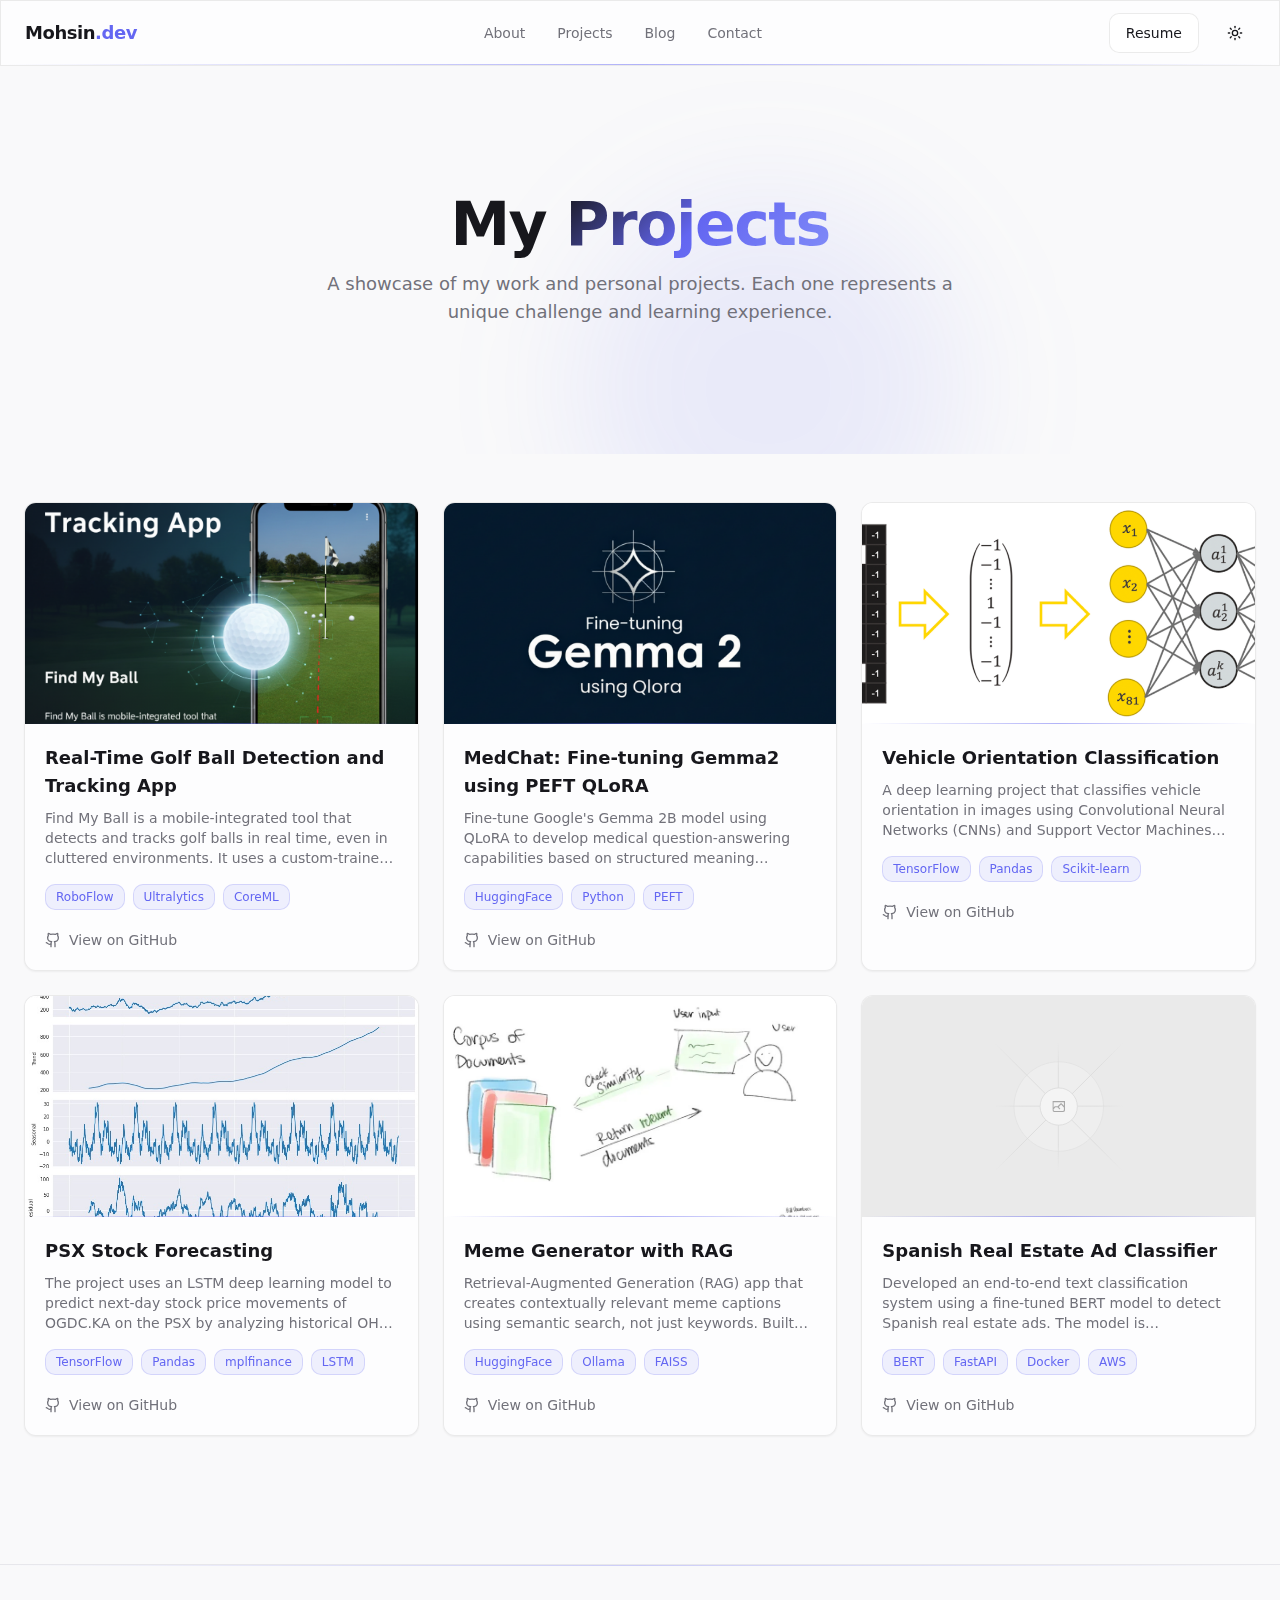
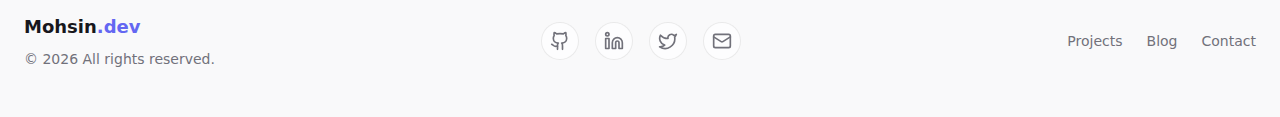
<file: projects/index.html>
<!DOCTYPE html><!--OHz50NgLO55leNgFAEfFM-->
<html lang="en">

<head>
    <meta charSet="utf-8" />
    <meta name="viewport" content="width=device-width, initial-scale=1" />
    <link rel="preload" href="/_next/static/media/36966cca54120369-s.p.woff2" as="font" crossorigin=""
        type="font/woff2" />
    <link rel="preload" href="/_next/static/media/e4af272ccee01ff0-s.p.woff2" as="font" crossorigin=""
        type="font/woff2" />
    <link rel="stylesheet" href="/_next/static/css/35d7ea13da595721.css" data-precedence="next" />
    <link rel="stylesheet" href="/_next/static/css/863ad5b3deaeff02.css" data-precedence="next" />
    <link rel="preload" as="script" fetchPriority="low" href="/_next/static/chunks/webpack-aea67e5c8eb24ced.js" />
    <script src="/_next/static/chunks/4bd1b696-c023c6e3521b1417.js" async=""></script>
    <script src="/_next/static/chunks/255-bc8b3b9a93d25a64.js" async=""></script>
    <script src="/_next/static/chunks/main-app-0e767b34c4348844.js" async=""></script>
    <script src="/_next/static/chunks/app/layout-e51b5dc5a0d84f4d.js" async=""></script>
    <script src="/_next/static/chunks/252-d3a2639d45a6bae5.js" async=""></script>
    <script src="/_next/static/chunks/356-1fcf197c11312f1f.js" async=""></script>
    <script src="/_next/static/chunks/app/projects/page-b643b75cd3c3f869.js" async=""></script>
    <meta name="next-size-adjust" content="" />
    <title>Mohsin Khan - AI/ML Engineer</title>
    <meta name="description"
        content="Junior AI/ML Engineer building intelligent systems and digital experiences with modern technologies." />
    <meta name="generator" content="v0.app" />
    <link rel="shortcut icon" href="/assets/icon.svg" />
    <link rel="icon" href="/assets/icon.svg" />
    <link rel="apple-touch-icon" href="/assets/apple-icon.png" />
    <link rel="icon" href="/assets/icon-dark-32x32.png" type="image/png" sizes="32x32"
        media="(prefers-color-scheme: dark)" />
    <link rel="icon" href="/assets/icon-light-32x32.png" type="image/png" sizes="32x32"
        media="(prefers-color-scheme: light)" />
    <script src="/_next/static/chunks/polyfills-42372ed130431b0a.js" noModule=""></script>
</head>

<body class="min-h-screen bg-background font-sans antialiased __variable_f367f3 __variable_dd5b2f __className_f367f3">
    <div hidden=""><!--$--><!--/$--></div>
    <script>((a, b, c, d, e, f, g, h) => { let i = document.documentElement, j = ["light", "dark"]; function k(b) { var c; (Array.isArray(a) ? a : [a]).forEach(a => { let c = "class" === a, d = c && f ? e.map(a => f[a] || a) : e; c ? (i.classList.remove(...d), i.classList.add(f && f[b] ? f[b] : b)) : i.setAttribute(a, b) }), c = b, h && j.includes(c) && (i.style.colorScheme = c) } if (d) k(d); else try { let a = localStorage.getItem(b) || c, d = g && "system" === a ? window.matchMedia("(prefers-color-scheme: dark)").matches ? "dark" : "light" : a; k(d) } catch (a) { } })("class", "theme", "system", null, ["light", "dark"], null, true, true)</script>
    <div class="min-h-screen bg-background">
        <header class="sticky top-0 z-50 w-full glass">
            <div
                class="absolute inset-x-0 bottom-0 h-px bg-gradient-to-r from-transparent via-primary/50 to-transparent">
            </div>
            <div class="container mx-auto h-16">
                <div class="flex items-center justify-between h-full px-4 md:px-6"><a
                        class="flex items-center space-x-2 group" href="/"><span
                            class="font-bold text-lg tracking-tight group-hover:text-primary transition-colors">Mohsin<span
                                class="text-primary">.dev</span></span></a>
                    <nav class="hidden md:flex items-center space-x-8"><a
                            class="nav-link text-sm font-medium transition-colors hover:text-primary text-muted-foreground"
                            href="/#about">About</a><a
                            class="nav-link text-sm font-medium transition-colors hover:text-primary text-muted-foreground"
                            href="/projects/">Projects</a><a
                            class="nav-link text-sm font-medium transition-colors hover:text-primary text-muted-foreground"
                            href="/blog/">Blog</a><a
                            class="nav-link text-sm font-medium transition-colors hover:text-primary text-muted-foreground"
                            href="/#contact">Contact</a></nav>
                    <div class="hidden md:flex items-center space-x-4"><a href="/assets/mohsin_resume.pdf"
                            target="_blank" rel="noopener noreferrer" download="Mohsin_Khan_Resume.pdf"
                            onclick="window.open('/assets/mohsin_resume.pdf', '_blank'); return false;"
                            class="inline-flex items-center justify-center gap-2 whitespace-nowrap rounded-md text-sm font-medium ring-offset-background focus-visible:outline-none focus-visible:ring-2 focus-visible:ring-ring focus-visible:ring-offset-2 disabled:pointer-events-none disabled:opacity-50 [&amp;_svg]:pointer-events-none [&amp;_svg]:size-4 [&amp;_svg]:shrink-0 border bg-background hover:bg-accent hover:text-accent-foreground h-10 px-4 py-2 glass border-primary/30 hover:border-primary hover:glow-sm transition-all">Resume</a><button
                            class="inline-flex items-center justify-center gap-2 whitespace-nowrap rounded-md text-sm font-medium ring-offset-background transition-colors focus-visible:outline-none focus-visible:ring-2 focus-visible:ring-ring focus-visible:ring-offset-2 disabled:pointer-events-none disabled:opacity-50 [&amp;_svg]:pointer-events-none [&amp;_svg]:size-4 [&amp;_svg]:shrink-0 hover:bg-accent hover:text-accent-foreground h-10 w-10"><svg
                                xmlns="http://www.w3.org/2000/svg" width="24" height="24" viewBox="0 0 24 24"
                                fill="none" stroke="currentColor" stroke-width="2" stroke-linecap="round"
                                stroke-linejoin="round"
                                class="lucide lucide-sun h-[1.2rem] w-[1.2rem] rotate-0 scale-100 transition-all dark:-rotate-90 dark:scale-0">
                                <circle cx="12" cy="12" r="4"></circle>
                                <path d="M12 2v2"></path>
                                <path d="M12 20v2"></path>
                                <path d="m4.93 4.93 1.41 1.41"></path>
                                <path d="m17.66 17.66 1.41 1.41"></path>
                                <path d="M2 12h2"></path>
                                <path d="M20 12h2"></path>
                                <path d="m6.34 17.66-1.41 1.41"></path>
                                <path d="m19.07 4.93-1.41 1.41"></path>
                            </svg><svg xmlns="http://www.w3.org/2000/svg" width="24" height="24" viewBox="0 0 24 24"
                                fill="none" stroke="currentColor" stroke-width="2" stroke-linecap="round"
                                stroke-linejoin="round"
                                class="lucide lucide-moon absolute h-[1.2rem] w-[1.2rem] rotate-90 scale-0 transition-all dark:rotate-0 dark:scale-100">
                                <path d="M12 3a6 6 0 0 0 9 9 9 9 0 1 1-9-9Z"></path>
                            </svg><span class="sr-only">Toggle theme</span></button></div><button
                        class="md:hidden p-2 text-muted-foreground hover:text-foreground"><svg
                            xmlns="http://www.w3.org/2000/svg" width="24" height="24" viewBox="0 0 24 24" fill="none"
                            stroke="currentColor" stroke-width="2" stroke-linecap="round" stroke-linejoin="round"
                            class="lucide lucide-menu h-5 w-5">
                            <line x1="4" x2="20" y1="12" y2="12"></line>
                            <line x1="4" x2="20" y1="6" y2="6"></line>
                            <line x1="4" x2="20" y1="18" y2="18"></line>
                        </svg></button>
                </div>
            </div>
        </header>
        <main>
            <section class="relative py-24 md:py-32 overflow-hidden">
                <div class="absolute top-1/3 right-1/4 w-96 h-96 bg-primary/10 rounded-full blur-3xl"></div>
                <div class="container mx-auto px-4 md:px-6 relative z-10">
                    <div class="mx-auto max-w-4xl">
                        <div class="flex flex-col items-center justify-center space-y-4 text-center">
                            <h1 class="text-4xl font-bold tracking-tight sm:text-5xl md:text-6xl">My <span
                                    class="gradient-text">Projects</span></h1>
                            <p class="mx-auto max-w-2xl text-lg text-muted-foreground">A showcase of my work and
                                personal projects. Each one represents a unique challenge and learning experience.</p>
                        </div>
                    </div>
                </div>
            </section>
            <section class="py-12 pb-24 md:pb-32">
                <div class="container mx-auto px-4 md:px-6">
                    <div class="mx-auto max-w-7xl">
                        <div class="grid gap-6 md:grid-cols-2 lg:grid-cols-3">
                            <div
                                class="rounded-lg border bg-card text-card-foreground shadow-sm glass border-border/50 overflow-hidden card-hover group">
                                <div class="relative aspect-video overflow-hidden"><img
                                        alt="Real-Time Golf Ball Detection and Tracking App" loading="lazy"
                                        decoding="async" data-nimg="fill"
                                        class="object-cover transition-transform duration-500 group-hover:scale-110"
                                        style="position:absolute;height:100%;width:100%;left:0;top:0;right:0;bottom:0;color:transparent"
                                        src="/assets/fmb.png?height=400&amp;width=600" />
                                    <div
                                        class="absolute inset-0 bg-gradient-to-t from-background via-background/50 to-transparent opacity-0 group-hover:opacity-100 transition-opacity duration-300 flex items-center justify-center">
                                        <a target="_blank"
                                            class="p-3 rounded-full gradient-bg glow text-white transform translate-y-4 group-hover:translate-y-0 transition-transform duration-300"
                                            href="https://github.com"><svg xmlns="http://www.w3.org/2000/svg" width="24"
                                                height="24" viewBox="0 0 24 24" fill="none" stroke="currentColor"
                                                stroke-width="2" stroke-linecap="round" stroke-linejoin="round"
                                                class="lucide lucide-external-link h-5 w-5">
                                                <path d="M15 3h6v6"></path>
                                                <path d="M10 14 21 3"></path>
                                                <path d="M18 13v6a2 2 0 0 1-2 2H5a2 2 0 0 1-2-2V8a2 2 0 0 1 2-2h6">
                                                </path>
                                            </svg></a>
                                    </div>
                                    <div
                                        class="absolute bottom-0 left-0 right-0 h-px bg-gradient-to-r from-transparent via-primary/50 to-transparent">
                                    </div>
                                </div>
                                <div class="p-5">
                                    <h3
                                        class="font-semibold text-lg mb-2 line-clamp-2 group-hover:text-primary transition-colors">
                                        Real-Time Golf Ball Detection and Tracking App</h3>
                                    <p class="text-sm text-muted-foreground mb-4 line-clamp-3">Find My Ball is a
                                        mobile-integrated tool that detects and tracks golf balls in real time, even in
                                        cluttered environments. It uses a custom-trained YOLO model optimized for
                                        lightweight mobile deployment on iOS.</p>
                                    <div class="flex flex-wrap gap-2"><span
                                            class="inline-flex items-center rounded-md bg-primary/10 px-2.5 py-1 text-xs font-medium text-primary border border-primary/20">RoboFlow</span><span
                                            class="inline-flex items-center rounded-md bg-primary/10 px-2.5 py-1 text-xs font-medium text-primary border border-primary/20">Ultralytics</span><span
                                            class="inline-flex items-center rounded-md bg-primary/10 px-2.5 py-1 text-xs font-medium text-primary border border-primary/20">CoreML</span>
                                    </div>
                                </div>
                                <div class="flex items-center p-5 pt-0"><a target="_blank"
                                        class="inline-flex items-center gap-2 text-sm text-muted-foreground hover:text-primary transition-colors group/link"
                                        href="https://github.com"><svg xmlns="http://www.w3.org/2000/svg" width="24"
                                            height="24" viewBox="0 0 24 24" fill="none" stroke="currentColor"
                                            stroke-width="2" stroke-linecap="round" stroke-linejoin="round"
                                            class="lucide lucide-github h-4 w-4">
                                            <path
                                                d="M15 22v-4a4.8 4.8 0 0 0-1-3.5c3 0 6-2 6-5.5.08-1.25-.27-2.48-1-3.5.28-1.15.28-2.35 0-3.5 0 0-1 0-3 1.5-2.64-.5-5.36-.5-8 0C6 2 5 2 5 2c-.3 1.15-.3 2.35 0 3.5A5.403 5.403 0 0 0 4 9c0 3.5 3 5.5 6 5.5-.39.49-.68 1.05-.85 1.65-.17.6-.22 1.23-.15 1.85v4">
                                            </path>
                                            <path d="M9 18c-4.51 2-5-2-7-2"></path>
                                        </svg><span class="nav-link">View on GitHub</span></a></div>
                            </div>
                            <div
                                class="rounded-lg border bg-card text-card-foreground shadow-sm glass border-border/50 overflow-hidden card-hover group">
                                <div class="relative aspect-video overflow-hidden"><img
                                        alt="MedChat: Fine-tuning Gemma2 using PEFT QLoRA" loading="lazy"
                                        decoding="async" data-nimg="fill"
                                        class="object-cover transition-transform duration-500 group-hover:scale-110"
                                        style="position:absolute;height:100%;width:100%;left:0;top:0;right:0;bottom:0;color:transparent"
                                        src="/assets/finetune-llm.png?height=400&amp;width=600" />
                                    <div
                                        class="absolute inset-0 bg-gradient-to-t from-background via-background/50 to-transparent opacity-0 group-hover:opacity-100 transition-opacity duration-300 flex items-center justify-center">
                                        <a target="_blank"
                                            class="p-3 rounded-full gradient-bg glow text-white transform translate-y-4 group-hover:translate-y-0 transition-transform duration-300"
                                            href="https://github.com/Mohsin-Kn/MedChat_Finetuning_Gemma2_using_PEFT_QLoRA"><svg
                                                xmlns="http://www.w3.org/2000/svg" width="24" height="24"
                                                viewBox="0 0 24 24" fill="none" stroke="currentColor" stroke-width="2"
                                                stroke-linecap="round" stroke-linejoin="round"
                                                class="lucide lucide-external-link h-5 w-5">
                                                <path d="M15 3h6v6"></path>
                                                <path d="M10 14 21 3"></path>
                                                <path d="M18 13v6a2 2 0 0 1-2 2H5a2 2 0 0 1-2-2V8a2 2 0 0 1 2-2h6">
                                                </path>
                                            </svg></a>
                                    </div>
                                    <div
                                        class="absolute bottom-0 left-0 right-0 h-px bg-gradient-to-r from-transparent via-primary/50 to-transparent">
                                    </div>
                                </div>
                                <div class="p-5">
                                    <h3
                                        class="font-semibold text-lg mb-2 line-clamp-2 group-hover:text-primary transition-colors">
                                        MedChat: Fine-tuning Gemma2 using PEFT QLoRA</h3>
                                    <p class="text-sm text-muted-foreground mb-4 line-clamp-3">Fine-tune Google&#x27;s
                                        Gemma 2B model using QLoRA to develop medical question-answering capabilities
                                        based on structured meaning representations.</p>
                                    <div class="flex flex-wrap gap-2"><span
                                            class="inline-flex items-center rounded-md bg-primary/10 px-2.5 py-1 text-xs font-medium text-primary border border-primary/20">HuggingFace</span><span
                                            class="inline-flex items-center rounded-md bg-primary/10 px-2.5 py-1 text-xs font-medium text-primary border border-primary/20">Python</span><span
                                            class="inline-flex items-center rounded-md bg-primary/10 px-2.5 py-1 text-xs font-medium text-primary border border-primary/20">PEFT</span>
                                    </div>
                                </div>
                                <div class="flex items-center p-5 pt-0"><a target="_blank"
                                        class="inline-flex items-center gap-2 text-sm text-muted-foreground hover:text-primary transition-colors group/link"
                                        href="https://github.com/Mohsin-Kn/MedChat_Finetuning_Gemma2_using_PEFT_QLoRA"><svg
                                            xmlns="http://www.w3.org/2000/svg" width="24" height="24"
                                            viewBox="0 0 24 24" fill="none" stroke="currentColor" stroke-width="2"
                                            stroke-linecap="round" stroke-linejoin="round"
                                            class="lucide lucide-github h-4 w-4">
                                            <path
                                                d="M15 22v-4a4.8 4.8 0 0 0-1-3.5c3 0 6-2 6-5.5.08-1.25-.27-2.48-1-3.5.28-1.15.28-2.35 0-3.5 0 0-1 0-3 1.5-2.64-.5-5.36-.5-8 0C6 2 5 2 5 2c-.3 1.15-.3 2.35 0 3.5A5.403 5.403 0 0 0 4 9c0 3.5 3 5.5 6 5.5-.39.49-.68 1.05-.85 1.65-.17.6-.22 1.23-.15 1.85v4">
                                            </path>
                                            <path d="M9 18c-4.51 2-5-2-7-2"></path>
                                        </svg><span class="nav-link">View on GitHub</span></a></div>
                            </div>
                            <div
                                class="rounded-lg border bg-card text-card-foreground shadow-sm glass border-border/50 overflow-hidden card-hover group">
                                <div class="relative aspect-video overflow-hidden"><img
                                        alt="Vehicle Orientation Classification" loading="lazy" decoding="async"
                                        data-nimg="fill"
                                        class="object-cover transition-transform duration-500 group-hover:scale-110"
                                        style="position:absolute;height:100%;width:100%;left:0;top:0;right:0;bottom:0;color:transparent"
                                        src="/assets/computer-vision.png?height=400&amp;width=600" />
                                    <div
                                        class="absolute inset-0 bg-gradient-to-t from-background via-background/50 to-transparent opacity-0 group-hover:opacity-100 transition-opacity duration-300 flex items-center justify-center">
                                        <a target="_blank"
                                            class="p-3 rounded-full gradient-bg glow text-white transform translate-y-4 group-hover:translate-y-0 transition-transform duration-300"
                                            href="https://github.com/Mohsin-Kn/vehicle-orientation-classification"><svg
                                                xmlns="http://www.w3.org/2000/svg" width="24" height="24"
                                                viewBox="0 0 24 24" fill="none" stroke="currentColor" stroke-width="2"
                                                stroke-linecap="round" stroke-linejoin="round"
                                                class="lucide lucide-external-link h-5 w-5">
                                                <path d="M15 3h6v6"></path>
                                                <path d="M10 14 21 3"></path>
                                                <path d="M18 13v6a2 2 0 0 1-2 2H5a2 2 0 0 1-2-2V8a2 2 0 0 1 2-2h6">
                                                </path>
                                            </svg></a>
                                    </div>
                                    <div
                                        class="absolute bottom-0 left-0 right-0 h-px bg-gradient-to-r from-transparent via-primary/50 to-transparent">
                                    </div>
                                </div>
                                <div class="p-5">
                                    <h3
                                        class="font-semibold text-lg mb-2 line-clamp-2 group-hover:text-primary transition-colors">
                                        Vehicle Orientation Classification</h3>
                                    <p class="text-sm text-muted-foreground mb-4 line-clamp-3">A deep learning project
                                        that classifies vehicle orientation in images using Convolutional Neural
                                        Networks (CNNs) and Support Vector Machines (SVM)</p>
                                    <div class="flex flex-wrap gap-2"><span
                                            class="inline-flex items-center rounded-md bg-primary/10 px-2.5 py-1 text-xs font-medium text-primary border border-primary/20">TensorFlow</span><span
                                            class="inline-flex items-center rounded-md bg-primary/10 px-2.5 py-1 text-xs font-medium text-primary border border-primary/20">Pandas</span><span
                                            class="inline-flex items-center rounded-md bg-primary/10 px-2.5 py-1 text-xs font-medium text-primary border border-primary/20">Scikit-learn</span>
                                    </div>
                                </div>
                                <div class="flex items-center p-5 pt-0"><a target="_blank"
                                        class="inline-flex items-center gap-2 text-sm text-muted-foreground hover:text-primary transition-colors group/link"
                                        href="https://github.com/Mohsin-Kn/vehicle-orientation-classification"><svg
                                            xmlns="http://www.w3.org/2000/svg" width="24" height="24"
                                            viewBox="0 0 24 24" fill="none" stroke="currentColor" stroke-width="2"
                                            stroke-linecap="round" stroke-linejoin="round"
                                            class="lucide lucide-github h-4 w-4">
                                            <path
                                                d="M15 22v-4a4.8 4.8 0 0 0-1-3.5c3 0 6-2 6-5.5.08-1.25-.27-2.48-1-3.5.28-1.15.28-2.35 0-3.5 0 0-1 0-3 1.5-2.64-.5-5.36-.5-8 0C6 2 5 2 5 2c-.3 1.15-.3 2.35 0 3.5A5.403 5.403 0 0 0 4 9c0 3.5 3 5.5 6 5.5-.39.49-.68 1.05-.85 1.65-.17.6-.22 1.23-.15 1.85v4">
                                            </path>
                                            <path d="M9 18c-4.51 2-5-2-7-2"></path>
                                        </svg><span class="nav-link">View on GitHub</span></a></div>
                            </div>
                            <div
                                class="rounded-lg border bg-card text-card-foreground shadow-sm glass border-border/50 overflow-hidden card-hover group">
                                <div class="relative aspect-video overflow-hidden"><img alt="PSX Stock Forecasting"
                                        loading="lazy" decoding="async" data-nimg="fill"
                                        class="object-cover transition-transform duration-500 group-hover:scale-110"
                                        style="position:absolute;height:100%;width:100%;left:0;top:0;right:0;bottom:0;color:transparent"
                                        src="/assets/forecasting.jpg?height=400&amp;width=600" />
                                    <div
                                        class="absolute inset-0 bg-gradient-to-t from-background via-background/50 to-transparent opacity-0 group-hover:opacity-100 transition-opacity duration-300 flex items-center justify-center">
                                        <a target="_blank"
                                            class="p-3 rounded-full gradient-bg glow text-white transform translate-y-4 group-hover:translate-y-0 transition-transform duration-300"
                                            href="https://github.com/Mohsin-Kn/PSX_Stock_Forecasting"><svg
                                                xmlns="http://www.w3.org/2000/svg" width="24" height="24"
                                                viewBox="0 0 24 24" fill="none" stroke="currentColor" stroke-width="2"
                                                stroke-linecap="round" stroke-linejoin="round"
                                                class="lucide lucide-external-link h-5 w-5">
                                                <path d="M15 3h6v6"></path>
                                                <path d="M10 14 21 3"></path>
                                                <path d="M18 13v6a2 2 0 0 1-2 2H5a2 2 0 0 1-2-2V8a2 2 0 0 1 2-2h6">
                                                </path>
                                            </svg></a>
                                    </div>
                                    <div
                                        class="absolute bottom-0 left-0 right-0 h-px bg-gradient-to-r from-transparent via-primary/50 to-transparent">
                                    </div>
                                </div>
                                <div class="p-5">
                                    <h3
                                        class="font-semibold text-lg mb-2 line-clamp-2 group-hover:text-primary transition-colors">
                                        PSX Stock Forecasting</h3>
                                    <p class="text-sm text-muted-foreground mb-4 line-clamp-3">The project uses an LSTM
                                        deep learning model to predict next-day stock price movements of OGDC.KA on the
                                        PSX by analyzing historical OHLC data and trading volume. It captures complex
                                        temporal patterns and market trends to generate accurate predictions.</p>
                                    <div class="flex flex-wrap gap-2"><span
                                            class="inline-flex items-center rounded-md bg-primary/10 px-2.5 py-1 text-xs font-medium text-primary border border-primary/20">TensorFlow</span><span
                                            class="inline-flex items-center rounded-md bg-primary/10 px-2.5 py-1 text-xs font-medium text-primary border border-primary/20">Pandas</span><span
                                            class="inline-flex items-center rounded-md bg-primary/10 px-2.5 py-1 text-xs font-medium text-primary border border-primary/20">mplfinance</span><span
                                            class="inline-flex items-center rounded-md bg-primary/10 px-2.5 py-1 text-xs font-medium text-primary border border-primary/20">LSTM</span>
                                    </div>
                                </div>
                                <div class="flex items-center p-5 pt-0"><a target="_blank"
                                        class="inline-flex items-center gap-2 text-sm text-muted-foreground hover:text-primary transition-colors group/link"
                                        href="https://github.com/Mohsin-Kn/PSX_Stock_Forecasting"><svg
                                            xmlns="http://www.w3.org/2000/svg" width="24" height="24"
                                            viewBox="0 0 24 24" fill="none" stroke="currentColor" stroke-width="2"
                                            stroke-linecap="round" stroke-linejoin="round"
                                            class="lucide lucide-github h-4 w-4">
                                            <path
                                                d="M15 22v-4a4.8 4.8 0 0 0-1-3.5c3 0 6-2 6-5.5.08-1.25-.27-2.48-1-3.5.28-1.15.28-2.35 0-3.5 0 0-1 0-3 1.5-2.64-.5-5.36-.5-8 0C6 2 5 2 5 2c-.3 1.15-.3 2.35 0 3.5A5.403 5.403 0 0 0 4 9c0 3.5 3 5.5 6 5.5-.39.49-.68 1.05-.85 1.65-.17.6-.22 1.23-.15 1.85v4">
                                            </path>
                                            <path d="M9 18c-4.51 2-5-2-7-2"></path>
                                        </svg><span class="nav-link">View on GitHub</span></a></div>
                            </div>
                            <div
                                class="rounded-lg border bg-card text-card-foreground shadow-sm glass border-border/50 overflow-hidden card-hover group">
                                <div class="relative aspect-video overflow-hidden"><img alt="Meme Generator with RAG"
                                        loading="lazy" decoding="async" data-nimg="fill"
                                        class="object-cover transition-transform duration-500 group-hover:scale-110"
                                        style="position:absolute;height:100%;width:100%;left:0;top:0;right:0;bottom:0;color:transparent"
                                        src="/assets/rag.jpg?height=400&amp;width=600" />
                                    <div
                                        class="absolute inset-0 bg-gradient-to-t from-background via-background/50 to-transparent opacity-0 group-hover:opacity-100 transition-opacity duration-300 flex items-center justify-center">
                                        <a target="_blank"
                                            class="p-3 rounded-full gradient-bg glow text-white transform translate-y-4 group-hover:translate-y-0 transition-transform duration-300"
                                            href="https://github.com/Mohsin-Kn/SemanticMemeFinder_RAG"><svg
                                                xmlns="http://www.w3.org/2000/svg" width="24" height="24"
                                                viewBox="0 0 24 24" fill="none" stroke="currentColor" stroke-width="2"
                                                stroke-linecap="round" stroke-linejoin="round"
                                                class="lucide lucide-external-link h-5 w-5">
                                                <path d="M15 3h6v6"></path>
                                                <path d="M10 14 21 3"></path>
                                                <path d="M18 13v6a2 2 0 0 1-2 2H5a2 2 0 0 1-2-2V8a2 2 0 0 1 2-2h6">
                                                </path>
                                            </svg></a>
                                    </div>
                                    <div
                                        class="absolute bottom-0 left-0 right-0 h-px bg-gradient-to-r from-transparent via-primary/50 to-transparent">
                                    </div>
                                </div>
                                <div class="p-5">
                                    <h3
                                        class="font-semibold text-lg mb-2 line-clamp-2 group-hover:text-primary transition-colors">
                                        Meme Generator with RAG</h3>
                                    <p class="text-sm text-muted-foreground mb-4 line-clamp-3">Retrieval-Augmented
                                        Generation (RAG) app that creates contextually relevant meme captions using
                                        semantic search, not just keywords. Built with FAISS, HuggingFace embeddings,
                                        Ollama LLMs</p>
                                    <div class="flex flex-wrap gap-2"><span
                                            class="inline-flex items-center rounded-md bg-primary/10 px-2.5 py-1 text-xs font-medium text-primary border border-primary/20">HuggingFace</span><span
                                            class="inline-flex items-center rounded-md bg-primary/10 px-2.5 py-1 text-xs font-medium text-primary border border-primary/20">Ollama</span><span
                                            class="inline-flex items-center rounded-md bg-primary/10 px-2.5 py-1 text-xs font-medium text-primary border border-primary/20">FAISS</span>
                                    </div>
                                </div>
                                <div class="flex items-center p-5 pt-0"><a target="_blank"
                                        class="inline-flex items-center gap-2 text-sm text-muted-foreground hover:text-primary transition-colors group/link"
                                        href="https://github.com/Mohsin-Kn/SemanticMemeFinder_RAG"><svg
                                            xmlns="http://www.w3.org/2000/svg" width="24" height="24"
                                            viewBox="0 0 24 24" fill="none" stroke="currentColor" stroke-width="2"
                                            stroke-linecap="round" stroke-linejoin="round"
                                            class="lucide lucide-github h-4 w-4">
                                            <path
                                                d="M15 22v-4a4.8 4.8 0 0 0-1-3.5c3 0 6-2 6-5.5.08-1.25-.27-2.48-1-3.5.28-1.15.28-2.35 0-3.5 0 0-1 0-3 1.5-2.64-.5-5.36-.5-8 0C6 2 5 2 5 2c-.3 1.15-.3 2.35 0 3.5A5.403 5.403 0 0 0 4 9c0 3.5 3 5.5 6 5.5-.39.49-.68 1.05-.85 1.65-.17.6-.22 1.23-.15 1.85v4">
                                            </path>
                                            <path d="M9 18c-4.51 2-5-2-7-2"></path>
                                        </svg><span class="nav-link">View on GitHub</span></a></div>
                            </div>
                            <div
                                class="rounded-lg border bg-card text-card-foreground shadow-sm glass border-border/50 overflow-hidden card-hover group">
                                <div class="relative aspect-video overflow-hidden"><img
                                        alt="Spanish Real Estate Ad Classifier" loading="lazy" decoding="async"
                                        data-nimg="fill"
                                        class="object-cover transition-transform duration-500 group-hover:scale-110"
                                        style="position:absolute;height:100%;width:100%;left:0;top:0;right:0;bottom:0;color:transparent"
                                        src="/assets/placeholder.svg?height=400&amp;width=600" />
                                    <div
                                        class="absolute inset-0 bg-gradient-to-t from-background via-background/50 to-transparent opacity-0 group-hover:opacity-100 transition-opacity duration-300 flex items-center justify-center">
                                        <a target="_blank"
                                            class="p-3 rounded-full gradient-bg glow text-white transform translate-y-4 group-hover:translate-y-0 transition-transform duration-300"
                                            href="https://github.com"><svg xmlns="http://www.w3.org/2000/svg" width="24"
                                                height="24" viewBox="0 0 24 24" fill="none" stroke="currentColor"
                                                stroke-width="2" stroke-linecap="round" stroke-linejoin="round"
                                                class="lucide lucide-external-link h-5 w-5">
                                                <path d="M15 3h6v6"></path>
                                                <path d="M10 14 21 3"></path>
                                                <path d="M18 13v6a2 2 0 0 1-2 2H5a2 2 0 0 1-2-2V8a2 2 0 0 1 2-2h6">
                                                </path>
                                            </svg></a>
                                    </div>
                                    <div
                                        class="absolute bottom-0 left-0 right-0 h-px bg-gradient-to-r from-transparent via-primary/50 to-transparent">
                                    </div>
                                </div>
                                <div class="p-5">
                                    <h3
                                        class="font-semibold text-lg mb-2 line-clamp-2 group-hover:text-primary transition-colors">
                                        Spanish Real Estate Ad Classifier</h3>
                                    <p class="text-sm text-muted-foreground mb-4 line-clamp-3">Developed an end-to-end
                                        text classification system using a fine-tuned BERT model to detect Spanish real
                                        estate ads. The model is containerized with Docker and deployed via FastAPI on
                                        AWS EC2 for real-time and batch predictions.</p>
                                    <div class="flex flex-wrap gap-2"><span
                                            class="inline-flex items-center rounded-md bg-primary/10 px-2.5 py-1 text-xs font-medium text-primary border border-primary/20">BERT</span><span
                                            class="inline-flex items-center rounded-md bg-primary/10 px-2.5 py-1 text-xs font-medium text-primary border border-primary/20">FastAPI</span><span
                                            class="inline-flex items-center rounded-md bg-primary/10 px-2.5 py-1 text-xs font-medium text-primary border border-primary/20">Docker</span><span
                                            class="inline-flex items-center rounded-md bg-primary/10 px-2.5 py-1 text-xs font-medium text-primary border border-primary/20">AWS</span>
                                    </div>
                                </div>
                                <div class="flex items-center p-5 pt-0"><a target="_blank"
                                        class="inline-flex items-center gap-2 text-sm text-muted-foreground hover:text-primary transition-colors group/link"
                                        href="https://github.com"><svg xmlns="http://www.w3.org/2000/svg" width="24"
                                            height="24" viewBox="0 0 24 24" fill="none" stroke="currentColor"
                                            stroke-width="2" stroke-linecap="round" stroke-linejoin="round"
                                            class="lucide lucide-github h-4 w-4">
                                            <path
                                                d="M15 22v-4a4.8 4.8 0 0 0-1-3.5c3 0 6-2 6-5.5.08-1.25-.27-2.48-1-3.5.28-1.15.28-2.35 0-3.5 0 0-1 0-3 1.5-2.64-.5-5.36-.5-8 0C6 2 5 2 5 2c-.3 1.15-.3 2.35 0 3.5A5.403 5.403 0 0 0 4 9c0 3.5 3 5.5 6 5.5-.39.49-.68 1.05-.85 1.65-.17.6-.22 1.23-.15 1.85v4">
                                            </path>
                                            <path d="M9 18c-4.51 2-5-2-7-2"></path>
                                        </svg><span class="nav-link">View on GitHub</span></a></div>
                            </div>
                        </div>
                    </div>
                </div>
            </section>
        </main>
        <footer class="relative border-t border-border/50">
            <div class="absolute inset-x-0 top-0 h-px bg-gradient-to-r from-transparent via-primary/30 to-transparent">
            </div>
            <div class="container mx-auto py-12 px-4 md:px-6">
                <div class="flex flex-col md:flex-row items-center justify-between gap-6">
                    <div class="flex flex-col items-center md:items-start space-y-2"><a class="font-bold text-lg"
                            href="/">Mohsin<span class="text-primary">.dev</span></a>
                        <p class="text-sm text-muted-foreground">© <!-- -->2026<!-- --> All rights reserved.</p>
                    </div>
                    <div class="flex items-center space-x-4"><a target="_blank"
                            class="p-2 rounded-full glass hover:glow-sm transition-all text-muted-foreground hover:text-primary"
                            href="https://github.com/Mohsin-Kn"><svg xmlns="http://www.w3.org/2000/svg" width="24"
                                height="24" viewBox="0 0 24 24" fill="none" stroke="currentColor" stroke-width="2"
                                stroke-linecap="round" stroke-linejoin="round" class="lucide lucide-github h-5 w-5">
                                <path
                                    d="M15 22v-4a4.8 4.8 0 0 0-1-3.5c3 0 6-2 6-5.5.08-1.25-.27-2.48-1-3.5.28-1.15.28-2.35 0-3.5 0 0-1 0-3 1.5-2.64-.5-5.36-.5-8 0C6 2 5 2 5 2c-.3 1.15-.3 2.35 0 3.5A5.403 5.403 0 0 0 4 9c0 3.5 3 5.5 6 5.5-.39.49-.68 1.05-.85 1.65-.17.6-.22 1.23-.15 1.85v4">
                                </path>
                                <path d="M9 18c-4.51 2-5-2-7-2"></path>
                            </svg></a><a target="_blank"
                            class="p-2 rounded-full glass hover:glow-sm transition-all text-muted-foreground hover:text-primary"
                            href="https://www.linkedin.com/in/mohsin-khan-565a73174/"><svg
                                xmlns="http://www.w3.org/2000/svg" width="24" height="24" viewBox="0 0 24 24"
                                fill="none" stroke="currentColor" stroke-width="2" stroke-linecap="round"
                                stroke-linejoin="round" class="lucide lucide-linkedin h-5 w-5">
                                <path
                                    d="M16 8a6 6 0 0 1 6 6v7h-4v-7a2 2 0 0 0-2-2 2 2 0 0 0-2 2v7h-4v-7a6 6 0 0 1 6-6z">
                                </path>
                                <rect width="4" height="12" x="2" y="9"></rect>
                                <circle cx="4" cy="4" r="2"></circle>
                            </svg></a><a target="_blank"
                            class="p-2 rounded-full glass hover:glow-sm transition-all text-muted-foreground hover:text-primary"
                            href="https://twitter.com"><svg xmlns="http://www.w3.org/2000/svg" width="24" height="24"
                                viewBox="0 0 24 24" fill="none" stroke="currentColor" stroke-width="2"
                                stroke-linecap="round" stroke-linejoin="round" class="lucide lucide-twitter h-5 w-5">
                                <path
                                    d="M22 4s-.7 2.1-2 3.4c1.6 10-9.4 17.3-18 11.6 2.2.1 4.4-.6 6-2C3 15.5.5 9.6 3 5c2.2 2.6 5.6 4.1 9 4-.9-4.2 4-6.6 7-3.8 1.1 0 3-1.2 3-1.2z">
                                </path>
                            </svg></a><a
                            class="p-2 rounded-full glass hover:glow-sm transition-all text-muted-foreground hover:text-primary"
                            href="mailto:mohsinknofficial@gmail.com"><svg xmlns="http://www.w3.org/2000/svg" width="24"
                                height="24" viewBox="0 0 24 24" fill="none" stroke="currentColor" stroke-width="2"
                                stroke-linecap="round" stroke-linejoin="round" class="lucide lucide-mail h-5 w-5">
                                <rect width="20" height="16" x="2" y="4" rx="2"></rect>
                                <path d="m22 7-8.97 5.7a1.94 1.94 0 0 1-2.06 0L2 7"></path>
                            </svg></a></div>
                    <nav class="flex items-center space-x-6 text-sm text-muted-foreground"><a
                            class="hover:text-primary transition-colors" href="/projects/">Projects</a><a
                            class="hover:text-primary transition-colors" href="/blog/">Blog</a><a
                            class="hover:text-primary transition-colors" href="/#contact">Contact</a></nav>
                </div>
            </div>
        </footer>
    </div><!--$--><!--/$-->
    <script src="/_next/static/chunks/webpack-aea67e5c8eb24ced.js" id="_R_" async=""></script>
    <script>(self.__next_f = self.__next_f || []).push([0])</script>
    <script>self.__next_f.push([1, "1:\"$Sreact.fragment\"\n2:I[1901,[\"177\",\"static/chunks/app/layout-e51b5dc5a0d84f4d.js\"],\"ThemeProvider\"]\n3:I[9766,[],\"\"]\n4:I[8924,[],\"\"]\n5:I[672,[\"252\",\"static/chunks/252-d3a2639d45a6bae5.js\",\"356\",\"static/chunks/356-1fcf197c11312f1f.js\",\"893\",\"static/chunks/app/projects/page-b643b75cd3c3f869.js\"],\"default\"]\n6:I[1356,[\"252\",\"static/chunks/252-d3a2639d45a6bae5.js\",\"356\",\"static/chunks/356-1fcf197c11312f1f.js\",\"893\",\"static/chunks/app/projects/page-b643b75cd3c3f869.js\"],\"Image\"]\n13:I[7150,[],\"\"]\n:HL[\"/_next/static/media/36966cca54120369-s.p.woff2\",\"font\",{\"crossOrigin\":\"\",\"type\":\"font/woff2\"}]\n:HL[\"/_next/static/media/e4af272ccee01ff0-s.p.woff2\",\"font\",{\"crossOrigin\":\"\",\"type\":\"font/woff2\"}]\n:HL[\"/_next/static/css/35d7ea13da595721.css\",\"style\"]\n:HL[\"/_next/static/css/863ad5b3deaeff02.css\",\"style\"]\n"])</script>
    <script>self.__next_f.push([1, "0:{\"P\":null,\"b\":\"OHz50NgLO55leNgFAEfFM\",\"p\":\"\",\"c\":[\"\",\"projects\",\"\"],\"i\":false,\"f\":[[[\"\",{\"children\":[\"projects\",{\"children\":[\"__PAGE__\",{}]}]},\"$undefined\",\"$undefined\",true],[\"\",[\"$\",\"$1\",\"c\",{\"children\":[[[\"$\",\"link\",\"0\",{\"rel\":\"stylesheet\",\"href\":\"/_next/static/css/35d7ea13da595721.css\",\"precedence\":\"next\",\"crossOrigin\":\"$undefined\",\"nonce\":\"$undefined\"}],[\"$\",\"link\",\"1\",{\"rel\":\"stylesheet\",\"href\":\"/_next/static/css/863ad5b3deaeff02.css\",\"precedence\":\"next\",\"crossOrigin\":\"$undefined\",\"nonce\":\"$undefined\"}]],[\"$\",\"html\",null,{\"lang\":\"en\",\"suppressHydrationWarning\":true,\"children\":[\"$\",\"body\",null,{\"className\":\"min-h-screen bg-background font-sans antialiased __variable_f367f3 __variable_dd5b2f __className_f367f3\",\"children\":[\"$\",\"$L2\",null,{\"attribute\":\"class\",\"defaultTheme\":\"system\",\"enableSystem\":true,\"disableTransitionOnChange\":true,\"children\":[\"$\",\"$L3\",null,{\"parallelRouterKey\":\"children\",\"error\":\"$undefined\",\"errorStyles\":\"$undefined\",\"errorScripts\":\"$undefined\",\"template\":[\"$\",\"$L4\",null,{}],\"templateStyles\":\"$undefined\",\"templateScripts\":\"$undefined\",\"notFound\":[[[\"$\",\"title\",null,{\"children\":\"404: This page could not be found.\"}],[\"$\",\"div\",null,{\"style\":{\"fontFamily\":\"system-ui,\\\"Segoe UI\\\",Roboto,Helvetica,Arial,sans-serif,\\\"Apple Color Emoji\\\",\\\"Segoe UI Emoji\\\"\",\"height\":\"100vh\",\"textAlign\":\"center\",\"display\":\"flex\",\"flexDirection\":\"column\",\"alignItems\":\"center\",\"justifyContent\":\"center\"},\"children\":[\"$\",\"div\",null,{\"children\":[[\"$\",\"style\",null,{\"dangerouslySetInnerHTML\":{\"__html\":\"body{color:#000;background:#fff;margin:0}.next-error-h1{border-right:1px solid rgba(0,0,0,.3)}@media (prefers-color-scheme:dark){body{color:#fff;background:#000}.next-error-h1{border-right:1px solid rgba(255,255,255,.3)}}\"}}],[\"$\",\"h1\",null,{\"className\":\"next-error-h1\",\"style\":{\"display\":\"inline-block\",\"margin\":\"0 20px 0 0\",\"padding\":\"0 23px 0 0\",\"fontSize\":24,\"fontWeight\":500,\"verticalAlign\":\"top\",\"lineHeight\":\"49px\"},\"children\":404}],[\"$\",\"div\",null,{\"style\":{\"display\":\"inline-block\"},\"children\":[\"$\",\"h2\",null,{\"style\":{\"fontSize\":14,\"fontWeight\":400,\"lineHeight\":\"49px\",\"margin\":0},\"children\":\"This page could not be found.\"}]}]]}]}]],[]],\"forbidden\":\"$undefined\",\"unauthorized\":\"$undefined\"}]}]}]}]]}],{\"children\":[\"projects\",[\"$\",\"$1\",\"c\",{\"children\":[null,[\"$\",\"$L3\",null,{\"parallelRouterKey\":\"children\",\"error\":\"$undefined\",\"errorStyles\":\"$undefined\",\"errorScripts\":\"$undefined\",\"template\":[\"$\",\"$L4\",null,{}],\"templateStyles\":\"$undefined\",\"templateScripts\":\"$undefined\",\"notFound\":\"$undefined\",\"forbidden\":\"$undefined\",\"unauthorized\":\"$undefined\"}]]}],{\"children\":[\"__PAGE__\",[\"$\",\"$1\",\"c\",{\"children\":[[\"$\",\"div\",null,{\"className\":\"min-h-screen bg-background\",\"children\":[[\"$\",\"$L5\",null,{}],[\"$\",\"main\",null,{\"children\":[[\"$\",\"section\",null,{\"className\":\"relative py-24 md:py-32 overflow-hidden\",\"children\":[[\"$\",\"div\",null,{\"className\":\"absolute top-1/3 right-1/4 w-96 h-96 bg-primary/10 rounded-full blur-3xl\"}],[\"$\",\"div\",null,{\"className\":\"container mx-auto px-4 md:px-6 relative z-10\",\"children\":[\"$\",\"div\",null,{\"className\":\"mx-auto max-w-4xl\",\"children\":[\"$\",\"div\",null,{\"className\":\"flex flex-col items-center justify-center space-y-4 text-center\",\"children\":[[\"$\",\"h1\",null,{\"className\":\"text-4xl font-bold tracking-tight sm:text-5xl md:text-6xl\",\"children\":[\"My \",[\"$\",\"span\",null,{\"className\":\"gradient-text\",\"children\":\"Projects\"}]]}],[\"$\",\"p\",null,{\"className\":\"mx-auto max-w-2xl text-lg text-muted-foreground\",\"children\":\"A showcase of my work and personal projects. Each one represents a unique challenge and learning experience.\"}]]}]}]}]]}],[\"$\",\"section\",null,{\"className\":\"py-12 pb-24 md:pb-32\",\"children\":[\"$\",\"div\",null,{\"className\":\"container mx-auto px-4 md:px-6\",\"children\":[\"$\",\"div\",null,{\"className\":\"mx-auto max-w-7xl\",\"children\":[\"$\",\"div\",null,{\"className\":\"grid gap-6 md:grid-cols-2 lg:grid-cols-3\",\"children\":[[\"$\",\"div\",null,{\"ref\":\"$undefined\",\"className\":\"rounded-lg border bg-card text-card-foreground shadow-sm glass border-border/50 overflow-hidden card-hover group\",\"children\":[[\"$\",\"div\",null,{\"className\":\"relative aspect-video overflow-hidden\",\"children\":[[\"$\",\"$L6\",null,{\"src\":\"/assets/fmb.png?height=400\u0026width=600\",\"alt\":\"Real-Time Golf Ball Detection and Tracking App\",\"fill\":true,\"className\":\"object-cover transition-transform duration-500 group-hover:scale-110\"}],[\"$\",\"div\",null,{\"className\":\"absolute inset-0 bg-gradient-to-t from-background via-background/50 to-transparent opacity-0 group-hover:opacity-100 transition-opacity duration-300 flex items-center justify-center\",\"children\":\"$L7\"}],\"$L8\"]}],\"$L9\",\"$La\"]}],\"$Lb\",\"$Lc\",\"$Ld\",\"$Le\",\"$Lf\"]}]}]}]}]]}],\"$L10\"]}],null,\"$L11\"]}],{},null,false]},null,false]},null,false],\"$L12\",false]],\"m\":\"$undefined\",\"G\":[\"$13\",[]],\"s\":false,\"S\":true}\n"])</script>
    <script>self.__next_f.push([1, "14:I[2619,[\"252\",\"static/chunks/252-d3a2639d45a6bae5.js\",\"356\",\"static/chunks/356-1fcf197c11312f1f.js\",\"893\",\"static/chunks/app/projects/page-b643b75cd3c3f869.js\"],\"\"]\n15:I[4431,[],\"OutletBoundary\"]\n17:I[5278,[],\"AsyncMetadataOutlet\"]\n19:I[4431,[],\"ViewportBoundary\"]\n1b:I[4431,[],\"MetadataBoundary\"]\n1c:\"$Sreact.suspense\"\n"])</script>
    <script>self.__next_f.push([1, "7:[\"$\",\"$L14\",null,{\"href\":\"https://github.com\",\"target\":\"_blank\",\"className\":\"p-3 rounded-full gradient-bg glow text-white transform translate-y-4 group-hover:translate-y-0 transition-transform duration-300\",\"children\":[\"$\",\"svg\",null,{\"ref\":\"$undefined\",\"xmlns\":\"http://www.w3.org/2000/svg\",\"width\":24,\"height\":24,\"viewBox\":\"0 0 24 24\",\"fill\":\"none\",\"stroke\":\"currentColor\",\"strokeWidth\":2,\"strokeLinecap\":\"round\",\"strokeLinejoin\":\"round\",\"className\":\"lucide lucide-external-link h-5 w-5\",\"children\":[[\"$\",\"path\",\"1q9fwt\",{\"d\":\"M15 3h6v6\"}],[\"$\",\"path\",\"gplh6r\",{\"d\":\"M10 14 21 3\"}],[\"$\",\"path\",\"a6xqqp\",{\"d\":\"M18 13v6a2 2 0 0 1-2 2H5a2 2 0 0 1-2-2V8a2 2 0 0 1 2-2h6\"}],\"$undefined\"]}]}]\n"])</script>
    <script>self.__next_f.push([1, "8:[\"$\",\"div\",null,{\"className\":\"absolute bottom-0 left-0 right-0 h-px bg-gradient-to-r from-transparent via-primary/50 to-transparent\"}]\n"])</script>
    <script>self.__next_f.push([1, "9:[\"$\",\"div\",null,{\"ref\":\"$undefined\",\"className\":\"p-5\",\"children\":[[\"$\",\"h3\",null,{\"className\":\"font-semibold text-lg mb-2 line-clamp-2 group-hover:text-primary transition-colors\",\"children\":\"Real-Time Golf Ball Detection and Tracking App\"}],[\"$\",\"p\",null,{\"className\":\"text-sm text-muted-foreground mb-4 line-clamp-3\",\"children\":\"Find My Ball is a mobile-integrated tool that detects and tracks golf balls in real time, even in cluttered environments. It uses a custom-trained YOLO model optimized for lightweight mobile deployment on iOS.\"}],[\"$\",\"div\",null,{\"className\":\"flex flex-wrap gap-2\",\"children\":[[\"$\",\"span\",\"RoboFlow\",{\"className\":\"inline-flex items-center rounded-md bg-primary/10 px-2.5 py-1 text-xs font-medium text-primary border border-primary/20\",\"children\":\"RoboFlow\"}],[\"$\",\"span\",\"Ultralytics\",{\"className\":\"inline-flex items-center rounded-md bg-primary/10 px-2.5 py-1 text-xs font-medium text-primary border border-primary/20\",\"children\":\"Ultralytics\"}],[\"$\",\"span\",\"CoreML\",{\"className\":\"inline-flex items-center rounded-md bg-primary/10 px-2.5 py-1 text-xs font-medium text-primary border border-primary/20\",\"children\":\"CoreML\"}]]}]]}]\n"])</script>
    <script>self.__next_f.push([1, "a:[\"$\",\"div\",null,{\"ref\":\"$undefined\",\"className\":\"flex items-center p-5 pt-0\",\"children\":[\"$\",\"$L14\",null,{\"href\":\"https://github.com\",\"target\":\"_blank\",\"className\":\"inline-flex items-center gap-2 text-sm text-muted-foreground hover:text-primary transition-colors group/link\",\"children\":[[\"$\",\"svg\",null,{\"ref\":\"$undefined\",\"xmlns\":\"http://www.w3.org/2000/svg\",\"width\":24,\"height\":24,\"viewBox\":\"0 0 24 24\",\"fill\":\"none\",\"stroke\":\"currentColor\",\"strokeWidth\":2,\"strokeLinecap\":\"round\",\"strokeLinejoin\":\"round\",\"className\":\"lucide lucide-github h-4 w-4\",\"children\":[[\"$\",\"path\",\"tonef\",{\"d\":\"M15 22v-4a4.8 4.8 0 0 0-1-3.5c3 0 6-2 6-5.5.08-1.25-.27-2.48-1-3.5.28-1.15.28-2.35 0-3.5 0 0-1 0-3 1.5-2.64-.5-5.36-.5-8 0C6 2 5 2 5 2c-.3 1.15-.3 2.35 0 3.5A5.403 5.403 0 0 0 4 9c0 3.5 3 5.5 6 5.5-.39.49-.68 1.05-.85 1.65-.17.6-.22 1.23-.15 1.85v4\"}],[\"$\",\"path\",\"9comsn\",{\"d\":\"M9 18c-4.51 2-5-2-7-2\"}],\"$undefined\"]}],[\"$\",\"span\",null,{\"className\":\"nav-link\",\"children\":\"View on GitHub\"}]]}]}]\n"])</script>
    <script>self.__next_f.push([1, "b:[\"$\",\"div\",null,{\"ref\":\"$undefined\",\"className\":\"rounded-lg border bg-card text-card-foreground shadow-sm glass border-border/50 overflow-hidden card-hover group\",\"children\":[[\"$\",\"div\",null,{\"className\":\"relative aspect-video overflow-hidden\",\"children\":[[\"$\",\"$L6\",null,{\"src\":\"/assets/finetune-llm.png?height=400\u0026width=600\",\"alt\":\"MedChat: Fine-tuning Gemma2 using PEFT QLoRA\",\"fill\":true,\"className\":\"object-cover transition-transform duration-500 group-hover:scale-110\"}],[\"$\",\"div\",null,{\"className\":\"absolute inset-0 bg-gradient-to-t from-background via-background/50 to-transparent opacity-0 group-hover:opacity-100 transition-opacity duration-300 flex items-center justify-center\",\"children\":[\"$\",\"$L14\",null,{\"href\":\"https://github.com/Mohsin-Kn/MedChat_Finetuning_Gemma2_using_PEFT_QLoRA\",\"target\":\"_blank\",\"className\":\"p-3 rounded-full gradient-bg glow text-white transform translate-y-4 group-hover:translate-y-0 transition-transform duration-300\",\"children\":[\"$\",\"svg\",null,{\"ref\":\"$undefined\",\"xmlns\":\"http://www.w3.org/2000/svg\",\"width\":24,\"height\":24,\"viewBox\":\"0 0 24 24\",\"fill\":\"none\",\"stroke\":\"currentColor\",\"strokeWidth\":2,\"strokeLinecap\":\"round\",\"strokeLinejoin\":\"round\",\"className\":\"lucide lucide-external-link h-5 w-5\",\"children\":[[\"$\",\"path\",\"1q9fwt\",{\"d\":\"M15 3h6v6\"}],[\"$\",\"path\",\"gplh6r\",{\"d\":\"M10 14 21 3\"}],[\"$\",\"path\",\"a6xqqp\",{\"d\":\"M18 13v6a2 2 0 0 1-2 2H5a2 2 0 0 1-2-2V8a2 2 0 0 1 2-2h6\"}],\"$undefined\"]}]}]}],[\"$\",\"div\",null,{\"className\":\"absolute bottom-0 left-0 right-0 h-px bg-gradient-to-r from-transparent via-primary/50 to-transparent\"}]]}],[\"$\",\"div\",null,{\"ref\":\"$undefined\",\"className\":\"p-5\",\"children\":[[\"$\",\"h3\",null,{\"className\":\"font-semibold text-lg mb-2 line-clamp-2 group-hover:text-primary transition-colors\",\"children\":\"MedChat: Fine-tuning Gemma2 using PEFT QLoRA\"}],[\"$\",\"p\",null,{\"className\":\"text-sm text-muted-foreground mb-4 line-clamp-3\",\"children\":\"Fine-tune Google's Gemma 2B model using QLoRA to develop medical question-answering capabilities based on structured meaning representations.\"}],[\"$\",\"div\",null,{\"className\":\"flex flex-wrap gap-2\",\"children\":[[\"$\",\"span\",\"HuggingFace\",{\"className\":\"inline-flex items-center rounded-md bg-primary/10 px-2.5 py-1 text-xs font-medium text-primary border border-primary/20\",\"children\":\"HuggingFace\"}],[\"$\",\"span\",\"Python\",{\"className\":\"inline-flex items-center rounded-md bg-primary/10 px-2.5 py-1 text-xs font-medium text-primary border border-primary/20\",\"children\":\"Python\"}],[\"$\",\"span\",\"PEFT\",{\"className\":\"inline-flex items-center rounded-md bg-primary/10 px-2.5 py-1 text-xs font-medium text-primary border border-primary/20\",\"children\":\"PEFT\"}]]}]]}],[\"$\",\"div\",null,{\"ref\":\"$undefined\",\"className\":\"flex items-center p-5 pt-0\",\"children\":[\"$\",\"$L14\",null,{\"href\":\"https://github.com/Mohsin-Kn/MedChat_Finetuning_Gemma2_using_PEFT_QLoRA\",\"target\":\"_blank\",\"className\":\"inline-flex items-center gap-2 text-sm text-muted-foreground hover:text-primary transition-colors group/link\",\"children\":[[\"$\",\"svg\",null,{\"ref\":\"$undefined\",\"xmlns\":\"http://www.w3.org/2000/svg\",\"width\":24,\"height\":24,\"viewBox\":\"0 0 24 24\",\"fill\":\"none\",\"stroke\":\"currentColor\",\"strokeWidth\":2,\"strokeLinecap\":\"round\",\"strokeLinejoin\":\"round\",\"className\":\"lucide lucide-github h-4 w-4\",\"children\":[[\"$\",\"path\",\"tonef\",{\"d\":\"M15 22v-4a4.8 4.8 0 0 0-1-3.5c3 0 6-2 6-5.5.08-1.25-.27-2.48-1-3.5.28-1.15.28-2.35 0-3.5 0 0-1 0-3 1.5-2.64-.5-5.36-.5-8 0C6 2 5 2 5 2c-.3 1.15-.3 2.35 0 3.5A5.403 5.403 0 0 0 4 9c0 3.5 3 5.5 6 5.5-.39.49-.68 1.05-.85 1.65-.17.6-.22 1.23-.15 1.85v4\"}],[\"$\",\"path\",\"9comsn\",{\"d\":\"M9 18c-4.51 2-5-2-7-2\"}],\"$undefined\"]}],[\"$\",\"span\",null,{\"className\":\"nav-link\",\"children\":\"View on GitHub\"}]]}]}]]}]\n"])</script>
    <script>self.__next_f.push([1, "c:[\"$\",\"div\",null,{\"ref\":\"$undefined\",\"className\":\"rounded-lg border bg-card text-card-foreground shadow-sm glass border-border/50 overflow-hidden card-hover group\",\"children\":[[\"$\",\"div\",null,{\"className\":\"relative aspect-video overflow-hidden\",\"children\":[[\"$\",\"$L6\",null,{\"src\":\"/assets/computer-vision.png?height=400\u0026width=600\",\"alt\":\"Vehicle Orientation Classification\",\"fill\":true,\"className\":\"object-cover transition-transform duration-500 group-hover:scale-110\"}],[\"$\",\"div\",null,{\"className\":\"absolute inset-0 bg-gradient-to-t from-background via-background/50 to-transparent opacity-0 group-hover:opacity-100 transition-opacity duration-300 flex items-center justify-center\",\"children\":[\"$\",\"$L14\",null,{\"href\":\"https://github.com/Mohsin-Kn/vehicle-orientation-classification\",\"target\":\"_blank\",\"className\":\"p-3 rounded-full gradient-bg glow text-white transform translate-y-4 group-hover:translate-y-0 transition-transform duration-300\",\"children\":[\"$\",\"svg\",null,{\"ref\":\"$undefined\",\"xmlns\":\"http://www.w3.org/2000/svg\",\"width\":24,\"height\":24,\"viewBox\":\"0 0 24 24\",\"fill\":\"none\",\"stroke\":\"currentColor\",\"strokeWidth\":2,\"strokeLinecap\":\"round\",\"strokeLinejoin\":\"round\",\"className\":\"lucide lucide-external-link h-5 w-5\",\"children\":[[\"$\",\"path\",\"1q9fwt\",{\"d\":\"M15 3h6v6\"}],[\"$\",\"path\",\"gplh6r\",{\"d\":\"M10 14 21 3\"}],[\"$\",\"path\",\"a6xqqp\",{\"d\":\"M18 13v6a2 2 0 0 1-2 2H5a2 2 0 0 1-2-2V8a2 2 0 0 1 2-2h6\"}],\"$undefined\"]}]}]}],[\"$\",\"div\",null,{\"className\":\"absolute bottom-0 left-0 right-0 h-px bg-gradient-to-r from-transparent via-primary/50 to-transparent\"}]]}],[\"$\",\"div\",null,{\"ref\":\"$undefined\",\"className\":\"p-5\",\"children\":[[\"$\",\"h3\",null,{\"className\":\"font-semibold text-lg mb-2 line-clamp-2 group-hover:text-primary transition-colors\",\"children\":\"Vehicle Orientation Classification\"}],[\"$\",\"p\",null,{\"className\":\"text-sm text-muted-foreground mb-4 line-clamp-3\",\"children\":\"A deep learning project that classifies vehicle orientation in images using Convolutional Neural Networks (CNNs) and Support Vector Machines (SVM)\"}],[\"$\",\"div\",null,{\"className\":\"flex flex-wrap gap-2\",\"children\":[[\"$\",\"span\",\"TensorFlow\",{\"className\":\"inline-flex items-center rounded-md bg-primary/10 px-2.5 py-1 text-xs font-medium text-primary border border-primary/20\",\"children\":\"TensorFlow\"}],[\"$\",\"span\",\"Pandas\",{\"className\":\"inline-flex items-center rounded-md bg-primary/10 px-2.5 py-1 text-xs font-medium text-primary border border-primary/20\",\"children\":\"Pandas\"}],[\"$\",\"span\",\"Scikit-learn\",{\"className\":\"inline-flex items-center rounded-md bg-primary/10 px-2.5 py-1 text-xs font-medium text-primary border border-primary/20\",\"children\":\"Scikit-learn\"}]]}]]}],[\"$\",\"div\",null,{\"ref\":\"$undefined\",\"className\":\"flex items-center p-5 pt-0\",\"children\":[\"$\",\"$L14\",null,{\"href\":\"https://github.com/Mohsin-Kn/vehicle-orientation-classification\",\"target\":\"_blank\",\"className\":\"inline-flex items-center gap-2 text-sm text-muted-foreground hover:text-primary transition-colors group/link\",\"children\":[[\"$\",\"svg\",null,{\"ref\":\"$undefined\",\"xmlns\":\"http://www.w3.org/2000/svg\",\"width\":24,\"height\":24,\"viewBox\":\"0 0 24 24\",\"fill\":\"none\",\"stroke\":\"currentColor\",\"strokeWidth\":2,\"strokeLinecap\":\"round\",\"strokeLinejoin\":\"round\",\"className\":\"lucide lucide-github h-4 w-4\",\"children\":[[\"$\",\"path\",\"tonef\",{\"d\":\"M15 22v-4a4.8 4.8 0 0 0-1-3.5c3 0 6-2 6-5.5.08-1.25-.27-2.48-1-3.5.28-1.15.28-2.35 0-3.5 0 0-1 0-3 1.5-2.64-.5-5.36-.5-8 0C6 2 5 2 5 2c-.3 1.15-.3 2.35 0 3.5A5.403 5.403 0 0 0 4 9c0 3.5 3 5.5 6 5.5-.39.49-.68 1.05-.85 1.65-.17.6-.22 1.23-.15 1.85v4\"}],[\"$\",\"path\",\"9comsn\",{\"d\":\"M9 18c-4.51 2-5-2-7-2\"}],\"$undefined\"]}],[\"$\",\"span\",null,{\"className\":\"nav-link\",\"children\":\"View on GitHub\"}]]}]}]]}]\n"])</script>
    <script>self.__next_f.push([1, "d:[\"$\",\"div\",null,{\"ref\":\"$undefined\",\"className\":\"rounded-lg border bg-card text-card-foreground shadow-sm glass border-border/50 overflow-hidden card-hover group\",\"children\":[[\"$\",\"div\",null,{\"className\":\"relative aspect-video overflow-hidden\",\"children\":[[\"$\",\"$L6\",null,{\"src\":\"/assets/forecasting.jpg?height=400\u0026width=600\",\"alt\":\"PSX Stock Forecasting\",\"fill\":true,\"className\":\"object-cover transition-transform duration-500 group-hover:scale-110\"}],[\"$\",\"div\",null,{\"className\":\"absolute inset-0 bg-gradient-to-t from-background via-background/50 to-transparent opacity-0 group-hover:opacity-100 transition-opacity duration-300 flex items-center justify-center\",\"children\":[\"$\",\"$L14\",null,{\"href\":\"https://github.com/Mohsin-Kn/PSX_Stock_Forecasting\",\"target\":\"_blank\",\"className\":\"p-3 rounded-full gradient-bg glow text-white transform translate-y-4 group-hover:translate-y-0 transition-transform duration-300\",\"children\":[\"$\",\"svg\",null,{\"ref\":\"$undefined\",\"xmlns\":\"http://www.w3.org/2000/svg\",\"width\":24,\"height\":24,\"viewBox\":\"0 0 24 24\",\"fill\":\"none\",\"stroke\":\"currentColor\",\"strokeWidth\":2,\"strokeLinecap\":\"round\",\"strokeLinejoin\":\"round\",\"className\":\"lucide lucide-external-link h-5 w-5\",\"children\":[[\"$\",\"path\",\"1q9fwt\",{\"d\":\"M15 3h6v6\"}],[\"$\",\"path\",\"gplh6r\",{\"d\":\"M10 14 21 3\"}],[\"$\",\"path\",\"a6xqqp\",{\"d\":\"M18 13v6a2 2 0 0 1-2 2H5a2 2 0 0 1-2-2V8a2 2 0 0 1 2-2h6\"}],\"$undefined\"]}]}]}],[\"$\",\"div\",null,{\"className\":\"absolute bottom-0 left-0 right-0 h-px bg-gradient-to-r from-transparent via-primary/50 to-transparent\"}]]}],[\"$\",\"div\",null,{\"ref\":\"$undefined\",\"className\":\"p-5\",\"children\":[[\"$\",\"h3\",null,{\"className\":\"font-semibold text-lg mb-2 line-clamp-2 group-hover:text-primary transition-colors\",\"children\":\"PSX Stock Forecasting\"}],[\"$\",\"p\",null,{\"className\":\"text-sm text-muted-foreground mb-4 line-clamp-3\",\"children\":\"The project uses an LSTM deep learning model to predict next-day stock price movements of OGDC.KA on the PSX by analyzing historical OHLC data and trading volume. It captures complex temporal patterns and market trends to generate accurate predictions.\"}],[\"$\",\"div\",null,{\"className\":\"flex flex-wrap gap-2\",\"children\":[[\"$\",\"span\",\"TensorFlow\",{\"className\":\"inline-flex items-center rounded-md bg-primary/10 px-2.5 py-1 text-xs font-medium text-primary border border-primary/20\",\"children\":\"TensorFlow\"}],[\"$\",\"span\",\"Pandas\",{\"className\":\"inline-flex items-center rounded-md bg-primary/10 px-2.5 py-1 text-xs font-medium text-primary border border-primary/20\",\"children\":\"Pandas\"}],[\"$\",\"span\",\"mplfinance\",{\"className\":\"inline-flex items-center rounded-md bg-primary/10 px-2.5 py-1 text-xs font-medium text-primary border border-primary/20\",\"children\":\"mplfinance\"}],[\"$\",\"span\",\"LSTM\",{\"className\":\"inline-flex items-center rounded-md bg-primary/10 px-2.5 py-1 text-xs font-medium text-primary border border-primary/20\",\"children\":\"LSTM\"}]]}]]}],[\"$\",\"div\",null,{\"ref\":\"$undefined\",\"className\":\"flex items-center p-5 pt-0\",\"children\":[\"$\",\"$L14\",null,{\"href\":\"https://github.com/Mohsin-Kn/PSX_Stock_Forecasting\",\"target\":\"_blank\",\"className\":\"inline-flex items-center gap-2 text-sm text-muted-foreground hover:text-primary transition-colors group/link\",\"children\":[[\"$\",\"svg\",null,{\"ref\":\"$undefined\",\"xmlns\":\"http://www.w3.org/2000/svg\",\"width\":24,\"height\":24,\"viewBox\":\"0 0 24 24\",\"fill\":\"none\",\"stroke\":\"currentColor\",\"strokeWidth\":2,\"strokeLinecap\":\"round\",\"strokeLinejoin\":\"round\",\"className\":\"lucide lucide-github h-4 w-4\",\"children\":[[\"$\",\"path\",\"tonef\",{\"d\":\"M15 22v-4a4.8 4.8 0 0 0-1-3.5c3 0 6-2 6-5.5.08-1.25-.27-2.48-1-3.5.28-1.15.28-2.35 0-3.5 0 0-1 0-3 1.5-2.64-.5-5.36-.5-8 0C6 2 5 2 5 2c-.3 1.15-.3 2.35 0 3.5A5.403 5.403 0 0 0 4 9c0 3.5 3 5.5 6 5.5-.39.49-.68 1.05-.85 1.65-.17.6-.22 1.23-.15 1.85v4\"}],[\"$\",\"path\",\"9comsn\",{\"d\":\"M9 18c-4.51 2-5-2-7-2\"}],\"$undefined\"]}],[\"$\",\"span\",null,{\"className\":\"nav-link\",\"children\":\"View on GitHub\"}]]}]}]]}]\n"])</script>
    <script>self.__next_f.push([1, "e:[\"$\",\"div\",null,{\"ref\":\"$undefined\",\"className\":\"rounded-lg border bg-card text-card-foreground shadow-sm glass border-border/50 overflow-hidden card-hover group\",\"children\":[[\"$\",\"div\",null,{\"className\":\"relative aspect-video overflow-hidden\",\"children\":[[\"$\",\"$L6\",null,{\"src\":\"/assets/rag.jpg?height=400\u0026width=600\",\"alt\":\"Meme Generator with RAG\",\"fill\":true,\"className\":\"object-cover transition-transform duration-500 group-hover:scale-110\"}],[\"$\",\"div\",null,{\"className\":\"absolute inset-0 bg-gradient-to-t from-background via-background/50 to-transparent opacity-0 group-hover:opacity-100 transition-opacity duration-300 flex items-center justify-center\",\"children\":[\"$\",\"$L14\",null,{\"href\":\"https://github.com/Mohsin-Kn/SemanticMemeFinder_RAG\",\"target\":\"_blank\",\"className\":\"p-3 rounded-full gradient-bg glow text-white transform translate-y-4 group-hover:translate-y-0 transition-transform duration-300\",\"children\":[\"$\",\"svg\",null,{\"ref\":\"$undefined\",\"xmlns\":\"http://www.w3.org/2000/svg\",\"width\":24,\"height\":24,\"viewBox\":\"0 0 24 24\",\"fill\":\"none\",\"stroke\":\"currentColor\",\"strokeWidth\":2,\"strokeLinecap\":\"round\",\"strokeLinejoin\":\"round\",\"className\":\"lucide lucide-external-link h-5 w-5\",\"children\":[[\"$\",\"path\",\"1q9fwt\",{\"d\":\"M15 3h6v6\"}],[\"$\",\"path\",\"gplh6r\",{\"d\":\"M10 14 21 3\"}],[\"$\",\"path\",\"a6xqqp\",{\"d\":\"M18 13v6a2 2 0 0 1-2 2H5a2 2 0 0 1-2-2V8a2 2 0 0 1 2-2h6\"}],\"$undefined\"]}]}]}],[\"$\",\"div\",null,{\"className\":\"absolute bottom-0 left-0 right-0 h-px bg-gradient-to-r from-transparent via-primary/50 to-transparent\"}]]}],[\"$\",\"div\",null,{\"ref\":\"$undefined\",\"className\":\"p-5\",\"children\":[[\"$\",\"h3\",null,{\"className\":\"font-semibold text-lg mb-2 line-clamp-2 group-hover:text-primary transition-colors\",\"children\":\"Meme Generator with RAG\"}],[\"$\",\"p\",null,{\"className\":\"text-sm text-muted-foreground mb-4 line-clamp-3\",\"children\":\"Retrieval-Augmented Generation (RAG) app that creates contextually relevant meme captions using semantic search, not just keywords. Built with FAISS, HuggingFace embeddings, Ollama LLMs\"}],[\"$\",\"div\",null,{\"className\":\"flex flex-wrap gap-2\",\"children\":[[\"$\",\"span\",\"HuggingFace\",{\"className\":\"inline-flex items-center rounded-md bg-primary/10 px-2.5 py-1 text-xs font-medium text-primary border border-primary/20\",\"children\":\"HuggingFace\"}],[\"$\",\"span\",\"Ollama\",{\"className\":\"inline-flex items-center rounded-md bg-primary/10 px-2.5 py-1 text-xs font-medium text-primary border border-primary/20\",\"children\":\"Ollama\"}],[\"$\",\"span\",\"FAISS\",{\"className\":\"inline-flex items-center rounded-md bg-primary/10 px-2.5 py-1 text-xs font-medium text-primary border border-primary/20\",\"children\":\"FAISS\"}]]}]]}],[\"$\",\"div\",null,{\"ref\":\"$undefined\",\"className\":\"flex items-center p-5 pt-0\",\"children\":[\"$\",\"$L14\",null,{\"href\":\"https://github.com/Mohsin-Kn/SemanticMemeFinder_RAG\",\"target\":\"_blank\",\"className\":\"inline-flex items-center gap-2 text-sm text-muted-foreground hover:text-primary transition-colors group/link\",\"children\":[[\"$\",\"svg\",null,{\"ref\":\"$undefined\",\"xmlns\":\"http://www.w3.org/2000/svg\",\"width\":24,\"height\":24,\"viewBox\":\"0 0 24 24\",\"fill\":\"none\",\"stroke\":\"currentColor\",\"strokeWidth\":2,\"strokeLinecap\":\"round\",\"strokeLinejoin\":\"round\",\"className\":\"lucide lucide-github h-4 w-4\",\"children\":[[\"$\",\"path\",\"tonef\",{\"d\":\"M15 22v-4a4.8 4.8 0 0 0-1-3.5c3 0 6-2 6-5.5.08-1.25-.27-2.48-1-3.5.28-1.15.28-2.35 0-3.5 0 0-1 0-3 1.5-2.64-.5-5.36-.5-8 0C6 2 5 2 5 2c-.3 1.15-.3 2.35 0 3.5A5.403 5.403 0 0 0 4 9c0 3.5 3 5.5 6 5.5-.39.49-.68 1.05-.85 1.65-.17.6-.22 1.23-.15 1.85v4\"}],[\"$\",\"path\",\"9comsn\",{\"d\":\"M9 18c-4.51 2-5-2-7-2\"}],\"$undefined\"]}],[\"$\",\"span\",null,{\"className\":\"nav-link\",\"children\":\"View on GitHub\"}]]}]}]]}]\n"])</script>
    <script>self.__next_f.push([1, "f:[\"$\",\"div\",null,{\"ref\":\"$undefined\",\"className\":\"rounded-lg border bg-card text-card-foreground shadow-sm glass border-border/50 overflow-hidden card-hover group\",\"children\":[[\"$\",\"div\",null,{\"className\":\"relative aspect-video overflow-hidden\",\"children\":[[\"$\",\"$L6\",null,{\"src\":\"/assets/placeholder.svg?height=400\u0026width=600\",\"alt\":\"Spanish Real Estate Ad Classifier\",\"fill\":true,\"className\":\"object-cover transition-transform duration-500 group-hover:scale-110\"}],[\"$\",\"div\",null,{\"className\":\"absolute inset-0 bg-gradient-to-t from-background via-background/50 to-transparent opacity-0 group-hover:opacity-100 transition-opacity duration-300 flex items-center justify-center\",\"children\":[\"$\",\"$L14\",null,{\"href\":\"https://github.com\",\"target\":\"_blank\",\"className\":\"p-3 rounded-full gradient-bg glow text-white transform translate-y-4 group-hover:translate-y-0 transition-transform duration-300\",\"children\":[\"$\",\"svg\",null,{\"ref\":\"$undefined\",\"xmlns\":\"http://www.w3.org/2000/svg\",\"width\":24,\"height\":24,\"viewBox\":\"0 0 24 24\",\"fill\":\"none\",\"stroke\":\"currentColor\",\"strokeWidth\":2,\"strokeLinecap\":\"round\",\"strokeLinejoin\":\"round\",\"className\":\"lucide lucide-external-link h-5 w-5\",\"children\":[[\"$\",\"path\",\"1q9fwt\",{\"d\":\"M15 3h6v6\"}],[\"$\",\"path\",\"gplh6r\",{\"d\":\"M10 14 21 3\"}],[\"$\",\"path\",\"a6xqqp\",{\"d\":\"M18 13v6a2 2 0 0 1-2 2H5a2 2 0 0 1-2-2V8a2 2 0 0 1 2-2h6\"}],\"$undefined\"]}]}]}],[\"$\",\"div\",null,{\"className\":\"absolute bottom-0 left-0 right-0 h-px bg-gradient-to-r from-transparent via-primary/50 to-transparent\"}]]}],[\"$\",\"div\",null,{\"ref\":\"$undefined\",\"className\":\"p-5\",\"children\":[[\"$\",\"h3\",null,{\"className\":\"font-semibold text-lg mb-2 line-clamp-2 group-hover:text-primary transition-colors\",\"children\":\"Spanish Real Estate Ad Classifier\"}],[\"$\",\"p\",null,{\"className\":\"text-sm text-muted-foreground mb-4 line-clamp-3\",\"children\":\"Developed an end-to-end text classification system using a fine-tuned BERT model to detect Spanish real estate ads. The model is containerized with Docker and deployed via FastAPI on AWS EC2 for real-time and batch predictions.\"}],[\"$\",\"div\",null,{\"className\":\"flex flex-wrap gap-2\",\"children\":[[\"$\",\"span\",\"BERT\",{\"className\":\"inline-flex items-center rounded-md bg-primary/10 px-2.5 py-1 text-xs font-medium text-primary border border-primary/20\",\"children\":\"BERT\"}],[\"$\",\"span\",\"FastAPI\",{\"className\":\"inline-flex items-center rounded-md bg-primary/10 px-2.5 py-1 text-xs font-medium text-primary border border-primary/20\",\"children\":\"FastAPI\"}],[\"$\",\"span\",\"Docker\",{\"className\":\"inline-flex items-center rounded-md bg-primary/10 px-2.5 py-1 text-xs font-medium text-primary border border-primary/20\",\"children\":\"Docker\"}],[\"$\",\"span\",\"AWS\",{\"className\":\"inline-flex items-center rounded-md bg-primary/10 px-2.5 py-1 text-xs font-medium text-primary border border-primary/20\",\"children\":\"AWS\"}]]}]]}],[\"$\",\"div\",null,{\"ref\":\"$undefined\",\"className\":\"flex items-center p-5 pt-0\",\"children\":[\"$\",\"$L14\",null,{\"href\":\"https://github.com\",\"target\":\"_blank\",\"className\":\"inline-flex items-center gap-2 text-sm text-muted-foreground hover:text-primary transition-colors group/link\",\"children\":[[\"$\",\"svg\",null,{\"ref\":\"$undefined\",\"xmlns\":\"http://www.w3.org/2000/svg\",\"width\":24,\"height\":24,\"viewBox\":\"0 0 24 24\",\"fill\":\"none\",\"stroke\":\"currentColor\",\"strokeWidth\":2,\"strokeLinecap\":\"round\",\"strokeLinejoin\":\"round\",\"className\":\"lucide lucide-github h-4 w-4\",\"children\":[[\"$\",\"path\",\"tonef\",{\"d\":\"M15 22v-4a4.8 4.8 0 0 0-1-3.5c3 0 6-2 6-5.5.08-1.25-.27-2.48-1-3.5.28-1.15.28-2.35 0-3.5 0 0-1 0-3 1.5-2.64-.5-5.36-.5-8 0C6 2 5 2 5 2c-.3 1.15-.3 2.35 0 3.5A5.403 5.403 0 0 0 4 9c0 3.5 3 5.5 6 5.5-.39.49-.68 1.05-.85 1.65-.17.6-.22 1.23-.15 1.85v4\"}],[\"$\",\"path\",\"9comsn\",{\"d\":\"M9 18c-4.51 2-5-2-7-2\"}],\"$undefined\"]}],[\"$\",\"span\",null,{\"className\":\"nav-link\",\"children\":\"View on GitHub\"}]]}]}]]}]\n"])</script>
    <script>self.__next_f.push([1, "10:[\"$\",\"footer\",null,{\"className\":\"relative border-t border-border/50\",\"children\":[[\"$\",\"div\",null,{\"className\":\"absolute inset-x-0 top-0 h-px bg-gradient-to-r from-transparent via-primary/30 to-transparent\"}],[\"$\",\"div\",null,{\"className\":\"container mx-auto py-12 px-4 md:px-6\",\"children\":[\"$\",\"div\",null,{\"className\":\"flex flex-col md:flex-row items-center justify-between gap-6\",\"children\":[[\"$\",\"div\",null,{\"className\":\"flex flex-col items-center md:items-start space-y-2\",\"children\":[[\"$\",\"$L14\",null,{\"href\":\"/\",\"className\":\"font-bold text-lg\",\"children\":[\"Mohsin\",[\"$\",\"span\",null,{\"className\":\"text-primary\",\"children\":\".dev\"}]]}],[\"$\",\"p\",null,{\"className\":\"text-sm text-muted-foreground\",\"children\":[\"© \",2026,\" All rights reserved.\"]}]]}],[\"$\",\"div\",null,{\"className\":\"flex items-center space-x-4\",\"children\":[[\"$\",\"$L14\",null,{\"href\":\"https://github.com/Mohsin-Kn\",\"target\":\"_blank\",\"className\":\"p-2 rounded-full glass hover:glow-sm transition-all text-muted-foreground hover:text-primary\",\"children\":[\"$\",\"svg\",null,{\"ref\":\"$undefined\",\"xmlns\":\"http://www.w3.org/2000/svg\",\"width\":24,\"height\":24,\"viewBox\":\"0 0 24 24\",\"fill\":\"none\",\"stroke\":\"currentColor\",\"strokeWidth\":2,\"strokeLinecap\":\"round\",\"strokeLinejoin\":\"round\",\"className\":\"lucide lucide-github h-5 w-5\",\"children\":[[\"$\",\"path\",\"tonef\",{\"d\":\"M15 22v-4a4.8 4.8 0 0 0-1-3.5c3 0 6-2 6-5.5.08-1.25-.27-2.48-1-3.5.28-1.15.28-2.35 0-3.5 0 0-1 0-3 1.5-2.64-.5-5.36-.5-8 0C6 2 5 2 5 2c-.3 1.15-.3 2.35 0 3.5A5.403 5.403 0 0 0 4 9c0 3.5 3 5.5 6 5.5-.39.49-.68 1.05-.85 1.65-.17.6-.22 1.23-.15 1.85v4\"}],[\"$\",\"path\",\"9comsn\",{\"d\":\"M9 18c-4.51 2-5-2-7-2\"}],\"$undefined\"]}]}],[\"$\",\"$L14\",null,{\"href\":\"https://www.linkedin.com/in/mohsin-khan-565a73174/\",\"target\":\"_blank\",\"className\":\"p-2 rounded-full glass hover:glow-sm transition-all text-muted-foreground hover:text-primary\",\"children\":[\"$\",\"svg\",null,{\"ref\":\"$undefined\",\"xmlns\":\"http://www.w3.org/2000/svg\",\"width\":24,\"height\":24,\"viewBox\":\"0 0 24 24\",\"fill\":\"none\",\"stroke\":\"currentColor\",\"strokeWidth\":2,\"strokeLinecap\":\"round\",\"strokeLinejoin\":\"round\",\"className\":\"lucide lucide-linkedin h-5 w-5\",\"children\":[[\"$\",\"path\",\"c2jq9f\",{\"d\":\"M16 8a6 6 0 0 1 6 6v7h-4v-7a2 2 0 0 0-2-2 2 2 0 0 0-2 2v7h-4v-7a6 6 0 0 1 6-6z\"}],[\"$\",\"rect\",\"mk3on5\",{\"width\":\"4\",\"height\":\"12\",\"x\":\"2\",\"y\":\"9\"}],[\"$\",\"circle\",\"bt5ra8\",{\"cx\":\"4\",\"cy\":\"4\",\"r\":\"2\"}],\"$undefined\"]}]}],[\"$\",\"$L14\",null,{\"href\":\"https://twitter.com\",\"target\":\"_blank\",\"className\":\"p-2 rounded-full glass hover:glow-sm transition-all text-muted-foreground hover:text-primary\",\"children\":[\"$\",\"svg\",null,{\"ref\":\"$undefined\",\"xmlns\":\"http://www.w3.org/2000/svg\",\"width\":24,\"height\":24,\"viewBox\":\"0 0 24 24\",\"fill\":\"none\",\"stroke\":\"currentColor\",\"strokeWidth\":2,\"strokeLinecap\":\"round\",\"strokeLinejoin\":\"round\",\"className\":\"lucide lucide-twitter h-5 w-5\",\"children\":[[\"$\",\"path\",\"pff0z6\",{\"d\":\"M22 4s-.7 2.1-2 3.4c1.6 10-9.4 17.3-18 11.6 2.2.1 4.4-.6 6-2C3 15.5.5 9.6 3 5c2.2 2.6 5.6 4.1 9 4-.9-4.2 4-6.6 7-3.8 1.1 0 3-1.2 3-1.2z\"}],\"$undefined\"]}]}],[\"$\",\"$L14\",null,{\"href\":\"mailto:mohsinknofficial@gmail.com\",\"className\":\"p-2 rounded-full glass hover:glow-sm transition-all text-muted-foreground hover:text-primary\",\"children\":[\"$\",\"svg\",null,{\"ref\":\"$undefined\",\"xmlns\":\"http://www.w3.org/2000/svg\",\"width\":24,\"height\":24,\"viewBox\":\"0 0 24 24\",\"fill\":\"none\",\"stroke\":\"currentColor\",\"strokeWidth\":2,\"strokeLinecap\":\"round\",\"strokeLinejoin\":\"round\",\"className\":\"lucide lucide-mail h-5 w-5\",\"children\":[[\"$\",\"rect\",\"18n3k1\",{\"width\":\"20\",\"height\":\"16\",\"x\":\"2\",\"y\":\"4\",\"rx\":\"2\"}],[\"$\",\"path\",\"1ocrg3\",{\"d\":\"m22 7-8.97 5.7a1.94 1.94 0 0 1-2.06 0L2 7\"}],\"$undefined\"]}]}]]}],[\"$\",\"nav\",null,{\"className\":\"flex items-center space-x-6 text-sm text-muted-foreground\",\"children\":[[\"$\",\"$L14\",null,{\"href\":\"/projects\",\"className\":\"hover:text-primary transition-colors\",\"children\":\"Projects\"}],[\"$\",\"$L14\",null,{\"href\":\"/blog\",\"className\":\"hover:text-primary transition-colors\",\"children\":\"Blog\"}],[\"$\",\"$L14\",null,{\"href\":\"/#contact\",\"className\":\"hover:text-primary transition-colors\",\"children\":\"Contact\"}]]}]]}]}]]}]\n"])</script>
    <script>self.__next_f.push([1, "11:[\"$\",\"$L15\",null,{\"children\":[\"$L16\",[\"$\",\"$L17\",null,{\"promise\":\"$@18\"}]]}]\n12:[\"$\",\"$1\",\"h\",{\"children\":[null,[[\"$\",\"$L19\",null,{\"children\":\"$L1a\"}],[\"$\",\"meta\",null,{\"name\":\"next-size-adjust\",\"content\":\"\"}]],[\"$\",\"$L1b\",null,{\"children\":[\"$\",\"div\",null,{\"hidden\":true,\"children\":[\"$\",\"$1c\",null,{\"fallback\":null,\"children\":\"$L1d\"}]}]}]]}]\n"])</script>
    <script>self.__next_f.push([1, "1a:[[\"$\",\"meta\",\"0\",{\"charSet\":\"utf-8\"}],[\"$\",\"meta\",\"1\",{\"name\":\"viewport\",\"content\":\"width=device-width, initial-scale=1\"}]]\n16:null\n"])</script>
    <script>self.__next_f.push([1, "1e:I[622,[],\"IconMark\"]\n"])</script>
    <script>self.__next_f.push([1, "18:{\"metadata\":[[\"$\",\"title\",\"0\",{\"children\":\"Mohsin Khan - AI/ML Engineer\"}],[\"$\",\"meta\",\"1\",{\"name\":\"description\",\"content\":\"Junior AI/ML Engineer building intelligent systems and digital experiences with modern technologies.\"}],[\"$\",\"meta\",\"2\",{\"name\":\"generator\",\"content\":\"v0.app\"}],[\"$\",\"link\",\"3\",{\"rel\":\"shortcut icon\",\"href\":\"/assets/icon.svg\"}],[\"$\",\"link\",\"4\",{\"rel\":\"icon\",\"href\":\"/assets/icon.svg\"}],[\"$\",\"link\",\"5\",{\"rel\":\"apple-touch-icon\",\"href\":\"/assets/apple-icon.png\"}],[\"$\",\"link\",\"6\",{\"rel\":\"icon\",\"href\":\"/assets/icon-dark-32x32.png\",\"type\":\"image/png\",\"sizes\":\"32x32\",\"media\":\"(prefers-color-scheme: dark)\"}],[\"$\",\"link\",\"7\",{\"rel\":\"icon\",\"href\":\"/assets/icon-light-32x32.png\",\"type\":\"image/png\",\"sizes\":\"32x32\",\"media\":\"(prefers-color-scheme: light)\"}],[\"$\",\"$L1e\",\"8\",{}]],\"error\":null,\"digest\":\"$undefined\"}\n"])</script>
    <script>self.__next_f.push([1, "1d:\"$18:metadata\"\n"])</script>
    <script>
        // Fix Resume button to open PDF directly
        document.addEventListener('click', function (e) {
            var target = e.target;
            // Check if clicked element or its parent contains "Resume" text
            while (target && target !== document) {
                if (target.textContent && target.textContent.trim() === 'Resume') {
                    e.preventDefault();
                    e.stopPropagation();
                    window.open('/assets/mohsin_resume.pdf', '_blank');
                    return false;
                }
                target = target.parentElement;
            }
        }, true);
    </script>
</body>

</html>
</file>
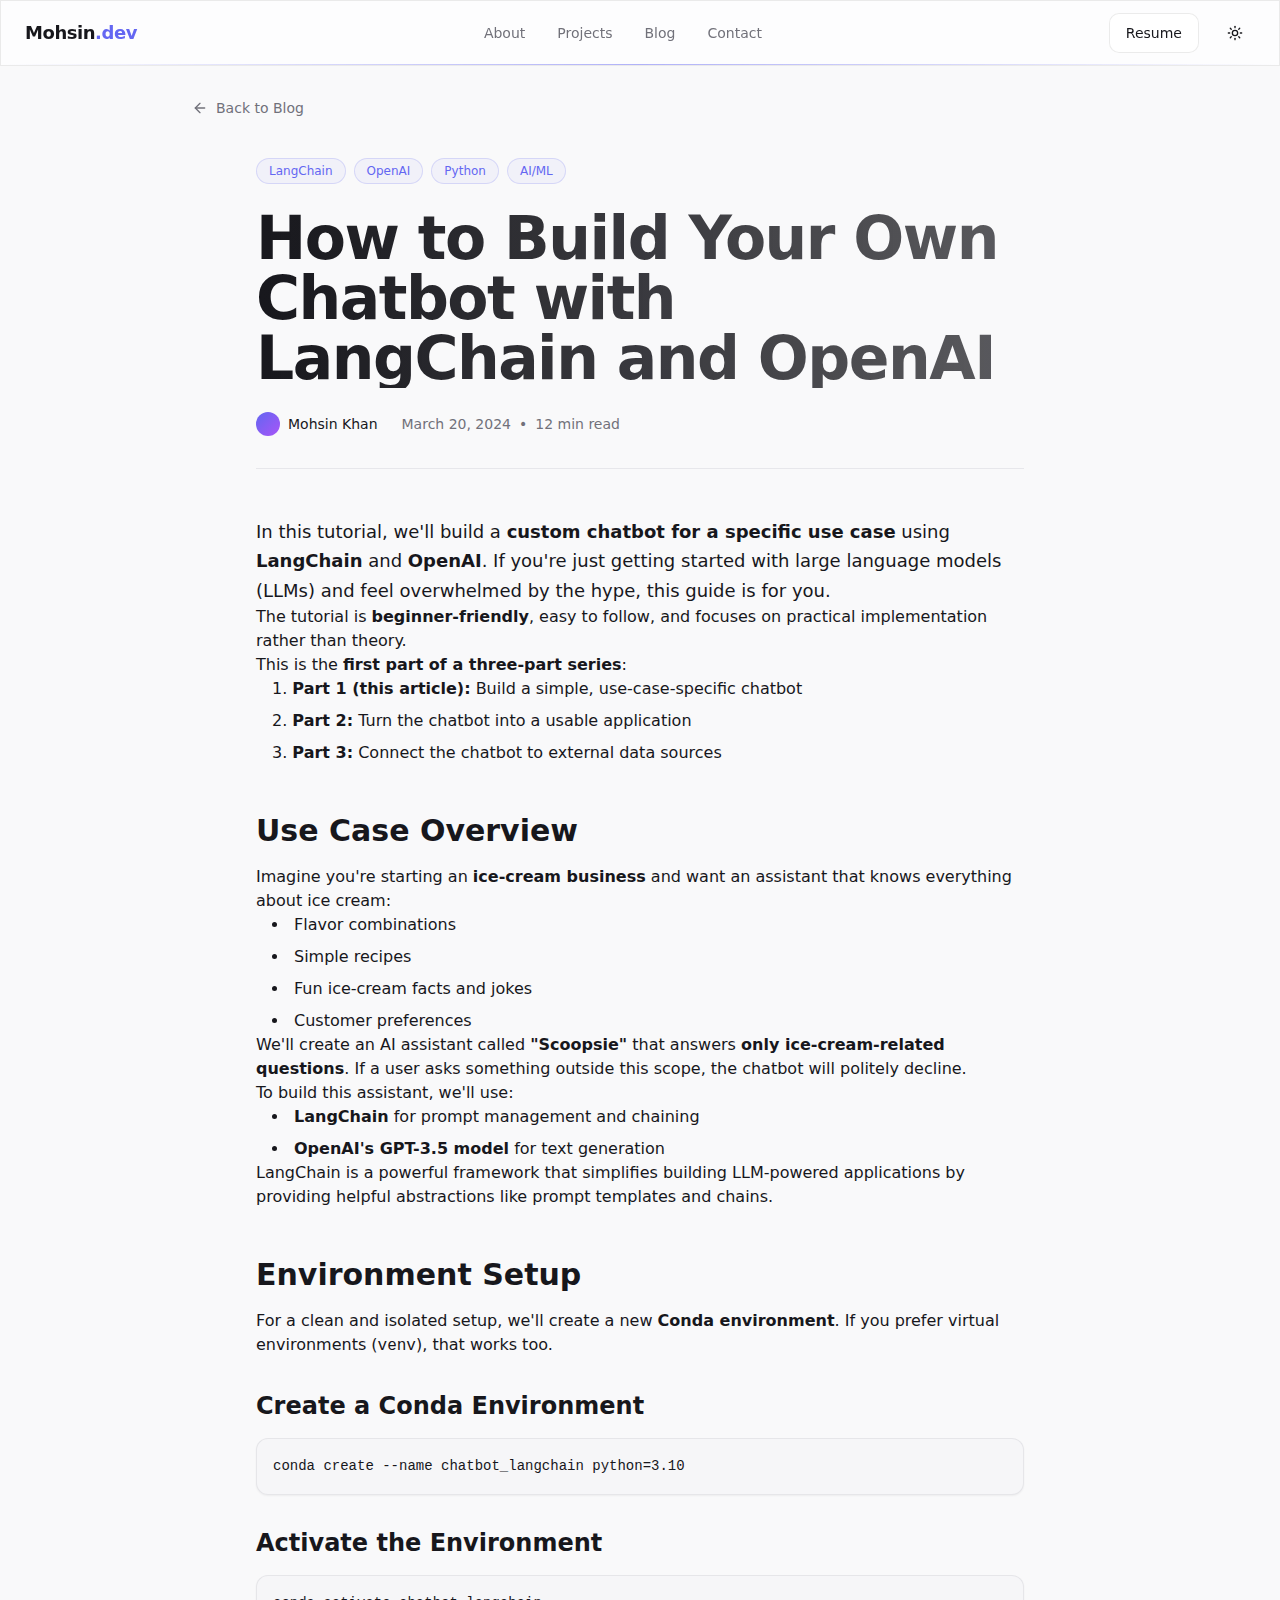
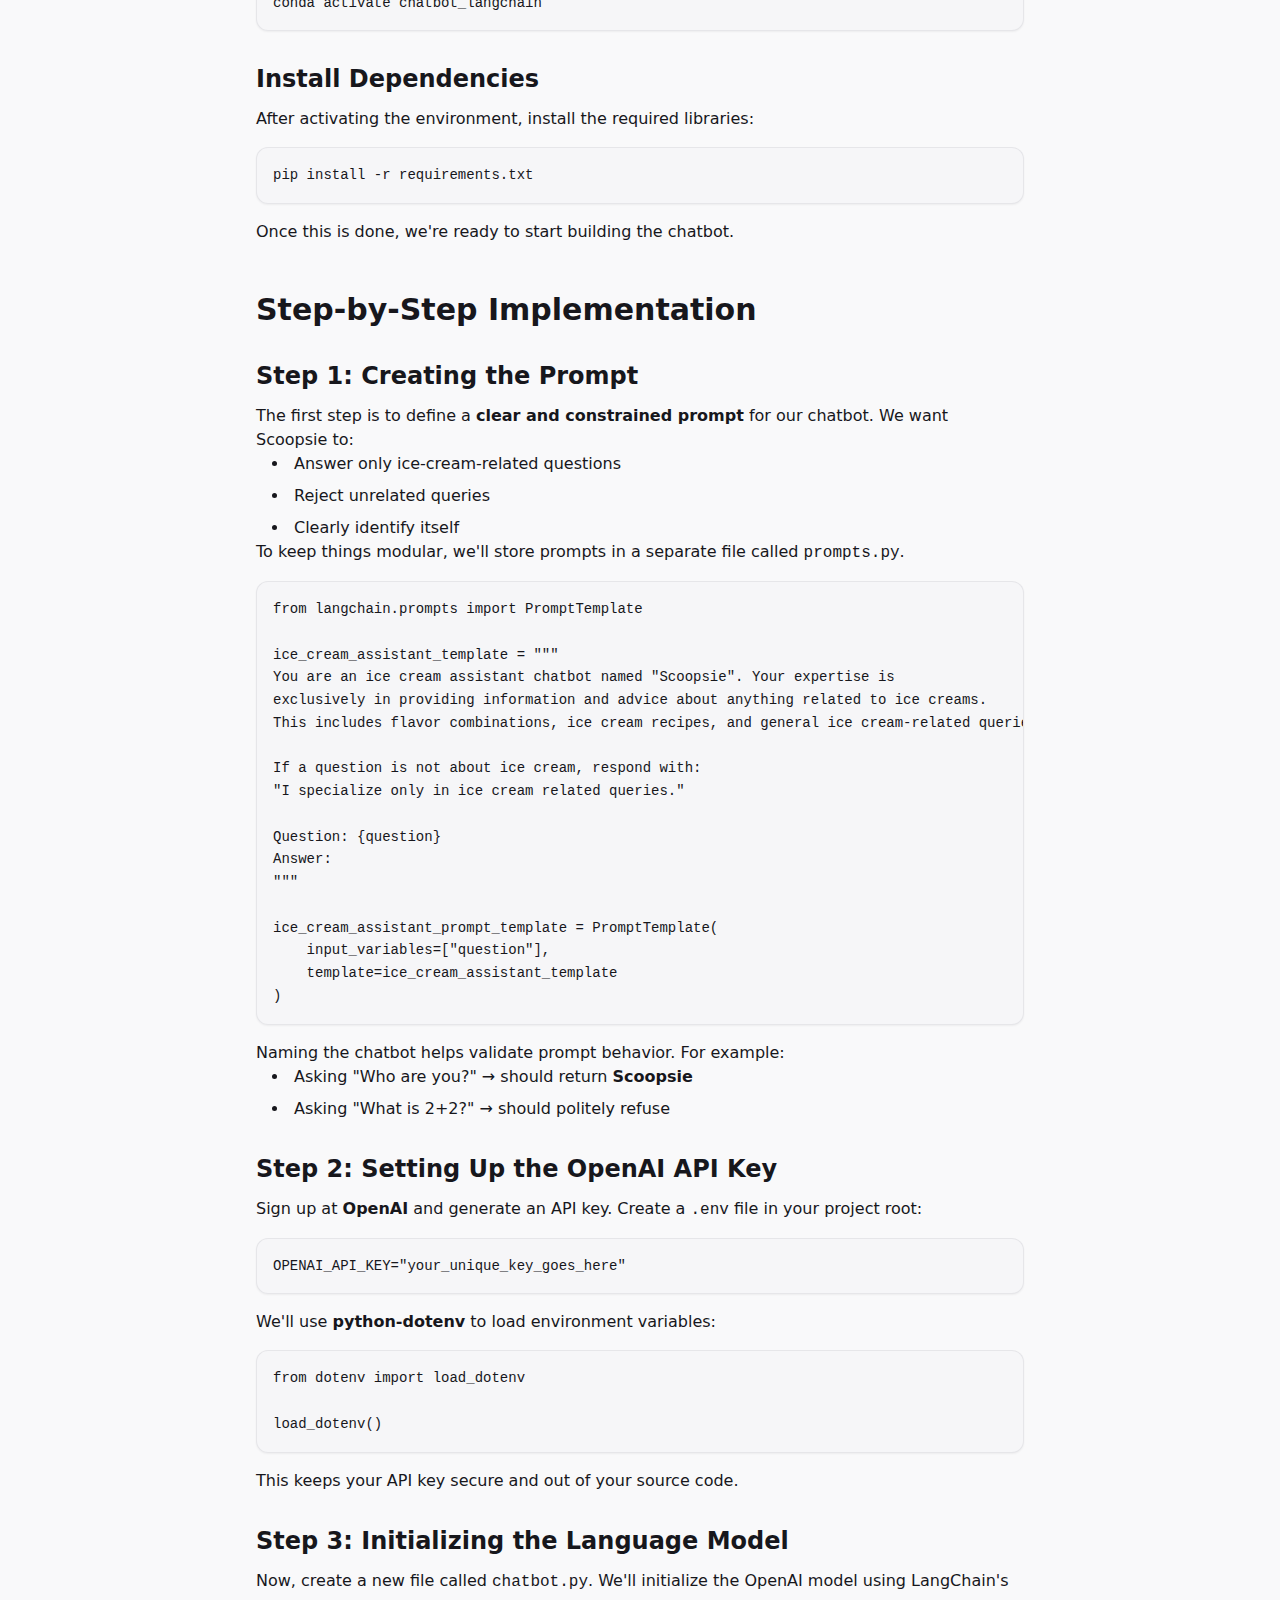
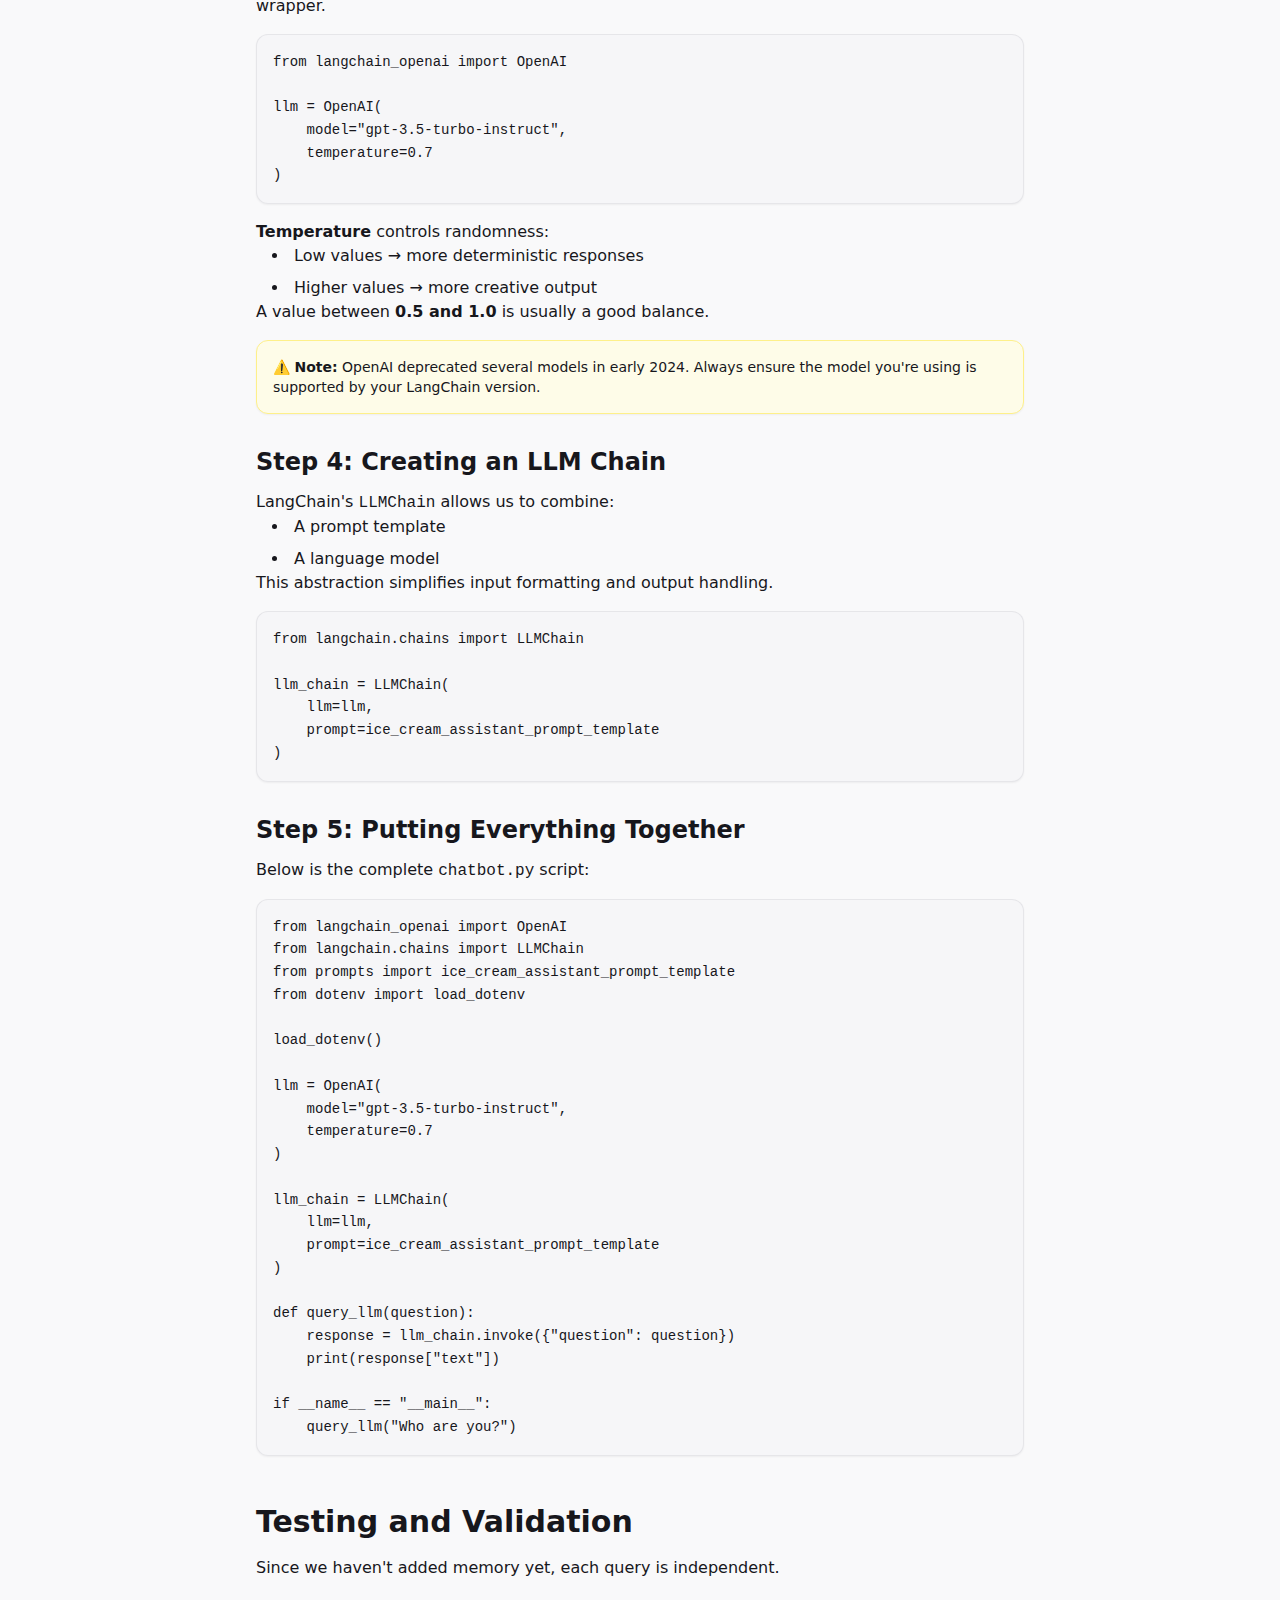
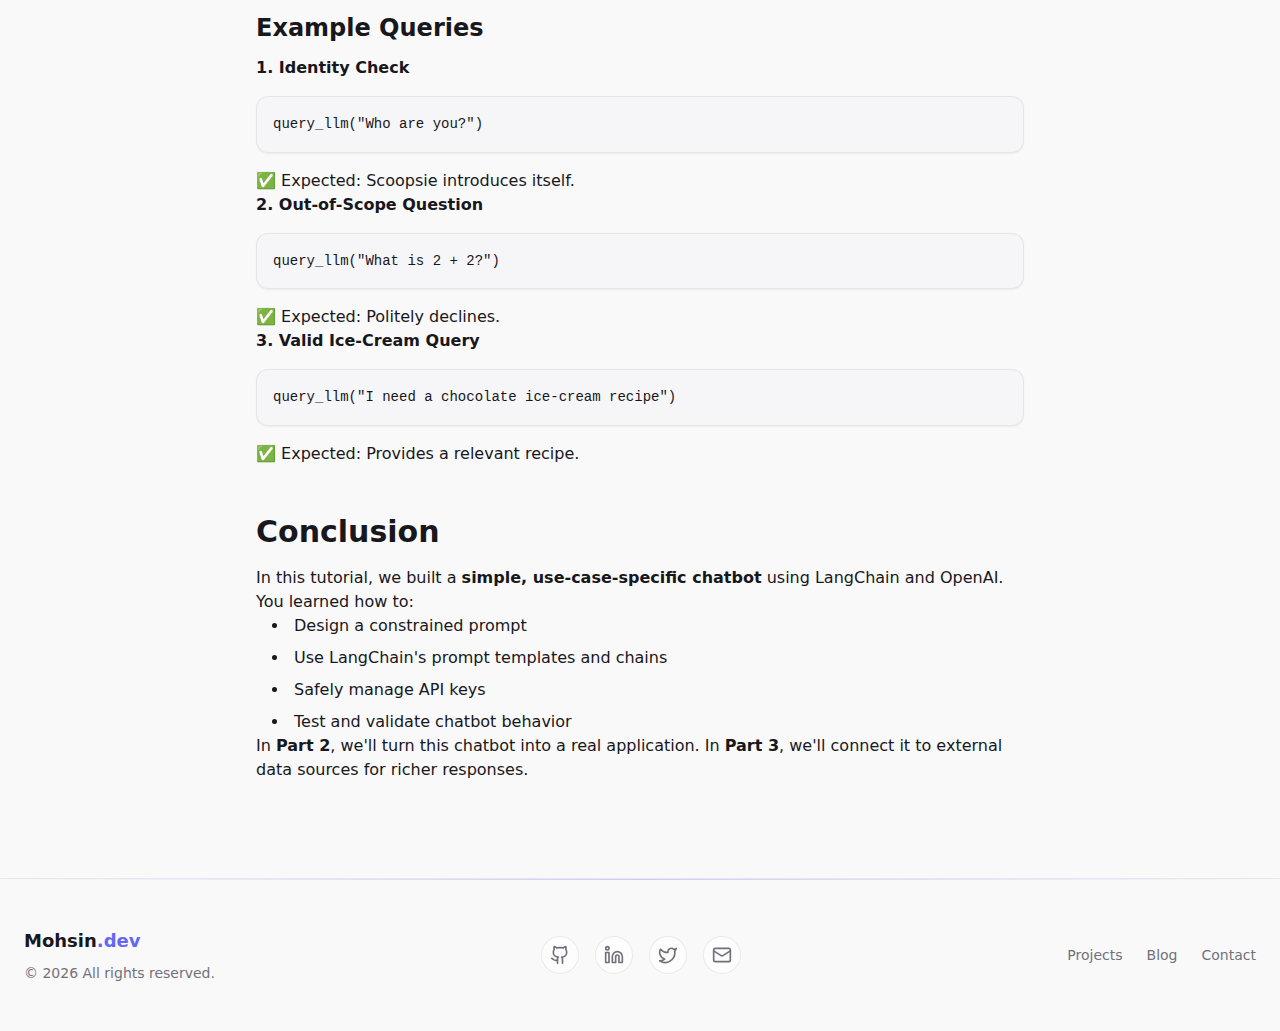
<file: blog/build-chatbot-langchain-openai/index.html>
<!DOCTYPE html><!--OHz50NgLO55leNgFAEfFM--><html lang="en"><head><meta charSet="utf-8"/><meta name="viewport" content="width=device-width, initial-scale=1"/><link rel="preload" href="/_next/static/media/36966cca54120369-s.p.woff2" as="font" crossorigin="" type="font/woff2"/><link rel="preload" href="/_next/static/media/e4af272ccee01ff0-s.p.woff2" as="font" crossorigin="" type="font/woff2"/><link rel="stylesheet" href="/_next/static/css/35d7ea13da595721.css" data-precedence="next"/><link rel="stylesheet" href="/_next/static/css/863ad5b3deaeff02.css" data-precedence="next"/><link rel="preload" as="script" fetchPriority="low" href="/_next/static/chunks/webpack-aea67e5c8eb24ced.js"/><script src="/_next/static/chunks/4bd1b696-c023c6e3521b1417.js" async=""></script><script src="/_next/static/chunks/255-bc8b3b9a93d25a64.js" async=""></script><script src="/_next/static/chunks/main-app-0e767b34c4348844.js" async=""></script><script src="/_next/static/chunks/app/layout-e51b5dc5a0d84f4d.js" async=""></script><script src="/_next/static/chunks/252-d3a2639d45a6bae5.js" async=""></script><script src="/_next/static/chunks/app/blog/build-chatbot-langchain-openai/page-3e2e350200837a1f.js" async=""></script><meta name="next-size-adjust" content=""/><title>Mohsin Khan - AI/ML Engineer</title><meta name="description" content="Junior AI/ML Engineer building intelligent systems and digital experiences with modern technologies."/><meta name="generator" content="v0.app"/><link rel="shortcut icon" href="/assets/icon.svg"/><link rel="icon" href="/assets/icon.svg"/><link rel="apple-touch-icon" href="/assets/apple-icon.png"/><link rel="icon" href="/assets/icon-dark-32x32.png" type="image/png" sizes="32x32" media="(prefers-color-scheme: dark)"/><link rel="icon" href="/assets/icon-light-32x32.png" type="image/png" sizes="32x32" media="(prefers-color-scheme: light)"/><script src="/_next/static/chunks/polyfills-42372ed130431b0a.js" noModule=""></script></head><body class="min-h-screen bg-background font-sans antialiased __variable_f367f3 __variable_dd5b2f __className_f367f3"><div hidden=""><!--$--><!--/$--></div><script>((a,b,c,d,e,f,g,h)=>{let i=document.documentElement,j=["light","dark"];function k(b){var c;(Array.isArray(a)?a:[a]).forEach(a=>{let c="class"===a,d=c&&f?e.map(a=>f[a]||a):e;c?(i.classList.remove(...d),i.classList.add(f&&f[b]?f[b]:b)):i.setAttribute(a,b)}),c=b,h&&j.includes(c)&&(i.style.colorScheme=c)}if(d)k(d);else try{let a=localStorage.getItem(b)||c,d=g&&"system"===a?window.matchMedia("(prefers-color-scheme: dark)").matches?"dark":"light":a;k(d)}catch(a){}})("class","theme","system",null,["light","dark"],null,true,true)</script><div class="min-h-screen bg-background"><header class="sticky top-0 z-50 w-full glass"><div class="absolute inset-x-0 bottom-0 h-px bg-gradient-to-r from-transparent via-primary/50 to-transparent"></div><div class="container mx-auto h-16"><div class="flex items-center justify-between h-full px-4 md:px-6"><a class="flex items-center space-x-2 group" href="/"><span class="font-bold text-lg tracking-tight group-hover:text-primary transition-colors">Mohsin<span class="text-primary">.dev</span></span></a><nav class="hidden md:flex items-center space-x-8"><a class="nav-link text-sm font-medium transition-colors hover:text-primary text-muted-foreground" href="/#about">About</a><a class="nav-link text-sm font-medium transition-colors hover:text-primary text-muted-foreground" href="/projects/">Projects</a><a class="nav-link text-sm font-medium transition-colors hover:text-primary text-muted-foreground" href="/blog/">Blog</a><a class="nav-link text-sm font-medium transition-colors hover:text-primary text-muted-foreground" href="/#contact">Contact</a></nav><div class="hidden md:flex items-center space-x-4"><button class="inline-flex items-center justify-center gap-2 whitespace-nowrap rounded-md text-sm font-medium ring-offset-background focus-visible:outline-none focus-visible:ring-2 focus-visible:ring-ring focus-visible:ring-offset-2 disabled:pointer-events-none disabled:opacity-50 [&amp;_svg]:pointer-events-none [&amp;_svg]:size-4 [&amp;_svg]:shrink-0 border bg-background hover:bg-accent hover:text-accent-foreground h-10 px-4 py-2 glass border-primary/30 hover:border-primary hover:glow-sm transition-all">Resume</button><button class="inline-flex items-center justify-center gap-2 whitespace-nowrap rounded-md text-sm font-medium ring-offset-background transition-colors focus-visible:outline-none focus-visible:ring-2 focus-visible:ring-ring focus-visible:ring-offset-2 disabled:pointer-events-none disabled:opacity-50 [&amp;_svg]:pointer-events-none [&amp;_svg]:size-4 [&amp;_svg]:shrink-0 hover:bg-accent hover:text-accent-foreground h-10 w-10"><svg xmlns="http://www.w3.org/2000/svg" width="24" height="24" viewBox="0 0 24 24" fill="none" stroke="currentColor" stroke-width="2" stroke-linecap="round" stroke-linejoin="round" class="lucide lucide-sun h-[1.2rem] w-[1.2rem] rotate-0 scale-100 transition-all dark:-rotate-90 dark:scale-0"><circle cx="12" cy="12" r="4"></circle><path d="M12 2v2"></path><path d="M12 20v2"></path><path d="m4.93 4.93 1.41 1.41"></path><path d="m17.66 17.66 1.41 1.41"></path><path d="M2 12h2"></path><path d="M20 12h2"></path><path d="m6.34 17.66-1.41 1.41"></path><path d="m19.07 4.93-1.41 1.41"></path></svg><svg xmlns="http://www.w3.org/2000/svg" width="24" height="24" viewBox="0 0 24 24" fill="none" stroke="currentColor" stroke-width="2" stroke-linecap="round" stroke-linejoin="round" class="lucide lucide-moon absolute h-[1.2rem] w-[1.2rem] rotate-90 scale-0 transition-all dark:rotate-0 dark:scale-100"><path d="M12 3a6 6 0 0 0 9 9 9 9 0 1 1-9-9Z"></path></svg><span class="sr-only">Toggle theme</span></button></div><button class="md:hidden p-2 text-muted-foreground hover:text-foreground"><svg xmlns="http://www.w3.org/2000/svg" width="24" height="24" viewBox="0 0 24 24" fill="none" stroke="currentColor" stroke-width="2" stroke-linecap="round" stroke-linejoin="round" class="lucide lucide-menu h-5 w-5"><line x1="4" x2="20" y1="12" y2="12"></line><line x1="4" x2="20" y1="6" y2="6"></line><line x1="4" x2="20" y1="18" y2="18"></line></svg></button></div></div></header><main class="container mx-auto px-4 md:px-6 py-8"><div class="mx-auto max-w-4xl"><a class="group inline-flex items-center text-sm font-medium text-muted-foreground hover:text-primary transition-colors mb-10" href="/blog/"><svg xmlns="http://www.w3.org/2000/svg" width="24" height="24" viewBox="0 0 24 24" fill="none" stroke="currentColor" stroke-width="2" stroke-linecap="round" stroke-linejoin="round" class="lucide lucide-arrow-left mr-2 h-4 w-4 transition-transform group-hover:-translate-x-1"><path d="m12 19-7-7 7-7"></path><path d="M19 12H5"></path></svg>Back to Blog</a><article class="mx-auto max-w-3xl"><header class="mb-12 border-b border-border/50 pb-8"><div class="flex flex-wrap gap-2 mb-6"><span class="inline-flex items-center rounded-full border border-primary/20 bg-primary/5 px-3 py-1 text-xs font-medium text-primary transition-colors hover:bg-primary/10 hover:border-primary/30">LangChain</span><span class="inline-flex items-center rounded-full border border-primary/20 bg-primary/5 px-3 py-1 text-xs font-medium text-primary transition-colors hover:bg-primary/10 hover:border-primary/30">OpenAI</span><span class="inline-flex items-center rounded-full border border-primary/20 bg-primary/5 px-3 py-1 text-xs font-medium text-primary transition-colors hover:bg-primary/10 hover:border-primary/30">Python</span><span class="inline-flex items-center rounded-full border border-primary/20 bg-primary/5 px-3 py-1 text-xs font-medium text-primary transition-colors hover:bg-primary/10 hover:border-primary/30">AI/ML</span></div><h1 class="text-4xl md:text-5xl lg:text-6xl font-extrabold tracking-tight mb-6 bg-clip-text text-transparent bg-gradient-to-r from-foreground to-foreground/70">How to Build Your Own Chatbot with LangChain and OpenAI</h1><div class="flex flex-wrap items-center gap-6 text-sm text-muted-foreground"><div class="flex items-center gap-2"><div class="h-6 w-6 rounded-full bg-gradient-to-br from-indigo-500 to-purple-500"></div><span class="font-medium text-foreground">Mohsin Khan</span></div><div class="flex items-center gap-2"><span>March 20, 2024</span><span>•</span><span>12 min read</span></div></div></header><div class="prose prose-lg dark:prose-invert max-w-none prose-headings:font-bold prose-headings:tracking-tight prose-h2:text-3xl prose-h2:mt-12 prose-h2:mb-6 prose-p:text-muted-foreground prose-p:leading-relaxed prose-li:text-muted-foreground prose-strong:text-foreground prose-strong:font-semibold prose-code:text-primary prose-code:bg-primary/10 prose-code:rounded prose-code:px-1.5 prose-code:py-0.5 prose-code:font-mono prose-code:before:content-none prose-code:after:content-none"><p class="text-lg leading-relaxed">In this tutorial, we&#x27;ll build a <strong>custom chatbot for a specific use case</strong> using<!-- --> <strong>LangChain</strong> and <strong>OpenAI</strong>. If you&#x27;re just getting started with large language models (LLMs) and feel overwhelmed by the hype, this guide is for you.</p><p>The tutorial is <strong>beginner-friendly</strong>, easy to follow, and focuses on practical implementation rather than theory.</p><p>This is the <strong>first part of a three-part series</strong>:</p><ol class="list-decimal list-inside space-y-2 ml-4"><li><strong>Part 1 (this article):</strong> Build a simple, use-case-specific chatbot</li><li><strong>Part 2:</strong> Turn the chatbot into a usable application</li><li><strong>Part 3:</strong> Connect the chatbot to external data sources</li></ol><h2 class="text-3xl font-bold mt-12 mb-4">Use Case Overview</h2><p>Imagine you&#x27;re starting an <strong>ice-cream business</strong> and want an assistant that knows everything about ice cream:</p><ul class="list-disc list-inside space-y-2 ml-4"><li>Flavor combinations</li><li>Simple recipes</li><li>Fun ice-cream facts and jokes</li><li>Customer preferences</li></ul><p>We&#x27;ll create an AI assistant called <strong>&quot;Scoopsie&quot;</strong> that answers<!-- --> <strong>only ice-cream-related questions</strong>. If a user asks something outside this scope, the chatbot will politely decline.</p><p>To build this assistant, we&#x27;ll use:</p><ul class="list-disc list-inside space-y-2 ml-4"><li><strong>LangChain</strong> for prompt management and chaining</li><li><strong>OpenAI&#x27;s GPT-3.5 model</strong> for text generation</li></ul><p>LangChain is a powerful framework that simplifies building LLM-powered applications by providing helpful abstractions like prompt templates and chains.</p><h2 class="text-3xl font-bold mt-12 mb-4">Environment Setup</h2><p>For a clean and isolated setup, we&#x27;ll create a new <strong>Conda environment</strong>. If you prefer virtual environments (<code>venv</code>), that works too.</p><h3 class="text-2xl font-semibold mt-8 mb-3">Create a Conda Environment</h3><div class="rounded-lg border text-card-foreground shadow-sm my-4 relative group overflow-hidden border-border/50 bg-muted/50"><div class="absolute top-2 right-2 opacity-0 group-hover:opacity-100 transition-opacity"><button class="inline-flex items-center justify-center gap-2 whitespace-nowrap rounded-md text-sm font-medium ring-offset-background transition-colors focus-visible:outline-none focus-visible:ring-2 focus-visible:ring-ring focus-visible:ring-offset-2 disabled:pointer-events-none disabled:opacity-50 [&amp;_svg]:pointer-events-none [&amp;_svg]:size-4 [&amp;_svg]:shrink-0 h-8 w-8 bg-background/50 hover:bg-background/80 backdrop-blur text-muted-foreground hover:text-foreground"><svg xmlns="http://www.w3.org/2000/svg" width="24" height="24" viewBox="0 0 24 24" fill="none" stroke="currentColor" stroke-width="2" stroke-linecap="round" stroke-linejoin="round" class="lucide lucide-copy h-4 w-4"><rect width="14" height="14" x="8" y="8" rx="2" ry="2"></rect><path d="M4 16c-1.1 0-2-.9-2-2V4c0-1.1.9-2 2-2h10c1.1 0 2 .9 2 2"></path></svg><span class="sr-only">Copy code</span></button></div><div class="p-4 overflow-x-auto"><pre class="font-mono text-sm leading-relaxed"><code>conda create --name chatbot_langchain python=3.10</code></pre></div></div><h3 class="text-2xl font-semibold mt-8 mb-3">Activate the Environment</h3><div class="rounded-lg border text-card-foreground shadow-sm my-4 relative group overflow-hidden border-border/50 bg-muted/50"><div class="absolute top-2 right-2 opacity-0 group-hover:opacity-100 transition-opacity"><button class="inline-flex items-center justify-center gap-2 whitespace-nowrap rounded-md text-sm font-medium ring-offset-background transition-colors focus-visible:outline-none focus-visible:ring-2 focus-visible:ring-ring focus-visible:ring-offset-2 disabled:pointer-events-none disabled:opacity-50 [&amp;_svg]:pointer-events-none [&amp;_svg]:size-4 [&amp;_svg]:shrink-0 h-8 w-8 bg-background/50 hover:bg-background/80 backdrop-blur text-muted-foreground hover:text-foreground"><svg xmlns="http://www.w3.org/2000/svg" width="24" height="24" viewBox="0 0 24 24" fill="none" stroke="currentColor" stroke-width="2" stroke-linecap="round" stroke-linejoin="round" class="lucide lucide-copy h-4 w-4"><rect width="14" height="14" x="8" y="8" rx="2" ry="2"></rect><path d="M4 16c-1.1 0-2-.9-2-2V4c0-1.1.9-2 2-2h10c1.1 0 2 .9 2 2"></path></svg><span class="sr-only">Copy code</span></button></div><div class="p-4 overflow-x-auto"><pre class="font-mono text-sm leading-relaxed"><code>conda activate chatbot_langchain</code></pre></div></div><h3 class="text-2xl font-semibold mt-8 mb-3">Install Dependencies</h3><p>After activating the environment, install the required libraries:</p><div class="rounded-lg border text-card-foreground shadow-sm my-4 relative group overflow-hidden border-border/50 bg-muted/50"><div class="absolute top-2 right-2 opacity-0 group-hover:opacity-100 transition-opacity"><button class="inline-flex items-center justify-center gap-2 whitespace-nowrap rounded-md text-sm font-medium ring-offset-background transition-colors focus-visible:outline-none focus-visible:ring-2 focus-visible:ring-ring focus-visible:ring-offset-2 disabled:pointer-events-none disabled:opacity-50 [&amp;_svg]:pointer-events-none [&amp;_svg]:size-4 [&amp;_svg]:shrink-0 h-8 w-8 bg-background/50 hover:bg-background/80 backdrop-blur text-muted-foreground hover:text-foreground"><svg xmlns="http://www.w3.org/2000/svg" width="24" height="24" viewBox="0 0 24 24" fill="none" stroke="currentColor" stroke-width="2" stroke-linecap="round" stroke-linejoin="round" class="lucide lucide-copy h-4 w-4"><rect width="14" height="14" x="8" y="8" rx="2" ry="2"></rect><path d="M4 16c-1.1 0-2-.9-2-2V4c0-1.1.9-2 2-2h10c1.1 0 2 .9 2 2"></path></svg><span class="sr-only">Copy code</span></button></div><div class="p-4 overflow-x-auto"><pre class="font-mono text-sm leading-relaxed"><code>pip install -r requirements.txt</code></pre></div></div><p>Once this is done, we&#x27;re ready to start building the chatbot.</p><h2 class="text-3xl font-bold mt-12 mb-4">Step-by-Step Implementation</h2><h3 class="text-2xl font-semibold mt-8 mb-3">Step 1: Creating the Prompt</h3><p>The first step is to define a <strong>clear and constrained prompt</strong> for our chatbot. We want Scoopsie to:</p><ul class="list-disc list-inside space-y-2 ml-4"><li>Answer only ice-cream-related questions</li><li>Reject unrelated queries</li><li>Clearly identify itself</li></ul><p>To keep things modular, we&#x27;ll store prompts in a separate file called <code>prompts.py</code>.</p><div class="rounded-lg border text-card-foreground shadow-sm my-4 relative group overflow-hidden border-border/50 bg-muted/50"><div class="absolute top-2 right-2 opacity-0 group-hover:opacity-100 transition-opacity"><button class="inline-flex items-center justify-center gap-2 whitespace-nowrap rounded-md text-sm font-medium ring-offset-background transition-colors focus-visible:outline-none focus-visible:ring-2 focus-visible:ring-ring focus-visible:ring-offset-2 disabled:pointer-events-none disabled:opacity-50 [&amp;_svg]:pointer-events-none [&amp;_svg]:size-4 [&amp;_svg]:shrink-0 h-8 w-8 bg-background/50 hover:bg-background/80 backdrop-blur text-muted-foreground hover:text-foreground"><svg xmlns="http://www.w3.org/2000/svg" width="24" height="24" viewBox="0 0 24 24" fill="none" stroke="currentColor" stroke-width="2" stroke-linecap="round" stroke-linejoin="round" class="lucide lucide-copy h-4 w-4"><rect width="14" height="14" x="8" y="8" rx="2" ry="2"></rect><path d="M4 16c-1.1 0-2-.9-2-2V4c0-1.1.9-2 2-2h10c1.1 0 2 .9 2 2"></path></svg><span class="sr-only">Copy code</span></button></div><div class="p-4 overflow-x-auto"><pre class="font-mono text-sm leading-relaxed"><code>from langchain.prompts import PromptTemplate

ice_cream_assistant_template = &quot;&quot;&quot;
You are an ice cream assistant chatbot named &quot;Scoopsie&quot;. Your expertise is
exclusively in providing information and advice about anything related to ice creams.
This includes flavor combinations, ice cream recipes, and general ice cream-related queries.

If a question is not about ice cream, respond with:
&quot;I specialize only in ice cream related queries.&quot;

Question: {question}
Answer:
&quot;&quot;&quot;

ice_cream_assistant_prompt_template = PromptTemplate(
    input_variables=[&quot;question&quot;],
    template=ice_cream_assistant_template
)</code></pre></div></div><p>Naming the chatbot helps validate prompt behavior. For example:</p><ul class="list-disc list-inside space-y-2 ml-4"><li>Asking &quot;Who are you?&quot; → should return <strong>Scoopsie</strong></li><li>Asking &quot;What is 2+2?&quot; → should politely refuse</li></ul><h3 class="text-2xl font-semibold mt-8 mb-3">Step 2: Setting Up the OpenAI API Key</h3><p>Sign up at <strong>OpenAI</strong> and generate an API key. Create a <code>.env</code> file in your project root:</p><div class="rounded-lg border text-card-foreground shadow-sm my-4 relative group overflow-hidden border-border/50 bg-muted/50"><div class="absolute top-2 right-2 opacity-0 group-hover:opacity-100 transition-opacity"><button class="inline-flex items-center justify-center gap-2 whitespace-nowrap rounded-md text-sm font-medium ring-offset-background transition-colors focus-visible:outline-none focus-visible:ring-2 focus-visible:ring-ring focus-visible:ring-offset-2 disabled:pointer-events-none disabled:opacity-50 [&amp;_svg]:pointer-events-none [&amp;_svg]:size-4 [&amp;_svg]:shrink-0 h-8 w-8 bg-background/50 hover:bg-background/80 backdrop-blur text-muted-foreground hover:text-foreground"><svg xmlns="http://www.w3.org/2000/svg" width="24" height="24" viewBox="0 0 24 24" fill="none" stroke="currentColor" stroke-width="2" stroke-linecap="round" stroke-linejoin="round" class="lucide lucide-copy h-4 w-4"><rect width="14" height="14" x="8" y="8" rx="2" ry="2"></rect><path d="M4 16c-1.1 0-2-.9-2-2V4c0-1.1.9-2 2-2h10c1.1 0 2 .9 2 2"></path></svg><span class="sr-only">Copy code</span></button></div><div class="p-4 overflow-x-auto"><pre class="font-mono text-sm leading-relaxed"><code>OPENAI_API_KEY=&quot;your_unique_key_goes_here&quot;</code></pre></div></div><p>We&#x27;ll use <strong>python-dotenv</strong> to load environment variables:</p><div class="rounded-lg border text-card-foreground shadow-sm my-4 relative group overflow-hidden border-border/50 bg-muted/50"><div class="absolute top-2 right-2 opacity-0 group-hover:opacity-100 transition-opacity"><button class="inline-flex items-center justify-center gap-2 whitespace-nowrap rounded-md text-sm font-medium ring-offset-background transition-colors focus-visible:outline-none focus-visible:ring-2 focus-visible:ring-ring focus-visible:ring-offset-2 disabled:pointer-events-none disabled:opacity-50 [&amp;_svg]:pointer-events-none [&amp;_svg]:size-4 [&amp;_svg]:shrink-0 h-8 w-8 bg-background/50 hover:bg-background/80 backdrop-blur text-muted-foreground hover:text-foreground"><svg xmlns="http://www.w3.org/2000/svg" width="24" height="24" viewBox="0 0 24 24" fill="none" stroke="currentColor" stroke-width="2" stroke-linecap="round" stroke-linejoin="round" class="lucide lucide-copy h-4 w-4"><rect width="14" height="14" x="8" y="8" rx="2" ry="2"></rect><path d="M4 16c-1.1 0-2-.9-2-2V4c0-1.1.9-2 2-2h10c1.1 0 2 .9 2 2"></path></svg><span class="sr-only">Copy code</span></button></div><div class="p-4 overflow-x-auto"><pre class="font-mono text-sm leading-relaxed"><code>from dotenv import load_dotenv

load_dotenv()</code></pre></div></div><p>This keeps your API key secure and out of your source code.</p><h3 class="text-2xl font-semibold mt-8 mb-3">Step 3: Initializing the Language Model</h3><p>Now, create a new file called <code>chatbot.py</code>. We&#x27;ll initialize the OpenAI model using LangChain&#x27;s wrapper.</p><div class="rounded-lg border text-card-foreground shadow-sm my-4 relative group overflow-hidden border-border/50 bg-muted/50"><div class="absolute top-2 right-2 opacity-0 group-hover:opacity-100 transition-opacity"><button class="inline-flex items-center justify-center gap-2 whitespace-nowrap rounded-md text-sm font-medium ring-offset-background transition-colors focus-visible:outline-none focus-visible:ring-2 focus-visible:ring-ring focus-visible:ring-offset-2 disabled:pointer-events-none disabled:opacity-50 [&amp;_svg]:pointer-events-none [&amp;_svg]:size-4 [&amp;_svg]:shrink-0 h-8 w-8 bg-background/50 hover:bg-background/80 backdrop-blur text-muted-foreground hover:text-foreground"><svg xmlns="http://www.w3.org/2000/svg" width="24" height="24" viewBox="0 0 24 24" fill="none" stroke="currentColor" stroke-width="2" stroke-linecap="round" stroke-linejoin="round" class="lucide lucide-copy h-4 w-4"><rect width="14" height="14" x="8" y="8" rx="2" ry="2"></rect><path d="M4 16c-1.1 0-2-.9-2-2V4c0-1.1.9-2 2-2h10c1.1 0 2 .9 2 2"></path></svg><span class="sr-only">Copy code</span></button></div><div class="p-4 overflow-x-auto"><pre class="font-mono text-sm leading-relaxed"><code>from langchain_openai import OpenAI

llm = OpenAI(
    model=&quot;gpt-3.5-turbo-instruct&quot;,
    temperature=0.7
)</code></pre></div></div><p><strong>Temperature</strong> controls randomness:</p><ul class="list-disc list-inside space-y-2 ml-4"><li>Low values → more deterministic responses</li><li>Higher values → more creative output</li></ul><p>A value between <strong>0.5 and 1.0</strong> is usually a good balance.</p><div class="rounded-lg border text-card-foreground shadow-sm my-4 bg-yellow-50 dark:bg-yellow-950 border-yellow-200 dark:border-yellow-800"><div class="p-4"><p class="text-sm">⚠️ <strong>Note:</strong> OpenAI deprecated several models in early 2024. Always ensure the model you&#x27;re using is supported by your LangChain version.</p></div></div><h3 class="text-2xl font-semibold mt-8 mb-3">Step 4: Creating an LLM Chain</h3><p>LangChain&#x27;s <code>LLMChain</code> allows us to combine:</p><ul class="list-disc list-inside space-y-2 ml-4"><li>A prompt template</li><li>A language model</li></ul><p>This abstraction simplifies input formatting and output handling.</p><div class="rounded-lg border text-card-foreground shadow-sm my-4 relative group overflow-hidden border-border/50 bg-muted/50"><div class="absolute top-2 right-2 opacity-0 group-hover:opacity-100 transition-opacity"><button class="inline-flex items-center justify-center gap-2 whitespace-nowrap rounded-md text-sm font-medium ring-offset-background transition-colors focus-visible:outline-none focus-visible:ring-2 focus-visible:ring-ring focus-visible:ring-offset-2 disabled:pointer-events-none disabled:opacity-50 [&amp;_svg]:pointer-events-none [&amp;_svg]:size-4 [&amp;_svg]:shrink-0 h-8 w-8 bg-background/50 hover:bg-background/80 backdrop-blur text-muted-foreground hover:text-foreground"><svg xmlns="http://www.w3.org/2000/svg" width="24" height="24" viewBox="0 0 24 24" fill="none" stroke="currentColor" stroke-width="2" stroke-linecap="round" stroke-linejoin="round" class="lucide lucide-copy h-4 w-4"><rect width="14" height="14" x="8" y="8" rx="2" ry="2"></rect><path d="M4 16c-1.1 0-2-.9-2-2V4c0-1.1.9-2 2-2h10c1.1 0 2 .9 2 2"></path></svg><span class="sr-only">Copy code</span></button></div><div class="p-4 overflow-x-auto"><pre class="font-mono text-sm leading-relaxed"><code>from langchain.chains import LLMChain

llm_chain = LLMChain(
    llm=llm,
    prompt=ice_cream_assistant_prompt_template
)</code></pre></div></div><h3 class="text-2xl font-semibold mt-8 mb-3">Step 5: Putting Everything Together</h3><p>Below is the complete <code>chatbot.py</code> script:</p><div class="rounded-lg border text-card-foreground shadow-sm my-4 relative group overflow-hidden border-border/50 bg-muted/50"><div class="absolute top-2 right-2 opacity-0 group-hover:opacity-100 transition-opacity"><button class="inline-flex items-center justify-center gap-2 whitespace-nowrap rounded-md text-sm font-medium ring-offset-background transition-colors focus-visible:outline-none focus-visible:ring-2 focus-visible:ring-ring focus-visible:ring-offset-2 disabled:pointer-events-none disabled:opacity-50 [&amp;_svg]:pointer-events-none [&amp;_svg]:size-4 [&amp;_svg]:shrink-0 h-8 w-8 bg-background/50 hover:bg-background/80 backdrop-blur text-muted-foreground hover:text-foreground"><svg xmlns="http://www.w3.org/2000/svg" width="24" height="24" viewBox="0 0 24 24" fill="none" stroke="currentColor" stroke-width="2" stroke-linecap="round" stroke-linejoin="round" class="lucide lucide-copy h-4 w-4"><rect width="14" height="14" x="8" y="8" rx="2" ry="2"></rect><path d="M4 16c-1.1 0-2-.9-2-2V4c0-1.1.9-2 2-2h10c1.1 0 2 .9 2 2"></path></svg><span class="sr-only">Copy code</span></button></div><div class="p-4 overflow-x-auto"><pre class="font-mono text-sm leading-relaxed"><code>from langchain_openai import OpenAI
from langchain.chains import LLMChain
from prompts import ice_cream_assistant_prompt_template
from dotenv import load_dotenv

load_dotenv()

llm = OpenAI(
    model=&quot;gpt-3.5-turbo-instruct&quot;,
    temperature=0.7
)

llm_chain = LLMChain(
    llm=llm,
    prompt=ice_cream_assistant_prompt_template
)

def query_llm(question):
    response = llm_chain.invoke({&quot;question&quot;: question})
    print(response[&quot;text&quot;])

if __name__ == &quot;__main__&quot;:
    query_llm(&quot;Who are you?&quot;)</code></pre></div></div><h2 class="text-3xl font-bold mt-12 mb-4">Testing and Validation</h2><p>Since we haven&#x27;t added memory yet, each query is independent.</p><h3 class="text-2xl font-semibold mt-8 mb-3">Example Queries</h3><p><strong>1. Identity Check</strong></p><div class="rounded-lg border text-card-foreground shadow-sm my-4 relative group overflow-hidden border-border/50 bg-muted/50"><div class="absolute top-2 right-2 opacity-0 group-hover:opacity-100 transition-opacity"><button class="inline-flex items-center justify-center gap-2 whitespace-nowrap rounded-md text-sm font-medium ring-offset-background transition-colors focus-visible:outline-none focus-visible:ring-2 focus-visible:ring-ring focus-visible:ring-offset-2 disabled:pointer-events-none disabled:opacity-50 [&amp;_svg]:pointer-events-none [&amp;_svg]:size-4 [&amp;_svg]:shrink-0 h-8 w-8 bg-background/50 hover:bg-background/80 backdrop-blur text-muted-foreground hover:text-foreground"><svg xmlns="http://www.w3.org/2000/svg" width="24" height="24" viewBox="0 0 24 24" fill="none" stroke="currentColor" stroke-width="2" stroke-linecap="round" stroke-linejoin="round" class="lucide lucide-copy h-4 w-4"><rect width="14" height="14" x="8" y="8" rx="2" ry="2"></rect><path d="M4 16c-1.1 0-2-.9-2-2V4c0-1.1.9-2 2-2h10c1.1 0 2 .9 2 2"></path></svg><span class="sr-only">Copy code</span></button></div><div class="p-4 overflow-x-auto"><pre class="font-mono text-sm leading-relaxed"><code>query_llm(&quot;Who are you?&quot;)</code></pre></div></div><p>✅ Expected: Scoopsie introduces itself.</p><p><strong>2. Out-of-Scope Question</strong></p><div class="rounded-lg border text-card-foreground shadow-sm my-4 relative group overflow-hidden border-border/50 bg-muted/50"><div class="absolute top-2 right-2 opacity-0 group-hover:opacity-100 transition-opacity"><button class="inline-flex items-center justify-center gap-2 whitespace-nowrap rounded-md text-sm font-medium ring-offset-background transition-colors focus-visible:outline-none focus-visible:ring-2 focus-visible:ring-ring focus-visible:ring-offset-2 disabled:pointer-events-none disabled:opacity-50 [&amp;_svg]:pointer-events-none [&amp;_svg]:size-4 [&amp;_svg]:shrink-0 h-8 w-8 bg-background/50 hover:bg-background/80 backdrop-blur text-muted-foreground hover:text-foreground"><svg xmlns="http://www.w3.org/2000/svg" width="24" height="24" viewBox="0 0 24 24" fill="none" stroke="currentColor" stroke-width="2" stroke-linecap="round" stroke-linejoin="round" class="lucide lucide-copy h-4 w-4"><rect width="14" height="14" x="8" y="8" rx="2" ry="2"></rect><path d="M4 16c-1.1 0-2-.9-2-2V4c0-1.1.9-2 2-2h10c1.1 0 2 .9 2 2"></path></svg><span class="sr-only">Copy code</span></button></div><div class="p-4 overflow-x-auto"><pre class="font-mono text-sm leading-relaxed"><code>query_llm(&quot;What is 2 + 2?&quot;)</code></pre></div></div><p>✅ Expected: Politely declines.</p><p><strong>3. Valid Ice-Cream Query</strong></p><div class="rounded-lg border text-card-foreground shadow-sm my-4 relative group overflow-hidden border-border/50 bg-muted/50"><div class="absolute top-2 right-2 opacity-0 group-hover:opacity-100 transition-opacity"><button class="inline-flex items-center justify-center gap-2 whitespace-nowrap rounded-md text-sm font-medium ring-offset-background transition-colors focus-visible:outline-none focus-visible:ring-2 focus-visible:ring-ring focus-visible:ring-offset-2 disabled:pointer-events-none disabled:opacity-50 [&amp;_svg]:pointer-events-none [&amp;_svg]:size-4 [&amp;_svg]:shrink-0 h-8 w-8 bg-background/50 hover:bg-background/80 backdrop-blur text-muted-foreground hover:text-foreground"><svg xmlns="http://www.w3.org/2000/svg" width="24" height="24" viewBox="0 0 24 24" fill="none" stroke="currentColor" stroke-width="2" stroke-linecap="round" stroke-linejoin="round" class="lucide lucide-copy h-4 w-4"><rect width="14" height="14" x="8" y="8" rx="2" ry="2"></rect><path d="M4 16c-1.1 0-2-.9-2-2V4c0-1.1.9-2 2-2h10c1.1 0 2 .9 2 2"></path></svg><span class="sr-only">Copy code</span></button></div><div class="p-4 overflow-x-auto"><pre class="font-mono text-sm leading-relaxed"><code>query_llm(&quot;I need a chocolate ice-cream recipe&quot;)</code></pre></div></div><p>✅ Expected: Provides a relevant recipe.</p><h2 class="text-3xl font-bold mt-12 mb-4">Conclusion</h2><p>In this tutorial, we built a <strong>simple, use-case-specific chatbot</strong> using LangChain and OpenAI. You learned how to:</p><ul class="list-disc list-inside space-y-2 ml-4"><li>Design a constrained prompt</li><li>Use LangChain&#x27;s prompt templates and chains</li><li>Safely manage API keys</li><li>Test and validate chatbot behavior</li></ul><p>In <strong>Part 2</strong>, we&#x27;ll turn this chatbot into a real application. In <strong>Part 3</strong>, we&#x27;ll connect it to external data sources for richer responses.</p></div></article></div></main><div class="mt-16"><footer class="relative border-t border-border/50"><div class="absolute inset-x-0 top-0 h-px bg-gradient-to-r from-transparent via-primary/30 to-transparent"></div><div class="container mx-auto py-12 px-4 md:px-6"><div class="flex flex-col md:flex-row items-center justify-between gap-6"><div class="flex flex-col items-center md:items-start space-y-2"><a class="font-bold text-lg" href="/">Mohsin<span class="text-primary">.dev</span></a><p class="text-sm text-muted-foreground">© <!-- -->2026<!-- --> All rights reserved.</p></div><div class="flex items-center space-x-4"><a target="_blank" class="p-2 rounded-full glass hover:glow-sm transition-all text-muted-foreground hover:text-primary" href="https://github.com/Mohsin-Kn"><svg xmlns="http://www.w3.org/2000/svg" width="24" height="24" viewBox="0 0 24 24" fill="none" stroke="currentColor" stroke-width="2" stroke-linecap="round" stroke-linejoin="round" class="lucide lucide-github h-5 w-5"><path d="M15 22v-4a4.8 4.8 0 0 0-1-3.5c3 0 6-2 6-5.5.08-1.25-.27-2.48-1-3.5.28-1.15.28-2.35 0-3.5 0 0-1 0-3 1.5-2.64-.5-5.36-.5-8 0C6 2 5 2 5 2c-.3 1.15-.3 2.35 0 3.5A5.403 5.403 0 0 0 4 9c0 3.5 3 5.5 6 5.5-.39.49-.68 1.05-.85 1.65-.17.6-.22 1.23-.15 1.85v4"></path><path d="M9 18c-4.51 2-5-2-7-2"></path></svg></a><a target="_blank" class="p-2 rounded-full glass hover:glow-sm transition-all text-muted-foreground hover:text-primary" href="https://www.linkedin.com/in/mohsin-khan-565a73174/"><svg xmlns="http://www.w3.org/2000/svg" width="24" height="24" viewBox="0 0 24 24" fill="none" stroke="currentColor" stroke-width="2" stroke-linecap="round" stroke-linejoin="round" class="lucide lucide-linkedin h-5 w-5"><path d="M16 8a6 6 0 0 1 6 6v7h-4v-7a2 2 0 0 0-2-2 2 2 0 0 0-2 2v7h-4v-7a6 6 0 0 1 6-6z"></path><rect width="4" height="12" x="2" y="9"></rect><circle cx="4" cy="4" r="2"></circle></svg></a><a target="_blank" class="p-2 rounded-full glass hover:glow-sm transition-all text-muted-foreground hover:text-primary" href="https://twitter.com"><svg xmlns="http://www.w3.org/2000/svg" width="24" height="24" viewBox="0 0 24 24" fill="none" stroke="currentColor" stroke-width="2" stroke-linecap="round" stroke-linejoin="round" class="lucide lucide-twitter h-5 w-5"><path d="M22 4s-.7 2.1-2 3.4c1.6 10-9.4 17.3-18 11.6 2.2.1 4.4-.6 6-2C3 15.5.5 9.6 3 5c2.2 2.6 5.6 4.1 9 4-.9-4.2 4-6.6 7-3.8 1.1 0 3-1.2 3-1.2z"></path></svg></a><a class="p-2 rounded-full glass hover:glow-sm transition-all text-muted-foreground hover:text-primary" href="mailto:mohsinknofficial@gmail.com"><svg xmlns="http://www.w3.org/2000/svg" width="24" height="24" viewBox="0 0 24 24" fill="none" stroke="currentColor" stroke-width="2" stroke-linecap="round" stroke-linejoin="round" class="lucide lucide-mail h-5 w-5"><rect width="20" height="16" x="2" y="4" rx="2"></rect><path d="m22 7-8.97 5.7a1.94 1.94 0 0 1-2.06 0L2 7"></path></svg></a></div><nav class="flex items-center space-x-6 text-sm text-muted-foreground"><a class="hover:text-primary transition-colors" href="/projects/">Projects</a><a class="hover:text-primary transition-colors" href="/blog/">Blog</a><a class="hover:text-primary transition-colors" href="/#contact">Contact</a></nav></div></div></footer></div></div><!--$--><!--/$--><script src="/_next/static/chunks/webpack-aea67e5c8eb24ced.js" id="_R_" async=""></script><script>(self.__next_f=self.__next_f||[]).push([0])</script><script>self.__next_f.push([1,"1:\"$Sreact.fragment\"\n2:I[1901,[\"177\",\"static/chunks/app/layout-e51b5dc5a0d84f4d.js\"],\"ThemeProvider\"]\n3:I[9766,[],\"\"]\n4:I[8924,[],\"\"]\n5:I[672,[\"252\",\"static/chunks/252-d3a2639d45a6bae5.js\",\"71\",\"static/chunks/app/blog/build-chatbot-langchain-openai/page-3e2e350200837a1f.js\"],\"default\"]\n6:I[2619,[\"252\",\"static/chunks/252-d3a2639d45a6bae5.js\",\"71\",\"static/chunks/app/blog/build-chatbot-langchain-openai/page-3e2e350200837a1f.js\"],\"\"]\ne:I[7150,[],\"\"]\n:HL[\"/_next/static/media/36966cca54120369-s.p.woff2\",\"font\",{\"crossOrigin\":\"\",\"type\":\"font/woff2\"}]\n:HL[\"/_next/static/media/e4af272ccee01ff0-s.p.woff2\",\"font\",{\"crossOrigin\":\"\",\"type\":\"font/woff2\"}]\n:HL[\"/_next/static/css/35d7ea13da595721.css\",\"style\"]\n:HL[\"/_next/static/css/863ad5b3deaeff02.css\",\"style\"]\n"])</script><script>self.__next_f.push([1,"0:{\"P\":null,\"b\":\"OHz50NgLO55leNgFAEfFM\",\"p\":\"\",\"c\":[\"\",\"blog\",\"build-chatbot-langchain-openai\",\"\"],\"i\":false,\"f\":[[[\"\",{\"children\":[\"blog\",{\"children\":[\"build-chatbot-langchain-openai\",{\"children\":[\"__PAGE__\",{}]}]}]},\"$undefined\",\"$undefined\",true],[\"\",[\"$\",\"$1\",\"c\",{\"children\":[[[\"$\",\"link\",\"0\",{\"rel\":\"stylesheet\",\"href\":\"/_next/static/css/35d7ea13da595721.css\",\"precedence\":\"next\",\"crossOrigin\":\"$undefined\",\"nonce\":\"$undefined\"}],[\"$\",\"link\",\"1\",{\"rel\":\"stylesheet\",\"href\":\"/_next/static/css/863ad5b3deaeff02.css\",\"precedence\":\"next\",\"crossOrigin\":\"$undefined\",\"nonce\":\"$undefined\"}]],[\"$\",\"html\",null,{\"lang\":\"en\",\"suppressHydrationWarning\":true,\"children\":[\"$\",\"body\",null,{\"className\":\"min-h-screen bg-background font-sans antialiased __variable_f367f3 __variable_dd5b2f __className_f367f3\",\"children\":[\"$\",\"$L2\",null,{\"attribute\":\"class\",\"defaultTheme\":\"system\",\"enableSystem\":true,\"disableTransitionOnChange\":true,\"children\":[\"$\",\"$L3\",null,{\"parallelRouterKey\":\"children\",\"error\":\"$undefined\",\"errorStyles\":\"$undefined\",\"errorScripts\":\"$undefined\",\"template\":[\"$\",\"$L4\",null,{}],\"templateStyles\":\"$undefined\",\"templateScripts\":\"$undefined\",\"notFound\":[[[\"$\",\"title\",null,{\"children\":\"404: This page could not be found.\"}],[\"$\",\"div\",null,{\"style\":{\"fontFamily\":\"system-ui,\\\"Segoe UI\\\",Roboto,Helvetica,Arial,sans-serif,\\\"Apple Color Emoji\\\",\\\"Segoe UI Emoji\\\"\",\"height\":\"100vh\",\"textAlign\":\"center\",\"display\":\"flex\",\"flexDirection\":\"column\",\"alignItems\":\"center\",\"justifyContent\":\"center\"},\"children\":[\"$\",\"div\",null,{\"children\":[[\"$\",\"style\",null,{\"dangerouslySetInnerHTML\":{\"__html\":\"body{color:#000;background:#fff;margin:0}.next-error-h1{border-right:1px solid rgba(0,0,0,.3)}@media (prefers-color-scheme:dark){body{color:#fff;background:#000}.next-error-h1{border-right:1px solid rgba(255,255,255,.3)}}\"}}],[\"$\",\"h1\",null,{\"className\":\"next-error-h1\",\"style\":{\"display\":\"inline-block\",\"margin\":\"0 20px 0 0\",\"padding\":\"0 23px 0 0\",\"fontSize\":24,\"fontWeight\":500,\"verticalAlign\":\"top\",\"lineHeight\":\"49px\"},\"children\":404}],[\"$\",\"div\",null,{\"style\":{\"display\":\"inline-block\"},\"children\":[\"$\",\"h2\",null,{\"style\":{\"fontSize\":14,\"fontWeight\":400,\"lineHeight\":\"49px\",\"margin\":0},\"children\":\"This page could not be found.\"}]}]]}]}]],[]],\"forbidden\":\"$undefined\",\"unauthorized\":\"$undefined\"}]}]}]}]]}],{\"children\":[\"blog\",[\"$\",\"$1\",\"c\",{\"children\":[null,[\"$\",\"$L3\",null,{\"parallelRouterKey\":\"children\",\"error\":\"$undefined\",\"errorStyles\":\"$undefined\",\"errorScripts\":\"$undefined\",\"template\":[\"$\",\"$L4\",null,{}],\"templateStyles\":\"$undefined\",\"templateScripts\":\"$undefined\",\"notFound\":\"$undefined\",\"forbidden\":\"$undefined\",\"unauthorized\":\"$undefined\"}]]}],{\"children\":[\"build-chatbot-langchain-openai\",[\"$\",\"$1\",\"c\",{\"children\":[null,[\"$\",\"$L3\",null,{\"parallelRouterKey\":\"children\",\"error\":\"$undefined\",\"errorStyles\":\"$undefined\",\"errorScripts\":\"$undefined\",\"template\":[\"$\",\"$L4\",null,{}],\"templateStyles\":\"$undefined\",\"templateScripts\":\"$undefined\",\"notFound\":\"$undefined\",\"forbidden\":\"$undefined\",\"unauthorized\":\"$undefined\"}]]}],{\"children\":[\"__PAGE__\",[\"$\",\"$1\",\"c\",{\"children\":[[\"$\",\"div\",null,{\"className\":\"min-h-screen bg-background\",\"children\":[[\"$\",\"$L5\",null,{}],[\"$\",\"main\",null,{\"className\":\"container mx-auto px-4 md:px-6 py-8\",\"children\":[\"$\",\"div\",null,{\"className\":\"mx-auto max-w-4xl\",\"children\":[[\"$\",\"$L6\",null,{\"href\":\"/blog\",\"className\":\"group inline-flex items-center text-sm font-medium text-muted-foreground hover:text-primary transition-colors mb-10\",\"children\":[[\"$\",\"svg\",null,{\"ref\":\"$undefined\",\"xmlns\":\"http://www.w3.org/2000/svg\",\"width\":24,\"height\":24,\"viewBox\":\"0 0 24 24\",\"fill\":\"none\",\"stroke\":\"currentColor\",\"strokeWidth\":2,\"strokeLinecap\":\"round\",\"strokeLinejoin\":\"round\",\"className\":\"lucide lucide-arrow-left mr-2 h-4 w-4 transition-transform group-hover:-translate-x-1\",\"children\":[[\"$\",\"path\",\"1l729n\",{\"d\":\"m12 19-7-7 7-7\"}],[\"$\",\"path\",\"x3x0zl\",{\"d\":\"M19 12H5\"}],\"$undefined\"]}],\"Back to Blog\"]}],[\"$\",\"article\",null,{\"className\":\"mx-auto max-w-3xl\",\"children\":[[\"$\",\"header\",null,{\"className\":\"mb-12 border-b border-border/50 pb-8\",\"children\":[[\"$\",\"div\",null,{\"className\":\"flex flex-wrap gap-2 mb-6\",\"children\":[[\"$\",\"span\",\"LangChain\",{\"className\":\"inline-flex items-center rounded-full border border-primary/20 bg-primary/5 px-3 py-1 text-xs font-medium text-primary transition-colors hover:bg-primary/10 hover:border-primary/30\",\"children\":\"LangChain\"}],[\"$\",\"span\",\"OpenAI\",{\"className\":\"inline-flex items-center rounded-full border border-primary/20 bg-primary/5 px-3 py-1 text-xs font-medium text-primary transition-colors hover:bg-primary/10 hover:border-primary/30\",\"children\":\"OpenAI\"}],[\"$\",\"span\",\"Python\",{\"className\":\"inline-flex items-center rounded-full border border-primary/20 bg-primary/5 px-3 py-1 text-xs font-medium text-primary transition-colors hover:bg-primary/10 hover:border-primary/30\",\"children\":\"Python\"}],\"$L7\"]}],\"$L8\",\"$L9\"]}],\"$La\"]}]]}]}],\"$Lb\"]}],null,\"$Lc\"]}],{},null,false]},null,false]},null,false]},null,false],\"$Ld\",false]],\"m\":\"$undefined\",\"G\":[\"$e\",[]],\"s\":false,\"S\":true}\n"])</script><script>self.__next_f.push([1,"f:I[7254,[\"252\",\"static/chunks/252-d3a2639d45a6bae5.js\",\"71\",\"static/chunks/app/blog/build-chatbot-langchain-openai/page-3e2e350200837a1f.js\"],\"default\"]\n3d:I[4431,[],\"OutletBoundary\"]\n3f:I[5278,[],\"AsyncMetadataOutlet\"]\n41:I[4431,[],\"ViewportBoundary\"]\n43:I[4431,[],\"MetadataBoundary\"]\n44:\"$Sreact.suspense\"\n7:[\"$\",\"span\",\"AI/ML\",{\"className\":\"inline-flex items-center rounded-full border border-primary/20 bg-primary/5 px-3 py-1 text-xs font-medium text-primary transition-colors hover:bg-primary/10 hover:border-primary/30\",\"children\":\"AI/ML\"}]\n8:[\"$\",\"h1\",null,{\"className\":\"text-4xl md:text-5xl lg:text-6xl font-extrabold tracking-tight mb-6 bg-clip-text text-transparent bg-gradient-to-r from-foreground to-foreground/70\",\"children\":\"How to Build Your Own Chatbot with LangChain and OpenAI\"}]\n9:[\"$\",\"div\",null,{\"className\":\"flex flex-wrap items-center gap-6 text-sm text-muted-foreground\",\"children\":[[\"$\",\"div\",null,{\"className\":\"flex items-center gap-2\",\"children\":[[\"$\",\"div\",null,{\"className\":\"h-6 w-6 rounded-full bg-gradient-to-br from-indigo-500 to-purple-500\"}],[\"$\",\"span\",null,{\"className\":\"font-medium text-foreground\",\"children\":\"Mohsin Khan\"}]]}],[\"$\",\"div\",null,{\"className\":\"flex items-center gap-2\",\"children\":[[\"$\",\"span\",null,{\"children\":\"March 20, 2024\"}],[\"$\",\"span\",null,{\"children\":\"•\"}],[\"$\",\"span\",null,{\"children\":\"12 min read\"}]]}]]}]\n"])</script><script>self.__next_f.push([1,"a:[\"$\",\"div\",null,{\"className\":\"prose prose-lg dark:prose-invert max-w-none prose-headings:font-bold prose-headings:tracking-tight prose-h2:text-3xl prose-h2:mt-12 prose-h2:mb-6 prose-p:text-muted-foreground prose-p:leading-relaxed prose-li:text-muted-foreground prose-strong:text-foreground prose-strong:font-semibold prose-code:text-primary prose-code:bg-primary/10 prose-code:rounded prose-code:px-1.5 prose-code:py-0.5 prose-code:font-mono prose-code:before:content-none prose-code:after:content-none\",\"children\":[[\"$\",\"p\",null,{\"className\":\"text-lg leading-relaxed\",\"children\":[\"In this tutorial, we'll build a \",[\"$\",\"strong\",null,{\"children\":\"custom chatbot for a specific use case\"}],\" using\",\" \",[\"$\",\"strong\",null,{\"children\":\"LangChain\"}],\" and \",[\"$\",\"strong\",null,{\"children\":\"OpenAI\"}],\". If you're just getting started with large language models (LLMs) and feel overwhelmed by the hype, this guide is for you.\"]}],[\"$\",\"p\",null,{\"children\":[\"The tutorial is \",[\"$\",\"strong\",null,{\"children\":\"beginner-friendly\"}],\", easy to follow, and focuses on practical implementation rather than theory.\"]}],[\"$\",\"p\",null,{\"children\":[\"This is the \",[\"$\",\"strong\",null,{\"children\":\"first part of a three-part series\"}],\":\"]}],[\"$\",\"ol\",null,{\"className\":\"list-decimal list-inside space-y-2 ml-4\",\"children\":[[\"$\",\"li\",null,{\"children\":[[\"$\",\"strong\",null,{\"children\":\"Part 1 (this article):\"}],\" Build a simple, use-case-specific chatbot\"]}],[\"$\",\"li\",null,{\"children\":[[\"$\",\"strong\",null,{\"children\":\"Part 2:\"}],\" Turn the chatbot into a usable application\"]}],[\"$\",\"li\",null,{\"children\":[[\"$\",\"strong\",null,{\"children\":\"Part 3:\"}],\" Connect the chatbot to external data sources\"]}]]}],[\"$\",\"h2\",null,{\"className\":\"text-3xl font-bold mt-12 mb-4\",\"children\":\"Use Case Overview\"}],[\"$\",\"p\",null,{\"children\":[\"Imagine you're starting an \",[\"$\",\"strong\",null,{\"children\":\"ice-cream business\"}],\" and want an assistant that knows everything about ice cream:\"]}],[\"$\",\"ul\",null,{\"className\":\"list-disc list-inside space-y-2 ml-4\",\"children\":[[\"$\",\"li\",null,{\"children\":\"Flavor combinations\"}],[\"$\",\"li\",null,{\"children\":\"Simple recipes\"}],[\"$\",\"li\",null,{\"children\":\"Fun ice-cream facts and jokes\"}],[\"$\",\"li\",null,{\"children\":\"Customer preferences\"}]]}],[\"$\",\"p\",null,{\"children\":[\"We'll create an AI assistant called \",[\"$\",\"strong\",null,{\"children\":\"\\\"Scoopsie\\\"\"}],\" that answers\",\" \",[\"$\",\"strong\",null,{\"children\":\"only ice-cream-related questions\"}],\". If a user asks something outside this scope, the chatbot will politely decline.\"]}],[\"$\",\"p\",null,{\"children\":\"To build this assistant, we'll use:\"}],[\"$\",\"ul\",null,{\"className\":\"list-disc list-inside space-y-2 ml-4\",\"children\":[[\"$\",\"li\",null,{\"children\":[[\"$\",\"strong\",null,{\"children\":\"LangChain\"}],\" for prompt management and chaining\"]}],[\"$\",\"li\",null,{\"children\":[[\"$\",\"strong\",null,{\"children\":\"OpenAI's GPT-3.5 model\"}],\" for text generation\"]}]]}],[\"$\",\"p\",null,{\"children\":\"LangChain is a powerful framework that simplifies building LLM-powered applications by providing helpful abstractions like prompt templates and chains.\"}],[\"$\",\"h2\",null,{\"className\":\"text-3xl font-bold mt-12 mb-4\",\"children\":\"Environment Setup\"}],[\"$\",\"p\",null,{\"children\":[\"For a clean and isolated setup, we'll create a new \",[\"$\",\"strong\",null,{\"children\":\"Conda environment\"}],\". If you prefer virtual environments (\",[\"$\",\"code\",null,{\"children\":\"venv\"}],\"), that works too.\"]}],[\"$\",\"h3\",null,{\"className\":\"text-2xl font-semibold mt-8 mb-3\",\"children\":\"Create a Conda Environment\"}],[\"$\",\"$Lf\",null,{\"code\":\"conda create --name chatbot_langchain python=3.10\"}],[\"$\",\"h3\",null,{\"className\":\"text-2xl font-semibold mt-8 mb-3\",\"children\":\"Activate the Environment\"}],[\"$\",\"$Lf\",null,{\"code\":\"conda activate chatbot_langchain\"}],[\"$\",\"h3\",null,{\"className\":\"text-2xl font-semibold mt-8 mb-3\",\"children\":\"Install Dependencies\"}],[\"$\",\"p\",null,{\"children\":\"After activating the environment, install the required libraries:\"}],[\"$\",\"$Lf\",null,{\"code\":\"pip install -r requirements.txt\"}],[\"$\",\"p\",null,{\"children\":\"Once this is done, we're ready to start building the chatbot.\"}],\"$L10\",\"$L11\",\"$L12\",\"$L13\",\"$L14\",\"$L15\",\"$L16\",\"$L17\",\"$L18\",\"$L19\",\"$L1a\",\"$L1b\",\"$L1c\",\"$L1d\",\"$L1e\",\"$L1f\",\"$L20\",\"$L21\",\"$L22\",\"$L23\",\"$L24\",\"$L25\",\"$L26\",\"$L27\",\"$L28\",\"$L29\",\"$L2a\",\"$L2b\",\"$L2c\",\"$L2d\",\"$L2e\",\"$L2f\",\"$L30\",\"$L31\",\"$L32\",\"$L33\",\"$L34\",\"$L35\",\"$L36\",\"$L37\",\"$L38\",\"$L39\",\"$L3a\",\"$L3b\",\"$L3c\"]}]\n"])</script><script>self.__next_f.push([1,"b:[\"$\",\"div\",null,{\"className\":\"mt-16\",\"children\":[\"$\",\"footer\",null,{\"className\":\"relative border-t border-border/50\",\"children\":[[\"$\",\"div\",null,{\"className\":\"absolute inset-x-0 top-0 h-px bg-gradient-to-r from-transparent via-primary/30 to-transparent\"}],[\"$\",\"div\",null,{\"className\":\"container mx-auto py-12 px-4 md:px-6\",\"children\":[\"$\",\"div\",null,{\"className\":\"flex flex-col md:flex-row items-center justify-between gap-6\",\"children\":[[\"$\",\"div\",null,{\"className\":\"flex flex-col items-center md:items-start space-y-2\",\"children\":[[\"$\",\"$L6\",null,{\"href\":\"/\",\"className\":\"font-bold text-lg\",\"children\":[\"Mohsin\",[\"$\",\"span\",null,{\"className\":\"text-primary\",\"children\":\".dev\"}]]}],[\"$\",\"p\",null,{\"className\":\"text-sm text-muted-foreground\",\"children\":[\"© \",2026,\" All rights reserved.\"]}]]}],[\"$\",\"div\",null,{\"className\":\"flex items-center space-x-4\",\"children\":[[\"$\",\"$L6\",null,{\"href\":\"https://github.com/Mohsin-Kn\",\"target\":\"_blank\",\"className\":\"p-2 rounded-full glass hover:glow-sm transition-all text-muted-foreground hover:text-primary\",\"children\":[\"$\",\"svg\",null,{\"ref\":\"$undefined\",\"xmlns\":\"http://www.w3.org/2000/svg\",\"width\":24,\"height\":24,\"viewBox\":\"0 0 24 24\",\"fill\":\"none\",\"stroke\":\"currentColor\",\"strokeWidth\":2,\"strokeLinecap\":\"round\",\"strokeLinejoin\":\"round\",\"className\":\"lucide lucide-github h-5 w-5\",\"children\":[[\"$\",\"path\",\"tonef\",{\"d\":\"M15 22v-4a4.8 4.8 0 0 0-1-3.5c3 0 6-2 6-5.5.08-1.25-.27-2.48-1-3.5.28-1.15.28-2.35 0-3.5 0 0-1 0-3 1.5-2.64-.5-5.36-.5-8 0C6 2 5 2 5 2c-.3 1.15-.3 2.35 0 3.5A5.403 5.403 0 0 0 4 9c0 3.5 3 5.5 6 5.5-.39.49-.68 1.05-.85 1.65-.17.6-.22 1.23-.15 1.85v4\"}],[\"$\",\"path\",\"9comsn\",{\"d\":\"M9 18c-4.51 2-5-2-7-2\"}],\"$undefined\"]}]}],[\"$\",\"$L6\",null,{\"href\":\"https://www.linkedin.com/in/mohsin-khan-565a73174/\",\"target\":\"_blank\",\"className\":\"p-2 rounded-full glass hover:glow-sm transition-all text-muted-foreground hover:text-primary\",\"children\":[\"$\",\"svg\",null,{\"ref\":\"$undefined\",\"xmlns\":\"http://www.w3.org/2000/svg\",\"width\":24,\"height\":24,\"viewBox\":\"0 0 24 24\",\"fill\":\"none\",\"stroke\":\"currentColor\",\"strokeWidth\":2,\"strokeLinecap\":\"round\",\"strokeLinejoin\":\"round\",\"className\":\"lucide lucide-linkedin h-5 w-5\",\"children\":[[\"$\",\"path\",\"c2jq9f\",{\"d\":\"M16 8a6 6 0 0 1 6 6v7h-4v-7a2 2 0 0 0-2-2 2 2 0 0 0-2 2v7h-4v-7a6 6 0 0 1 6-6z\"}],[\"$\",\"rect\",\"mk3on5\",{\"width\":\"4\",\"height\":\"12\",\"x\":\"2\",\"y\":\"9\"}],[\"$\",\"circle\",\"bt5ra8\",{\"cx\":\"4\",\"cy\":\"4\",\"r\":\"2\"}],\"$undefined\"]}]}],[\"$\",\"$L6\",null,{\"href\":\"https://twitter.com\",\"target\":\"_blank\",\"className\":\"p-2 rounded-full glass hover:glow-sm transition-all text-muted-foreground hover:text-primary\",\"children\":[\"$\",\"svg\",null,{\"ref\":\"$undefined\",\"xmlns\":\"http://www.w3.org/2000/svg\",\"width\":24,\"height\":24,\"viewBox\":\"0 0 24 24\",\"fill\":\"none\",\"stroke\":\"currentColor\",\"strokeWidth\":2,\"strokeLinecap\":\"round\",\"strokeLinejoin\":\"round\",\"className\":\"lucide lucide-twitter h-5 w-5\",\"children\":[[\"$\",\"path\",\"pff0z6\",{\"d\":\"M22 4s-.7 2.1-2 3.4c1.6 10-9.4 17.3-18 11.6 2.2.1 4.4-.6 6-2C3 15.5.5 9.6 3 5c2.2 2.6 5.6 4.1 9 4-.9-4.2 4-6.6 7-3.8 1.1 0 3-1.2 3-1.2z\"}],\"$undefined\"]}]}],[\"$\",\"$L6\",null,{\"href\":\"mailto:mohsinknofficial@gmail.com\",\"className\":\"p-2 rounded-full glass hover:glow-sm transition-all text-muted-foreground hover:text-primary\",\"children\":[\"$\",\"svg\",null,{\"ref\":\"$undefined\",\"xmlns\":\"http://www.w3.org/2000/svg\",\"width\":24,\"height\":24,\"viewBox\":\"0 0 24 24\",\"fill\":\"none\",\"stroke\":\"currentColor\",\"strokeWidth\":2,\"strokeLinecap\":\"round\",\"strokeLinejoin\":\"round\",\"className\":\"lucide lucide-mail h-5 w-5\",\"children\":[[\"$\",\"rect\",\"18n3k1\",{\"width\":\"20\",\"height\":\"16\",\"x\":\"2\",\"y\":\"4\",\"rx\":\"2\"}],[\"$\",\"path\",\"1ocrg3\",{\"d\":\"m22 7-8.97 5.7a1.94 1.94 0 0 1-2.06 0L2 7\"}],\"$undefined\"]}]}]]}],[\"$\",\"nav\",null,{\"className\":\"flex items-center space-x-6 text-sm text-muted-foreground\",\"children\":[[\"$\",\"$L6\",null,{\"href\":\"/projects\",\"className\":\"hover:text-primary transition-colors\",\"children\":\"Projects\"}],[\"$\",\"$L6\",null,{\"href\":\"/blog\",\"className\":\"hover:text-primary transition-colors\",\"children\":\"Blog\"}],[\"$\",\"$L6\",null,{\"href\":\"/#contact\",\"className\":\"hover:text-primary transition-colors\",\"children\":\"Contact\"}]]}]]}]}]]}]}]\n"])</script><script>self.__next_f.push([1,"c:[\"$\",\"$L3d\",null,{\"children\":[\"$L3e\",[\"$\",\"$L3f\",null,{\"promise\":\"$@40\"}]]}]\nd:[\"$\",\"$1\",\"h\",{\"children\":[null,[[\"$\",\"$L41\",null,{\"children\":\"$L42\"}],[\"$\",\"meta\",null,{\"name\":\"next-size-adjust\",\"content\":\"\"}]],[\"$\",\"$L43\",null,{\"children\":[\"$\",\"div\",null,{\"hidden\":true,\"children\":[\"$\",\"$44\",null,{\"fallback\":null,\"children\":\"$L45\"}]}]}]]}]\n"])</script><script>self.__next_f.push([1,"10:[\"$\",\"h2\",null,{\"className\":\"text-3xl font-bold mt-12 mb-4\",\"children\":\"Step-by-Step Implementation\"}]\n11:[\"$\",\"h3\",null,{\"className\":\"text-2xl font-semibold mt-8 mb-3\",\"children\":\"Step 1: Creating the Prompt\"}]\n12:[\"$\",\"p\",null,{\"children\":[\"The first step is to define a \",[\"$\",\"strong\",null,{\"children\":\"clear and constrained prompt\"}],\" for our chatbot. We want Scoopsie to:\"]}]\n13:[\"$\",\"ul\",null,{\"className\":\"list-disc list-inside space-y-2 ml-4\",\"children\":[[\"$\",\"li\",null,{\"children\":\"Answer only ice-cream-related questions\"}],[\"$\",\"li\",null,{\"children\":\"Reject unrelated queries\"}],[\"$\",\"li\",null,{\"children\":\"Clearly identify itself\"}]]}]\n14:[\"$\",\"p\",null,{\"children\":[\"To keep things modular, we'll store prompts in a separate file called \",[\"$\",\"code\",null,{\"children\":\"prompts.py\"}],\".\"]}]\n"])</script><script>self.__next_f.push([1,"15:[\"$\",\"$Lf\",null,{\"language\":\"python\",\"code\":\"from langchain.prompts import PromptTemplate\\n\\nice_cream_assistant_template = \\\"\\\"\\\"\\nYou are an ice cream assistant chatbot named \\\"Scoopsie\\\". Your expertise is\\nexclusively in providing information and advice about anything related to ice creams.\\nThis includes flavor combinations, ice cream recipes, and general ice cream-related queries.\\n\\nIf a question is not about ice cream, respond with:\\n\\\"I specialize only in ice cream related queries.\\\"\\n\\nQuestion: {question}\\nAnswer:\\n\\\"\\\"\\\"\\n\\nice_cream_assistant_prompt_template = PromptTemplate(\\n    input_variables=[\\\"question\\\"],\\n    template=ice_cream_assistant_template\\n)\"}]\n"])</script><script>self.__next_f.push([1,"16:[\"$\",\"p\",null,{\"children\":\"Naming the chatbot helps validate prompt behavior. For example:\"}]\n17:[\"$\",\"ul\",null,{\"className\":\"list-disc list-inside space-y-2 ml-4\",\"children\":[[\"$\",\"li\",null,{\"children\":[\"Asking \\\"Who are you?\\\" → should return \",[\"$\",\"strong\",null,{\"children\":\"Scoopsie\"}]]}],[\"$\",\"li\",null,{\"children\":\"Asking \\\"What is 2+2?\\\" → should politely refuse\"}]]}]\n18:[\"$\",\"h3\",null,{\"className\":\"text-2xl font-semibold mt-8 mb-3\",\"children\":\"Step 2: Setting Up the OpenAI API Key\"}]\n19:[\"$\",\"p\",null,{\"children\":[\"Sign up at \",[\"$\",\"strong\",null,{\"children\":\"OpenAI\"}],\" and generate an API key. Create a \",[\"$\",\"code\",null,{\"children\":\".env\"}],\" file in your project root:\"]}]\n1a:[\"$\",\"$Lf\",null,{\"code\":\"OPENAI_API_KEY=\\\"your_unique_key_goes_here\\\"\"}]\n1b:[\"$\",\"p\",null,{\"children\":[\"We'll use \",[\"$\",\"strong\",null,{\"children\":\"python-dotenv\"}],\" to load environment variables:\"]}]\n1c:[\"$\",\"$Lf\",null,{\"language\":\"python\",\"code\":\"from dotenv import load_dotenv\\n\\nload_dotenv()\"}]\n1d:[\"$\",\"p\",null,{\"children\":\"This keeps your API key secure and out of your source code.\"}]\n1e:[\"$\",\"h3\",null,{\"className\":\"text-2xl font-semibold mt-8 mb-3\",\"children\":\"Step 3: Initializing the Language Model\"}]\n1f:[\"$\",\"p\",null,{\"children\":[\"Now, create a new file called \",[\"$\",\"code\",null,{\"children\":\"chatbot.py\"}],\". We'll initialize the OpenAI model using LangChain's wrapper.\"]}]\n20:[\"$\",\"$Lf\",null,{\"language\":\"python\",\"code\":\"from langchain_openai import OpenAI\\n\\nllm = OpenAI(\\n    model=\\\"gpt-3.5-turbo-instruct\\\",\\n    temperature=0.7\\n)\"}]\n21:[\"$\",\"p\",null,{\"children\":[[\"$\",\"strong\",null,{\"children\":\"Temperature\"}],\" controls randomness:\"]}]\n22:[\"$\",\"ul\",null,{\"className\":\"list-disc list-inside space-y-2 ml-4\",\"children\":[[\"$\",\"li\",null,{\"children\":\"Low values → more deterministic responses\"}],[\"$\",\"li\",null,{\"children\":\"Higher values → more creative output\"}]]}]\n23:[\"$\",\"p\",null,{\"children\":[\"A value between \",[\"$\",\"strong\",null,{\"children\":\"0.5 and 1.0\"}],\" is usually a good balance.\"]}]\n24:[\"$\",\"div\",null,{\"ref\":\""])</script><script>self.__next_f.push([1,"$undefined\",\"className\":\"rounded-lg border text-card-foreground shadow-sm my-4 bg-yellow-50 dark:bg-yellow-950 border-yellow-200 dark:border-yellow-800\",\"children\":[\"$\",\"div\",null,{\"ref\":\"$undefined\",\"className\":\"p-4\",\"children\":[\"$\",\"p\",null,{\"className\":\"text-sm\",\"children\":[\"⚠️ \",[\"$\",\"strong\",null,{\"children\":\"Note:\"}],\" OpenAI deprecated several models in early 2024. Always ensure the model you're using is supported by your LangChain version.\"]}]}]}]\n25:[\"$\",\"h3\",null,{\"className\":\"text-2xl font-semibold mt-8 mb-3\",\"children\":\"Step 4: Creating an LLM Chain\"}]\n26:[\"$\",\"p\",null,{\"children\":[\"LangChain's \",[\"$\",\"code\",null,{\"children\":\"LLMChain\"}],\" allows us to combine:\"]}]\n27:[\"$\",\"ul\",null,{\"className\":\"list-disc list-inside space-y-2 ml-4\",\"children\":[[\"$\",\"li\",null,{\"children\":\"A prompt template\"}],[\"$\",\"li\",null,{\"children\":\"A language model\"}]]}]\n28:[\"$\",\"p\",null,{\"children\":\"This abstraction simplifies input formatting and output handling.\"}]\n29:[\"$\",\"$Lf\",null,{\"language\":\"python\",\"code\":\"from langchain.chains import LLMChain\\n\\nllm_chain = LLMChain(\\n    llm=llm,\\n    prompt=ice_cream_assistant_prompt_template\\n)\"}]\n2a:[\"$\",\"h3\",null,{\"className\":\"text-2xl font-semibold mt-8 mb-3\",\"children\":\"Step 5: Putting Everything Together\"}]\n2b:[\"$\",\"p\",null,{\"children\":[\"Below is the complete \",[\"$\",\"code\",null,{\"children\":\"chatbot.py\"}],\" script:\"]}]\n2c:[\"$\",\"$Lf\",null,{\"language\":\"python\",\"code\":\"from langchain_openai import OpenAI\\nfrom langchain.chains import LLMChain\\nfrom prompts import ice_cream_assistant_prompt_template\\nfrom dotenv import load_dotenv\\n\\nload_dotenv()\\n\\nllm = OpenAI(\\n    model=\\\"gpt-3.5-turbo-instruct\\\",\\n    temperature=0.7\\n)\\n\\nllm_chain = LLMChain(\\n    llm=llm,\\n    prompt=ice_cream_assistant_prompt_template\\n)\\n\\ndef query_llm(question):\\n    response = llm_chain.invoke({\\\"question\\\": question})\\n    print(response[\\\"text\\\"])\\n\\nif __name__ == \\\"__main__\\\":\\n    query_llm(\\\"Who are you?\\\")\"}]\n2d:[\"$\",\"h2\",null,{\"className\":\"text-3xl font-bold mt-12 mb-4\",\"children\":\"Testing "])</script><script>self.__next_f.push([1,"and Validation\"}]\n2e:[\"$\",\"p\",null,{\"children\":\"Since we haven't added memory yet, each query is independent.\"}]\n2f:[\"$\",\"h3\",null,{\"className\":\"text-2xl font-semibold mt-8 mb-3\",\"children\":\"Example Queries\"}]\n30:[\"$\",\"p\",null,{\"children\":[\"$\",\"strong\",null,{\"children\":\"1. Identity Check\"}]}]\n31:[\"$\",\"$Lf\",null,{\"language\":\"python\",\"code\":\"query_llm(\\\"Who are you?\\\")\"}]\n32:[\"$\",\"p\",null,{\"children\":\"✅ Expected: Scoopsie introduces itself.\"}]\n33:[\"$\",\"p\",null,{\"children\":[\"$\",\"strong\",null,{\"children\":\"2. Out-of-Scope Question\"}]}]\n34:[\"$\",\"$Lf\",null,{\"language\":\"python\",\"code\":\"query_llm(\\\"What is 2 + 2?\\\")\"}]\n35:[\"$\",\"p\",null,{\"children\":\"✅ Expected: Politely declines.\"}]\n36:[\"$\",\"p\",null,{\"children\":[\"$\",\"strong\",null,{\"children\":\"3. Valid Ice-Cream Query\"}]}]\n37:[\"$\",\"$Lf\",null,{\"language\":\"python\",\"code\":\"query_llm(\\\"I need a chocolate ice-cream recipe\\\")\"}]\n38:[\"$\",\"p\",null,{\"children\":\"✅ Expected: Provides a relevant recipe.\"}]\n39:[\"$\",\"h2\",null,{\"className\":\"text-3xl font-bold mt-12 mb-4\",\"children\":\"Conclusion\"}]\n3a:[\"$\",\"p\",null,{\"children\":[\"In this tutorial, we built a \",[\"$\",\"strong\",null,{\"children\":\"simple, use-case-specific chatbot\"}],\" using LangChain and OpenAI. You learned how to:\"]}]\n3b:[\"$\",\"ul\",null,{\"className\":\"list-disc list-inside space-y-2 ml-4\",\"children\":[[\"$\",\"li\",null,{\"children\":\"Design a constrained prompt\"}],[\"$\",\"li\",null,{\"children\":\"Use LangChain's prompt templates and chains\"}],[\"$\",\"li\",null,{\"children\":\"Safely manage API keys\"}],[\"$\",\"li\",null,{\"children\":\"Test and validate chatbot behavior\"}]]}]\n3c:[\"$\",\"p\",null,{\"children\":[\"In \",[\"$\",\"strong\",null,{\"children\":\"Part 2\"}],\", we'll turn this chatbot into a real application. In \",[\"$\",\"strong\",null,{\"children\":\"Part 3\"}],\", we'll connect it to external data sources for richer responses.\"]}]\n"])</script><script>self.__next_f.push([1,"42:[[\"$\",\"meta\",\"0\",{\"charSet\":\"utf-8\"}],[\"$\",\"meta\",\"1\",{\"name\":\"viewport\",\"content\":\"width=device-width, initial-scale=1\"}]]\n3e:null\n"])</script><script>self.__next_f.push([1,"46:I[622,[],\"IconMark\"]\n"])</script><script>self.__next_f.push([1,"40:{\"metadata\":[[\"$\",\"title\",\"0\",{\"children\":\"Mohsin Khan - AI/ML Engineer\"}],[\"$\",\"meta\",\"1\",{\"name\":\"description\",\"content\":\"Junior AI/ML Engineer building intelligent systems and digital experiences with modern technologies.\"}],[\"$\",\"meta\",\"2\",{\"name\":\"generator\",\"content\":\"v0.app\"}],[\"$\",\"link\",\"3\",{\"rel\":\"shortcut icon\",\"href\":\"/assets/icon.svg\"}],[\"$\",\"link\",\"4\",{\"rel\":\"icon\",\"href\":\"/assets/icon.svg\"}],[\"$\",\"link\",\"5\",{\"rel\":\"apple-touch-icon\",\"href\":\"/assets/apple-icon.png\"}],[\"$\",\"link\",\"6\",{\"rel\":\"icon\",\"href\":\"/assets/icon-dark-32x32.png\",\"type\":\"image/png\",\"sizes\":\"32x32\",\"media\":\"(prefers-color-scheme: dark)\"}],[\"$\",\"link\",\"7\",{\"rel\":\"icon\",\"href\":\"/assets/icon-light-32x32.png\",\"type\":\"image/png\",\"sizes\":\"32x32\",\"media\":\"(prefers-color-scheme: light)\"}],[\"$\",\"$L46\",\"8\",{}]],\"error\":null,\"digest\":\"$undefined\"}\n"])</script><script>self.__next_f.push([1,"45:\"$40:metadata\"\n"])</script></body></html>
</file>
<file: _next/static/css/35d7ea13da595721.css>
@font-face{font-family:Inter;font-style:normal;font-weight:100 900;font-display:swap;src:url(/_next/static/media/ba9851c3c22cd980-s.woff2) format("woff2");unicode-range:u+0460-052f,u+1c80-1c8a,u+20b4,u+2de0-2dff,u+a640-a69f,u+fe2e-fe2f}@font-face{font-family:Inter;font-style:normal;font-weight:100 900;font-display:swap;src:url(/_next/static/media/21350d82a1f187e9-s.woff2) format("woff2");unicode-range:u+0301,u+0400-045f,u+0490-0491,u+04b0-04b1,u+2116}@font-face{font-family:Inter;font-style:normal;font-weight:100 900;font-display:swap;src:url(/_next/static/media/c5fe6dc8356a8c31-s.woff2) format("woff2");unicode-range:u+1f??}@font-face{font-family:Inter;font-style:normal;font-weight:100 900;font-display:swap;src:url(/_next/static/media/19cfc7226ec3afaa-s.woff2) format("woff2");unicode-range:u+0370-0377,u+037a-037f,u+0384-038a,u+038c,u+038e-03a1,u+03a3-03ff}@font-face{font-family:Inter;font-style:normal;font-weight:100 900;font-display:swap;src:url(/_next/static/media/df0a9ae256c0569c-s.woff2) format("woff2");unicode-range:u+0102-0103,u+0110-0111,u+0128-0129,u+0168-0169,u+01a0-01a1,u+01af-01b0,u+0300-0301,u+0303-0304,u+0308-0309,u+0323,u+0329,u+1ea0-1ef9,u+20ab}@font-face{font-family:Inter;font-style:normal;font-weight:100 900;font-display:swap;src:url(/_next/static/media/8e9860b6e62d6359-s.woff2) format("woff2");unicode-range:u+0100-02ba,u+02bd-02c5,u+02c7-02cc,u+02ce-02d7,u+02dd-02ff,u+0304,u+0308,u+0329,u+1d00-1dbf,u+1e00-1e9f,u+1ef2-1eff,u+2020,u+20a0-20ab,u+20ad-20c0,u+2113,u+2c60-2c7f,u+a720-a7ff}@font-face{font-family:Inter;font-style:normal;font-weight:100 900;font-display:swap;src:url(/_next/static/media/e4af272ccee01ff0-s.p.woff2) format("woff2");unicode-range:u+00??,u+0131,u+0152-0153,u+02bb-02bc,u+02c6,u+02da,u+02dc,u+0304,u+0308,u+0329,u+2000-206f,u+20ac,u+2122,u+2191,u+2193,u+2212,u+2215,u+feff,u+fffd}@font-face{font-family:Inter Fallback;src:local("Arial");ascent-override:90.44%;descent-override:22.52%;line-gap-override:0.00%;size-adjust:107.12%}.__className_f367f3{font-family:Inter,Inter Fallback;font-style:normal}.__variable_f367f3{--font-inter:"Inter","Inter Fallback"}@font-face{font-family:Space Grotesk;font-style:normal;font-weight:300 700;font-display:swap;src:url(/_next/static/media/e1aab0933260df4d-s.woff2) format("woff2");unicode-range:u+0102-0103,u+0110-0111,u+0128-0129,u+0168-0169,u+01a0-01a1,u+01af-01b0,u+0300-0301,u+0303-0304,u+0308-0309,u+0323,u+0329,u+1ea0-1ef9,u+20ab}@font-face{font-family:Space Grotesk;font-style:normal;font-weight:300 700;font-display:swap;src:url(/_next/static/media/b7387a63dd068245-s.woff2) format("woff2");unicode-range:u+0100-02ba,u+02bd-02c5,u+02c7-02cc,u+02ce-02d7,u+02dd-02ff,u+0304,u+0308,u+0329,u+1d00-1dbf,u+1e00-1e9f,u+1ef2-1eff,u+2020,u+20a0-20ab,u+20ad-20c0,u+2113,u+2c60-2c7f,u+a720-a7ff}@font-face{font-family:Space Grotesk;font-style:normal;font-weight:300 700;font-display:swap;src:url(/_next/static/media/36966cca54120369-s.p.woff2) format("woff2");unicode-range:u+00??,u+0131,u+0152-0153,u+02bb-02bc,u+02c6,u+02da,u+02dc,u+0304,u+0308,u+0329,u+2000-206f,u+20ac,u+2122,u+2191,u+2193,u+2212,u+2215,u+feff,u+fffd}@font-face{font-family:Space Grotesk Fallback;src:local("Arial");ascent-override:89.71%;descent-override:26.62%;line-gap-override:0.00%;size-adjust:109.69%}.__className_dd5b2f{font-family:Space Grotesk,Space Grotesk Fallback;font-style:normal}.__variable_dd5b2f{--font-space-grotesk:"Space Grotesk","Space Grotesk Fallback"}
</file>
<file: _next/static/css/863ad5b3deaeff02.css>
*,:after,:before{--tw-border-spacing-x:0;--tw-border-spacing-y:0;--tw-translate-x:0;--tw-translate-y:0;--tw-rotate:0;--tw-skew-x:0;--tw-skew-y:0;--tw-scale-x:1;--tw-scale-y:1;--tw-pan-x: ;--tw-pan-y: ;--tw-pinch-zoom: ;--tw-scroll-snap-strictness:proximity;--tw-gradient-from-position: ;--tw-gradient-via-position: ;--tw-gradient-to-position: ;--tw-ordinal: ;--tw-slashed-zero: ;--tw-numeric-figure: ;--tw-numeric-spacing: ;--tw-numeric-fraction: ;--tw-ring-inset: ;--tw-ring-offset-width:0px;--tw-ring-offset-color:#fff;--tw-ring-color:rgb(59 130 246/0.5);--tw-ring-offset-shadow:0 0 #0000;--tw-ring-shadow:0 0 #0000;--tw-shadow:0 0 #0000;--tw-shadow-colored:0 0 #0000;--tw-blur: ;--tw-brightness: ;--tw-contrast: ;--tw-grayscale: ;--tw-hue-rotate: ;--tw-invert: ;--tw-saturate: ;--tw-sepia: ;--tw-drop-shadow: ;--tw-backdrop-blur: ;--tw-backdrop-brightness: ;--tw-backdrop-contrast: ;--tw-backdrop-grayscale: ;--tw-backdrop-hue-rotate: ;--tw-backdrop-invert: ;--tw-backdrop-opacity: ;--tw-backdrop-saturate: ;--tw-backdrop-sepia: ;--tw-contain-size: ;--tw-contain-layout: ;--tw-contain-paint: ;--tw-contain-style: }::backdrop{--tw-border-spacing-x:0;--tw-border-spacing-y:0;--tw-translate-x:0;--tw-translate-y:0;--tw-rotate:0;--tw-skew-x:0;--tw-skew-y:0;--tw-scale-x:1;--tw-scale-y:1;--tw-pan-x: ;--tw-pan-y: ;--tw-pinch-zoom: ;--tw-scroll-snap-strictness:proximity;--tw-gradient-from-position: ;--tw-gradient-via-position: ;--tw-gradient-to-position: ;--tw-ordinal: ;--tw-slashed-zero: ;--tw-numeric-figure: ;--tw-numeric-spacing: ;--tw-numeric-fraction: ;--tw-ring-inset: ;--tw-ring-offset-width:0px;--tw-ring-offset-color:#fff;--tw-ring-color:rgb(59 130 246/0.5);--tw-ring-offset-shadow:0 0 #0000;--tw-ring-shadow:0 0 #0000;--tw-shadow:0 0 #0000;--tw-shadow-colored:0 0 #0000;--tw-blur: ;--tw-brightness: ;--tw-contrast: ;--tw-grayscale: ;--tw-hue-rotate: ;--tw-invert: ;--tw-saturate: ;--tw-sepia: ;--tw-drop-shadow: ;--tw-backdrop-blur: ;--tw-backdrop-brightness: ;--tw-backdrop-contrast: ;--tw-backdrop-grayscale: ;--tw-backdrop-hue-rotate: ;--tw-backdrop-invert: ;--tw-backdrop-opacity: ;--tw-backdrop-saturate: ;--tw-backdrop-sepia: ;--tw-contain-size: ;--tw-contain-layout: ;--tw-contain-paint: ;--tw-contain-style: }/*
! tailwindcss v3.4.19 | MIT License | https://tailwindcss.com
*/*,:after,:before{box-sizing:border-box;border:0 solid #e5e7eb}:after,:before{--tw-content:""}:host,html{line-height:1.5;-webkit-text-size-adjust:100%;-moz-tab-size:4;tab-size:4;font-family:ui-sans-serif,system-ui,sans-serif,Apple Color Emoji,Segoe UI Emoji,Segoe UI Symbol,Noto Color Emoji;font-feature-settings:normal;font-variation-settings:normal;-webkit-tap-highlight-color:transparent}body{margin:0;line-height:inherit}hr{height:0;color:inherit;border-top-width:1px}abbr:where([title]){text-decoration:underline dotted}h1,h2,h3,h4,h5,h6{font-size:inherit;font-weight:inherit}a{color:inherit;text-decoration:inherit}b,strong{font-weight:bolder}code,kbd,pre,samp{font-family:ui-monospace,SFMono-Regular,Menlo,Monaco,Consolas,Liberation Mono,Courier New,monospace;font-feature-settings:normal;font-variation-settings:normal;font-size:1em}small{font-size:80%}sub,sup{font-size:75%;line-height:0;position:relative;vertical-align:baseline}sub{bottom:-.25em}sup{top:-.5em}table{text-indent:0;border-color:inherit;border-collapse:collapse}button,input,optgroup,select,textarea{font-family:inherit;font-feature-settings:inherit;font-variation-settings:inherit;font-size:100%;font-weight:inherit;line-height:inherit;letter-spacing:inherit;color:inherit;margin:0;padding:0}button,select{text-transform:none}button,input:where([type=button]),input:where([type=reset]),input:where([type=submit]){-webkit-appearance:button;background-color:transparent;background-image:none}:-moz-focusring{outline:auto}:-moz-ui-invalid{box-shadow:none}progress{vertical-align:baseline}::-webkit-inner-spin-button,::-webkit-outer-spin-button{height:auto}[type=search]{-webkit-appearance:textfield;outline-offset:-2px}::-webkit-search-decoration{-webkit-appearance:none}::-webkit-file-upload-button{-webkit-appearance:button;font:inherit}summary{display:list-item}blockquote,dd,dl,figure,h1,h2,h3,h4,h5,h6,hr,p,pre{margin:0}fieldset{margin:0}fieldset,legend{padding:0}menu,ol,ul{list-style:none;margin:0;padding:0}dialog{padding:0}textarea{resize:vertical}input::placeholder,textarea::placeholder{opacity:1;color:#9ca3af}[role=button],button{cursor:pointer}:disabled{cursor:default}audio,canvas,embed,iframe,img,object,svg,video{display:block;vertical-align:middle}img,video{max-width:100%;height:auto}[hidden]:where(:not([hidden=until-found])){display:none}:root{--font-sans:var(--font-inter);--font-mono:ui-monospace,SFMono-Regular,Menlo,Monaco,Consolas,"Liberation Mono","Courier New",monospace;--background:240 10% 98%;--foreground:240 10% 10%;--card:0 0% 100%;--card-foreground:240 10% 10%;--popover:0 0% 100%;--popover-foreground:240 10% 10%;--primary:239 84% 67%;--primary-foreground:0 0% 100%;--secondary:240 5% 96%;--secondary-foreground:240 10% 10%;--muted:240 5% 96%;--muted-foreground:240 4% 46%;--accent:239 84% 67%;--accent-foreground:0 0% 100%;--destructive:0 84.2% 60.2%;--destructive-foreground:0 0% 100%;--border:240 6% 85%;--input:240 6% 85%;--ring:239 84% 67%;--chart-1:239 84% 67%;--chart-2:160 84% 39%;--chart-3:197 37% 24%;--chart-4:43 74% 66%;--chart-5:27 87% 67%;--radius:0.75rem;--sidebar-background:0 0% 100%;--sidebar-foreground:240 10% 10%;--sidebar-primary:239 84% 67%;--sidebar-primary-foreground:0 0% 100%;--sidebar-accent:240 5% 96%;--sidebar-accent-foreground:240 10% 10%;--sidebar-border:240 6% 90%;--sidebar-ring:239 84% 67%}.dark{--background:240 20% 4%;--foreground:240 14% 97%;--card:240 17% 8%;--card-foreground:240 14% 97%;--popover:240 17% 8%;--popover-foreground:240 14% 97%;--primary:239 84% 67%;--primary-foreground:240 14% 97%;--secondary:240 15% 12%;--secondary-foreground:240 14% 97%;--muted:240 15% 12%;--muted-foreground:220 9% 64%;--accent:239 84% 67%;--accent-foreground:240 14% 97%;--destructive:0 62.8% 30.6%;--destructive-foreground:240 14% 97%;--border:240 16% 20%;--input:240 16% 20%;--ring:239 84% 67%;--chart-1:239 84% 67%;--chart-2:160 84% 39%;--chart-3:30 80% 55%;--chart-4:280 65% 60%;--chart-5:340 75% 55%;--sidebar-background:240 17% 8%;--sidebar-foreground:240 14% 97%;--sidebar-primary:239 84% 67%;--sidebar-primary-foreground:240 14% 97%;--sidebar-accent:240 15% 12%;--sidebar-accent-foreground:240 14% 97%;--sidebar-border:240 16% 20%;--sidebar-ring:239 84% 67%}*{border-color:hsl(var(--border))}body{background-color:hsl(var(--background));color:hsl(var(--foreground))}.container{width:100%}@media (min-width:640px){.container{max-width:640px}}@media (min-width:768px){.container{max-width:768px}}@media (min-width:1024px){.container{max-width:1024px}}@media (min-width:1280px){.container{max-width:1280px}}@media (min-width:1536px){.container{max-width:1536px}}.sr-only{position:absolute;width:1px;height:1px;padding:0;margin:-1px;overflow:hidden;clip:rect(0,0,0,0);white-space:nowrap;border-width:0}.pointer-events-none{pointer-events:none}.pointer-events-auto{pointer-events:auto}.visible{visibility:visible}.invisible{visibility:hidden}.static{position:static}.fixed{position:fixed}.absolute{position:absolute}.relative{position:relative}.sticky{position:sticky}.inset-0{inset:0}.inset-x-0{left:0;right:0}.inset-y-0{top:0;bottom:0}.-bottom-12{bottom:-3rem}.-left-12{left:-3rem}.-right-12{right:-3rem}.-top-12{top:-3rem}.bottom-0{bottom:0}.bottom-1\/4{bottom:25%}.left-0{left:0}.left-1\/2{left:50%}.left-1\/4{left:25%}.left-2{left:.5rem}.left-\[50\%\]{left:50%}.right-0{right:0}.right-1{right:.25rem}.right-1\/4{right:25%}.right-2{right:.5rem}.right-3{right:.75rem}.right-4{right:1rem}.top-0{top:0}.top-1\.5{top:.375rem}.top-1\/2{top:50%}.top-1\/3{top:33.333333%}.top-1\/4{top:25%}.top-2{top:.5rem}.top-3\.5{top:.875rem}.top-4{top:1rem}.top-\[1px\]{top:1px}.top-\[50\%\]{top:50%}.top-\[60\%\]{top:60%}.top-full{top:100%}.z-10{z-index:10}.z-20{z-index:20}.z-50{z-index:50}.z-\[100\]{z-index:100}.z-\[1\]{z-index:1}.order-first{order:-9999}.order-last{order:9999}.\!m-0{margin:0!important}.-mx-1{margin-left:-.25rem;margin-right:-.25rem}.-my-2{margin-top:-.5rem;margin-bottom:-.5rem}.mx-2{margin-left:.5rem;margin-right:.5rem}.mx-3\.5{margin-left:.875rem;margin-right:.875rem}.mx-auto{margin-left:auto;margin-right:auto}.my-0{margin-top:0;margin-bottom:0}.my-0\.5{margin-top:.125rem;margin-bottom:.125rem}.my-1{margin-top:.25rem;margin-bottom:.25rem}.my-4{margin-top:1rem;margin-bottom:1rem}.-ml-4{margin-left:-1rem}.-mt-4{margin-top:-1rem}.mb-1{margin-bottom:.25rem}.mb-10{margin-bottom:2.5rem}.mb-12{margin-bottom:3rem}.mb-16{margin-bottom:4rem}.mb-2{margin-bottom:.5rem}.mb-3{margin-bottom:.75rem}.mb-4{margin-bottom:1rem}.mb-5{margin-bottom:1.25rem}.mb-6{margin-bottom:1.5rem}.ml-1{margin-left:.25rem}.ml-2{margin-left:.5rem}.ml-4{margin-left:1rem}.ml-auto{margin-left:auto}.mr-2{margin-right:.5rem}.mt-1\.5{margin-top:.375rem}.mt-12{margin-top:3rem}.mt-16{margin-top:4rem}.mt-2{margin-top:.5rem}.mt-24{margin-top:6rem}.mt-4{margin-top:1rem}.mt-8{margin-top:2rem}.mt-auto{margin-top:auto}.line-clamp-2{-webkit-line-clamp:2}.line-clamp-2,.line-clamp-3{overflow:hidden;display:-webkit-box;-webkit-box-orient:vertical}.line-clamp-3{-webkit-line-clamp:3}.block{display:block}.flex{display:flex}.inline-flex{display:inline-flex}.table{display:table}.grid{display:grid}.hidden{display:none}.aspect-square{aspect-ratio:1/1}.aspect-video{aspect-ratio:16/9}.size-10{width:2.5rem;height:2.5rem}.size-3{width:.75rem;height:.75rem}.size-3\.5{width:.875rem;height:.875rem}.size-4{width:1rem;height:1rem}.size-6{width:1.5rem;height:1.5rem}.size-8{width:2rem;height:2rem}.size-\[--cell-size\]{width:var(--cell-size);height:var(--cell-size)}.h-1\.5{height:.375rem}.h-10{height:2.5rem}.h-11{height:2.75rem}.h-12{height:3rem}.h-16{height:4rem}.h-2{height:.5rem}.h-2\.5{height:.625rem}.h-3{height:.75rem}.h-3\.5{height:.875rem}.h-4{height:1rem}.h-5{height:1.25rem}.h-6{height:1.5rem}.h-7{height:1.75rem}.h-8{height:2rem}.h-9{height:2.25rem}.h-96{height:24rem}.h-\[--cell-size\]{height:var(--cell-size)}.h-\[1\.2rem\]{height:1.2rem}.h-\[1px\]{height:1px}.h-\[var\(--radix-navigation-menu-viewport-height\)\]{height:var(--radix-navigation-menu-viewport-height)}.h-\[var\(--radix-select-trigger-height\)\]{height:var(--radix-select-trigger-height)}.h-auto{height:auto}.h-full{height:100%}.h-px{height:1px}.h-svh{height:100svh}.max-h-96{max-height:24rem}.max-h-\[300px\]{max-height:300px}.max-h-screen{max-height:100vh}.min-h-0{min-height:0}.min-h-\[80px\]{min-height:80px}.min-h-screen{min-height:100vh}.min-h-svh{min-height:100svh}.w-0{width:0}.w-1{width:.25rem}.w-10{width:2.5rem}.w-11{width:2.75rem}.w-2{width:.5rem}.w-2\.5{width:.625rem}.w-3{width:.75rem}.w-3\.5{width:.875rem}.w-3\/4{width:75%}.w-4{width:1rem}.w-5{width:1.25rem}.w-6{width:1.5rem}.w-64{width:16rem}.w-7{width:1.75rem}.w-72{width:18rem}.w-8{width:2rem}.w-9{width:2.25rem}.w-96{width:24rem}.w-\[--cell-size\]{width:var(--cell-size)}.w-\[--sidebar-width\]{width:var(--sidebar-width)}.w-\[1\.2rem\]{width:1.2rem}.w-\[100px\]{width:100px}.w-\[1px\]{width:1px}.w-auto{width:auto}.w-fit{width:fit-content}.w-full{width:100%}.w-max{width:max-content}.w-px{width:1px}.min-w-0{min-width:0}.min-w-10{min-width:2.5rem}.min-w-11{min-width:2.75rem}.min-w-5{min-width:1.25rem}.min-w-9{min-width:2.25rem}.min-w-\[--cell-size\]{min-width:var(--cell-size)}.min-w-\[12rem\]{min-width:12rem}.min-w-\[8rem\]{min-width:8rem}.min-w-\[var\(--radix-select-trigger-width\)\]{min-width:var(--radix-select-trigger-width)}.max-w-2xl{max-width:42rem}.max-w-3xl{max-width:48rem}.max-w-4xl{max-width:56rem}.max-w-6xl{max-width:72rem}.max-w-7xl{max-width:80rem}.max-w-\[--skeleton-width\]{max-width:var(--skeleton-width)}.max-w-lg{max-width:32rem}.max-w-max{max-width:max-content}.max-w-none{max-width:none}.max-w-sm{max-width:24rem}.flex-1{flex:1 1 0%}.shrink-0{flex-shrink:0}.grow{flex-grow:1}.grow-0{flex-grow:0}.basis-full{flex-basis:100%}.caption-bottom{caption-side:bottom}.border-collapse{border-collapse:collapse}.-translate-x-1\/2{--tw-translate-x:-50%}.-translate-x-1\/2,.-translate-x-px{transform:translate(var(--tw-translate-x),var(--tw-translate-y)) rotate(var(--tw-rotate)) skewX(var(--tw-skew-x)) skewY(var(--tw-skew-y)) scaleX(var(--tw-scale-x)) scaleY(var(--tw-scale-y))}.-translate-x-px{--tw-translate-x:-1px}.-translate-y-1\/2{--tw-translate-y:-50%}.-translate-y-1\/2,.translate-x-\[-50\%\]{transform:translate(var(--tw-translate-x),var(--tw-translate-y)) rotate(var(--tw-rotate)) skewX(var(--tw-skew-x)) skewY(var(--tw-skew-y)) scaleX(var(--tw-scale-x)) scaleY(var(--tw-scale-y))}.translate-x-\[-50\%\]{--tw-translate-x:-50%}.translate-x-px{--tw-translate-x:1px}.translate-x-px,.translate-y-4{transform:translate(var(--tw-translate-x),var(--tw-translate-y)) rotate(var(--tw-rotate)) skewX(var(--tw-skew-x)) skewY(var(--tw-skew-y)) scaleX(var(--tw-scale-x)) scaleY(var(--tw-scale-y))}.translate-y-4{--tw-translate-y:1rem}.translate-y-\[-50\%\]{--tw-translate-y:-50%}.rotate-0,.translate-y-\[-50\%\]{transform:translate(var(--tw-translate-x),var(--tw-translate-y)) rotate(var(--tw-rotate)) skewX(var(--tw-skew-x)) skewY(var(--tw-skew-y)) scaleX(var(--tw-scale-x)) scaleY(var(--tw-scale-y))}.rotate-0{--tw-rotate:0deg}.rotate-45{--tw-rotate:45deg}.rotate-45,.rotate-90{transform:translate(var(--tw-translate-x),var(--tw-translate-y)) rotate(var(--tw-rotate)) skewX(var(--tw-skew-x)) skewY(var(--tw-skew-y)) scaleX(var(--tw-scale-x)) scaleY(var(--tw-scale-y))}.rotate-90{--tw-rotate:90deg}.scale-0{--tw-scale-x:0;--tw-scale-y:0}.scale-0,.scale-100{transform:translate(var(--tw-translate-x),var(--tw-translate-y)) rotate(var(--tw-rotate)) skewX(var(--tw-skew-x)) skewY(var(--tw-skew-y)) scaleX(var(--tw-scale-x)) scaleY(var(--tw-scale-y))}.scale-100{--tw-scale-x:1;--tw-scale-y:1}.transform{transform:translate(var(--tw-translate-x),var(--tw-translate-y)) rotate(var(--tw-rotate)) skewX(var(--tw-skew-x)) skewY(var(--tw-skew-y)) scaleX(var(--tw-scale-x)) scaleY(var(--tw-scale-y))}@keyframes pulse{50%{opacity:.5}}.animate-pulse{animation:pulse 2s cubic-bezier(.4,0,.6,1) infinite}@keyframes spin{to{transform:rotate(1turn)}}.animate-spin{animation:spin 1s linear infinite}.cursor-default{cursor:default}.cursor-not-allowed{cursor:not-allowed}.cursor-pointer{cursor:pointer}.cursor-text{cursor:text}.touch-none{touch-action:none}.select-none{user-select:none}.resize-none{resize:none}.list-inside{list-style-position:inside}.list-decimal{list-style-type:decimal}.list-disc{list-style-type:disc}.list-none{list-style-type:none}.flex-row{flex-direction:row}.flex-col{flex-direction:column}.flex-col-reverse{flex-direction:column-reverse}.flex-wrap{flex-wrap:wrap}.items-start{align-items:flex-start}.items-end{align-items:flex-end}.items-center{align-items:center}.items-stretch{align-items:stretch}.justify-start{justify-content:flex-start}.justify-center{justify-content:center}.justify-between{justify-content:space-between}.gap-1{gap:.25rem}.gap-1\.5{gap:.375rem}.gap-2{gap:.5rem}.gap-2\.5{gap:.625rem}.gap-3{gap:.75rem}.gap-4{gap:1rem}.gap-6{gap:1.5rem}.gap-7{gap:1.75rem}.space-x-1>:not([hidden])~:not([hidden]){--tw-space-x-reverse:0;margin-right:calc(.25rem * var(--tw-space-x-reverse));margin-left:calc(.25rem * calc(1 - var(--tw-space-x-reverse)))}.space-x-2>:not([hidden])~:not([hidden]){--tw-space-x-reverse:0;margin-right:calc(.5rem * var(--tw-space-x-reverse));margin-left:calc(.5rem * calc(1 - var(--tw-space-x-reverse)))}.space-x-4>:not([hidden])~:not([hidden]){--tw-space-x-reverse:0;margin-right:calc(1rem * var(--tw-space-x-reverse));margin-left:calc(1rem * calc(1 - var(--tw-space-x-reverse)))}.space-x-6>:not([hidden])~:not([hidden]){--tw-space-x-reverse:0;margin-right:calc(1.5rem * var(--tw-space-x-reverse));margin-left:calc(1.5rem * calc(1 - var(--tw-space-x-reverse)))}.space-x-8>:not([hidden])~:not([hidden]){--tw-space-x-reverse:0;margin-right:calc(2rem * var(--tw-space-x-reverse));margin-left:calc(2rem * calc(1 - var(--tw-space-x-reverse)))}.space-y-1\.5>:not([hidden])~:not([hidden]){--tw-space-y-reverse:0;margin-top:calc(.375rem * calc(1 - var(--tw-space-y-reverse)));margin-bottom:calc(.375rem * var(--tw-space-y-reverse))}.space-y-2>:not([hidden])~:not([hidden]){--tw-space-y-reverse:0;margin-top:calc(.5rem * calc(1 - var(--tw-space-y-reverse)));margin-bottom:calc(.5rem * var(--tw-space-y-reverse))}.space-y-4>:not([hidden])~:not([hidden]){--tw-space-y-reverse:0;margin-top:calc(1rem * calc(1 - var(--tw-space-y-reverse)));margin-bottom:calc(1rem * var(--tw-space-y-reverse))}.space-y-6>:not([hidden])~:not([hidden]){--tw-space-y-reverse:0;margin-top:calc(1.5rem * calc(1 - var(--tw-space-y-reverse)));margin-bottom:calc(1.5rem * var(--tw-space-y-reverse))}.space-y-8>:not([hidden])~:not([hidden]){--tw-space-y-reverse:0;margin-top:calc(2rem * calc(1 - var(--tw-space-y-reverse)));margin-bottom:calc(2rem * var(--tw-space-y-reverse))}.self-stretch{align-self:stretch}.overflow-auto{overflow:auto}.overflow-hidden{overflow:hidden}.overflow-x-auto{overflow-x:auto}.overflow-y-auto{overflow-y:auto}.overflow-x-hidden{overflow-x:hidden}.whitespace-nowrap{white-space:nowrap}.break-words{overflow-wrap:break-word}.rounded-\[2px\]{border-radius:2px}.rounded-\[calc\(var\(--radius\)-5px\)\]{border-radius:calc(var(--radius) - 5px)}.rounded-\[inherit\]{border-radius:inherit}.rounded-full{border-radius:9999px}.rounded-lg{border-radius:var(--radius)}.rounded-md{border-radius:calc(var(--radius) - 2px)}.rounded-none{border-radius:0}.rounded-sm{border-radius:calc(var(--radius) - 4px)}.rounded-l-md{border-top-left-radius:calc(var(--radius) - 2px);border-bottom-left-radius:calc(var(--radius) - 2px)}.rounded-r-md{border-top-right-radius:calc(var(--radius) - 2px);border-bottom-right-radius:calc(var(--radius) - 2px)}.rounded-t-\[10px\]{border-top-left-radius:10px;border-top-right-radius:10px}.rounded-tl-sm{border-top-left-radius:calc(var(--radius) - 4px)}.border{border-width:1px}.border-0{border-width:0}.border-2{border-width:2px}.border-\[1\.5px\]{border-width:1.5px}.border-y{border-top-width:1px}.border-b,.border-y{border-bottom-width:1px}.border-l{border-left-width:1px}.border-r{border-right-width:1px}.border-t{border-top-width:1px}.border-dashed{border-style:dashed}.border-\[--color-border\]{border-color:var(--color-border)}.border-border{border-color:hsl(var(--border))}.border-border\/50{border-color:hsl(var(--border)/.5)}.border-destructive{border-color:hsl(var(--destructive))}.border-destructive\/50{border-color:hsl(var(--destructive)/.5)}.border-input{border-color:hsl(var(--input))}.border-primary{border-color:hsl(var(--primary))}.border-primary\/20{border-color:hsl(var(--primary)/.2)}.border-primary\/30{border-color:hsl(var(--primary)/.3)}.border-sidebar-border{border-color:hsl(var(--sidebar-border))}.border-transparent{border-color:transparent}.border-white\/30{border-color:rgb(255 255 255/.3)}.border-yellow-200{--tw-border-opacity:1;border-color:rgb(254 240 138/var(--tw-border-opacity,1))}.border-l-transparent{border-left-color:transparent}.border-t-transparent{border-top-color:transparent}.border-t-white{--tw-border-opacity:1;border-top-color:rgb(255 255 255/var(--tw-border-opacity,1))}.bg-\[--color-bg\]{background-color:var(--color-bg)}.bg-accent{background-color:hsl(var(--accent))}.bg-background{background-color:hsl(var(--background))}.bg-background\/50{background-color:hsl(var(--background)/.5)}.bg-black\/80{background-color:rgb(0 0 0/.8)}.bg-border{background-color:hsl(var(--border))}.bg-card{background-color:hsl(var(--card))}.bg-destructive{background-color:hsl(var(--destructive))}.bg-foreground{background-color:hsl(var(--foreground))}.bg-input{background-color:hsl(var(--input))}.bg-muted{background-color:hsl(var(--muted))}.bg-muted\/50{background-color:hsl(var(--muted)/.5)}.bg-popover{background-color:hsl(var(--popover))}.bg-primary{background-color:hsl(var(--primary))}.bg-primary\/10{background-color:hsl(var(--primary)/.1)}.bg-primary\/5{background-color:hsl(var(--primary)/.05)}.bg-secondary{background-color:hsl(var(--secondary))}.bg-secondary\/50{background-color:hsl(var(--secondary)/.5)}.bg-sidebar{background-color:hsl(var(--sidebar-background))}.bg-sidebar-border{background-color:hsl(var(--sidebar-border))}.bg-transparent{background-color:transparent}.bg-yellow-50{--tw-bg-opacity:1;background-color:rgb(254 252 232/var(--tw-bg-opacity,1))}.bg-gradient-to-b{background-image:linear-gradient(to bottom,var(--tw-gradient-stops))}.bg-gradient-to-br{background-image:linear-gradient(to bottom right,var(--tw-gradient-stops))}.bg-gradient-to-r{background-image:linear-gradient(to right,var(--tw-gradient-stops))}.bg-gradient-to-t{background-image:linear-gradient(to top,var(--tw-gradient-stops))}.from-background{--tw-gradient-from:hsl(var(--background)) var(--tw-gradient-from-position);--tw-gradient-to:hsl(var(--background)/0) var(--tw-gradient-to-position);--tw-gradient-stops:var(--tw-gradient-from),var(--tw-gradient-to)}.from-foreground{--tw-gradient-from:hsl(var(--foreground)) var(--tw-gradient-from-position);--tw-gradient-to:hsl(var(--foreground)/0) var(--tw-gradient-to-position);--tw-gradient-stops:var(--tw-gradient-from),var(--tw-gradient-to)}.from-indigo-500{--tw-gradient-from:#6366f1 var(--tw-gradient-from-position);--tw-gradient-to:rgb(99 102 241/0) var(--tw-gradient-to-position);--tw-gradient-stops:var(--tw-gradient-from),var(--tw-gradient-to)}.from-transparent{--tw-gradient-from:transparent var(--tw-gradient-from-position);--tw-gradient-to:rgb(0 0 0/0) var(--tw-gradient-to-position);--tw-gradient-stops:var(--tw-gradient-from),var(--tw-gradient-to)}.via-background\/50{--tw-gradient-to:hsl(var(--background)/0) var(--tw-gradient-to-position);--tw-gradient-stops:var(--tw-gradient-from),hsl(var(--background)/0.5) var(--tw-gradient-via-position),var(--tw-gradient-to)}.via-primary\/30{--tw-gradient-to:hsl(var(--primary)/0) var(--tw-gradient-to-position);--tw-gradient-stops:var(--tw-gradient-from),hsl(var(--primary)/0.3) var(--tw-gradient-via-position),var(--tw-gradient-to)}.via-primary\/5{--tw-gradient-to:hsl(var(--primary)/0) var(--tw-gradient-to-position);--tw-gradient-stops:var(--tw-gradient-from),hsl(var(--primary)/0.05) var(--tw-gradient-via-position),var(--tw-gradient-to)}.via-primary\/50{--tw-gradient-to:hsl(var(--primary)/0) var(--tw-gradient-to-position);--tw-gradient-stops:var(--tw-gradient-from),hsl(var(--primary)/0.5) var(--tw-gradient-via-position),var(--tw-gradient-to)}.to-foreground\/70{--tw-gradient-to:hsl(var(--foreground)/0.7) var(--tw-gradient-to-position)}.to-purple-500{--tw-gradient-to:#a855f7 var(--tw-gradient-to-position)}.to-transparent{--tw-gradient-to:transparent var(--tw-gradient-to-position)}.bg-clip-text{background-clip:text}.fill-current{fill:currentColor}.object-cover{object-fit:cover}.p-0{padding:0}.p-1{padding:.25rem}.p-2{padding:.5rem}.p-3{padding:.75rem}.p-4{padding:1rem}.p-5{padding:1.25rem}.p-6{padding:1.5rem}.p-8{padding:2rem}.p-\[1px\]{padding:1px}.px-1{padding-left:.25rem;padding-right:.25rem}.px-2{padding-left:.5rem;padding-right:.5rem}.px-2\.5{padding-left:.625rem;padding-right:.625rem}.px-3{padding-left:.75rem;padding-right:.75rem}.px-4{padding-left:1rem;padding-right:1rem}.px-5{padding-left:1.25rem;padding-right:1.25rem}.px-8{padding-left:2rem;padding-right:2rem}.px-\[--cell-size\]{padding-left:var(--cell-size);padding-right:var(--cell-size)}.py-0\.5{padding-top:.125rem;padding-bottom:.125rem}.py-1{padding-top:.25rem;padding-bottom:.25rem}.py-1\.5{padding-top:.375rem;padding-bottom:.375rem}.py-12{padding-top:3rem;padding-bottom:3rem}.py-2{padding-top:.5rem;padding-bottom:.5rem}.py-24{padding-top:6rem;padding-bottom:6rem}.py-3{padding-top:.75rem;padding-bottom:.75rem}.py-4{padding-top:1rem;padding-bottom:1rem}.py-6{padding-top:1.5rem;padding-bottom:1.5rem}.py-8{padding-top:2rem;padding-bottom:2rem}.pb-24{padding-bottom:6rem}.pb-3{padding-bottom:.75rem}.pb-4{padding-bottom:1rem}.pb-8{padding-bottom:2rem}.pl-2{padding-left:.5rem}.pl-2\.5{padding-left:.625rem}.pl-3{padding-left:.75rem}.pl-4{padding-left:1rem}.pl-8{padding-left:2rem}.pr-1{padding-right:.25rem}.pr-2{padding-right:.5rem}.pr-2\.5{padding-right:.625rem}.pr-3{padding-right:.75rem}.pr-8{padding-right:2rem}.pt-0{padding-top:0}.pt-2{padding-top:.5rem}.pt-3{padding-top:.75rem}.pt-4{padding-top:1rem}.text-left{text-align:left}.text-center{text-align:center}.align-middle{vertical-align:middle}.font-mono{font-family:ui-monospace,SFMono-Regular,Menlo,Monaco,Consolas,Liberation Mono,Courier New,monospace}.font-sans{font-family:ui-sans-serif,system-ui,sans-serif,Apple Color Emoji,Segoe UI Emoji,Segoe UI Symbol,Noto Color Emoji}.text-2xl{font-size:1.5rem;line-height:2rem}.text-3xl{font-size:1.875rem;line-height:2.25rem}.text-4xl{font-size:2.25rem;line-height:2.5rem}.text-\[0\.8rem\]{font-size:.8rem}.text-base{font-size:1rem;line-height:1.5rem}.text-lg{font-size:1.125rem;line-height:1.75rem}.text-sm{font-size:.875rem;line-height:1.25rem}.text-sm\/relaxed{font-size:.875rem;line-height:1.625}.text-xs{font-size:.75rem;line-height:1rem}.font-bold{font-weight:700}.font-extrabold{font-weight:800}.font-medium{font-weight:500}.font-normal{font-weight:400}.font-semibold{font-weight:600}.tabular-nums{--tw-numeric-spacing:tabular-nums;font-variant-numeric:var(--tw-ordinal) var(--tw-slashed-zero) var(--tw-numeric-figure) var(--tw-numeric-spacing) var(--tw-numeric-fraction)}.leading-none{line-height:1}.leading-normal{line-height:1.5}.leading-relaxed{line-height:1.625}.leading-snug{line-height:1.375}.tracking-tight{letter-spacing:-.025em}.tracking-widest{letter-spacing:.1em}.text-accent-foreground{color:hsl(var(--accent-foreground))}.text-card-foreground{color:hsl(var(--card-foreground))}.text-current{color:currentColor}.text-destructive{color:hsl(var(--destructive))}.text-destructive-foreground{color:hsl(var(--destructive-foreground))}.text-foreground{color:hsl(var(--foreground))}.text-foreground\/50{color:hsl(var(--foreground)/.5)}.text-foreground\/90{color:hsl(var(--foreground)/.9)}.text-green-400{--tw-text-opacity:1;color:rgb(74 222 128/var(--tw-text-opacity,1))}.text-green-500{--tw-text-opacity:1;color:rgb(34 197 94/var(--tw-text-opacity,1))}.text-muted-foreground{color:hsl(var(--muted-foreground))}.text-popover-foreground{color:hsl(var(--popover-foreground))}.text-primary{color:hsl(var(--primary))}.text-primary-foreground{color:hsl(var(--primary-foreground))}.text-secondary-foreground{color:hsl(var(--secondary-foreground))}.text-sidebar-foreground{color:hsl(var(--sidebar-foreground))}.text-sidebar-foreground\/70{color:hsl(var(--sidebar-foreground)/.7)}.text-transparent{color:transparent}.text-white{--tw-text-opacity:1;color:rgb(255 255 255/var(--tw-text-opacity,1))}.underline-offset-4{text-underline-offset:4px}.antialiased{-webkit-font-smoothing:antialiased;-moz-osx-font-smoothing:grayscale}.accent-foreground{accent-color:hsl(var(--foreground))}.opacity-0{opacity:0}.opacity-50{opacity:.5}.opacity-60{opacity:.6}.opacity-70{opacity:.7}.opacity-90{opacity:.9}.shadow-\[0_0_0_1px_hsl\(var\(--sidebar-border\)\)\]{--tw-shadow:0 0 0 1px hsl(var(--sidebar-border));--tw-shadow-colored:0 0 0 1px var(--tw-shadow-color)}.shadow-\[0_0_0_1px_hsl\(var\(--sidebar-border\)\)\],.shadow-lg{box-shadow:var(--tw-ring-offset-shadow,0 0 #0000),var(--tw-ring-shadow,0 0 #0000),var(--tw-shadow)}.shadow-lg{--tw-shadow:0 10px 15px -3px rgb(0 0 0/0.1),0 4px 6px -4px rgb(0 0 0/0.1);--tw-shadow-colored:0 10px 15px -3px var(--tw-shadow-color),0 4px 6px -4px var(--tw-shadow-color)}.shadow-md{--tw-shadow:0 4px 6px -1px rgb(0 0 0/0.1),0 2px 4px -2px rgb(0 0 0/0.1);--tw-shadow-colored:0 4px 6px -1px var(--tw-shadow-color),0 2px 4px -2px var(--tw-shadow-color)}.shadow-md,.shadow-none{box-shadow:var(--tw-ring-offset-shadow,0 0 #0000),var(--tw-ring-shadow,0 0 #0000),var(--tw-shadow)}.shadow-none{--tw-shadow:0 0 #0000;--tw-shadow-colored:0 0 #0000}.shadow-sm{--tw-shadow:0 1px 2px 0 rgb(0 0 0/0.05);--tw-shadow-colored:0 1px 2px 0 var(--tw-shadow-color)}.shadow-sm,.shadow-xl{box-shadow:var(--tw-ring-offset-shadow,0 0 #0000),var(--tw-ring-shadow,0 0 #0000),var(--tw-shadow)}.shadow-xl{--tw-shadow:0 20px 25px -5px rgb(0 0 0/0.1),0 8px 10px -6px rgb(0 0 0/0.1);--tw-shadow-colored:0 20px 25px -5px var(--tw-shadow-color),0 8px 10px -6px var(--tw-shadow-color)}.outline-none{outline:2px solid transparent;outline-offset:2px}.outline{outline-style:solid}.ring{--tw-ring-offset-shadow:var(--tw-ring-inset) 0 0 0 var(--tw-ring-offset-width) var(--tw-ring-offset-color);--tw-ring-shadow:var(--tw-ring-inset) 0 0 0 calc(3px + var(--tw-ring-offset-width)) var(--tw-ring-color)}.ring,.ring-0{box-shadow:var(--tw-ring-offset-shadow),var(--tw-ring-shadow),var(--tw-shadow,0 0 #0000)}.ring-0{--tw-ring-offset-shadow:var(--tw-ring-inset) 0 0 0 var(--tw-ring-offset-width) var(--tw-ring-offset-color);--tw-ring-shadow:var(--tw-ring-inset) 0 0 0 calc(0px + var(--tw-ring-offset-width)) var(--tw-ring-color)}.ring-2{--tw-ring-offset-shadow:var(--tw-ring-inset) 0 0 0 var(--tw-ring-offset-width) var(--tw-ring-offset-color);--tw-ring-shadow:var(--tw-ring-inset) 0 0 0 calc(2px + var(--tw-ring-offset-width)) var(--tw-ring-color);box-shadow:var(--tw-ring-offset-shadow),var(--tw-ring-shadow),var(--tw-shadow,0 0 #0000)}.ring-ring{--tw-ring-color:hsl(var(--ring))}.ring-sidebar-ring{--tw-ring-color:hsl(var(--sidebar-ring))}.ring-offset-background{--tw-ring-offset-color:hsl(var(--background))}.blur-3xl{--tw-blur:blur(64px)}.blur-3xl,.filter{filter:var(--tw-blur) var(--tw-brightness) var(--tw-contrast) var(--tw-grayscale) var(--tw-hue-rotate) var(--tw-invert) var(--tw-saturate) var(--tw-sepia) var(--tw-drop-shadow)}.backdrop-blur{--tw-backdrop-blur:blur(8px);-webkit-backdrop-filter:var(--tw-backdrop-blur) var(--tw-backdrop-brightness) var(--tw-backdrop-contrast) var(--tw-backdrop-grayscale) var(--tw-backdrop-hue-rotate) var(--tw-backdrop-invert) var(--tw-backdrop-opacity) var(--tw-backdrop-saturate) var(--tw-backdrop-sepia);backdrop-filter:var(--tw-backdrop-blur) var(--tw-backdrop-brightness) var(--tw-backdrop-contrast) var(--tw-backdrop-grayscale) var(--tw-backdrop-hue-rotate) var(--tw-backdrop-invert) var(--tw-backdrop-opacity) var(--tw-backdrop-saturate) var(--tw-backdrop-sepia)}.transition{transition-property:color,background-color,border-color,text-decoration-color,fill,stroke,opacity,box-shadow,transform,filter,backdrop-filter;transition-timing-function:cubic-bezier(.4,0,.2,1);transition-duration:.15s}.transition-\[color\2c box-shadow\]{transition-property:color,box-shadow;transition-timing-function:cubic-bezier(.4,0,.2,1);transition-duration:.15s}.transition-\[left\2c right\2c width\]{transition-property:left,right,width;transition-timing-function:cubic-bezier(.4,0,.2,1);transition-duration:.15s}.transition-\[margin\2c opa\]{transition-property:margin,opa;transition-timing-function:cubic-bezier(.4,0,.2,1);transition-duration:.15s}.transition-\[width\2c height\2c padding\]{transition-property:width,height,padding;transition-timing-function:cubic-bezier(.4,0,.2,1);transition-duration:.15s}.transition-\[width\]{transition-property:width;transition-timing-function:cubic-bezier(.4,0,.2,1);transition-duration:.15s}.transition-all{transition-property:all;transition-timing-function:cubic-bezier(.4,0,.2,1);transition-duration:.15s}.transition-colors{transition-property:color,background-color,border-color,text-decoration-color,fill,stroke;transition-timing-function:cubic-bezier(.4,0,.2,1);transition-duration:.15s}.transition-opacity{transition-property:opacity;transition-timing-function:cubic-bezier(.4,0,.2,1);transition-duration:.15s}.transition-transform{transition-property:transform;transition-timing-function:cubic-bezier(.4,0,.2,1);transition-duration:.15s}.duration-100{transition-duration:.1s}.duration-1000{transition-duration:1s}.duration-200{transition-duration:.2s}.duration-300{transition-duration:.3s}.duration-500{transition-duration:.5s}.ease-in-out{transition-timing-function:cubic-bezier(.4,0,.2,1)}.ease-linear{transition-timing-function:linear}.ease-out{transition-timing-function:cubic-bezier(0,0,.2,1)}@keyframes enter{0%{opacity:var(--tw-enter-opacity,1);transform:translate3d(var(--tw-enter-translate-x,0),var(--tw-enter-translate-y,0),0) scale3d(var(--tw-enter-scale,1),var(--tw-enter-scale,1),var(--tw-enter-scale,1)) rotate(var(--tw-enter-rotate,0))}}@keyframes exit{to{opacity:var(--tw-exit-opacity,1);transform:translate3d(var(--tw-exit-translate-x,0),var(--tw-exit-translate-y,0),0) scale3d(var(--tw-exit-scale,1),var(--tw-exit-scale,1),var(--tw-exit-scale,1)) rotate(var(--tw-exit-rotate,0))}}.animate-in{animation-name:enter;animation-duration:.15s;--tw-enter-opacity:initial;--tw-enter-scale:initial;--tw-enter-rotate:initial;--tw-enter-translate-x:initial;--tw-enter-translate-y:initial}.fade-in-0{--tw-enter-opacity:0}.fade-in-80{--tw-enter-opacity:0.8}.zoom-in-95{--tw-enter-scale:.95}.duration-100{animation-duration:.1s}.duration-1000{animation-duration:1s}.duration-200{animation-duration:.2s}.duration-300{animation-duration:.3s}.duration-500{animation-duration:.5s}.ease-in-out{animation-timing-function:cubic-bezier(.4,0,.2,1)}.ease-linear{animation-timing-function:linear}.ease-out{animation-timing-function:cubic-bezier(0,0,.2,1)}.text-balance{text-wrap:balance}.glass{background:rgba(255,255,255,.7);backdrop-filter:blur(12px);-webkit-backdrop-filter:blur(12px);border:1px solid rgba(0,0,0,.08)}.dark .glass{background:rgba(18,18,26,.7);border:1px solid rgba(255,255,255,.08)}.dark .glass-subtle{background:rgba(18,18,26,.5);border:1px solid rgba(255,255,255,.05)}.gradient-text{background:linear-gradient(135deg,hsl(var(--foreground)) 0,#6366F1 50%,#818CF8 100%);-webkit-background-clip:text;-webkit-text-fill-color:transparent;background-clip:text}.glow{box-shadow:0 0 20px rgba(99,102,241,.3),0 0 40px rgba(99,102,241,.1)}.gradient-bg{background:linear-gradient(135deg,#6366F1,#818CF8)}.nav-link{position:relative}.nav-link:after{content:"";position:absolute;bottom:-4px;left:0;width:0;height:2px;background:linear-gradient(90deg,#6366F1,#818CF8);border-radius:999px;transition:width .3s ease}.nav-link:hover:after{width:100%}.card-hover{transition:transform .3s ease,box-shadow .3s ease}.card-hover:hover{transform:translateY(-4px);box-shadow:0 20px 40px rgba(0,0,0,.15),0 0 30px rgba(99,102,241,.1)}.dark .card-hover:hover{box-shadow:0 20px 40px rgba(0,0,0,.3),0 0 30px rgba(99,102,241,.1)}.shine{position:relative;overflow:hidden}.shine:before{content:"";position:absolute;top:0;left:-100%;width:50%;height:100%;background:linear-gradient(90deg,transparent,rgba(0,0,0,.05),transparent);transition:left .5s ease}.dark .shine:before{background:linear-gradient(90deg,transparent,rgba(255,255,255,.05),transparent)}.shine:hover:before{left:100%}.input-glow:focus{box-shadow:0 0 0 2px rgba(99,102,241,.3),0 0 20px rgba(99,102,241,.1);border-color:#6366F1}.\[--cell-size\:2rem\]{--cell-size:2rem}::-webkit-scrollbar{width:8px;height:8px}::-webkit-scrollbar-track{background:hsl(var(--background))}::-webkit-scrollbar-thumb{background:hsl(var(--muted));border-radius:4px}::-webkit-scrollbar-thumb:hover{background:hsl(239 84% 67%)}::selection{background:rgba(99,102,241,.3);color:hsl(var(--foreground))}.file\:border-0::file-selector-button{border-width:0}.file\:bg-transparent::file-selector-button{background-color:transparent}.file\:text-sm::file-selector-button{font-size:.875rem;line-height:1.25rem}.file\:font-medium::file-selector-button{font-weight:500}.file\:text-foreground::file-selector-button{color:hsl(var(--foreground))}.placeholder\:text-muted-foreground::placeholder{color:hsl(var(--muted-foreground))}.after\:absolute:after{content:var(--tw-content);position:absolute}.after\:-inset-2:after{content:var(--tw-content);inset:-.5rem}.after\:inset-y-0:after{content:var(--tw-content);top:0;bottom:0}.after\:left-1\/2:after{content:var(--tw-content);left:50%}.after\:w-1:after{content:var(--tw-content);width:.25rem}.after\:w-\[2px\]:after{content:var(--tw-content);width:2px}.after\:-translate-x-1\/2:after{content:var(--tw-content);--tw-translate-x:-50%;transform:translate(var(--tw-translate-x),var(--tw-translate-y)) rotate(var(--tw-rotate)) skewX(var(--tw-skew-x)) skewY(var(--tw-skew-y)) scaleX(var(--tw-scale-x)) scaleY(var(--tw-scale-y))}.first\:rounded-l-md:first-child{border-top-left-radius:calc(var(--radius) - 2px);border-bottom-left-radius:calc(var(--radius) - 2px)}.first\:border-l:first-child{border-left-width:1px}.last\:mt-0:last-child{margin-top:0}.last\:rounded-r-md:last-child{border-top-right-radius:calc(var(--radius) - 2px);border-bottom-right-radius:calc(var(--radius) - 2px)}.hover\:border-primary:hover{border-color:hsl(var(--primary))}.hover\:border-primary\/30:hover{border-color:hsl(var(--primary)/.3)}.hover\:border-primary\/50:hover{border-color:hsl(var(--primary)/.5)}.hover\:bg-accent:hover{background-color:hsl(var(--accent))}.hover\:bg-background\/80:hover{background-color:hsl(var(--background)/.8)}.hover\:bg-destructive\/80:hover{background-color:hsl(var(--destructive)/.8)}.hover\:bg-destructive\/90:hover{background-color:hsl(var(--destructive)/.9)}.hover\:bg-muted:hover{background-color:hsl(var(--muted))}.hover\:bg-muted\/50:hover{background-color:hsl(var(--muted)/.5)}.hover\:bg-primary\/10:hover{background-color:hsl(var(--primary)/.1)}.hover\:bg-primary\/80:hover{background-color:hsl(var(--primary)/.8)}.hover\:bg-primary\/90:hover{background-color:hsl(var(--primary)/.9)}.hover\:bg-secondary:hover{background-color:hsl(var(--secondary))}.hover\:bg-secondary\/80:hover{background-color:hsl(var(--secondary)/.8)}.hover\:bg-sidebar-accent:hover{background-color:hsl(var(--sidebar-accent))}.hover\:text-accent-foreground:hover{color:hsl(var(--accent-foreground))}.hover\:text-foreground:hover{color:hsl(var(--foreground))}.hover\:text-muted-foreground:hover{color:hsl(var(--muted-foreground))}.hover\:text-primary:hover{color:hsl(var(--primary))}.hover\:text-sidebar-accent-foreground:hover{color:hsl(var(--sidebar-accent-foreground))}.hover\:underline:hover{text-decoration-line:underline}.hover\:opacity-100:hover{opacity:1}.hover\:shadow-\[0_0_0_1px_hsl\(var\(--sidebar-accent\)\)\]:hover{--tw-shadow:0 0 0 1px hsl(var(--sidebar-accent));--tw-shadow-colored:0 0 0 1px var(--tw-shadow-color);box-shadow:var(--tw-ring-offset-shadow,0 0 #0000),var(--tw-ring-shadow,0 0 #0000),var(--tw-shadow)}.hover\:glow-sm:hover{box-shadow:0 0 10px rgba(99,102,241,.2),0 0 20px rgba(99,102,241,.1)}.hover\:glow-lg:hover{box-shadow:0 0 30px rgba(99,102,241,.4),0 0 60px rgba(99,102,241,.2)}.hover\:after\:bg-sidebar-border:hover:after{content:var(--tw-content);background-color:hsl(var(--sidebar-border))}.focus\:border-primary:focus{border-color:hsl(var(--primary))}.focus\:bg-accent:focus{background-color:hsl(var(--accent))}.focus\:text-accent-foreground:focus{color:hsl(var(--accent-foreground))}.focus\:opacity-100:focus{opacity:1}.focus\:outline-none:focus{outline:2px solid transparent;outline-offset:2px}.focus\:ring-2:focus{--tw-ring-offset-shadow:var(--tw-ring-inset) 0 0 0 var(--tw-ring-offset-width) var(--tw-ring-offset-color);--tw-ring-shadow:var(--tw-ring-inset) 0 0 0 calc(2px + var(--tw-ring-offset-width)) var(--tw-ring-color);box-shadow:var(--tw-ring-offset-shadow),var(--tw-ring-shadow),var(--tw-shadow,0 0 #0000)}.focus\:ring-ring:focus{--tw-ring-color:hsl(var(--ring))}.focus\:ring-offset-2:focus{--tw-ring-offset-width:2px}.focus-visible\:border-ring:focus-visible{border-color:hsl(var(--ring))}.focus-visible\:outline-none:focus-visible{outline:2px solid transparent;outline-offset:2px}.focus-visible\:ring-0:focus-visible{--tw-ring-offset-shadow:var(--tw-ring-inset) 0 0 0 var(--tw-ring-offset-width) var(--tw-ring-offset-color);--tw-ring-shadow:var(--tw-ring-inset) 0 0 0 calc(0px + var(--tw-ring-offset-width)) var(--tw-ring-color);box-shadow:var(--tw-ring-offset-shadow),var(--tw-ring-shadow),var(--tw-shadow,0 0 #0000)}.focus-visible\:ring-1:focus-visible{--tw-ring-offset-shadow:var(--tw-ring-inset) 0 0 0 var(--tw-ring-offset-width) var(--tw-ring-offset-color);--tw-ring-shadow:var(--tw-ring-inset) 0 0 0 calc(1px + var(--tw-ring-offset-width)) var(--tw-ring-color);box-shadow:var(--tw-ring-offset-shadow),var(--tw-ring-shadow),var(--tw-shadow,0 0 #0000)}.focus-visible\:ring-2:focus-visible{--tw-ring-offset-shadow:var(--tw-ring-inset) 0 0 0 var(--tw-ring-offset-width) var(--tw-ring-offset-color);--tw-ring-shadow:var(--tw-ring-inset) 0 0 0 calc(2px + var(--tw-ring-offset-width)) var(--tw-ring-color);box-shadow:var(--tw-ring-offset-shadow),var(--tw-ring-shadow),var(--tw-shadow,0 0 #0000)}.focus-visible\:ring-\[3px\]:focus-visible{--tw-ring-offset-shadow:var(--tw-ring-inset) 0 0 0 var(--tw-ring-offset-width) var(--tw-ring-offset-color);--tw-ring-shadow:var(--tw-ring-inset) 0 0 0 calc(3px + var(--tw-ring-offset-width)) var(--tw-ring-color);box-shadow:var(--tw-ring-offset-shadow),var(--tw-ring-shadow),var(--tw-shadow,0 0 #0000)}.focus-visible\:ring-ring:focus-visible{--tw-ring-color:hsl(var(--ring))}.focus-visible\:ring-ring\/50:focus-visible{--tw-ring-color:hsl(var(--ring)/0.5)}.focus-visible\:ring-sidebar-ring:focus-visible{--tw-ring-color:hsl(var(--sidebar-ring))}.focus-visible\:ring-offset-1:focus-visible{--tw-ring-offset-width:1px}.focus-visible\:ring-offset-2:focus-visible{--tw-ring-offset-width:2px}.focus-visible\:ring-offset-background:focus-visible{--tw-ring-offset-color:hsl(var(--background))}.active\:bg-sidebar-accent:active{background-color:hsl(var(--sidebar-accent))}.active\:text-sidebar-accent-foreground:active{color:hsl(var(--sidebar-accent-foreground))}.disabled\:pointer-events-none:disabled{pointer-events:none}.disabled\:cursor-not-allowed:disabled{cursor:not-allowed}.disabled\:opacity-50:disabled{opacity:.5}.group\/menu-item:focus-within .group-focus-within\/menu-item\:opacity-100{opacity:1}.group\/btn:hover .group-hover\/btn\:translate-x-1{--tw-translate-x:0.25rem}.group:hover .group-hover\:-translate-x-1,.group\/btn:hover .group-hover\/btn\:translate-x-1{transform:translate(var(--tw-translate-x),var(--tw-translate-y)) rotate(var(--tw-rotate)) skewX(var(--tw-skew-x)) skewY(var(--tw-skew-y)) scaleX(var(--tw-scale-x)) scaleY(var(--tw-scale-y))}.group:hover .group-hover\:-translate-x-1{--tw-translate-x:-0.25rem}.group:hover .group-hover\:translate-y-0{--tw-translate-y:0px}.group:hover .group-hover\:scale-110,.group:hover .group-hover\:translate-y-0{transform:translate(var(--tw-translate-x),var(--tw-translate-y)) rotate(var(--tw-rotate)) skewX(var(--tw-skew-x)) skewY(var(--tw-skew-y)) scaleX(var(--tw-scale-x)) scaleY(var(--tw-scale-y))}.group:hover .group-hover\:scale-110{--tw-scale-x:1.1;--tw-scale-y:1.1}.group:hover .group-hover\:text-primary{color:hsl(var(--primary))}.group:hover .group-hover\:opacity-100,.group\/menu-item:hover .group-hover\/menu-item\:opacity-100{opacity:1}.group.destructive .group-\[\.destructive\]\:border-muted\/40{border-color:hsl(var(--muted)/.4)}.group.toaster .group-\[\.toaster\]\:border-border{border-color:hsl(var(--border))}.group.toast .group-\[\.toast\]\:bg-muted{background-color:hsl(var(--muted))}.group.toast .group-\[\.toast\]\:bg-primary{background-color:hsl(var(--primary))}.group.toaster .group-\[\.toaster\]\:bg-background{background-color:hsl(var(--background))}.group.destructive .group-\[\.destructive\]\:text-red-300{--tw-text-opacity:1;color:rgb(252 165 165/var(--tw-text-opacity,1))}.group.toast .group-\[\.toast\]\:text-muted-foreground{color:hsl(var(--muted-foreground))}.group.toast .group-\[\.toast\]\:text-primary-foreground{color:hsl(var(--primary-foreground))}.group.toaster .group-\[\.toaster\]\:text-foreground{color:hsl(var(--foreground))}.group.toaster .group-\[\.toaster\]\:shadow-lg{--tw-shadow:0 10px 15px -3px rgb(0 0 0/0.1),0 4px 6px -4px rgb(0 0 0/0.1);--tw-shadow-colored:0 10px 15px -3px var(--tw-shadow-color),0 4px 6px -4px var(--tw-shadow-color);box-shadow:var(--tw-ring-offset-shadow,0 0 #0000),var(--tw-ring-shadow,0 0 #0000),var(--tw-shadow)}.group.destructive .group-\[\.destructive\]\:hover\:border-destructive\/30:hover{border-color:hsl(var(--destructive)/.3)}.group.destructive .group-\[\.destructive\]\:hover\:bg-destructive:hover{background-color:hsl(var(--destructive))}.group.destructive .group-\[\.destructive\]\:hover\:text-destructive-foreground:hover{color:hsl(var(--destructive-foreground))}.group.destructive .group-\[\.destructive\]\:hover\:text-red-50:hover{--tw-text-opacity:1;color:rgb(254 242 242/var(--tw-text-opacity,1))}.group.destructive .group-\[\.destructive\]\:focus\:ring-destructive:focus{--tw-ring-color:hsl(var(--destructive))}.group.destructive .group-\[\.destructive\]\:focus\:ring-red-400:focus{--tw-ring-opacity:1;--tw-ring-color:rgb(248 113 113/var(--tw-ring-opacity,1))}.group.destructive .group-\[\.destructive\]\:focus\:ring-offset-red-600:focus{--tw-ring-offset-color:#dc2626}.peer\/menu-button:hover~.peer-hover\/menu-button\:text-sidebar-accent-foreground{color:hsl(var(--sidebar-accent-foreground))}.peer:disabled~.peer-disabled\:cursor-not-allowed{cursor:not-allowed}.peer:disabled~.peer-disabled\:opacity-70{opacity:.7}.has-\[\>button\]\:ml-\[-0\.45rem\]:has(>button){margin-left:-.45rem}.has-\[\>button\]\:mr-\[-0\.4rem\]:has(>button){margin-right:-.4rem}.has-\[\>kbd\]\:ml-\[-0\.35rem\]:has(>kbd){margin-left:-.35rem}.has-\[\>kbd\]\:mr-\[-0\.35rem\]:has(>kbd){margin-right:-.35rem}.has-\[\>\[data-align\=block-end\]\]\:h-auto:has(>[data-align=block-end]){height:auto}.has-\[\>\[data-align\=block-start\]\]\:h-auto:has(>[data-align=block-start]){height:auto}.has-\[\>textarea\]\:h-auto:has(>textarea){height:auto}.has-\[\>\[data-slot\=field\]\]\:w-full:has(>[data-slot=field]){width:100%}.has-\[\>\[data-align\=block-end\]\]\:flex-col:has(>[data-align=block-end]){flex-direction:column}.has-\[\>\[data-align\=block-start\]\]\:flex-col:has(>[data-align=block-start]){flex-direction:column}.has-\[\>\[data-slot\=field\]\]\:flex-col:has(>[data-slot=field]){flex-direction:column}.has-\[\>\[data-slot\=field-content\]\]\:items-start:has(>[data-slot=field-content]){align-items:flex-start}.has-\[\>\[data-slot\=button-group\]\]\:gap-2:has(>[data-slot=button-group]){gap:.5rem}.has-\[\>\[data-slot\=checkbox-group\]\]\:gap-3:has(>[data-slot=checkbox-group]){gap:.75rem}.has-\[\>\[data-slot\=radio-group\]\]\:gap-3:has(>[data-slot=radio-group]){gap:.75rem}.has-\[\>\[data-slot\=field\]\]\:rounded-md:has(>[data-slot=field]){border-radius:calc(var(--radius) - 2px)}.has-\[\>\[data-slot\=field\]\]\:border:has(>[data-slot=field]){border-width:1px}.has-\[\[data-slot\]\[aria-invalid\=true\]\]\:border-destructive:has([data-slot][aria-invalid=true]){border-color:hsl(var(--destructive))}.has-\[\[data-variant\=inset\]\]\:bg-sidebar:has([data-variant=inset]){background-color:hsl(var(--sidebar-background))}.has-\[\>svg\]\:p-0:has(>svg){padding:0}.has-\[\>svg\]\:px-2:has(>svg){padding-left:.5rem;padding-right:.5rem}.has-\[\>svg\]\:px-2\.5:has(>svg){padding-left:.625rem;padding-right:.625rem}.has-\[\:disabled\]\:opacity-50:has(:disabled){opacity:.5}.has-\[\[data-slot\=input-group-control\]\:focus-visible\]\:ring-1:has([data-slot=input-group-control]:focus-visible){--tw-ring-offset-shadow:var(--tw-ring-inset) 0 0 0 var(--tw-ring-offset-width) var(--tw-ring-offset-color);--tw-ring-shadow:var(--tw-ring-inset) 0 0 0 calc(1px + var(--tw-ring-offset-width)) var(--tw-ring-color);box-shadow:var(--tw-ring-offset-shadow),var(--tw-ring-shadow),var(--tw-shadow,0 0 #0000)}.has-\[\[data-slot\=input-group-control\]\:focus-visible\]\:ring-ring:has([data-slot=input-group-control]:focus-visible){--tw-ring-color:hsl(var(--ring))}.has-\[\[data-slot\]\[aria-invalid\=true\]\]\:ring-destructive\/20:has([data-slot][aria-invalid=true]){--tw-ring-color:hsl(var(--destructive)/0.2)}.group\/item:has([data-slot=item-description]) .group-has-\[\[data-slot\=item-description\]\]\/item\:translate-y-0\.5{--tw-translate-y:0.125rem;transform:translate(var(--tw-translate-x),var(--tw-translate-y)) rotate(var(--tw-rotate)) skewX(var(--tw-skew-x)) skewY(var(--tw-skew-y)) scaleX(var(--tw-scale-x)) scaleY(var(--tw-scale-y))}.group\/item:has([data-slot=item-description]) .group-has-\[\[data-slot\=item-description\]\]\/item\:self-start{align-self:flex-start}.group\/input-group:has(>input) .group-has-\[\>input\]\/input-group\:pb-2\.5{padding-bottom:.625rem}.group\/input-group:has(>input) .group-has-\[\>input\]\/input-group\:pt-2\.5{padding-top:.625rem}.group\/menu-item:has([data-sidebar=menu-action]) .group-has-\[\[data-sidebar\=menu-action\]\]\/menu-item\:pr-8{padding-right:2rem}.group\/field:has([data-orientation=horizontal]) .group-has-\[\[data-orientation\=horizontal\]\]\/field\:text-balance{text-wrap:balance}.aria-disabled\:pointer-events-none[aria-disabled=true]{pointer-events:none}.aria-disabled\:opacity-50[aria-disabled=true]{opacity:.5}.aria-selected\:text-muted-foreground[aria-selected=true]{color:hsl(var(--muted-foreground))}.data-\[disabled\=true\]\:pointer-events-none[data-disabled=true],.data-\[disabled\]\:pointer-events-none[data-disabled]{pointer-events:none}.data-\[orientation\=vertical\]\:h-auto[data-orientation=vertical]{height:auto}.data-\[panel-group-direction\=vertical\]\:h-px[data-panel-group-direction=vertical]{height:1px}.data-\[panel-group-direction\=vertical\]\:w-full[data-panel-group-direction=vertical]{width:100%}.data-\[side\=bottom\]\:translate-y-1[data-side=bottom]{--tw-translate-y:0.25rem}.data-\[side\=bottom\]\:translate-y-1[data-side=bottom],.data-\[side\=left\]\:-translate-x-1[data-side=left]{transform:translate(var(--tw-translate-x),var(--tw-translate-y)) rotate(var(--tw-rotate)) skewX(var(--tw-skew-x)) skewY(var(--tw-skew-y)) scaleX(var(--tw-scale-x)) scaleY(var(--tw-scale-y))}.data-\[side\=left\]\:-translate-x-1[data-side=left]{--tw-translate-x:-0.25rem}.data-\[side\=right\]\:translate-x-1[data-side=right]{--tw-translate-x:0.25rem}.data-\[side\=right\]\:translate-x-1[data-side=right],.data-\[side\=top\]\:-translate-y-1[data-side=top]{transform:translate(var(--tw-translate-x),var(--tw-translate-y)) rotate(var(--tw-rotate)) skewX(var(--tw-skew-x)) skewY(var(--tw-skew-y)) scaleX(var(--tw-scale-x)) scaleY(var(--tw-scale-y))}.data-\[side\=top\]\:-translate-y-1[data-side=top]{--tw-translate-y:-0.25rem}.data-\[state\=checked\]\:translate-x-5[data-state=checked]{--tw-translate-x:1.25rem;transform:translate(var(--tw-translate-x),var(--tw-translate-y)) rotate(var(--tw-rotate)) skewX(var(--tw-skew-x)) skewY(var(--tw-skew-y)) scaleX(var(--tw-scale-x)) scaleY(var(--tw-scale-y))}.data-\[state\=unchecked\]\:translate-x-0[data-state=unchecked],.data-\[swipe\=cancel\]\:translate-x-0[data-swipe=cancel]{--tw-translate-x:0px;transform:translate(var(--tw-translate-x),var(--tw-translate-y)) rotate(var(--tw-rotate)) skewX(var(--tw-skew-x)) skewY(var(--tw-skew-y)) scaleX(var(--tw-scale-x)) scaleY(var(--tw-scale-y))}.data-\[swipe\=end\]\:translate-x-\[var\(--radix-toast-swipe-end-x\)\][data-swipe=end]{--tw-translate-x:var(--radix-toast-swipe-end-x)}.data-\[swipe\=end\]\:translate-x-\[var\(--radix-toast-swipe-end-x\)\][data-swipe=end],.data-\[swipe\=move\]\:translate-x-\[var\(--radix-toast-swipe-move-x\)\][data-swipe=move]{transform:translate(var(--tw-translate-x),var(--tw-translate-y)) rotate(var(--tw-rotate)) skewX(var(--tw-skew-x)) skewY(var(--tw-skew-y)) scaleX(var(--tw-scale-x)) scaleY(var(--tw-scale-y))}.data-\[swipe\=move\]\:translate-x-\[var\(--radix-toast-swipe-move-x\)\][data-swipe=move]{--tw-translate-x:var(--radix-toast-swipe-move-x)}@keyframes accordion-up{0%{height:var(--radix-accordion-content-height)}to{height:0}}.data-\[state\=closed\]\:animate-accordion-up[data-state=closed]{animation:accordion-up .2s ease-out}@keyframes accordion-down{0%{height:0}to{height:var(--radix-accordion-content-height)}}.data-\[state\=open\]\:animate-accordion-down[data-state=open]{animation:accordion-down .2s ease-out}.data-\[panel-group-direction\=vertical\]\:flex-col[data-panel-group-direction=vertical]{flex-direction:column}.data-\[slot\=checkbox-group\]\:gap-3[data-slot=checkbox-group]{gap:.75rem}.data-\[range-end\=true\]\:rounded-md[data-range-end=true]{border-radius:calc(var(--radius) - 2px)}.data-\[range-middle\=true\]\:rounded-none[data-range-middle=true]{border-radius:0}.data-\[range-start\=true\]\:rounded-md[data-range-start=true]{border-radius:calc(var(--radius) - 2px)}.data-\[selected\=true\]\:rounded-none[data-selected=true]{border-radius:0}.data-\[range-end\=true\]\:rounded-r-md[data-range-end=true]{border-top-right-radius:calc(var(--radius) - 2px);border-bottom-right-radius:calc(var(--radius) - 2px)}.data-\[range-start\=true\]\:rounded-l-md[data-range-start=true]{border-top-left-radius:calc(var(--radius) - 2px);border-bottom-left-radius:calc(var(--radius) - 2px)}.data-\[active\=true\]\:bg-sidebar-accent[data-active=true]{background-color:hsl(var(--sidebar-accent))}.data-\[active\]\:bg-accent\/50[data-active]{background-color:hsl(var(--accent)/.5)}.data-\[range-end\=true\]\:bg-primary[data-range-end=true]{background-color:hsl(var(--primary))}.data-\[range-middle\=true\]\:bg-accent[data-range-middle=true]{background-color:hsl(var(--accent))}.data-\[range-start\=true\]\:bg-primary[data-range-start=true],.data-\[selected-single\=true\]\:bg-primary[data-selected-single=true]{background-color:hsl(var(--primary))}.data-\[selected\=\'true\'\]\:bg-accent[data-selected=true]{background-color:hsl(var(--accent))}.data-\[state\=active\]\:bg-background[data-state=active]{background-color:hsl(var(--background))}.data-\[state\=checked\]\:bg-primary[data-state=checked]{background-color:hsl(var(--primary))}.data-\[state\=on\]\:bg-accent[data-state=on],.data-\[state\=open\]\:bg-accent[data-state=open]{background-color:hsl(var(--accent))}.data-\[state\=open\]\:bg-accent\/50[data-state=open]{background-color:hsl(var(--accent)/.5)}.data-\[state\=open\]\:bg-secondary[data-state=open]{background-color:hsl(var(--secondary))}.data-\[state\=selected\]\:bg-muted[data-state=selected]{background-color:hsl(var(--muted))}.data-\[state\=unchecked\]\:bg-input[data-state=unchecked]{background-color:hsl(var(--input))}.data-\[variant\=label\]\:text-sm[data-variant=label]{font-size:.875rem;line-height:1.25rem}.data-\[variant\=legend\]\:text-base[data-variant=legend]{font-size:1rem;line-height:1.5rem}.data-\[active\=true\]\:font-medium[data-active=true]{font-weight:500}.data-\[active\=true\]\:text-sidebar-accent-foreground[data-active=true]{color:hsl(var(--sidebar-accent-foreground))}.data-\[invalid\=true\]\:text-destructive[data-invalid=true]{color:hsl(var(--destructive))}.data-\[range-end\=true\]\:text-primary-foreground[data-range-end=true]{color:hsl(var(--primary-foreground))}.data-\[range-middle\=true\]\:text-accent-foreground[data-range-middle=true]{color:hsl(var(--accent-foreground))}.data-\[range-start\=true\]\:text-primary-foreground[data-range-start=true],.data-\[selected-single\=true\]\:text-primary-foreground[data-selected-single=true]{color:hsl(var(--primary-foreground))}.data-\[selected\=true\]\:text-accent-foreground[data-selected=true]{color:hsl(var(--accent-foreground))}.data-\[state\=active\]\:text-foreground[data-state=active]{color:hsl(var(--foreground))}.data-\[state\=checked\]\:text-primary-foreground[data-state=checked]{color:hsl(var(--primary-foreground))}.data-\[state\=on\]\:text-accent-foreground[data-state=on],.data-\[state\=open\]\:text-accent-foreground[data-state=open]{color:hsl(var(--accent-foreground))}.data-\[state\=open\]\:text-muted-foreground[data-state=open]{color:hsl(var(--muted-foreground))}.data-\[disabled\=true\]\:opacity-50[data-disabled=true],.data-\[disabled\]\:opacity-50[data-disabled]{opacity:.5}.data-\[state\=open\]\:opacity-100[data-state=open]{opacity:1}.data-\[state\=active\]\:shadow-sm[data-state=active]{--tw-shadow:0 1px 2px 0 rgb(0 0 0/0.05);--tw-shadow-colored:0 1px 2px 0 var(--tw-shadow-color);box-shadow:var(--tw-ring-offset-shadow,0 0 #0000),var(--tw-ring-shadow,0 0 #0000),var(--tw-shadow)}.data-\[swipe\=move\]\:transition-none[data-swipe=move]{transition-property:none}.data-\[state\=closed\]\:duration-300[data-state=closed]{transition-duration:.3s}.data-\[state\=open\]\:duration-500[data-state=open]{transition-duration:.5s}.data-\[motion\^\=from-\]\:animate-in[data-motion^=from-],.data-\[state\=open\]\:animate-in[data-state=open],.data-\[state\=visible\]\:animate-in[data-state=visible]{animation-name:enter;animation-duration:.15s;--tw-enter-opacity:initial;--tw-enter-scale:initial;--tw-enter-rotate:initial;--tw-enter-translate-x:initial;--tw-enter-translate-y:initial}.data-\[motion\^\=to-\]\:animate-out[data-motion^=to-],.data-\[state\=closed\]\:animate-out[data-state=closed],.data-\[state\=hidden\]\:animate-out[data-state=hidden],.data-\[swipe\=end\]\:animate-out[data-swipe=end]{animation-name:exit;animation-duration:.15s;--tw-exit-opacity:initial;--tw-exit-scale:initial;--tw-exit-rotate:initial;--tw-exit-translate-x:initial;--tw-exit-translate-y:initial}.data-\[motion\^\=from-\]\:fade-in[data-motion^=from-]{--tw-enter-opacity:0}.data-\[motion\^\=to-\]\:fade-out[data-motion^=to-],.data-\[state\=closed\]\:fade-out-0[data-state=closed]{--tw-exit-opacity:0}.data-\[state\=closed\]\:fade-out-80[data-state=closed]{--tw-exit-opacity:0.8}.data-\[state\=hidden\]\:fade-out[data-state=hidden]{--tw-exit-opacity:0}.data-\[state\=open\]\:fade-in-0[data-state=open],.data-\[state\=visible\]\:fade-in[data-state=visible]{--tw-enter-opacity:0}.data-\[state\=closed\]\:zoom-out-95[data-state=closed]{--tw-exit-scale:.95}.data-\[state\=open\]\:zoom-in-90[data-state=open]{--tw-enter-scale:.9}.data-\[state\=open\]\:zoom-in-95[data-state=open]{--tw-enter-scale:.95}.data-\[motion\=from-end\]\:slide-in-from-right-52[data-motion=from-end]{--tw-enter-translate-x:13rem}.data-\[motion\=from-start\]\:slide-in-from-left-52[data-motion=from-start]{--tw-enter-translate-x:-13rem}.data-\[motion\=to-end\]\:slide-out-to-right-52[data-motion=to-end]{--tw-exit-translate-x:13rem}.data-\[motion\=to-start\]\:slide-out-to-left-52[data-motion=to-start]{--tw-exit-translate-x:-13rem}.data-\[side\=bottom\]\:slide-in-from-top-2[data-side=bottom]{--tw-enter-translate-y:-0.5rem}.data-\[side\=left\]\:slide-in-from-right-2[data-side=left]{--tw-enter-translate-x:0.5rem}.data-\[side\=right\]\:slide-in-from-left-2[data-side=right]{--tw-enter-translate-x:-0.5rem}.data-\[side\=top\]\:slide-in-from-bottom-2[data-side=top]{--tw-enter-translate-y:0.5rem}.data-\[state\=closed\]\:slide-out-to-bottom[data-state=closed]{--tw-exit-translate-y:100%}.data-\[state\=closed\]\:slide-out-to-left[data-state=closed]{--tw-exit-translate-x:-100%}.data-\[state\=closed\]\:slide-out-to-left-1\/2[data-state=closed]{--tw-exit-translate-x:-50%}.data-\[state\=closed\]\:slide-out-to-right-full[data-state=closed],.data-\[state\=closed\]\:slide-out-to-right[data-state=closed]{--tw-exit-translate-x:100%}.data-\[state\=closed\]\:slide-out-to-top[data-state=closed]{--tw-exit-translate-y:-100%}.data-\[state\=closed\]\:slide-out-to-top-\[48\%\][data-state=closed]{--tw-exit-translate-y:-48%}.data-\[state\=open\]\:slide-in-from-bottom[data-state=open]{--tw-enter-translate-y:100%}.data-\[state\=open\]\:slide-in-from-left[data-state=open]{--tw-enter-translate-x:-100%}.data-\[state\=open\]\:slide-in-from-left-1\/2[data-state=open]{--tw-enter-translate-x:-50%}.data-\[state\=open\]\:slide-in-from-right[data-state=open]{--tw-enter-translate-x:100%}.data-\[state\=open\]\:slide-in-from-top[data-state=open]{--tw-enter-translate-y:-100%}.data-\[state\=open\]\:slide-in-from-top-\[48\%\][data-state=open]{--tw-enter-translate-y:-48%}.data-\[state\=open\]\:slide-in-from-top-full[data-state=open]{--tw-enter-translate-y:-100%}.data-\[state\=closed\]\:duration-300[data-state=closed]{animation-duration:.3s}.data-\[state\=open\]\:duration-500[data-state=open]{animation-duration:.5s}.data-\[panel-group-direction\=vertical\]\:after\:left-0[data-panel-group-direction=vertical]:after{content:var(--tw-content);left:0}.data-\[panel-group-direction\=vertical\]\:after\:h-1[data-panel-group-direction=vertical]:after{content:var(--tw-content);height:.25rem}.data-\[panel-group-direction\=vertical\]\:after\:w-full[data-panel-group-direction=vertical]:after{content:var(--tw-content);width:100%}.data-\[panel-group-direction\=vertical\]\:after\:-translate-y-1\/2[data-panel-group-direction=vertical]:after{content:var(--tw-content);--tw-translate-y:-50%;transform:translate(var(--tw-translate-x),var(--tw-translate-y)) rotate(var(--tw-rotate)) skewX(var(--tw-skew-x)) skewY(var(--tw-skew-y)) scaleX(var(--tw-scale-x)) scaleY(var(--tw-scale-y))}.data-\[panel-group-direction\=vertical\]\:after\:translate-x-0[data-panel-group-direction=vertical]:after{content:var(--tw-content);--tw-translate-x:0px;transform:translate(var(--tw-translate-x),var(--tw-translate-y)) rotate(var(--tw-rotate)) skewX(var(--tw-skew-x)) skewY(var(--tw-skew-y)) scaleX(var(--tw-scale-x)) scaleY(var(--tw-scale-y))}.data-\[state\=open\]\:hover\:bg-sidebar-accent:hover[data-state=open]{background-color:hsl(var(--sidebar-accent))}.data-\[state\=open\]\:hover\:text-sidebar-accent-foreground:hover[data-state=open]{color:hsl(var(--sidebar-accent-foreground))}.group\/day[data-focused=true] .group-data-\[focused\=true\]\/day\:relative{position:relative}.group[data-collapsible=offcanvas] .group-data-\[collapsible\=offcanvas\]\:left-\[calc\(var\(--sidebar-width\)\*-1\)\]{left:calc(var(--sidebar-width) * -1)}.group[data-collapsible=offcanvas] .group-data-\[collapsible\=offcanvas\]\:right-\[calc\(var\(--sidebar-width\)\*-1\)\]{right:calc(var(--sidebar-width) * -1)}.group[data-side=left] .group-data-\[side\=left\]\:-right-4{right:-1rem}.group[data-side=right] .group-data-\[side\=right\]\:left-0{left:0}.group\/day[data-focused=true] .group-data-\[focused\=true\]\/day\:z-10{z-index:10}.group[data-collapsible=icon] .group-data-\[collapsible\=icon\]\:-mt-8{margin-top:-2rem}.group\/field-group[data-variant=outline] .group-data-\[variant\=outline\]\/field-group\:-mb-2{margin-bottom:-.5rem}.group[data-collapsible=icon] .group-data-\[collapsible\=icon\]\:hidden{display:none}.group[data-collapsible=icon] .group-data-\[collapsible\=icon\]\:\!size-8{width:2rem!important;height:2rem!important}.group[data-collapsible=icon] .group-data-\[collapsible\=icon\]\:w-\[--sidebar-width-icon\]{width:var(--sidebar-width-icon)}.group[data-collapsible=icon] .group-data-\[collapsible\=icon\]\:w-\[calc\(var\(--sidebar-width-icon\)_\+_theme\(spacing\.4\)\)\]{width:calc(var(--sidebar-width-icon) + 1rem)}.group[data-collapsible=icon] .group-data-\[collapsible\=icon\]\:w-\[calc\(var\(--sidebar-width-icon\)_\+_theme\(spacing\.4\)_\+2px\)\]{width:calc(var(--sidebar-width-icon) + 1rem + 2px)}.group[data-collapsible=offcanvas] .group-data-\[collapsible\=offcanvas\]\:w-0{width:0}.group[data-collapsible=offcanvas] .group-data-\[collapsible\=offcanvas\]\:translate-x-0{--tw-translate-x:0px;transform:translate(var(--tw-translate-x),var(--tw-translate-y)) rotate(var(--tw-rotate)) skewX(var(--tw-skew-x)) skewY(var(--tw-skew-y)) scaleX(var(--tw-scale-x)) scaleY(var(--tw-scale-y))}.group[data-side=right] .group-data-\[side\=right\]\:rotate-180,.group[data-state=open] .group-data-\[state\=open\]\:rotate-180{--tw-rotate:180deg;transform:translate(var(--tw-translate-x),var(--tw-translate-y)) rotate(var(--tw-rotate)) skewX(var(--tw-skew-x)) skewY(var(--tw-skew-y)) scaleX(var(--tw-scale-x)) scaleY(var(--tw-scale-y))}.group[data-collapsible=icon] .group-data-\[collapsible\=icon\]\:overflow-hidden{overflow:hidden}.group[data-variant=floating] .group-data-\[variant\=floating\]\:rounded-lg{border-radius:var(--radius)}.group[data-variant=floating] .group-data-\[variant\=floating\]\:border{border-width:1px}.group[data-side=left] .group-data-\[side\=left\]\:border-r{border-right-width:1px}.group[data-side=right] .group-data-\[side\=right\]\:border-l{border-left-width:1px}.group\/day[data-focused=true] .group-data-\[focused\=true\]\/day\:border-ring{border-color:hsl(var(--ring))}.group[data-variant=floating] .group-data-\[variant\=floating\]\:border-sidebar-border{border-color:hsl(var(--sidebar-border))}.group[data-collapsible=icon] .group-data-\[collapsible\=icon\]\:\!p-0{padding:0!important}.group[data-collapsible=icon] .group-data-\[collapsible\=icon\]\:\!p-2{padding:.5rem!important}.group[data-collapsible=icon] .group-data-\[collapsible\=icon\]\:opacity-0{opacity:0}.group\/field[data-disabled=true] .group-data-\[disabled\=true\]\/field\:opacity-50,.group\/input-group[data-disabled=true] .group-data-\[disabled\=true\]\/input-group\:opacity-50{opacity:.5}.group[data-variant=floating] .group-data-\[variant\=floating\]\:shadow{--tw-shadow:0 1px 3px 0 rgb(0 0 0/0.1),0 1px 2px -1px rgb(0 0 0/0.1);--tw-shadow-colored:0 1px 3px 0 var(--tw-shadow-color),0 1px 2px -1px var(--tw-shadow-color);box-shadow:var(--tw-ring-offset-shadow,0 0 #0000),var(--tw-ring-shadow,0 0 #0000),var(--tw-shadow)}.group\/day[data-focused=true] .group-data-\[focused\=true\]\/day\:ring-\[3px\]{--tw-ring-offset-shadow:var(--tw-ring-inset) 0 0 0 var(--tw-ring-offset-width) var(--tw-ring-offset-color);--tw-ring-shadow:var(--tw-ring-inset) 0 0 0 calc(3px + var(--tw-ring-offset-width)) var(--tw-ring-color);box-shadow:var(--tw-ring-offset-shadow),var(--tw-ring-shadow),var(--tw-shadow,0 0 #0000)}.group\/day[data-focused=true] .group-data-\[focused\=true\]\/day\:ring-ring\/50{--tw-ring-color:hsl(var(--ring)/0.5)}.group[data-collapsible=offcanvas] .group-data-\[collapsible\=offcanvas\]\:after\:left-full:after{content:var(--tw-content);left:100%}.group[data-collapsible=offcanvas] .group-data-\[collapsible\=offcanvas\]\:hover\:bg-sidebar:hover{background-color:hsl(var(--sidebar-background))}.peer\/menu-button[data-size=default]~.peer-data-\[size\=default\]\/menu-button\:top-1\.5{top:.375rem}.peer\/menu-button[data-size=lg]~.peer-data-\[size\=lg\]\/menu-button\:top-2\.5{top:.625rem}.peer\/menu-button[data-size=sm]~.peer-data-\[size\=sm\]\/menu-button\:top-1{top:.25rem}.peer[data-variant=inset]~.peer-data-\[variant\=inset\]\:min-h-\[calc\(100svh-theme\(spacing\.4\)\)\]{min-height:calc(100svh - 1rem)}.peer\/menu-button[data-active=true]~.peer-data-\[active\=true\]\/menu-button\:text-sidebar-accent-foreground{color:hsl(var(--sidebar-accent-foreground))}.dark\:-rotate-90:is(.dark *){--tw-rotate:-90deg;transform:translate(var(--tw-translate-x),var(--tw-translate-y)) rotate(var(--tw-rotate)) skewX(var(--tw-skew-x)) skewY(var(--tw-skew-y)) scaleX(var(--tw-scale-x)) scaleY(var(--tw-scale-y))}.dark\:rotate-0:is(.dark *){--tw-rotate:0deg;transform:translate(var(--tw-translate-x),var(--tw-translate-y)) rotate(var(--tw-rotate)) skewX(var(--tw-skew-x)) skewY(var(--tw-skew-y)) scaleX(var(--tw-scale-x)) scaleY(var(--tw-scale-y))}.dark\:scale-0:is(.dark *){--tw-scale-x:0;--tw-scale-y:0;transform:translate(var(--tw-translate-x),var(--tw-translate-y)) rotate(var(--tw-rotate)) skewX(var(--tw-skew-x)) skewY(var(--tw-skew-y)) scaleX(var(--tw-scale-x)) scaleY(var(--tw-scale-y))}.dark\:scale-100:is(.dark *){--tw-scale-x:1;--tw-scale-y:1;transform:translate(var(--tw-translate-x),var(--tw-translate-y)) rotate(var(--tw-rotate)) skewX(var(--tw-skew-x)) skewY(var(--tw-skew-y)) scaleX(var(--tw-scale-x)) scaleY(var(--tw-scale-y))}.dark\:border-destructive:is(.dark *){border-color:hsl(var(--destructive))}.dark\:border-yellow-800:is(.dark *){--tw-border-opacity:1;border-color:rgb(133 77 14/var(--tw-border-opacity,1))}.dark\:bg-input\/30:is(.dark *){background-color:hsl(var(--input)/.3)}.dark\:bg-transparent:is(.dark *){background-color:transparent}.dark\:bg-yellow-950:is(.dark *){--tw-bg-opacity:1;background-color:rgb(66 32 6/var(--tw-bg-opacity,1))}.dark\:hover\:text-accent-foreground:hover:is(.dark *){color:hsl(var(--accent-foreground))}.dark\:has-\[\[data-slot\]\[aria-invalid\=true\]\]\:ring-destructive\/40:has([data-slot][aria-invalid=true]):is(.dark *){--tw-ring-color:hsl(var(--destructive)/0.4)}@media (min-width:640px){.sm\:bottom-0{bottom:0}.sm\:right-0{right:0}.sm\:top-auto{top:auto}.sm\:mt-0{margin-top:0}.sm\:flex{display:flex}.sm\:max-w-sm{max-width:24rem}.sm\:grid-cols-2{grid-template-columns:repeat(2,minmax(0,1fr))}.sm\:flex-row{flex-direction:row}.sm\:flex-col{flex-direction:column}.sm\:justify-end{justify-content:flex-end}.sm\:gap-2\.5{gap:.625rem}.sm\:space-x-2>:not([hidden])~:not([hidden]){--tw-space-x-reverse:0;margin-right:calc(.5rem * var(--tw-space-x-reverse));margin-left:calc(.5rem * calc(1 - var(--tw-space-x-reverse)))}.sm\:rounded-lg{border-radius:var(--radius)}.sm\:text-left{text-align:left}.sm\:text-4xl{font-size:2.25rem;line-height:2.5rem}.sm\:text-5xl{font-size:3rem;line-height:1}.data-\[state\=open\]\:sm\:slide-in-from-bottom-full[data-state=open]{--tw-enter-translate-y:100%}}@media (min-width:768px){.md\:absolute{position:absolute}.md\:block{display:block}.md\:flex{display:flex}.md\:hidden{display:none}.md\:w-\[var\(--radix-navigation-menu-viewport-width\)\]{width:var(--radix-navigation-menu-viewport-width)}.md\:w-auto{width:auto}.md\:max-w-\[420px\]{max-width:420px}.md\:grid-cols-2{grid-template-columns:repeat(2,minmax(0,1fr))}.md\:flex-row{flex-direction:row}.md\:items-start{align-items:flex-start}.md\:gap-8{gap:2rem}.md\:p-12{padding:3rem}.md\:px-6{padding-left:1.5rem;padding-right:1.5rem}.md\:py-32{padding-top:8rem}.md\:pb-32,.md\:py-32{padding-bottom:8rem}.md\:text-5xl{font-size:3rem;line-height:1}.md\:text-6xl{font-size:3.75rem;line-height:1}.md\:text-sm{font-size:.875rem;line-height:1.25rem}.md\:text-xl{font-size:1.25rem;line-height:1.75rem}.md\:opacity-0{opacity:0}.after\:md\:hidden:after{content:var(--tw-content);display:none}.peer[data-variant=inset]~.md\:peer-data-\[variant\=inset\]\:m-2{margin:.5rem}.peer[data-state=collapsed][data-variant=inset]~.md\:peer-data-\[state\=collapsed\]\:peer-data-\[variant\=inset\]\:ml-2{margin-left:.5rem}.peer[data-variant=inset]~.md\:peer-data-\[variant\=inset\]\:ml-0{margin-left:0}.peer[data-variant=inset]~.md\:peer-data-\[variant\=inset\]\:rounded-xl{border-radius:.75rem}.peer[data-variant=inset]~.md\:peer-data-\[variant\=inset\]\:shadow{--tw-shadow:0 1px 3px 0 rgb(0 0 0/0.1),0 1px 2px -1px rgb(0 0 0/0.1);--tw-shadow-colored:0 1px 3px 0 var(--tw-shadow-color),0 1px 2px -1px var(--tw-shadow-color);box-shadow:var(--tw-ring-offset-shadow,0 0 #0000),var(--tw-ring-shadow,0 0 #0000),var(--tw-shadow)}}@media (min-width:1024px){.lg\:grid-cols-3{grid-template-columns:repeat(3,minmax(0,1fr))}.lg\:py-40{padding-top:10rem;padding-bottom:10rem}.lg\:text-6xl{font-size:3.75rem;line-height:1}.lg\:text-7xl{font-size:4.5rem;line-height:1}}.\[\&\+\[data-slot\=item-content\]\]\:flex-none+[data-slot=item-content]{flex:none}.\[\&\:first-child\[data-selected\=true\]_button\]\:rounded-l-md:first-child[data-selected=true] button{border-top-left-radius:calc(var(--radius) - 2px);border-bottom-left-radius:calc(var(--radius) - 2px)}.\[\&\:has\(\[role\=checkbox\]\)\]\:pr-0:has([role=checkbox]){padding-right:0}.\[\&\:last-child\[data-selected\=true\]_button\]\:rounded-r-md:last-child[data-selected=true] button{border-top-right-radius:calc(var(--radius) - 2px);border-bottom-right-radius:calc(var(--radius) - 2px)}.\[\&\>\*\:not\(\:first-child\)\]\:rounded-l-none>:not(:first-child){border-top-left-radius:0;border-bottom-left-radius:0}.\[\&\>\*\:not\(\:first-child\)\]\:rounded-t-none>:not(:first-child){border-top-left-radius:0;border-top-right-radius:0}.\[\&\>\*\:not\(\:first-child\)\]\:border-l-0>:not(:first-child){border-left-width:0}.\[\&\>\*\:not\(\:first-child\)\]\:border-t-0>:not(:first-child){border-top-width:0}.\[\&\>\*\:not\(\:last-child\)\]\:rounded-b-none>:not(:last-child){border-bottom-right-radius:0;border-bottom-left-radius:0}.\[\&\>\*\:not\(\:last-child\)\]\:rounded-r-none>:not(:last-child){border-top-right-radius:0;border-bottom-right-radius:0}.\[\&\>\*\]\:w-full>*{width:100%}.\[\&\>\*\]\:focus-visible\:relative:focus-visible>*{position:relative}.\[\&\>\*\]\:focus-visible\:z-10:focus-visible>*{z-index:10}.\[\&\>\.sr-only\]\:w-auto>.sr-only{width:auto}.\[\&\>\[data-slot\=field-group\]\]\:gap-4>[data-slot=field-group]{gap:1rem}.\[\&\>\[data-slot\=field-label\]\]\:flex-auto>[data-slot=field-label]{flex:1 1 auto}.\[\&\>\[data-slot\=field\]\]\:p-4>[data-slot=field]{padding:1rem}.has-\[select\[aria-hidden\=true\]\:last-child\]\:\[\&\>\[data-slot\=select-trigger\]\:last-of-type\]\:rounded-r-md>[data-slot=select-trigger]:last-of-type:has(select[aria-hidden=true]:last-child){border-top-right-radius:calc(var(--radius) - 2px);border-bottom-right-radius:calc(var(--radius) - 2px)}.\[\&\>\[data-slot\=select-trigger\]\:not\(\[class\*\=\'w-\'\]\)\]\:w-fit>[data-slot=select-trigger]:not([class*=w-]){width:fit-content}.\[\&\>a\:hover\]\:text-primary>a:hover{color:hsl(var(--primary))}.\[\&\>a\]\:underline>a{text-decoration-line:underline}.\[\&\>a\]\:underline-offset-4>a{text-underline-offset:4px}.\[\&\>button\]\:hidden>button{display:none}.\[\&\>input\]\:flex-1>input{flex:1 1 0%}.has-\[\>\[data-align\=block-end\]\]\:\[\&\>input\]\:pt-3>input:has(>[data-align=block-end]){padding-top:.75rem}.has-\[\>\[data-align\=block-start\]\]\:\[\&\>input\]\:pb-3>input:has(>[data-align=block-start]){padding-bottom:.75rem}.has-\[\>\[data-align\=inline-end\]\]\:\[\&\>input\]\:pr-2>input:has(>[data-align=inline-end]){padding-right:.5rem}.has-\[\>\[data-align\=inline-start\]\]\:\[\&\>input\]\:pl-2>input:has(>[data-align=inline-start]){padding-left:.5rem}.\[\&\>kbd\]\:rounded-\[calc\(var\(--radius\)-5px\)\]>kbd{border-radius:calc(var(--radius) - 5px)}.\[\&\>span\:last-child\]\:truncate>span:last-child{overflow:hidden;text-overflow:ellipsis;white-space:nowrap}.\[\&\>span\]\:line-clamp-1>span{overflow:hidden;display:-webkit-box;-webkit-box-orient:vertical;-webkit-line-clamp:1}.\[\&\>span\]\:text-xs>span{font-size:.75rem;line-height:1rem}.\[\&\>span\]\:opacity-70>span{opacity:.7}.\[\&\>svg\+div\]\:translate-y-\[-3px\]>svg+div{--tw-translate-y:-3px;transform:translate(var(--tw-translate-x),var(--tw-translate-y)) rotate(var(--tw-rotate)) skewX(var(--tw-skew-x)) skewY(var(--tw-skew-y)) scaleX(var(--tw-scale-x)) scaleY(var(--tw-scale-y))}.\[\&\>svg\:not\(\[class\*\=\'size-\'\]\)\]\:size-3\.5>svg:not([class*=size-]){width:.875rem;height:.875rem}.\[\&\>svg\:not\(\[class\*\=\'size-\'\]\)\]\:size-4>svg:not([class*=size-]){width:1rem;height:1rem}.\[\&\>svg\]\:absolute>svg{position:absolute}.\[\&\>svg\]\:left-4>svg{left:1rem}.\[\&\>svg\]\:top-4>svg{top:1rem}.\[\&\>svg\]\:size-3\.5>svg{width:.875rem;height:.875rem}.\[\&\>svg\]\:size-4>svg{width:1rem;height:1rem}.\[\&\>svg\]\:h-2\.5>svg{height:.625rem}.\[\&\>svg\]\:h-3>svg{height:.75rem}.\[\&\>svg\]\:h-3\.5>svg{height:.875rem}.\[\&\>svg\]\:w-2\.5>svg{width:.625rem}.\[\&\>svg\]\:w-3>svg{width:.75rem}.\[\&\>svg\]\:w-3\.5>svg{width:.875rem}.\[\&\>svg\]\:shrink-0>svg{flex-shrink:0}.\[\&\>svg\]\:text-destructive>svg{color:hsl(var(--destructive))}.\[\&\>svg\]\:text-foreground>svg{color:hsl(var(--foreground))}.\[\&\>svg\]\:text-muted-foreground>svg{color:hsl(var(--muted-foreground))}.\[\&\>svg\]\:text-sidebar-accent-foreground>svg{color:hsl(var(--sidebar-accent-foreground))}.\[\&\>svg\~\*\]\:pl-7>svg~*{padding-left:1.75rem}.\[\&\>tr\]\:last\:border-b-0:last-child>tr{border-bottom-width:0}.\[\&\[data-panel-group-direction\=vertical\]\>div\]\:rotate-90[data-panel-group-direction=vertical]>div{--tw-rotate:90deg}.\[\&\[data-panel-group-direction\=vertical\]\>div\]\:rotate-90[data-panel-group-direction=vertical]>div,.\[\&\[data-state\=open\]\>svg\]\:rotate-180[data-state=open]>svg{transform:translate(var(--tw-translate-x),var(--tw-translate-y)) rotate(var(--tw-rotate)) skewX(var(--tw-skew-x)) skewY(var(--tw-skew-y)) scaleX(var(--tw-scale-x)) scaleY(var(--tw-scale-y))}.\[\&\[data-state\=open\]\>svg\]\:rotate-180[data-state=open]>svg{--tw-rotate:180deg}.\[\&_\.recharts-cartesian-axis-tick_text\]\:fill-muted-foreground .recharts-cartesian-axis-tick text{fill:hsl(var(--muted-foreground))}.\[\&_\.recharts-cartesian-grid_line\[stroke\=\'\#ccc\'\]\]\:stroke-border\/50 .recharts-cartesian-grid line[stroke="#ccc"]{stroke:hsl(var(--border)/.5)}.\[\&_\.recharts-curve\.recharts-tooltip-cursor\]\:stroke-border .recharts-curve.recharts-tooltip-cursor{stroke:hsl(var(--border))}.\[\&_\.recharts-dot\[stroke\=\'\#fff\'\]\]\:stroke-transparent .recharts-dot[stroke="#fff"]{stroke:transparent}.\[\&_\.recharts-layer\]\:outline-none .recharts-layer{outline:2px solid transparent;outline-offset:2px}.\[\&_\.recharts-polar-grid_\[stroke\=\'\#ccc\'\]\]\:stroke-border .recharts-polar-grid [stroke="#ccc"]{stroke:hsl(var(--border))}.\[\&_\.recharts-radial-bar-background-sector\]\:fill-muted .recharts-radial-bar-background-sector,.\[\&_\.recharts-rectangle\.recharts-tooltip-cursor\]\:fill-muted .recharts-rectangle.recharts-tooltip-cursor{fill:hsl(var(--muted))}.\[\&_\.recharts-reference-line_\[stroke\=\'\#ccc\'\]\]\:stroke-border .recharts-reference-line [stroke="#ccc"]{stroke:hsl(var(--border))}.\[\&_\.recharts-sector\[stroke\=\'\#fff\'\]\]\:stroke-transparent .recharts-sector[stroke="#fff"]{stroke:transparent}.\[\&_\.recharts-sector\]\:outline-none .recharts-sector,.\[\&_\.recharts-surface\]\:outline-none .recharts-surface{outline:2px solid transparent;outline-offset:2px}.\[\&_\[cmdk-group-heading\]\]\:px-2 [cmdk-group-heading]{padding-left:.5rem;padding-right:.5rem}.\[\&_\[cmdk-group-heading\]\]\:py-1\.5 [cmdk-group-heading]{padding-top:.375rem;padding-bottom:.375rem}.\[\&_\[cmdk-group-heading\]\]\:text-xs [cmdk-group-heading]{font-size:.75rem;line-height:1rem}.\[\&_\[cmdk-group-heading\]\]\:font-medium [cmdk-group-heading]{font-weight:500}.\[\&_\[cmdk-group-heading\]\]\:text-muted-foreground [cmdk-group-heading]{color:hsl(var(--muted-foreground))}.\[\&_\[cmdk-group\]\:not\(\[hidden\]\)_\~\[cmdk-group\]\]\:pt-0 [cmdk-group]:not([hidden])~[cmdk-group]{padding-top:0}.\[\&_\[cmdk-group\]\]\:px-2 [cmdk-group]{padding-left:.5rem;padding-right:.5rem}.\[\&_\[cmdk-input-wrapper\]_svg\]\:h-5 [cmdk-input-wrapper] svg{height:1.25rem}.\[\&_\[cmdk-input-wrapper\]_svg\]\:w-5 [cmdk-input-wrapper] svg{width:1.25rem}.\[\&_\[cmdk-input\]\]\:h-12 [cmdk-input]{height:3rem}.\[\&_\[cmdk-item\]\]\:px-2 [cmdk-item]{padding-left:.5rem;padding-right:.5rem}.\[\&_\[cmdk-item\]\]\:py-3 [cmdk-item]{padding-top:.75rem;padding-bottom:.75rem}.\[\&_\[cmdk-item\]_svg\]\:h-5 [cmdk-item] svg{height:1.25rem}.\[\&_\[cmdk-item\]_svg\]\:w-5 [cmdk-item] svg{width:1.25rem}.\[\&_img\]\:size-full img{width:100%;height:100%}.\[\&_img\]\:object-cover img{object-fit:cover}.\[\&_p\]\:leading-relaxed p{line-height:1.625}.\[\&_svg\:not\(\[class\*\=\'size-\'\]\)\]\:size-3 svg:not([class*=size-]){width:.75rem;height:.75rem}.\[\&_svg\:not\(\[class\*\=\'size-\'\]\)\]\:size-4 svg:not([class*=size-]){width:1rem;height:1rem}.\[\&_svg\:not\(\[class\*\=\'size-\'\]\)\]\:size-6 svg:not([class*=size-]){width:1.5rem;height:1.5rem}.\[\&_svg\]\:pointer-events-none svg{pointer-events:none}.\[\&_svg\]\:size-4 svg{width:1rem;height:1rem}.\[\&_svg\]\:shrink-0 svg{flex-shrink:0}.\[\&_tr\:last-child\]\:border-0 tr:last-child{border-width:0}.\[\&_tr\]\:border-b tr{border-bottom-width:1px}[data-side=left][data-collapsible=offcanvas] .\[\[data-side\=left\]\[data-collapsible\=offcanvas\]_\&\]\:-right-2{right:-.5rem}[data-side=left][data-state=collapsed] .\[\[data-side\=left\]\[data-state\=collapsed\]_\&\]\:cursor-e-resize{cursor:e-resize}[data-side=left] .\[\[data-side\=left\]_\&\]\:cursor-w-resize{cursor:w-resize}[data-side=right][data-collapsible=offcanvas] .\[\[data-side\=right\]\[data-collapsible\=offcanvas\]_\&\]\:-left-2{left:-.5rem}[data-side=right][data-state=collapsed] .\[\[data-side\=right\]\[data-state\=collapsed\]_\&\]\:cursor-w-resize{cursor:w-resize}[data-side=right] .\[\[data-side\=right\]_\&\]\:cursor-e-resize{cursor:e-resize}[data-slot=card-content] .\[\[data-slot\=card-content\]_\&\]\:bg-transparent,[data-slot=popover-content] .\[\[data-slot\=popover-content\]_\&\]\:bg-transparent{background-color:transparent}[data-slot=tooltip-content] .\[\[data-slot\=tooltip-content\]_\&\]\:bg-background\/20{background-color:hsl(var(--background)/.2)}[data-slot=tooltip-content] .\[\[data-slot\=tooltip-content\]_\&\]\:text-background{color:hsl(var(--background))}[data-slot=tooltip-content] .dark\:\[\[data-slot\=tooltip-content\]_\&\]\:bg-background\/10:is(.dark *){background-color:hsl(var(--background)/.1)}[data-variant=legend]+.\[\[data-variant\=legend\]\+\&\]\:-mt-1\.5{margin-top:-.375rem}a.\[a\&\]\:transition-colors{transition-property:color,background-color,border-color,text-decoration-color,fill,stroke;transition-timing-function:cubic-bezier(.4,0,.2,1);transition-duration:.15s}a.\[a\&\]\:hover\:bg-accent\/50:hover{background-color:hsl(var(--accent)/.5)}
</file>
